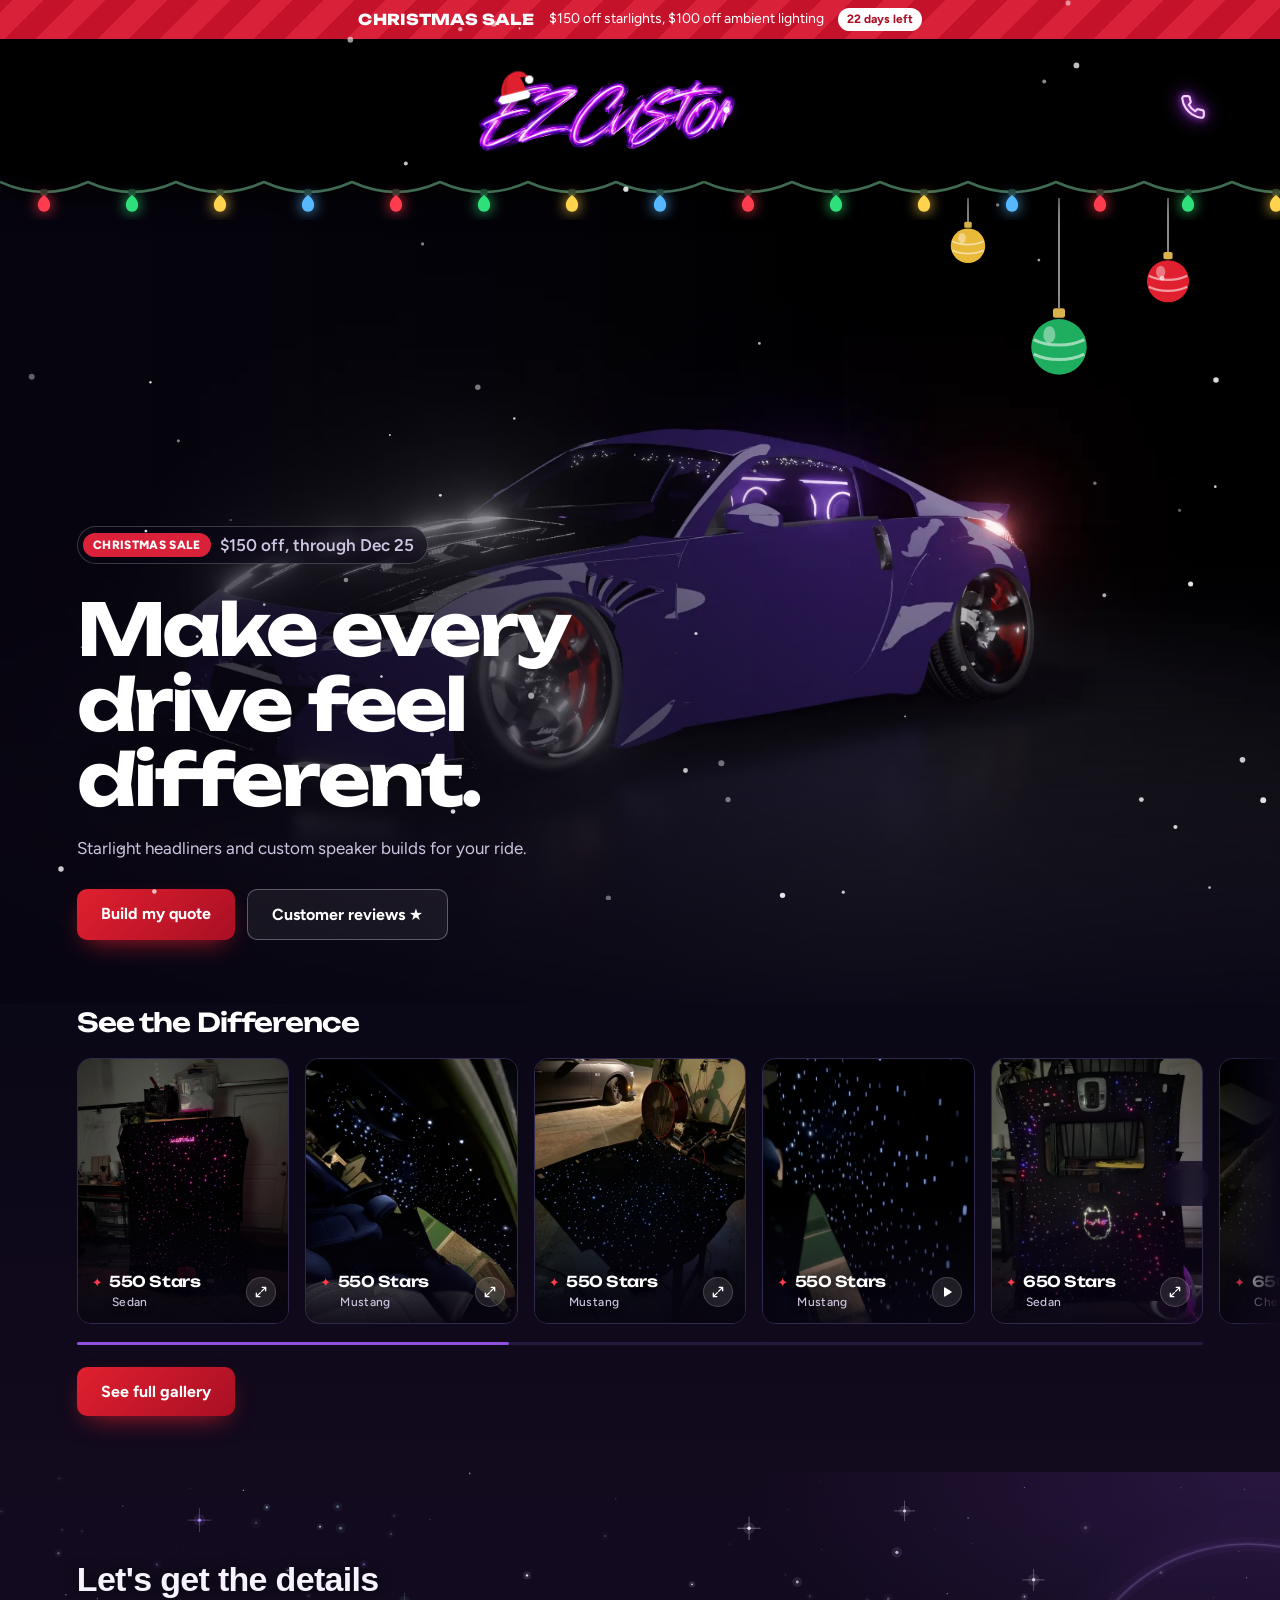
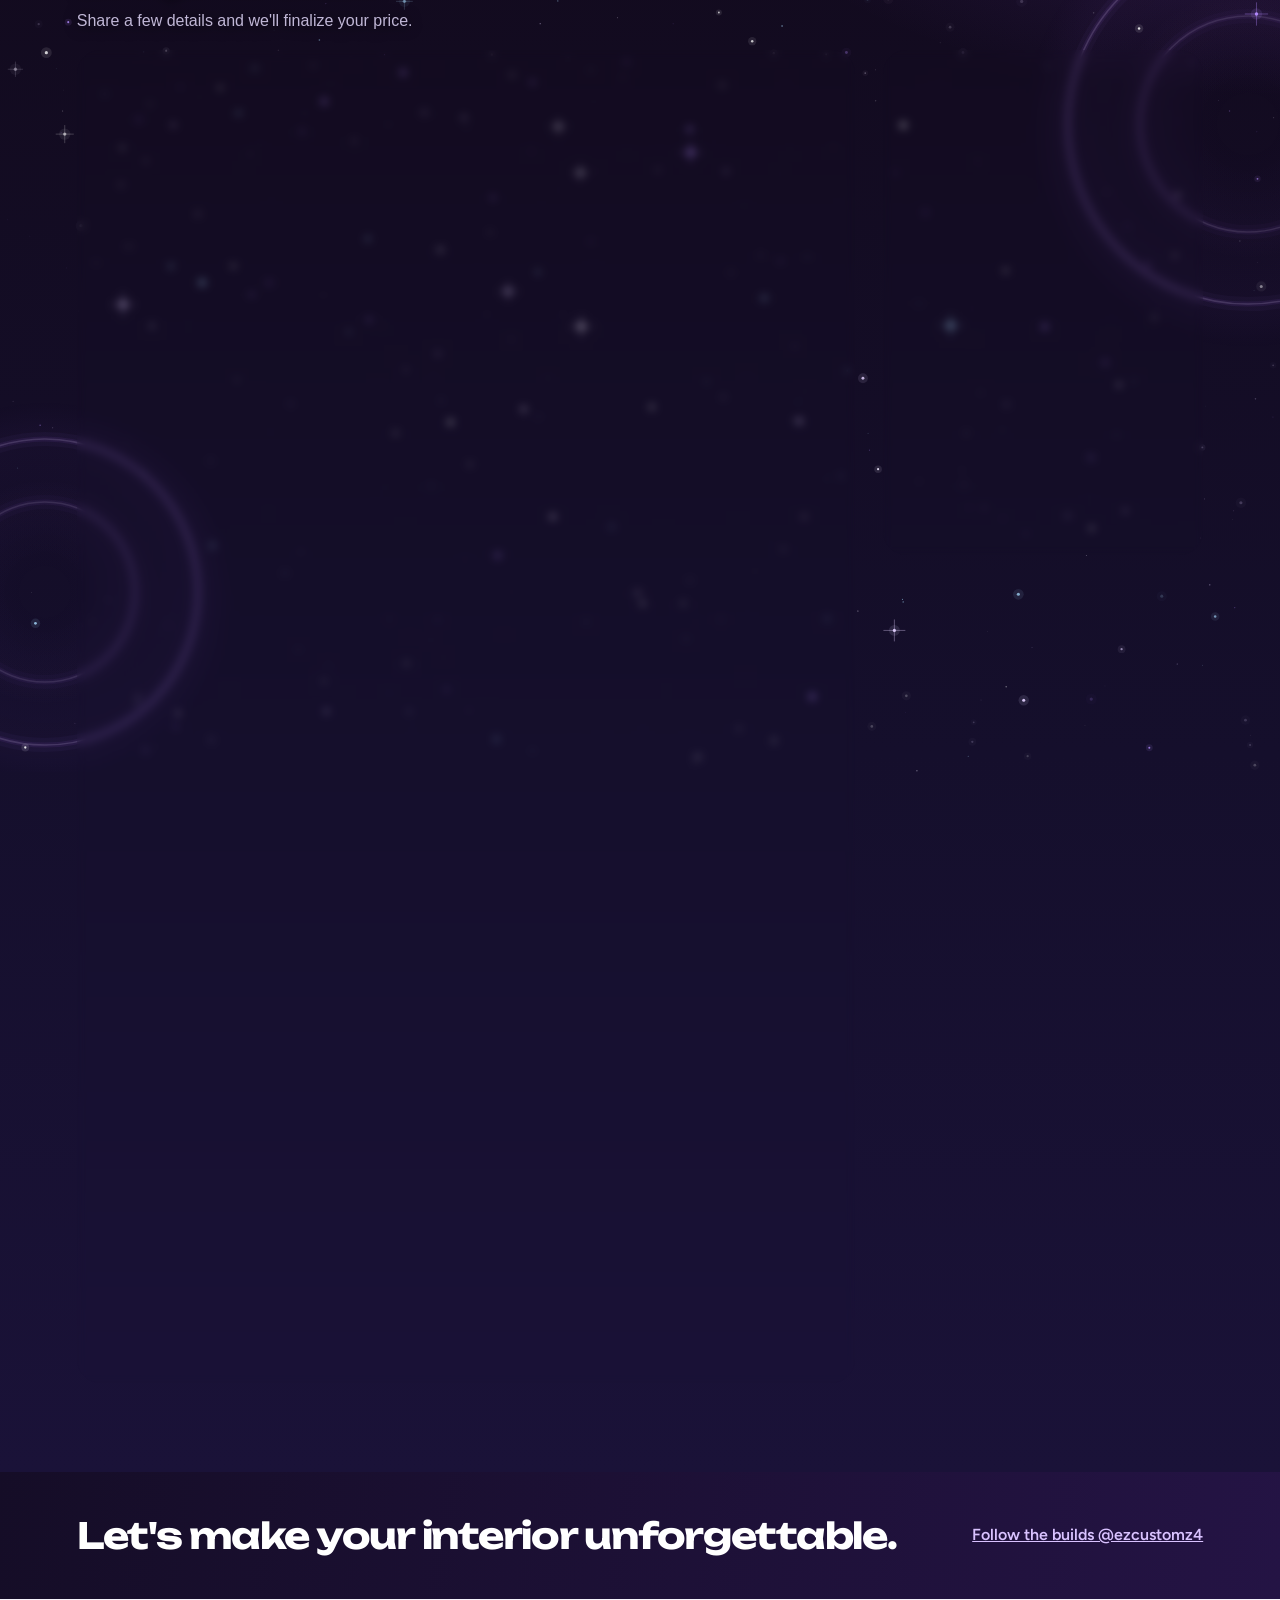
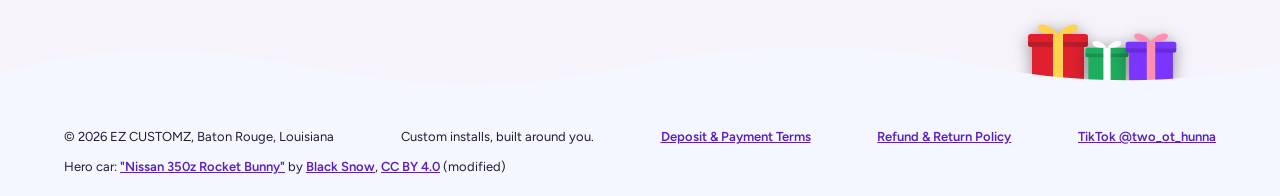
<file: index.html>
<!DOCTYPE html>
<html lang="en">
<head>
<meta charset="utf-8">
<meta name="viewport" content="width=device-width, initial-scale=1, viewport-fit=cover">
<title>Custom Starlight Headliners &amp; Speaker Builds | EZ CUSTOMZ Baton Rouge</title>
<link rel="preload" as="image" href="assets/neon-logo.webp">
<meta name="description" content="Custom starlight headliners, ambient lighting and speaker builds in Baton Rouge, Louisiana. Build your quote online and request a date in minutes.">
<link rel="canonical" href="https://ezcustomz.co/">
<meta name="theme-color" content="#0f0a20">
<link rel="icon" href="/favicon.ico" sizes="any">
<link rel="icon" type="image/png" sizes="512x512" href="/assets/icon-512.png">
<link rel="apple-touch-icon" href="/assets/icon-180.png">
<meta property="og:type" content="website">
<meta property="og:site_name" content="EZ CUSTOMZ">
<meta property="og:title" content="EZ CUSTOMZ | Custom Starlight Headliners in Baton Rouge">
<meta property="og:description" content="Custom starlight headliners, ambient lighting and speaker builds in Baton Rouge, Louisiana. Build your quote online and request a date in minutes.">
<meta property="og:url" content="https://ezcustomz.co/">
<meta property="og:image" content="https://ezcustomz.co/assets/og-image.png">
<meta property="og:image:width" content="1200">
<meta property="og:image:height" content="630">
<meta property="og:image:alt" content="EZ CUSTOMZ headliner customs logo">
<meta name="twitter:card" content="summary_large_image">
<meta name="twitter:title" content="EZ CUSTOMZ | Custom Starlight Headliners in Baton Rouge">
<meta name="twitter:description" content="Custom starlight headliners, ambient lighting and speaker builds in Baton Rouge, Louisiana. Build your quote online and request a date in minutes.">
<meta name="twitter:image" content="https://ezcustomz.co/assets/og-image.png">
<link rel="stylesheet" href="https://fonts.googleapis.com/css2?family=Unbounded:wght@500;700&family=Figtree:wght@400;600;700&display=swap">
<style>
:root{--bg:#f6f3fb;--card:#fff;--ink:#1a1428;--mute:#6b6478;--line:#e3dded;--vio:#8f4fe0;--vio-d:#6d33b8;--err:#c62828;--soft:#f0e8fb;--night:#0f0a20;--star:#f3ecff;--head:'Unbounded','Arial Black',system-ui,sans-serif;--body:'Figtree',system-ui,-apple-system,'Segoe UI',sans-serif;box-sizing:border-box;padding-top:env(safe-area-inset-top,0px);padding-bottom:env(safe-area-inset-bottom,0px)}
@media(prefers-color-scheme:dark){:root:not([data-theme="light"]){--bg:#151025;--card:#1e1736;--ink:#f1ecfa;--mute:#a79fb8;--line:#33294f;--soft:#2a1f47;--vio:#a46af0;--vio-d:#b98af5;--err:#ff8a8a}}
:root[data-theme="dark"]{--bg:#151025;--card:#1e1736;--ink:#f1ecfa;--mute:#a79fb8;--line:#33294f;--soft:#2a1f47;--vio:#a46af0;--vio-d:#b98af5;--err:#ff8a8a}
html{scroll-padding-top:env(safe-area-inset-top,0px);scroll-behavior:smooth}
*,*::before,*::after{box-sizing:border-box}
body{margin:0;background:var(--bg);color:var(--ink);font:400 16px/1.55 var(--body)}
a{color:inherit}
:focus-visible{outline:3px solid var(--vio);outline-offset:2px}
header{display:flex;justify-content:space-between;align-items:center;gap:12px;padding:8px clamp(18px,5vw,64px);background:var(--night);color:#fff}
.logo{display:flex;align-items:center;gap:14px;text-decoration:none;color:#fff}
.logo img{height:64px;width:auto;display:block;mix-blend-mode:screen}
.loc{font-size:13px;color:#a99dc2}
.call{text-decoration:none;font-weight:600;font-size:15px;color:#fff;border:1px solid #4a3b72;padding:9px 14px;border-radius:999px}
.hero{position:relative;background:radial-gradient(90% 70% at 62% 30%,#1b1236,#0a0716 70%);color:#fff;overflow:hidden;min-height:min(78vh,620px);display:flex;align-items:flex-end}
#sky{position:absolute;inset:0;width:100%;height:100%}
.hero::after{content:'';position:absolute;inset:0;z-index:1;pointer-events:none;background:linear-gradient(0deg,rgba(10,7,22,.88) 0%,rgba(10,7,22,.55) 35%,transparent 65%),radial-gradient(120% 100% at 50% 40%,transparent 55%,rgba(5,3,12,.7))}
.hero-in{z-index:2;position:relative;padding:60px clamp(18px,6vw,90px) 64px;max-width:760px;pointer-events:none}
.hero-in a{pointer-events:auto}
h1{font:700 clamp(36px,6.4vw,72px)/1.04 var(--head);letter-spacing:-.04em;margin:0 0 18px}
.hero p{color:#cfc5e2;max-width:46ch;font-size:17px;margin:0 0 28px}
.btn{display:inline-block;background:var(--vio);color:#fff;border:0;border-radius:10px;padding:15px 24px;font:700 16px var(--body);text-decoration:none;cursor:pointer}
.btn:hover{background:var(--vio-d)}
.hint{z-index:2;position:absolute;right:clamp(18px,4vw,48px);bottom:18px;font-size:13px;color:#a99dc2}
main{padding:clamp(44px,7vw,90px) clamp(16px,6vw,90px)}
.wrap{max-width:1140px;margin:0 auto}
h2{font:700 clamp(28px,4vw,42px)/1.1 var(--head);letter-spacing:-.035em;margin:0 0 10px}
.lede{color:var(--mute);max-width:56ch;margin:0 0 34px}
.layout{display:grid;grid-template-columns:minmax(0,1fr) 320px;gap:28px;align-items:start}
form{background:var(--card);border:1px solid var(--line);border-radius:14px;padding:clamp(20px,4vw,40px)}
fieldset{border:0;padding:0;margin:0 0 34px}
legend{font:600 20px var(--head);letter-spacing:-.03em;padding:0;margin-bottom:4px}
.sub{color:var(--mute);font-size:14px;margin:0 0 16px}
.row{display:grid;grid-template-columns:repeat(3,minmax(0,1fr));gap:14px}
.row.two{grid-template-columns:repeat(2,minmax(0,1fr))}
label.f{display:flex;flex-direction:column;gap:6px;font-weight:600;font-size:14px}
.opt{font-weight:400;color:var(--mute)}
input,select,textarea{width:100%;font:400 16px var(--body);color:var(--ink);background:var(--bg);border:1px solid var(--line);border-radius:8px;padding:11px 12px;min-height:46px}
select:disabled,input:disabled{opacity:.5}
.wide{grid-column:1/-1}
.types{display:grid;grid-template-columns:repeat(3,1fr);gap:10px}
.type{position:relative;border:1px solid var(--line);border-radius:10px;padding:14px;cursor:pointer;display:block}
.type input{position:absolute;opacity:0;inset:0;min-height:0;cursor:pointer}
.type b{display:block}.type span{font-size:13px;color:var(--mute)}
.type:has(input:checked){border-color:var(--vio);background:var(--soft);box-shadow:inset 0 0 0 1px var(--vio)}
.type:has(input:checked)::after{content:'\2713';position:absolute;top:10px;right:12px;color:var(--vio);font-weight:700}
.type:has(input:focus-visible){outline:3px solid var(--vio)}
.group{margin-top:18px;padding:18px;background:var(--soft);border-radius:10px}
.group h3{margin:0 0 12px;font:600 16px var(--body)}
.check{display:flex;gap:10px;align-items:center;margin-top:14px;font-weight:600;font-size:14px}
.check input{width:20px;height:20px;min-height:0}
.note{font-size:14px;color:var(--mute);margin:14px 0 0}
.err{background:color-mix(in srgb,var(--err) 12%,transparent);color:var(--err);border:1px solid var(--err);border-radius:10px;padding:12px 14px;margin:0 0 16px;font-size:14px;font-weight:600}
.bad{border-color:var(--err)!important;box-shadow:0 0 0 2px color-mix(in srgb,var(--err) 30%,transparent)}
[hidden]{display:none!important}
.go{display:flex;gap:16px;align-items:center;flex-wrap:wrap;border-top:1px solid var(--line);padding-top:22px}
.go p{margin:0;font-size:13px;color:var(--mute)}
aside{position:sticky;top:20px;background:var(--night);color:#fff;border-radius:14px;padding:24px}
aside h3{margin:0;font:600 14px var(--body);color:#b9aed1}
.amt{font:700 44px/1.1 var(--head);letter-spacing:-.04em;margin:10px 0 6px;overflow-wrap:anywhere}
.amt small{font:400 13px var(--body);color:#b9aed1;margin-left:6px}
.amt.q{font-size:28px}
.help{color:#b9aed1;font-size:14px;margin:0 0 16px;min-height:42px}
.ln{display:flex;justify-content:space-between;gap:12px;font-size:14px;color:#b9aed1;border-top:1px solid #34294f;padding:11px 0}
.ln b{color:#f3eef9;text-align:right;font-weight:600}
.dep{background:#231a3a;border-radius:10px;padding:14px;margin-top:14px}
.dep b{display:block;font-size:17px}.dep span{font-size:13px;color:#b9aed1}
.reach{margin-top:18px;font-size:14px;display:grid;gap:6px}
.reach a{color:#dcc6f7;font-weight:600}
.fine{font-size:12px;color:#8f84a8;margin-top:14px}
.done{background:var(--card);border:1px solid var(--vio);border-radius:14px;padding:clamp(20px,4vw,36px)}
.done h3{font:700 24px var(--head);letter-spacing:-.03em;margin:0 0 8px}
.done textarea{min-height:190px;margin:14px 0;font-size:14px}
.look{background:var(--soft);border-left:4px solid var(--vio);border-radius:10px;padding:14px 16px;margin:16px 0 0}.look b{display:block;margin-bottom:4px}.look span{font-weight:700;color:var(--vio-d);white-space:nowrap}
.done .acts{display:flex;gap:10px;flex-wrap:wrap}
.btn.alt{background:transparent;color:var(--ink);border:1px solid var(--line)}
.btn.alt:hover{background:var(--soft)}
.ig{background:var(--night);color:#fff;padding:44px clamp(18px,6vw,90px);display:flex;justify-content:space-between;align-items:center;gap:20px;flex-wrap:wrap}
.ig h2{margin:0;font-size:clamp(24px,3.4vw,36px)}
.ig a{color:#dcc6f7;font-weight:600}
footer a{color:#c9bbe0;font-weight:600}
footer{background:#0a0615;color:#8f84a8;font-size:13px;padding:18px clamp(18px,6vw,64px);display:flex;justify-content:space-between;gap:10px;flex-wrap:wrap}
.cal-wrap{display:flex;gap:20px;flex-wrap:wrap;align-items:flex-start}
.cal{width:100%;max-width:360px;border:1px solid var(--line);border-radius:12px;padding:14px;background:var(--bg)}
.cal-head{display:flex;justify-content:space-between;align-items:center;margin-bottom:10px}
.cal-head b{font:600 16px var(--head);letter-spacing:-.02em}
.cn{width:40px;height:40px;border:1px solid var(--line);border-radius:8px;background:var(--card);color:var(--ink);font-size:20px;cursor:pointer}
.cn:disabled{opacity:.35;cursor:not-allowed}
.cg{display:grid;grid-template-columns:repeat(7,1fr);gap:4px}
.cg span{text-align:center;font-size:12px;color:var(--mute);padding:4px 0}
.day{aspect-ratio:1;border:0;border-radius:8px;background:transparent;color:var(--ink);font:600 14px var(--body);cursor:pointer}
.day:hover:not(:disabled){background:var(--soft)}
.day:disabled{opacity:.3;cursor:not-allowed}
.day.sel{background:var(--vio);color:#fff}
.pick{flex:1;min-width:220px;background:var(--soft);border-radius:12px;padding:18px}
.pick small{color:var(--mute);font-size:13px}
.pick b{display:block;font:600 20px/1.25 var(--head);letter-spacing:-.03em;margin:6px 0 12px}
.pick button{background:transparent;border:1px solid var(--line);color:var(--ink);border-radius:8px;padding:8px 14px;font:600 14px var(--body);cursor:pointer}
@media(max-width:900px){.layout{grid-template-columns:1fr}aside{position:static}.types{grid-template-columns:1fr}}
@media(max-width:600px){.logo img{height:52px}.loc{display:none}.row,.row.two{grid-template-columns:1fr}.hint{display:none}.call{font-size:14px}}
/* ---- starlight gallery (under the hero) ---- */
.gal{--gp:clamp(18px,6vw,90px);background:#0a0716;color:#fff;padding:4px 0 clamp(34px,5vw,56px);overflow:hidden}
.gal-wrap{max-width:1320px;padding-inline:var(--gp)}
.gal h2{font:600 clamp(20px,2.6vw,26px)/1.15 var(--head);letter-spacing:-.035em;margin:0 0 6px}
.gal-sub{margin:0 0 6px;font-size:14px;color:#a99dc2;max-width:60ch}
.gal-stage{position:relative}
.gal-row{display:flex;gap:16px;margin:0 calc(var(--gp) * -1);padding:14px var(--gp) 16px;list-style:none;overflow-x:auto;scroll-snap-type:x mandatory;scroll-padding-inline:var(--gp);scrollbar-width:none;-webkit-overflow-scrolling:touch;overscroll-behavior-x:contain;--fl:0;--fr:1;
  -webkit-mask-image:linear-gradient(90deg,transparent 0,#000 calc(var(--fl) * 40px),#000 calc(100% - var(--fr) * 56px),transparent 100%);mask-image:linear-gradient(90deg,transparent 0,#000 calc(var(--fl) * 40px),#000 calc(100% - var(--fr) * 56px),transparent 100%)}
.gal-row::-webkit-scrollbar{display:none}
.gal-row li{flex:0 0 min(68vw,280px);scroll-snap-align:start}
.gal-card{position:relative;display:block;width:100%;aspect-ratio:4/5;padding:0;border:1px solid #33294f;border-radius:14px;overflow:hidden;background:#120c26;color:#fff;cursor:pointer;font:inherit;-webkit-tap-highlight-color:transparent;transition:transform .35s cubic-bezier(.2,.7,.2,1),border-color .35s,box-shadow .35s}
.gal-card img{position:absolute;inset:0;width:100%;height:100%;object-fit:cover;opacity:0;transition:opacity .5s ease,transform .7s cubic-bezier(.2,.7,.2,1)}
.gal-card img.ld{opacity:1}
.gal-card::after{content:'';position:absolute;inset:0;pointer-events:none;background:linear-gradient(0deg,rgba(8,5,18,.92) 0,rgba(8,5,18,.5) 22%,transparent 46%)}
.gal-cap{position:absolute;z-index:1;left:14px;right:12px;bottom:13px;display:flex;align-items:center;justify-content:space-between;gap:8px}
.gal-t{display:flex;flex-direction:column;align-items:flex-start;gap:4px;min-width:0;text-align:left}
.gal-cap small{font:500 12px/1.2 var(--body);letter-spacing:.03em;color:#cfc5e2;padding-left:20px;text-shadow:0 1px 8px rgba(0,0,0,.6)}
.gal-cap b{font:600 15px/1.2 var(--head);letter-spacing:-.03em;text-shadow:0 1px 10px rgba(0,0,0,.6)}
.gal-cap b::before{content:'\2726';color:var(--vio);margin-right:7px;font-size:13px}
.gal-ex{display:grid;place-items:center;width:30px;height:30px;border-radius:50%;background:rgba(255,255,255,.1);border:1px solid rgba(255,255,255,.18);flex:none;transition:background .3s}
.gal-ex svg{width:14px;height:14px}
.gal-card:focus-visible{outline:3px solid var(--vio);outline-offset:3px}
.noimg .gal-card{background:radial-gradient(circle at 30% 25%,#2a1f47,#120c26 70%)}
.noimg .gal-card img{display:none}
.noimg .gal-card::before{content:'Photo coming soon';position:absolute;inset:0;display:grid;place-items:center;font-size:13px;color:#a99dc2;padding-bottom:40px}
.gal-bar{position:relative;height:3px;border-radius:3px;background:#241a3f;margin-top:2px}
.gal-bar[hidden]{display:none}
.gal-bar i{position:absolute;top:0;bottom:0;left:0;width:30%;border-radius:3px;background:var(--vio);transition:left .15s linear}
.gal-hint{margin:10px 0 0;font-size:12.5px;color:#8f84a8}
.g-mouse{display:none}
.gal-arrow{display:none;position:absolute;top:50%;z-index:2;width:44px;height:44px;margin-top:-30px;border-radius:50%;place-items:center;border:1px solid #4a3b72;background:rgba(15,10,32,.78);-webkit-backdrop-filter:blur(8px);backdrop-filter:blur(8px);color:#fff;cursor:pointer;transition:opacity .25s,background .25s}
.gal-arrow:hover{background:var(--vio-d)}
.gal-arrow.prev{left:-6px}.gal-arrow.next{right:-6px}
.gal-arrow:disabled{opacity:0;pointer-events:none}
@media(hover:hover) and (pointer:fine){
  .gal-card:hover{transform:translateY(-5px);border-color:var(--vio);box-shadow:0 16px 38px rgba(143,79,224,.3)}
  .gal-card:hover img{transform:scale(1.05)}
  .gal-card:hover .gal-ex{background:var(--vio)}
  .gal-arrow{display:grid}.g-touch{display:none}.g-mouse{display:inline}
}
@media(min-width:600px){.gal-row li{flex-basis:clamp(190px,calc((100% - 32px) / 2.6),260px)}}
@media(min-width:1000px){.gal-row li{flex-basis:calc((100% - 64px) / 5)}}
/* lightbox */
.lb{position:fixed;inset:0;z-index:100;display:flex;flex-direction:column;align-items:center;justify-content:center;padding:60px 14px 18px;opacity:0;visibility:hidden;touch-action:none;overscroll-behavior:contain;transition:opacity .28s ease,visibility 0s linear .28s}
.lb.open{opacity:1;visibility:visible;transition:opacity .28s ease}
.lb-bg{position:absolute;inset:0;background:rgba(6,4,14,.84);-webkit-backdrop-filter:blur(12px);backdrop-filter:blur(12px)}
.lb-fig{position:relative;margin:0;display:flex;flex-direction:column;align-items:center;gap:14px;max-width:100%;transform:translateY(10px) scale(.96);transition:transform .34s cubic-bezier(.2,.7,.2,1)}
.lb.open .lb-fig{transform:none}
.lb-fig img{display:block;max-width:min(94vw,980px);max-height:calc(100vh - 170px);max-height:calc(100dvh - 170px);width:auto;height:auto;border-radius:14px;border:1px solid #33294f;box-shadow:0 24px 70px rgba(0,0,0,.6);background:#120c26;transition:opacity .22s ease}
.lb-fig img.sw{opacity:0}
.lb-fig video{display:block;max-width:min(94vw,980px);max-height:calc(100vh - 170px);max-height:calc(100dvh - 170px);width:auto;height:auto;border-radius:14px;border:1px solid #33294f;box-shadow:0 24px 70px rgba(0,0,0,.6);background:#000}
.lb-fig video[hidden],.lb-fig img[hidden]{display:none}
.lb-bar{display:flex;align-items:center;gap:14px;color:#fff}
.lb-cap{min-width:150px;text-align:center}
.lb-cap b{display:block;font:600 17px/1.2 var(--head);letter-spacing:-.03em}
.lb-cap b::before{content:'\2726';color:var(--vio);margin-right:8px;font-size:14px}
.lb-cap span{font-size:13px;color:#a99dc2}
.lb-btn{display:grid;place-items:center;width:46px;height:46px;border-radius:50%;border:1px solid #4a3b72;background:rgba(15,10,32,.8);color:#fff;cursor:pointer;flex:none;transition:background .25s}
.lb-btn:hover{background:var(--vio-d)}
.lb-x{position:absolute;z-index:2;top:max(12px,env(safe-area-inset-top));right:max(14px,env(safe-area-inset-right))}
.lb-btn svg{width:20px;height:20px}
html.lb-lock{overflow:hidden}
@media(prefers-reduced-motion:reduce){.gal-card,.gal-card img,.lb,.lb-fig,.lb-fig img{transition:none!important}.gal-card:hover{transform:none}.gal-row{scroll-behavior:auto}}
@media(prefers-reduced-motion:reduce){html{scroll-behavior:auto}}

/* ---- Neon purple/pink accents, matching the header sign (--org keeps its old name) ---- */
:root{--org:#d65cff;--org-d:#a61fc9}
.hero,.ig,.gal,main{position:relative}
main{overflow-x:clip}
.hero{background:radial-gradient(55% 45% at 8% 100%,rgba(214,92,255,.26),transparent 70%),radial-gradient(90% 70% at 62% 30%,#1b1236,#0a0716 70%)}
.btn{background:linear-gradient(135deg,#8f2be0,#d12fd8);box-shadow:0 8px 26px rgba(214,92,255,.3)}
.btn:hover{background:linear-gradient(135deg,var(--vio-d),var(--org));filter:none}
.btn.alt{background:transparent;box-shadow:none}.btn.alt:hover{background:var(--soft)}
.gal{background:linear-gradient(180deg,#0a0716,#120a1d)}
.gal-card:hover{border-color:var(--org)!important;box-shadow:0 14px 40px rgba(214,92,255,.25)!important}
.gal-t b::before,.gal-cap b::before{color:var(--org)}
main{background:radial-gradient(60% 260px at 100% 0,rgba(214,92,255,.12),transparent 70%),var(--bg)}
h2{position:relative}
.wrap>h2::after{content:'';display:block;width:64px;height:4px;border-radius:4px;margin-top:10px;background:linear-gradient(90deg,var(--org),var(--vio))}
.type:has(input:checked){border-color:var(--org);box-shadow:inset 0 0 0 1px var(--org)}
.type:has(input:checked)::after{color:var(--org)}
.group{border-left:4px solid var(--org)}
.day.sel{background:linear-gradient(135deg,var(--org),#b026d8)}
aside{background:linear-gradient(180deg,#1a0f2a,#0f0a20);border:1px solid rgba(214,92,255,.35);box-shadow:0 0 40px rgba(214,92,255,.12);position:sticky}
.amt{background:linear-gradient(90deg,#f0a6ff,#d65cff);-webkit-background-clip:text;background-clip:text;color:transparent}
.amt small{-webkit-text-fill-color:#b9aed1}
.dep{border:1px solid rgba(214,92,255,.45)}.dep b{color:#f0a6ff}
.ig{background:linear-gradient(100deg,#1a0f2a,#2a0f3a 140%);overflow:hidden}
.ig a{color:#f0a6ff}
footer{border-top:2px solid var(--org);align-items:center}
.pgh{display:block;font-size:14px;margin:0 0 8px}.pg{display:grid;grid-template-columns:repeat(auto-fill,minmax(132px,1fr));gap:10px;margin:0 0 16px}
.pg button{position:relative;display:flex;flex-direction:column;align-items:flex-start;gap:2px;text-align:left;padding:11px 12px;border-radius:10px;border:1px solid var(--line);background:var(--card);color:var(--ink);font:600 13px var(--body);cursor:pointer;min-height:0}
.pg button:hover{border-color:var(--org)}
.pg button[aria-pressed=true]{border-color:var(--org);box-shadow:inset 0 0 0 1px var(--org);background:color-mix(in srgb,var(--org) 9%,var(--card))}
.pg .old{font-size:15px;font-weight:600;color:#7d7790;text-decoration:line-through;text-decoration-thickness:2px;text-decoration-color:#d33}
.pg .now{font:700 20px/1.1 var(--head);letter-spacing:-.03em;color:var(--org-d)}
.pg .tag{position:absolute;top:-8px;right:8px;background:var(--org);color:#fff;font:700 10px var(--body);letter-spacing:.04em;text-transform:uppercase;padding:2px 7px;border-radius:99px}
@media(prefers-color-scheme:dark){.pg .now{color:#e58bff}.pg .old{color:#9a93ad}}
@media(max-width:900px){aside{margin-top:6px}}
@media(max-width:600px){.pg{grid-template-columns:repeat(2,1fr)}}

/* ---- UI refresh (redesign-test). Delete this block to go back to the previous look. Violet-first controls, real hover/press/focus states. ---- */
:root{--ease:cubic-bezier(.23,1,.32,1);--glow:rgba(143,79,224,.38)}
h1,h2,legend{text-wrap:balance}
.lede,.sub,.hero p{text-wrap:pretty}
.amt{font-variant-numeric:tabular-nums}
.skip{position:absolute;left:12px;top:-60px;z-index:100;background:var(--vio);color:#fff;font-weight:700;padding:10px 16px;border-radius:10px;text-decoration:none;transition:top .18s var(--ease)}
.skip:focus{top:12px}

/* buttons */
.btn{background:linear-gradient(135deg,#a468f0,var(--vio-d));box-shadow:0 8px 24px -6px var(--glow),inset 0 1px 0 rgba(255,255,255,.22);transition:transform .16s var(--ease),box-shadow .2s var(--ease),filter .2s var(--ease)}
.btn:active{transform:scale(.97)}
.btn:disabled{opacity:.6;cursor:wait;transform:none}
.btn.alt{box-shadow:none}
.call{transition:background .2s var(--ease),border-color .2s var(--ease),transform .16s var(--ease)}
.call:active{transform:scale(.97)}
.cn,.lb-btn{transition:background .2s var(--ease),border-color .2s var(--ease),transform .16s var(--ease)}
.cn:active:not(:disabled){transform:scale(.94)}
@media(hover:hover) and (pointer:fine){
  .btn:hover{background:linear-gradient(135deg,#b07af5,#7d3fd0);filter:none;transform:translateY(-1px);box-shadow:0 14px 30px -8px var(--glow),inset 0 1px 0 rgba(255,255,255,.28)}
  .btn.alt:hover{transform:none;box-shadow:none}
  .call:hover{background:rgba(143,79,224,.18);border-color:var(--vio)}
  .cn:hover:not(:disabled){border-color:var(--vio);background:var(--soft)}
  .type:hover{border-color:var(--vio);transform:translateY(-1px)}
  input:hover:not(:disabled),select:hover:not(:disabled),textarea:hover{border-color:color-mix(in srgb,var(--vio) 55%,var(--line))}
}

/* fields */
input,select,textarea{background:color-mix(in srgb,var(--card) 70%,var(--bg));transition:border-color .15s var(--ease),box-shadow .15s var(--ease),background .15s var(--ease)}
input:focus,select:focus,textarea:focus{outline:0;border-color:var(--vio);background:var(--card);box-shadow:0 0 0 4px color-mix(in srgb,var(--vio) 22%,transparent)}
.check input{accent-color:var(--vio)}

/* option tiles and groups: purple, not orange */
.type{transition:border-color .18s var(--ease),background .18s var(--ease),box-shadow .18s var(--ease),transform .16s var(--ease)}
.type:active{transform:scale(.98)}
.type:has(input:checked){border-color:var(--vio);box-shadow:inset 0 0 0 1px var(--vio),0 10px 24px -14px var(--glow)}
.type:has(input:checked)::after{color:var(--vio)}
.group{border-left:4px solid var(--vio)}

/* calendar */
.day{transition:background .15s var(--ease),transform .15s var(--ease),box-shadow .15s var(--ease)}
.day:active:not(:disabled){transform:scale(.94)}
.day.sel{background:linear-gradient(135deg,#a468f0,var(--vio-d));color:#fff;box-shadow:0 6px 16px -4px var(--glow)}
.day:disabled{opacity:.38;cursor:not-allowed;text-decoration:line-through;text-decoration-thickness:1px}
.cal{background:color-mix(in srgb,var(--card) 60%,var(--bg))}

/* form card, estimate, closing band */
form{border-color:color-mix(in srgb,var(--vio) 14%,var(--line));box-shadow:0 30px 60px -40px var(--glow)}
.wrap>h2::after{background:linear-gradient(90deg,var(--vio),#c9a6ff)}
aside{border:1px solid rgba(164,106,240,.4);box-shadow:0 24px 60px -30px var(--glow);transition:box-shadow .3s var(--ease)}
.amt{background:linear-gradient(90deg,#fff,#cdb4ff);-webkit-background-clip:text;background-clip:text}
.dep{border:1px solid rgba(164,106,240,.45);background:rgba(143,79,224,.12)}
.dep b{color:#e0cfff}
.ig{background:linear-gradient(100deg,#150d27,#2a1650 140%)}
.ig a{color:#d9c2ff}
.reach a{color:#d9c2ff}

/* hero and dividers: violet glow instead of orange */
.hero{background:radial-gradient(55% 45% at 8% 100%,rgba(143,79,224,.32),transparent 70%),radial-gradient(90% 70% at 62% 30%,#1b1236,#0a0716 70%)}
main{background:radial-gradient(60% 260px at 100% 0,rgba(143,79,224,.14),transparent 70%),linear-gradient(180deg,#120a1d,transparent 140px),var(--bg)}
.gal-card:hover{border-color:var(--vio)!important;box-shadow:0 14px 40px rgba(143,79,224,.32)!important}
.gal-t b::before,.gal-cap b::before{color:#c9a6ff}

.pg button{transition:border-color .16s var(--ease),box-shadow .16s var(--ease),transform .16s var(--ease),background .16s var(--ease)}
.pg button:active{transform:scale(.97)}
@media(hover:hover) and (pointer:fine){.pg button:hover{border-color:var(--vio);transform:translateY(-1px)}}
.pg button[aria-pressed=true]{border-color:var(--vio);box-shadow:inset 0 0 0 1px var(--vio),0 10px 24px -14px var(--glow);background:color-mix(in srgb,var(--vio) 9%,var(--card))}
.pg .now{color:var(--vio-d)}
.pg .tag{background:var(--vio);color:#fff}
@media(prefers-color-scheme:dark){.pg .now{color:#cfb2ff}}
:root[data-theme="dark"] .pg .now{color:#cfb2ff}

/* neon accents on top of the violet base: buttons, selections, prices */
:root{--glow-o:rgba(214,92,255,.40)}
.btn{background:linear-gradient(135deg,#8f2be0,#d12fd8);box-shadow:0 8px 26px -6px var(--glow-o),inset 0 1px 0 rgba(255,255,255,.25)}
.btn.alt{background:transparent;box-shadow:none}
@media(hover:hover) and (pointer:fine){
  .btn:hover{background:linear-gradient(135deg,#a33df0,#e545e6);box-shadow:0 14px 34px -8px var(--glow-o),inset 0 1px 0 rgba(255,255,255,.3)}
  .btn.alt:hover{background:var(--soft);box-shadow:none}
  .pg button:hover{border-color:var(--org)}
}
.type:has(input:checked){border-color:var(--org);box-shadow:inset 0 0 0 1px var(--org),0 10px 24px -14px var(--glow-o)}
.type:has(input:checked)::after{color:var(--org)}
.group{border-left-color:var(--org)}
.day.sel{background:linear-gradient(135deg,#d65cff,#b026d8);box-shadow:0 6px 16px -4px var(--glow-o)}
.pg button[aria-pressed=true]{border-color:var(--org);box-shadow:inset 0 0 0 1px var(--org),0 10px 24px -14px var(--glow-o);background:color-mix(in srgb,var(--org) 9%,var(--card))}
.pg .now{color:var(--org-d)}
.pg .tag{background:var(--org);color:#fff}
@media(prefers-color-scheme:dark){.pg .now{color:#e58bff}}
:root[data-theme="dark"] .pg .now{color:#e58bff}
.wrap>h2::after{background:linear-gradient(90deg,var(--vio),var(--org))}
.amt{background:linear-gradient(90deg,#f0a6ff,#d65cff);-webkit-background-clip:text;background-clip:text}
.dep{border:1px solid rgba(214,92,255,.45);background:rgba(214,92,255,.08)}
.dep b{color:#f0a6ff}
.gal-card:hover{border-color:var(--org)!important;box-shadow:0 14px 40px rgba(214,92,255,.28)!important}
.gal-t b::before,.gal-cap b::before{color:var(--org)}
.call:hover{border-color:var(--org)}

/* full-width gallery */
.gal-wrap{max-width:none}
@media(min-width:1500px){.gal-row li{flex-basis:calc((100% - 80px) / 6)}}

/* quote section: dark like the hero, with a faint starfield around the form */
main{--bg:#151025;--card:#1e1736;--ink:#f1ecfa;--mute:#a79fb8;--line:#33294f;--soft:#2a1f47;--vio:#a46af0;--vio-d:#b98af5;--err:#ff8a8a;color:var(--ink);color-scheme:dark;
  background:radial-gradient(60% 320px at 100% 0,rgba(143,79,224,.18),transparent 70%),linear-gradient(180deg,#120a1d 0%,#150f2c 55%,#1a1238 100%)}
main::before{content:'';position:absolute;inset:0;z-index:0;pointer-events:none;opacity:.55;
  background-image:url("data:image/svg+xml,%3Csvg xmlns=%27http://www.w3.org/2000/svg%27 width=%27420%27 height=%27420%27%3E%3Ccircle cx=%270%27 cy=%27387%27 r=%270.70%27 fill=%27%23ffffff%27 fill-opacity=%270.46%27/%3E%3Ccircle cx=%27224%27 cy=%27138%27 r=%271.03%27 fill=%27%23ffffff%27 fill-opacity=%270.73%27/%3E%3Ccircle cx=%27287%27 cy=%27267%27 r=%271.07%27 fill=%27%23ffffff%27 fill-opacity=%270.47%27/%3E%3Ccircle cx=%27297%27 cy=%27293%27 r=%270.54%27 fill=%27%23ffffff%27 fill-opacity=%270.69%27/%3E%3Ccircle cx=%27387%27 cy=%27339%27 r=%270.59%27 fill=%27%23ffffff%27 fill-opacity=%270.61%27/%3E%3Ccircle cx=%27289%27 cy=%27270%27 r=%270.90%27 fill=%27%23ffffff%27 fill-opacity=%270.81%27/%3E%3Ccircle cx=%27156%27 cy=%27141%27 r=%271.09%27 fill=%27%23d9c2ff%27 fill-opacity=%270.52%27/%3E%3Ccircle cx=%27125%27 cy=%27180%27 r=%270.71%27 fill=%27%23ffffff%27 fill-opacity=%270.82%27/%3E%3Ccircle cx=%27306%27 cy=%27369%27 r=%270.54%27 fill=%27%23ffffff%27 fill-opacity=%270.49%27/%3E%3Ccircle cx=%27214%27 cy=%27177%27 r=%270.64%27 fill=%27%23d9c2ff%27 fill-opacity=%270.80%27/%3E%3Ccircle cx=%27153%27 cy=%27145%27 r=%270.97%27 fill=%27%23ffffff%27 fill-opacity=%270.81%27/%3E%3Ccircle cx=%2770%27 cy=%27170%27 r=%270.70%27 fill=%27%23ffffff%27 fill-opacity=%270.53%27/%3E%3Ccircle cx=%27140%27 cy=%27223%27 r=%270.93%27 fill=%27%23ffffff%27 fill-opacity=%270.47%27/%3E%3Ccircle cx=%27192%27 cy=%27362%27 r=%270.94%27 fill=%27%23ffffff%27 fill-opacity=%270.67%27/%3E%3Ccircle cx=%27212%27 cy=%27289%27 r=%271.16%27 fill=%27%23ffffff%27 fill-opacity=%270.55%27/%3E%3Ccircle cx=%27105%27 cy=%27246%27 r=%270.75%27 fill=%27%23ffffff%27 fill-opacity=%270.52%27/%3E%3Ccircle cx=%27334%27 cy=%27369%27 r=%270.58%27 fill=%27%23d9c2ff%27 fill-opacity=%270.76%27/%3E%3Ccircle cx=%27171%27 cy=%2765%27 r=%270.55%27 fill=%27%23d9c2ff%27 fill-opacity=%270.85%27/%3E%3Ccircle cx=%27266%27 cy=%2761%27 r=%270.82%27 fill=%27%23d9c2ff%27 fill-opacity=%270.65%27/%3E%3Ccircle cx=%27387%27 cy=%27372%27 r=%271.12%27 fill=%27%23ffffff%27 fill-opacity=%270.79%27/%3E%3Ccircle cx=%27320%27 cy=%27116%27 r=%270.51%27 fill=%27%23d9c2ff%27 fill-opacity=%270.47%27/%3E%3Ccircle cx=%271%27 cy=%27259%27 r=%270.66%27 fill=%27%23ffffff%27 fill-opacity=%270.72%27/%3E%3Ccircle cx=%27289%27 cy=%27100%27 r=%271.12%27 fill=%27%23ffffff%27 fill-opacity=%270.47%27/%3E%3Ccircle cx=%27376%27 cy=%2750%27 r=%270.84%27 fill=%27%23ffffff%27 fill-opacity=%270.35%27/%3E%3Ccircle cx=%27268%27 cy=%27387%27 r=%270.51%27 fill=%27%23d9c2ff%27 fill-opacity=%270.80%27/%3E%3Ccircle cx=%27407%27 cy=%27237%27 r=%270.98%27 fill=%27%23d9c2ff%27 fill-opacity=%270.48%27/%3E%3Ccircle cx=%2788%27 cy=%27237%27 r=%270.54%27 fill=%27%23ffffff%27 fill-opacity=%270.73%27/%3E%3Ccircle cx=%27300%27 cy=%27209%27 r=%270.52%27 fill=%27%23ffffff%27 fill-opacity=%270.41%27/%3E%3Ccircle cx=%2755%27 cy=%27289%27 r=%271.13%27 fill=%27%23ffffff%27 fill-opacity=%270.37%27/%3E%3Ccircle cx=%27362%27 cy=%27417%27 r=%271.17%27 fill=%27%23ffffff%27 fill-opacity=%270.73%27/%3E%3Ccircle cx=%27104%27 cy=%27306%27 r=%271.12%27 fill=%27%23d9c2ff%27 fill-opacity=%270.55%27/%3E%3Ccircle cx=%27170%27 cy=%27373%27 r=%270.89%27 fill=%27%23ffffff%27 fill-opacity=%270.53%27/%3E%3Ccircle cx=%27309%27 cy=%27141%27 r=%271.01%27 fill=%27%23d9c2ff%27 fill-opacity=%270.56%27/%3E%3Ccircle cx=%27131%27 cy=%27414%27 r=%271.20%27 fill=%27%23ffffff%27 fill-opacity=%270.67%27/%3E%3C/svg%3E"),url("data:image/svg+xml,%3Csvg xmlns=%27http://www.w3.org/2000/svg%27 width=%27680%27 height=%27680%27%3E%3Ccircle cx=%27624%27 cy=%27136%27 r=%271.32%27 fill=%27%23ffffff%27 fill-opacity=%270.25%27/%3E%3Ccircle cx=%27379%27 cy=%27525%27 r=%271.56%27 fill=%27%23d9c2ff%27 fill-opacity=%270.37%27/%3E%3Ccircle cx=%27304%27 cy=%27113%27 r=%271.33%27 fill=%27%23ffffff%27 fill-opacity=%270.38%27/%3E%3Ccircle cx=%27345%27 cy=%27515%27 r=%271.09%27 fill=%27%23d9c2ff%27 fill-opacity=%270.46%27/%3E%3Ccircle cx=%27203%27 cy=%27368%27 r=%270.96%27 fill=%27%23ffffff%27 fill-opacity=%270.45%27/%3E%3Ccircle cx=%27160%27 cy=%27449%27 r=%271.14%27 fill=%27%23ffffff%27 fill-opacity=%270.23%27/%3E%3Ccircle cx=%27560%27 cy=%27623%27 r=%271.53%27 fill=%27%23ffffff%27 fill-opacity=%270.44%27/%3E%3Ccircle cx=%2717%27 cy=%27518%27 r=%271.28%27 fill=%27%23ffffff%27 fill-opacity=%270.45%27/%3E%3Ccircle cx=%2725%27 cy=%2792%27 r=%270.86%27 fill=%27%23d9c2ff%27 fill-opacity=%270.24%27/%3E%3Ccircle cx=%276%27 cy=%27411%27 r=%271.56%27 fill=%27%23d9c2ff%27 fill-opacity=%270.27%27/%3E%3Ccircle cx=%27138%27 cy=%27459%27 r=%270.99%27 fill=%27%23ffffff%27 fill-opacity=%270.36%27/%3E%3Ccircle cx=%27287%27 cy=%27458%27 r=%271.42%27 fill=%27%23ffffff%27 fill-opacity=%270.34%27/%3E%3Ccircle cx=%2742%27 cy=%27156%27 r=%271.45%27 fill=%27%23d9c2ff%27 fill-opacity=%270.54%27/%3E%3Ccircle cx=%27629%27 cy=%27346%27 r=%270.90%27 fill=%27%23ffffff%27 fill-opacity=%270.27%27/%3E%3Ccircle cx=%27116%27 cy=%2753%27 r=%271.02%27 fill=%27%23ffffff%27 fill-opacity=%270.43%27/%3E%3Ccircle cx=%27327%27 cy=%27676%27 r=%270.86%27 fill=%27%23ffffff%27 fill-opacity=%270.34%27/%3E%3Ccircle cx=%273%27 cy=%274%27 r=%271.13%27 fill=%27%23d9c2ff%27 fill-opacity=%270.23%27/%3E%3Ccircle cx=%27628%27 cy=%27529%27 r=%271.41%27 fill=%27%23ffffff%27 fill-opacity=%270.35%27/%3E%3Ccircle cx=%27654%27 cy=%27545%27 r=%271.33%27 fill=%27%23ffffff%27 fill-opacity=%270.40%27/%3E%3Ccircle cx=%27277%27 cy=%27338%27 r=%271.20%27 fill=%27%23ffffff%27 fill-opacity=%270.40%27/%3E%3Ccircle cx=%27452%27 cy=%27430%27 r=%271.38%27 fill=%27%23ffffff%27 fill-opacity=%270.51%27/%3E%3Ccircle cx=%27672%27 cy=%27298%27 r=%271.19%27 fill=%27%23ffffff%27 fill-opacity=%270.54%27/%3E%3C/svg%3E");background-size:420px 420px,680px 680px;background-position:0 0,190px 120px;
  -webkit-mask-image:linear-gradient(180deg,transparent 0,#000 180px,#000 calc(100% - 140px),transparent 100%);mask-image:linear-gradient(180deg,transparent 0,#000 180px,#000 calc(100% - 140px),transparent 100%)}
main>.wrap{position:relative;z-index:1}
main .pg .now{color:#e58bff}
main .pg .old{color:#9a93ad}
@media(prefers-reduced-motion:no-preference){main::before{animation:twinkle 7s ease-in-out infinite alternate}@keyframes twinkle{from{opacity:.4}to{opacity:.7}}}

/* hero buttons (quote + reviews) */
.cta{display:flex;gap:12px;flex-wrap:wrap}
.hero .btn.alt{color:#fff;border:1px solid rgba(255,255,255,.3);background:rgba(255,255,255,.06);-webkit-backdrop-filter:blur(6px);backdrop-filter:blur(6px)}
.hero .btn.alt:hover{background:rgba(255,255,255,.14);border-color:var(--org)}

/* entrance: hero copy rises in once, staggered (decorative, skipped for reduced motion) */
@media(prefers-reduced-motion:no-preference){
  .hero-in>*{opacity:0;transform:translateY(14px);animation:rise .6s var(--ease) forwards}
  .hero-in>:nth-child(2){animation-delay:70ms}.hero-in>:nth-child(3){animation-delay:140ms}.hero-in>:nth-child(4){animation-delay:210ms}
  @keyframes rise{to{opacity:1;transform:none}}
}

/* hero film: the cabin video plays behind the headline; poster paints first and stays for reduced motion */
.hero{min-height:min(92svh,860px);background:#0a0716 url(images/hero/hero-poster.webp) 62% 50%/cover}
.hero-vid{position:absolute;inset:0;width:100%;height:100%;object-fit:cover;object-position:62% 50%;opacity:0;transition:opacity .6s ease}
.hero-vid.on{opacity:1}
.hero::after{background:linear-gradient(90deg,rgba(8,5,18,.82) 0%,rgba(8,5,18,.45) 38%,transparent 66%),linear-gradient(0deg,rgba(10,7,22,.92) 0%,rgba(10,7,22,.35) 32%,transparent 58%)}
@media(max-width:700px){.hero{min-height:min(88svh,720px);background-position:70% 50%}.hero-vid{object-position:70% 50%}
  .hero::after{background:linear-gradient(0deg,rgba(10,7,22,.95) 0%,rgba(10,7,22,.62) 45%,rgba(10,7,22,.12) 78%)}}
/* quote backdrop: viewport-sized canvas that sticks while the form scrolls past */
main::before{display:none}
.qbg{position:absolute;inset:0;z-index:0;pointer-events:none}
#qsky{position:sticky;top:0;display:block;width:100%;height:100vh}
/* quote section: the admin panel's glass (admin.html) over the star canvas. The sky is always night, so this stays dark in light mode */
#quote{--bg:#0c0916;--card:#1e1736;--soft:rgba(255,255,255,.07);--ink:#f6f3ff;--mute:#c0b7d6;--line:rgba(255,255,255,.13);--vio:#b79cff;--vio-d:#c9b4ff;--err:#ff8f8f;--gl:rgba(26,20,44,.56);--fill:rgba(255,255,255,.07);--edge:rgba(255,255,255,.2);--shine:rgba(255,255,255,.14);--pick:rgba(214,92,255,.22);--s1:#b026d8;--ts:0 1px 14px rgba(0,0,0,.85);--sys:-apple-system,BlinkMacSystemFont,"SF Pro Text","Segoe UI Variable Text","Segoe UI",Roboto,sans-serif;--sysd:-apple-system,BlinkMacSystemFont,"SF Pro Display","Segoe UI Variable Display","Segoe UI",Roboto,sans-serif;color:var(--ink);font-family:var(--sys);font-variant-numeric:tabular-nums}
#quote h2{font:650 clamp(26px,3.4vw,34px)/1.1 var(--sysd);letter-spacing:-.02em;text-shadow:var(--ts)}#quote h2::after{display:none}
#quote .lede{color:var(--mute);text-shadow:var(--ts);margin-bottom:16px}
#quote form,#quote .done,#quote aside{background:transparent;border:1px solid var(--edge);border-radius:24px;box-shadow:inset 0 1px 0 var(--shine);-webkit-backdrop-filter:blur(4px);backdrop-filter:blur(4px)}
#quote form{padding:clamp(18px,3vw,28px)}#quote aside{padding:20px}
#quote legend{font:620 18px var(--sys);letter-spacing:-.005em;margin-bottom:12px}#quote legend+.sub{margin-top:-8px;margin-bottom:12px}#quote fieldset{margin-bottom:26px}
#quote label.f,#quote .check,#quote .pgh{font-weight:560;color:var(--mute)}
#quote input,#quote select,#quote textarea,#quote input:focus,#quote select:focus,#quote textarea:focus{background:var(--fill);border:1px solid var(--line);border-radius:12px;color:var(--ink);color-scheme:dark;font-family:var(--sys)}#quote input:focus,#quote select:focus,#quote textarea:focus{border-color:var(--vio);box-shadow:0 0 0 3px var(--pick)}
#quote option{background:#1a142c;color:var(--ink)}
#quote .check input,#quote .check input:focus{-webkit-appearance:none;appearance:none;flex:none;width:24px;height:24px;min-height:0;padding:0;margin:0;border-radius:7px;background:var(--fill) center/16px no-repeat;cursor:pointer}#quote .check input:checked{background-color:#b026d8;border-color:#d65cff;background-image:url("data:image/svg+xml,%3Csvg xmlns='http://www.w3.org/2000/svg' viewBox='0 0 24 24' fill='none' stroke='%23fff' stroke-width='3' stroke-linecap='round' stroke-linejoin='round'%3E%3Cpath d='M5 13l4 4L19 7'/%3E%3C/svg%3E");box-shadow:0 0 12px rgba(214,92,255,.5)}
#quote .type{background:var(--fill);border:1px solid var(--line);border-radius:14px;padding:9px 14px;box-shadow:none}#quote .type b{font-weight:620}#quote .type span{display:block;line-height:1.3}#quote .type:has(input:checked){background:var(--pick);border-color:#d65cff;box-shadow:0 0 16px rgba(214,92,255,.45)}#quote .type:has(input:checked)::after{color:#fff}
#quote .group{background:var(--fill);border:1px solid var(--line);border-radius:16px}#quote .group h3{font:620 16px var(--sys)}
#quote .pg button{background:var(--fill);border:1px solid var(--line);border-radius:14px;color:var(--ink);box-shadow:none;font-family:var(--sys)}#quote .pg button:hover{border-color:var(--vio)}#quote .pg button[aria-pressed=true]{background:var(--pick);border-color:#d65cff;box-shadow:0 0 16px rgba(214,92,255,.45)}
#quote .pg .now{font:660 19px/1.15 var(--sysd);letter-spacing:-.02em;color:var(--ink)}#quote .pg .old{color:var(--mute)}#quote .pg .tag{background:var(--s1);color:#fff;font:610 11px var(--sys);letter-spacing:0;text-transform:none}
#quote .cal,#quote .pick{background:var(--fill);border:1px solid var(--line);border-radius:16px}#quote .cal-head b,#quote .pick b{font:620 17px var(--sys);letter-spacing:0}#quote .pick button{border-radius:999px;font-family:var(--sys)}
#quote aside h3{font:620 16px var(--sys);color:var(--ink)}#quote .amt{font:680 clamp(38px,5vw,52px)/1 var(--sysd);letter-spacing:-.03em;background:none;-webkit-background-clip:border-box;background-clip:border-box;color:var(--ink);margin:10px 0 8px}#quote .amt small{font:450 13px var(--sys);letter-spacing:0;-webkit-text-fill-color:var(--mute);color:var(--mute)}#quote .amt.q{font-size:28px}
#quote .help{color:var(--mute);min-height:0}#quote .ln{color:var(--mute);border-top-color:var(--line)}#quote .ln b{color:var(--ink);font-weight:620}#quote .fine{color:var(--mute)}
#quote .dep{background:var(--fill);border:1px solid var(--line);border-radius:14px}#quote .dep b{color:var(--ink);font-weight:640}#quote .dep span{color:var(--mute)}#quote .dep a,#quote .reach a{color:var(--vio)}
#quote .btn{background:linear-gradient(135deg,#8f2be0,#d12fd8);border-radius:999px;box-shadow:0 0 22px rgba(214,92,255,.5);font:620 15px var(--sys);padding:13px 24px;color:#fff}#quote .btn:hover{background:linear-gradient(135deg,#a33df0,#e545e6)}#quote .btn.alt{box-shadow:none;background:var(--fill);border:1px solid var(--line)}
#quote .go{border-top-color:var(--line)}#quote .go p{color:var(--mute)}#quote .done h3{font:650 24px var(--sysd);letter-spacing:-.02em}#quote .look{background:var(--fill);border:1px solid var(--line);border-radius:14px}#quote .look span{color:var(--vio)}#quote .note{color:var(--mute)}
#quote .bad{border-color:var(--err)!important}
/* neon header: sign centred, phone icon right */
header{display:grid;grid-template-columns:1fr auto 1fr;padding:6px clamp(14px,5vw,64px);background:#000;position:relative;z-index:3;box-shadow:0 22px 26px -4px #000}
.logo{grid-column:2;position:relative;display:block;width:clamp(214px,27vw,340px);aspect-ratio:760/281}
.logo img{display:block;width:100%;height:100%;mix-blend-mode:normal}
.call{grid-column:3;justify-self:end;display:grid;place-items:center;width:46px;height:46px;padding:0;border:0;border-radius:50%;color:#f4d2ff;filter:drop-shadow(0 0 3px #d65cff) drop-shadow(0 0 9px #a72bff)}
.call:hover{background:rgba(167,43,255,.16)}
.logo svg{position:absolute;inset:0;width:100%;height:100%;overflow:visible}.logo.wr img{opacity:0}.logo.lit img{animation:nf .9s linear both}
@keyframes nf{0%{opacity:0}12%{opacity:.85}20%{opacity:.25}34%{opacity:1}44%{opacity:.5}58%,100%{opacity:1}}
</style>
<link rel="stylesheet" href="assets/xmas.css">
<script src="assets/xmas.js"></script>
</head>
<body>
<a class="skip" href="#quote">Skip to the quote form</a>
<svg width="0" height="0" style="position:absolute" aria-hidden="true" focusable="false"><defs>
<radialGradient id="hwp" cx="50%" cy="45%" r="60%"><stop offset="0" stop-color="#e58bff"/><stop offset="1" stop-color="#b026d8"/></radialGradient></defs>
</svg>
<header>
  <a class="logo" href="#top" aria-label="EZ CUSTOMZ home"><img src="assets/neon-logo.webp" alt="EZ CUSTOMZ" width="760" height="281"></a>
  <a class="call" href="tel:2256154554" aria-label="Call or text 225.615.4554" title="Call or text 225.615.4554"><svg viewBox="0 0 24 24" width="26" height="26" fill="none" stroke="currentColor" stroke-width="2" stroke-linecap="round" stroke-linejoin="round" aria-hidden="true"><path d="M22 16.9v3a2 2 0 0 1-2.2 2 19.8 19.8 0 0 1-8.6-3.1 19.5 19.5 0 0 1-6-6A19.8 19.8 0 0 1 2.1 4.2 2 2 0 0 1 4.1 2h3a2 2 0 0 1 2 1.7c.1 1 .4 1.9.7 2.8a2 2 0 0 1-.5 2.1L8.1 9.9a16 16 0 0 0 6 6l1.3-1.3a2 2 0 0 1 2.1-.4c.9.3 1.8.6 2.8.7a2 2 0 0 1 1.7 2z"/></svg></a>
</header>
<script>
/* neon write-on: the real logo is revealed through strokes traced over its letters, then the whole sign flickers on. Reduced motion or no JS = lit sign */
(function(){var a=document.querySelector('.logo'),im=a.querySelector('img');if(matchMedia('(prefers-reduced-motion:reduce)').matches||!a.animate)return;
var D=["M228 126 224 127 219 127 212 128 205 129 197 131 190 132 182 134 174 136 166 138 157 140 149 142 140 145 130 148 120 152 109 156 99 160 91 164 85 166","M132 155 129 159 124 165 118 172 112 180 106 188 100 195 95 202 89 210 84 217 78 225 73 233 68 240 63 247 58 255 53 263 49 270 46 277 44 282 44 286 45 290 47 292 49 294 53 295 58 296 64 296 71 295 80 294 88 292 97 290 105 287 113 283 122 279 130 274 138 269 145 265 150 262","M42 233 48 230 55 226 64 221 74 216 85 211 95 207 106 203 118 200 131 197 143 194 153 192 160 190","M192 166 198 164 206 161 215 157 225 153 235 149 245 146 255 143 267 139 278 136 289 134 296 132 300 133 299 136 294 140 286 145 276 152 267 158 258 165 250 172 241 179 232 187 223 195 214 203 205 212 195 222 184 232 173 244 163 254 156 262 152 268 153 270 157 270 165 267 173 264 182 260 190 258 198 256 206 255 214 253 223 251 232 250 240 249 249 248 259 248 268 247 277 247 285 247 290 247","M405 186 408 183 413 178 419 172 425 166 431 160 435 155 439 150 442 145 445 140 448 135 449 131 449 128 448 125 445 123 442 122 438 121 433 121 428 122 422 124 416 127 408 131 401 136 393 142 385 148 377 155 368 163 359 172 350 181 342 191 335 200 328 210 322 220 316 230 312 241 308 250 306 258 306 265 307 272 310 278 313 282 317 286 322 288 328 288 334 287 341 284 349 281 357 277 365 272 374 266 383 259 393 251 402 243 409 237 415 232","M432 178 429 185 424 194 419 205 414 216 409 227 405 235 402 241 400 247 398 251 397 255 397 257 398 258 400 258 404 256 408 253 414 249 419 244 425 240 431 235 438 230 446 224 453 218 461 211 468 205 476 198 484 189 492 180 500 172 505 167 508 165 507 168 503 175 497 185 491 196 484 206 480 215 477 223 475 231 473 240 472 247 471 253 470 258","M595 138 591 137 586 136 580 135 573 135 566 135 560 136 554 139 548 143 542 148 537 153 532 158 528 163 525 168 522 172 519 177 518 182 519 186 521 190 527 193 537 196 548 199 559 201 568 204 572 208 571 213 567 218 560 223 552 229 543 235 535 240 527 246 517 251 506 257 497 263 488 268 482 272 478 276 475 280 474 283 474 286 475 288 478 288 483 287 489 284 497 281 506 277 515 271 525 265 536 257 550 246 564 235 577 224 589 215 597 208","M668 120 665 125 660 131 655 138 650 146 644 156 640 165 636 176 633 189 629 203 626 216 624 227 622 235","M562 160 570 158 582 155 595 151 610 147 625 144 640 141 655 139 672 138 690 136 706 135 720 135 730 134","M706 166 702 168 697 170 691 173 684 176 678 180 672 186 666 193 660 203 654 213 648 223 644 232 641 240 640 246 640 251 642 256 645 259 648 261 652 262 657 261 664 259 671 256 678 251 686 246 692 240 698 233 705 225 711 215 716 206 720 197 722 190 722 184 719 179 715 174 710 170 707 167 704 164","M727 235 731 226 738 212 746 197 753 182 759 171 762 166 762 170 758 181 753 196 749 211 746 223 746 228 750 226 756 220 764 210 773 199 782 189 790 180 798 171 807 161 815 152 823 144 829 139 832 140 832 147 828 159 823 175 817 192 811 210 806 225 802 240 797 256 792 272 788 287 785 299 782 308","M850 166 855 164 863 160 872 156 882 152 891 148 900 145 909 142 920 138 930 135 939 133 945 133 946 135 942 140 934 148 923 157 911 167 898 179 885 190 871 203 854 219 836 235 821 251 810 264 805 272 809 275 819 274 833 271 849 266 866 261 880 258 893 256 906 255 919 253 932 252 943 251 952 250 959 249 965 249 970 248 973 248 976 248 978 248"],N='http://www.w3.org/2000/svg',T=2600,el=function(n,o,p){var e=document.createElementNS(N,n);for(var k in o)e.setAttribute(k,o[k]);p.appendChild(e);return e};
a.classList.add('wr');var s=el('svg',{viewBox:'0 0 1000 370','aria-hidden':'true'},a),df=el('defs',{},s),m=el('mask',{id:'nm',maskUnits:'userSpaceOnUse',x:-20,y:-20,width:1040,height:410},df);
var P=D.map(function(d){return el('path',{d:d,fill:'none',stroke:'#fff','stroke-width':34,'stroke-linecap':'round','stroke-linejoin':'round'},m)}),L=P.map(function(p){var l=p.getTotalLength();p.style.strokeDasharray=l+' '+(l+9);p.style.strokeDashoffset=l+1;return l}),S=L.reduce(function(x,y){return x+y},0);
el('image',{href:im.getAttribute('src'),width:1000,height:370,mask:'url(#nm)'},s);var g=el('circle',{r:9,fill:'#fff',opacity:0,style:'filter:drop-shadow(0 0 7px #e27bff) drop-shadow(0 0 16px #a72bff)'},s);
function done(){if(a.classList.contains('lit'))return;a.classList.remove('wr');a.classList.add('lit');s.remove()}
function go(){var t0=performance.now();g.setAttribute('opacity',1);(function f(n){var d=Math.min(1,(n-t0)/T)*S,i=0,x=0;for(;i<P.length;i++){var v=Math.min(L[i],Math.max(0,d-x));P[i].style.strokeDashoffset=L[i]-v+(v?0:1);if(d>=x&&d<=x+L[i]){var q=P[i].getPointAtLength(v);g.setAttribute('cx',q.x);g.setAttribute('cy',q.y)}x+=L[i]}if(d<S)requestAnimationFrame(f);else done()})(t0)}
(im.decode?im.decode():Promise.resolve()).then(go,done);setTimeout(done,T+3e3)})();
</script>

<section class="hero" id="top">
  <video class="hero-vid" id="hv" muted loop playsinline preload="none" poster="images/hero/hero-poster.webp" aria-hidden="true"><source src="images/hero/hero-1280.mp4" type="video/mp4" media="(max-width:700px)"><source src="images/hero/hero-1920.mp4" type="video/mp4"></video>

  <div class="hero-in">
    <h1>Make every drive feel different.</h1>
    <p>Starlight headliners and custom speaker builds for your ride.</p>
    <div class="cta"><a class="btn" href="#quote">Build my quote</a><a class="btn alt" href="reviews.html">Customer reviews &#9733;</a></div>
  </div>
  
</section>

<section class="gal" id="gallery" aria-labelledby="gal-h" hidden>
  
  <div class="gal-wrap">
    <h2 id="gal-h">See the Difference</h2>
    <div class="gal-stage">
      <button type="button" class="gal-arrow prev" id="galPrev" aria-label="Scroll gallery left"><svg viewBox="0 0 24 24" fill="none" stroke="currentColor" stroke-width="2.2" stroke-linecap="round" stroke-linejoin="round" aria-hidden="true"><path d="M15 5l-7 7 7 7"/></svg></button>
      <ul class="gal-row" id="galRow" role="list"></ul>
      <button type="button" class="gal-arrow next" id="galNext" aria-label="Scroll gallery right"><svg viewBox="0 0 24 24" fill="none" stroke="currentColor" stroke-width="2.2" stroke-linecap="round" stroke-linejoin="round" aria-hidden="true"><path d="M9 5l7 7-7 7"/></svg></button>
    </div>
    <div class="gal-bar" id="galBar" aria-hidden="true"><i id="galThumb"></i></div>
    <div class="cta" style="margin-top:22px"><a class="btn" href="gallery.html">See full gallery</a></div>
  </div>
</section>
<script>
/* =====================  STARLIGHT GALLERY  =====================
   Add, remove and reorder photos/videos in admin.html > Gallery (stored in Supabase).
   This list is only the backup shown if Supabase can't be reached.
   One line per card, shown left to right.
   label : the big text on the card and in the preview        (e.g. '850 Stars')
   note  : small line under the label, like Sedan or Truck    (optional)
   img   : the big photo shown in the preview                 (required, unless video is set)
   video : an .mp4 that plays in the preview instead of img   (optional, also set thumb)
   thumb : smaller photo used on the card                     (optional, leave it out to use img)
   alt   : description for screen readers                     (optional)
   pos   : which part of a photo stays visible on the card    (optional, e.g. 'center top')
   To add a card, copy one line. To remove a card, delete its line.                */
const GALLERY=[
  {label:'550 Stars', note:'Sedan', img:'images/gallery/550-sedan.webp'},
  {label:'550 Stars', note:'Mustang', img:'images/gallery/550-mustang-interior.webp', thumb:'images/gallery/550-mustang-interior-thumb.webp', alt:'550 Stars Mustang starlight headliner installed'},
  {label:'550 Stars', note:'Mustang', img:'images/gallery/550-mustang-floor.webp', thumb:'images/gallery/550-mustang-floor-thumb.webp', alt:'550 Stars Mustang starlight headliner before install'},
  {label:'550 Stars', note:'Mustang', thumb:'images/gallery/550-mustang-thumb.jpg', video:'images/gallery/550-mustang.mp4'},
  {label:'650 Stars', note:'Sedan', img:'images/gallery/650-sedan.webp'},
  {label:'650 Stars', note:'Chevy 2009 LTZ', thumb:'images/gallery/650-chevyltz-thumb.jpg', video:'images/gallery/650chevyltz.mp4'},
  {label:'Panoramic Roof', note:'650 Stars', img:'images/gallery/panoramic-roof.webp'},
  {label:'850 Stars', note:'Sedan', img:'images/gallery/850-sedan.webp'},
  {label:'850 Stars', note:'Truck', img:'images/gallery/850-truck.webp'},
  {label:'1000 Stars', note:'Truck', img:'images/gallery/1000-truck.webp'},
  {label:'1000 Stars', note:'4Runner', img:'images/gallery/1000-4runner.webp'},
  {label:'1000 Stars', note:'Chevy Malibu', img:'images/gallery/1000-malibu.webp'},
  {label:'1000 Stars', note:'F250', thumb:'images/gallery/1000-f250-thumb.jpg', video:'images/gallery/1000-f250.mp4'},
  {label:'1200 Stars', note:'Truck', img:'images/gallery/1200-truck.webp'}
];
/* =====================  end of the part you edit  ===================== */
function galShow(GALLERY){
  const sec=document.getElementById('gallery'),row=document.getElementById('galRow');
  if(!sec||!row||!GALLERY.length)return;
  const bar=document.getElementById('galBar'),thumb=document.getElementById('galThumb'),pv=document.getElementById('galPrev'),nx=document.getElementById('galNext');
  const E=s=>String(s==null?'':s).replace(/[&<>"']/g,c=>({'&':'&amp;','<':'&lt;','>':'&gt;','"':'&quot;',"'":'&#39;'}[c]));
  const n=GALLERY.length;
  row.innerHTML=GALLERY.map((g,i)=>`<li><button type="button" class="gal-card" data-i="${i}" aria-haspopup="dialog" aria-label="View ${E(g.label)}${g.note?' '+E(g.note):''} ${g.video?'video':'photo'} larger"><img src="${E(g.thumb||g.img)}" alt="${E(g.alt||g.label+(g.note?' '+g.note:'')+' starlight headliner')}" width="640" height="800" loading="lazy" decoding="async" style="object-position:${E(g.pos||'center')}"><span class="gal-cap"><span class="gal-t"><b>${E(g.label)}</b>${g.note?`<small>${E(g.note)}</small>`:''}</span><i class="gal-ex" aria-hidden="true"><svg viewBox="0 0 24 24" fill="none" stroke="currentColor" stroke-width="2.2" stroke-linecap="round" stroke-linejoin="round" aria-hidden="true">${g.video?'<path d="M8 5v14l11-7z" fill="currentColor"/>':'<path d="M14 4h6v6M10 20H4v-6M20 4l-7 7M4 20l7-7"/>'}</svg></i></span></button></li>`).join('');
  sec.hidden=false;
  row.querySelectorAll('img').forEach(im=>{
    const ok=()=>im.classList.add('ld'),bad=()=>im.closest('li').classList.add('noimg');
    if(im.complete)(im.naturalWidth?ok():bad());else{im.addEventListener('load',ok);im.addEventListener('error',bad)}
  });
  /* carousel: edge fades, progress bar, desktop arrows */
  function upd(){
    const m=row.scrollWidth-row.clientWidth,l=row.scrollLeft,more=m>4;
    row.style.setProperty('--fl',l>6?1:0);row.style.setProperty('--fr',l<m-6?1:0);
    bar.hidden=!more;pv.hidden=nx.hidden=!more;pv.disabled=l<6;nx.disabled=l>=m-6;
    const w=Math.min(100,row.clientWidth/row.scrollWidth*100);thumb.style.width=w+'%';thumb.style.left=(m>0?l/m*(100-w):0)+'%';
  }
  row.addEventListener('scroll',upd,{passive:true});addEventListener('resize',upd);
  if('ResizeObserver' in window)new ResizeObserver(upd).observe(row);
  const by=d=>row.scrollBy({left:d*row.clientWidth*.8,behavior:'smooth'});
  pv.onclick=()=>by(-1);nx.onclick=()=>by(1);
  upd();
  /* lightbox */
  const lb=document.createElement('div');
  lb.className='lb';lb.setAttribute('role','dialog');lb.setAttribute('aria-modal','true');lb.setAttribute('aria-label','Starlight photo preview');lb.setAttribute('aria-hidden','true');
  lb.innerHTML='<div class="lb-bg"></div><button type="button" class="lb-btn lb-x" aria-label="Close preview"><svg viewBox="0 0 24 24" fill="none" stroke="currentColor" stroke-width="2.2" stroke-linecap="round" stroke-linejoin="round" aria-hidden="true"><path d="M6 6l12 12M18 6L6 18"/></svg></button>'+
    '<figure class="lb-fig"><img alt="" decoding="async"><video controls playsinline preload="metadata" hidden></video><div class="lb-bar"><button type="button" class="lb-btn lb-prev" aria-label="Previous photo"><svg viewBox="0 0 24 24" fill="none" stroke="currentColor" stroke-width="2.2" stroke-linecap="round" stroke-linejoin="round" aria-hidden="true"><path d="M15 5l-7 7 7 7"/></svg></button>'+
    '<figcaption class="lb-cap" aria-live="polite"><b></b><span></span></figcaption><button type="button" class="lb-btn lb-next" aria-label="Next photo"><svg viewBox="0 0 24 24" fill="none" stroke="currentColor" stroke-width="2.2" stroke-linecap="round" stroke-linejoin="round" aria-hidden="true"><path d="M9 5l7 7-7 7"/></svg></button></div></figure>';
  document.body.appendChild(lb);
  const vid=lb.querySelector('video'),stop=()=>{vid.pause();vid.removeAttribute('src');vid.load()};
  const img=lb.querySelector('img'),lab=lb.querySelector('b'),cnt=lb.querySelector('.lb-cap span'),bx=lb.querySelector('.lb-x'),bp=lb.querySelector('.lb-prev'),bn=lb.querySelector('.lb-next');
  let idx=0,from=null,tok=0;
  const pic=g=>g.img||g.thumb;
  const pre=i=>{const p=new Image();p.src=pic(GALLERY[(i+n)%n])};
  function show(i){
    idx=(i+n)%n;const g=GALLERY[idx],t=++tok;
    img.classList.add('sw');
    const p=new Image();
    const done=()=>{if(t!==tok)return;stop();vid.hidden=!g.video;img.hidden=!!g.video;if(g.video){vid.src=g.video;vid.play().catch(()=>{})}else img.src=g.img;img.alt=g.alt||g.label+(g.note?' '+g.note:'')+' starlight headliner';lab.textContent=g.label;cnt.textContent=(g.note?g.note+' \u00b7 ':'')+(idx+1)+' / '+n;img.classList.remove('sw');pre(idx+1);pre(idx-1)};
    p.onload=p.onerror=done;p.src=pic(g);
    bp.hidden=bn.hidden=n<2;
  }
  function open(i,btn){from=btn||null;show(i);lb.setAttribute('aria-hidden','false');document.documentElement.classList.add('lb-lock');void lb.offsetWidth;lb.classList.add('open');setTimeout(()=>bx.focus({preventScroll:true}),30)}
  function close(){if(!lb.classList.contains('open'))return;lb.classList.remove('open');lb.setAttribute('aria-hidden','true');document.documentElement.classList.remove('lb-lock');tok++;stop();if(from)from.focus({preventScroll:true})}
  row.addEventListener('click',e=>{const b=e.target.closest('.gal-card');if(b)open(+b.dataset.i,b)});
  lb.addEventListener('click',e=>{if(!e.target.closest('.lb-fig, .lb-x'))close()});
  bx.onclick=close;bp.onclick=()=>show(idx-1);bn.onclick=()=>show(idx+1);
  document.addEventListener('keydown',e=>{
    if(!lb.classList.contains('open'))return;
    if(e.key==='Escape')close();
    else if(e.key==='ArrowLeft'&&n>1)show(idx-1);
    else if(e.key==='ArrowRight'&&n>1)show(idx+1);
    else if(e.key==='Tab'){const f=[bx,bp,bn].filter(x=>!x.hidden),i=f.indexOf(document.activeElement);e.preventDefault();f[(i+(e.shiftKey?-1:1)+f.length)%f.length].focus()}
  });
  /* swipe left/right to change photo, swipe down to close */
  let sx=0,sy=0;
  lb.addEventListener('touchstart',e=>{sx=e.touches[0].clientX;sy=e.touches[0].clientY},{passive:true});
  lb.addEventListener('touchend',e=>{
    const t=e.changedTouches[0],dx=t.clientX-sx,dy=t.clientY-sy;
    if(Math.abs(dx)>45&&Math.abs(dx)>Math.abs(dy)*1.3&&n>1)show(idx+(dx<0?1:-1));
    else if(dy>90&&dy>Math.abs(dx)*1.3)close();
  },{passive:true});
}
/* the live list comes from the admin panel (Gallery tab); GALLERY above is only the fallback if Supabase can't be reached */
addEventListener('DOMContentLoaded',()=>fetch(SUPABASE_URL+'/rest/v1/rpc/get_gallery',{method:'POST',headers:SB,body:'{}'}).then(r=>r.ok?r.json():Promise.reject())
  .then(r=>r.filter(g=>g.place==='home'),()=>GALLERY).then(galShow));
</script>

<main id="quote">
<div class="qbg" aria-hidden="true"><canvas id="qsky"></canvas></div>

<div class="wrap">
  <h2>Let's get the details</h2>
  <p class="lede">Share a few details and we'll finalize your price.</p>
  <div class="layout">
    <div>
    <form id="qf" novalidate>
      <input type="hidden" name="_subject" value="New quote request from EZ CUSTOMZ site">
      <input type="hidden" name="summary" id="sum">
      <p hidden><label>Leave this empty: <input name="_gotcha" tabindex="-1" autocomplete="off"></label></p>
      <fieldset>
        <legend>Your vehicle</legend>
        <div class="row">
          <label class="f">Year<select id="yr" name="vehicle_year" required></select></label>
          <label class="f">Make<select id="mk" name="vehicle_make" required></select></label>
          <label class="f">Model<select id="md" name="vehicle_model" required><option value="">Select make first</option></select></label>
        </div>
        <div class="row two" id="vow" hidden style="margin-top:14px">
          <label class="f" id="xmkw">Type your make<input id="xmk" name="vehicle_make_other" autocomplete="off" placeholder="e.g. Isuzu"></label>
          <label class="f" id="xmdw">Type your model<input id="xmd" name="vehicle_model_other" autocomplete="off" placeholder="e.g. F-600"></label>
        </div>
        <label class="f" style="margin-top:14px"><span>Trim, cab or body style <span class="opt">(optional)</span></span><input id="vtr" name="vehicle_trim" autocomplete="off" placeholder="e.g. Lariat Crew Cab, King Ranch, Limited, Sport"></label>
      </fieldset>

      <fieldset>
        <legend>What are we building?</legend>
        <p class="sub">Pick all that apply.</p>
        <div class="types">
          <label class="type"><input type="checkbox" name="project_type" value="Starlight headliner"><b>Starlights</b></label>
          <label class="type"><input type="checkbox" name="project_type" value="Speaker box / rack"><b>Speaker box or rack</b></label>
          <label class="type"><input type="checkbox" name="project_type" value="Ambient lighting"><b>Ambient lighting</b></label>
        </div>

        <div class="group" id="sl" hidden>
          <h3>Starlight setup</h3>
          <b class="pgh">Star count</b>
          <p class="xnote" id="xnote" hidden>Christmas sale: $150 off every package. Old price crossed out.</p>
          <div class="pg" id="pg" tabindex="-1" role="group" aria-label="Pick a star count"></div>
          <div class="row">
            <label class="f" hidden>Star count<select id="pkg" name="starlight_package"><option value="" data-p="0">Select a package</option>
              <option value="450 stars ($500)" data-p="500" data-n="450">450 stars: $500</option>
              <option value="550 stars ($575)" data-p="575" data-n="550">550 stars: $575</option>
              <option value="650 stars ($650)" data-p="650" data-n="650">650 stars: $650</option>
              <option value="750 stars ($725)" data-p="725" data-n="750">750 stars: $725</option>
              <option value="850 stars ($800)" data-p="800" data-n="850">850 stars: $800</option>
              <option value="1000 stars ($900)" data-p="900" data-n="1000">1000 stars: $900</option>
              <option value="1100 stars ($975)" data-p="975" data-n="1100">1100 stars: $975</option>
              <option value="1200 stars ($1,050)" data-p="1050" data-n="1200">1200 stars: $1,050</option>
              <option value="1300 stars ($1,125)" data-p="1125" data-n="1300">1300 stars: $1,125</option>
              <option value="1400 stars ($1,200)" data-p="1200" data-n="1400">1400 stars: $1,200</option>
              <option value="1500 stars ($1,275)" data-p="1275" data-n="1500">1500 stars: $1,275</option>
              <option value="1600 stars ($1,350)" data-p="1350" data-n="1600">1600 stars: $1,350</option>
              <option value="1700 stars ($1,425)" data-p="1425" data-n="1700">1700 stars: $1,425</option>
              <option value="1800 stars ($1,500)" data-p="1500" data-n="1800">1800 stars: $1,500</option>
              <option value="1900 stars ($1,575)" data-p="1575" data-n="1900">1900 stars: $1,575</option>
              <option value="2000 stars ($1,650)" data-p="1650" data-n="2000">2000 stars: $1,650</option></select></label>
            <label class="f">Upgrades<select id="up" name="starlight_upgrades">
              <option value="" data-p="0">No extra upgrades</option>
              <option value="Shooting stars" data-p="200">Shooting stars: +$200</option>
              <option value="Suede wrap" data-p="300">Suede wrap: +$300</option>
              <option value="Shooting stars + suede wrap" data-p="500">Shooting stars + suede wrap: +$500</option>
              <option value="Suede sunvisors" data-p="200">Suede sunvisors: +$200</option>
              <option value="Shooting stars + suede sunvisors" data-p="400">Shooting stars + suede sunvisors: +$400</option>
              <option value="Suede wrap + suede sunvisors" data-p="500">Suede wrap + suede sunvisors: +$500</option>
              <option value="Shooting stars + suede wrap + suede sunvisors" data-p="700">Shooting stars + suede wrap + suede sunvisors: +$700</option></select></label>
            <label class="f">Two tone<select id="tt" name="two_tone"><option value="">No</option><option value="Two tone">Yes: $1 per star</option></select></label>
            <label class="f">Sunroof<select id="sr" name="sunroof"><option value="" data-p="0">No sunroof</option><option value="Standard sunroof" data-p="100">Standard sunroof: +$100</option><option value="Standard sunroof with LED strips" data-p="200">Standard sunroof with LED strips: +$200</option><option value="Panoramic sunroof" data-p="150">Panoramic sunroof: +$150</option><option value="Panoramic sunroof with LED strips" data-p="325">Panoramic sunroof with LED strips: +$325</option></select></label>
          </div>
          <label class="f" style="margin-top:14px">Will you be supplying your own starlight kit?<select id="own" name="own_starlight_kit"><option value="" data-d="0">Choose one</option><option value="Customer supplies kit ($50 off)" data-d="50">Yes, I'll supply my own kit: $50 off</option><option value="Needs kit supplied" data-d="0">No, I need a kit supplied</option></select></label>
          <label class="check"><input type="checkbox" id="logo" name="custom_logo" value="Yes" data-p="100"> Custom logo: +$100</label>
        </div>

        <div class="group" id="sp" hidden>
          <h3>Speaker build</h3>
          <div class="row two">
            <label class="f">What are you looking for?<select id="sk" name="speaker_build_type"><option value="">Choose rack or box</option><option>Speaker rack</option><option>Speaker box</option></select></label>
            <label class="f" id="rkw" hidden>Rack style<select id="rk" name="rack_style"><option value="">Choose a rack style</option><option>Fiberglass / molded</option><option>Bolt-on</option></select></label>
            <label class="f" id="bxw" hidden>Where should the speaker box go?<select id="bx" name="speaker_placement"><option value="">Choose placement</option><option>Center console</option><option>Back center cupholder</option><option>Front cupholder</option><option>Other</option></select></label>
            <label class="f" id="otw" hidden>Describe the placement<input id="ot" name="other_placement" placeholder="Where do you have in mind?"></label>
          </div>
          <p class="note">Custom quoted after we review your vehicle and design.</p>
        </div>

        <div class="group" id="am" hidden>
          <h3>Ambient lighting</h3>
          <label class="f" id="avw" hidden style="margin-bottom:14px">Vehicle type<select id="avt" name="ambient_vehicle_type"><option value="">Choose one</option><option value="c">Coupe / sedan</option><option value="t">Truck / SUV</option></select></label>
          <b class="pgh" id="amh">Package</b>
          <div class="pg" id="apg" tabindex="-1" role="group" aria-label="Pick a lighting package"></div>
          <b class="pgh">Add-ons</b>
          <div class="types ad">
            <label class="type"><input type="checkbox" class="aa" value="Pocket lights" data-p="200"><b>Pocket lights</b><span>+$200</span></label>
            <label class="type"><input type="checkbox" class="aa" value="Floor lights" data-p="100"><b>Floor lights</b><span>+$100</span></label>
            <label class="type"><input type="checkbox" class="aa" value="Speaker lights" data-p="100"><b>Speaker lights</b><span>+$100</span></label>
          </div>
          <label class="f" style="margin-top:14px">Additional strips<select id="xs" name="ambient_extra_strips"></select></label>
        </div>
      </fieldset>

      <fieldset>
        <legend>What day would work best for you?</legend>
        <div class="types" style="margin-bottom:14px"><label class="type"><input type="checkbox" id="sq" name="squeeze_in" value="Yes (+$250)"><b>Need us to squeeze you in?</b><span>+$250</span></label></div>
        <div class="cal-wrap">
          <div class="cal">
            <div class="cal-head"><button type="button" class="cn" id="cp" aria-label="Previous month">&lsaquo;</button><b id="cm" aria-live="polite"></b><button type="button" class="cn" id="cx" aria-label="Next month">&rsaquo;</button></div>
            <div class="cg" aria-hidden="true"><span>Su</span><span>Mo</span><span>Tu</span><span>We</span><span>Th</span><span>Fr</span><span>Sa</span></div>
            <div class="cg" id="cd"></div>
          </div>
          <div class="pick"><small>Your preferred day</small><b id="pk">No date selected yet</b><button type="button" id="clr" hidden>Clear date</button></div>
        </div>
      </fieldset>

      <fieldset>
        <legend>How do we reach you?</legend>
        <div class="row two">
          <label class="f wide" hidden>Preferred date <span class="opt">filled in from the calendar above</span><input id="pd" name="preferred_date" readonly placeholder="Pick a day on the calendar above"></label>
          <label class="f">Your name<input id="nm" name="full_name" autocomplete="name" placeholder="First and last name" required></label>
          <label class="f">Phone number<input id="ph" name="phone" type="tel" autocomplete="tel" placeholder="(225) 555-0123" required></label>
          <label class="f wide">Email address <input id="em" required name="email" type="email" autocomplete="email" placeholder="you@example.com"></label>
          <label class="f wide">Anything else we should know? <textarea id="nt" required name="notes" rows="4" placeholder="Style ideas, timing, questions..."></textarea></label>
        </div>
      </fieldset>

      <p class="err" id="err" role="alert" hidden></p>
      <div class="go">
        <button class="btn" type="submit">Request my quote</button>
        <p>No obligation.</p>
      </div>
    </form>

    <div class="done" id="done" hidden>
      <h3 id="dh">Request received</h3>
      <p id="dp"></p>
      <p class="look" id="look" hidden><b>Watch for an email from <span>bookings@ezcustomz.co</span></b>Don't see it? Check spam or promotions.</p>
      <div id="fb" hidden>
      <textarea id="msg" aria-label="Quote request message"></textarea>
      <div class="acts">
        <a class="btn" id="sms" href="#">Text it to us</a>
        <a class="btn alt" id="mail" href="#">Email it</a>
        <button class="btn alt" id="copy" type="button">Copy</button>
        <button class="btn alt" id="back" type="button">Edit request</button>
      </div>
      </div>
    </div>
    </div>

    <aside aria-live="polite">
      <h3>Your estimate</h3>
      <div class="amt" id="amt">&mdash;</div>
      <p class="xsave" id="xsave" hidden></p>
      <p class="help" id="help">Pick a package to see your estimate.</p>
      <div class="ln"><span>Services</span><b id="pl">Not selected</b></div>
      <div class="ln"><span>Selected options</span><b id="ol">&mdash;</b></div>
      <p class="fine">Final price is subject to review.</p>
      <div class="dep"><b id="dep">$150 down to schedule</b><span><span id="dept">$150 per service. Comes out of your total.</span> <a href="/terms.html">Deposit terms</a></span></div>
      <div class="reach">Questions?
        <a href="tel:2256154554">225.615.4554</a>
        <a href="mailto:hunteraucoin12@gmail.com">hunteraucoin12@gmail.com</a></div>
    </aside>
  </div>
</div>
</main>

<section class="ig">
  
  <h2>Let's make your interior unforgettable.</h2>
  <a href="https://www.instagram.com/ezcustomz4" target="_blank" rel="noopener noreferrer">Follow the builds @ezcustomz4</a>
</section>
<footer><span>&copy; 2026 EZ CUSTOMZ, Baton Rouge, Louisiana</span><span>Custom installs, built around you.</span><a href="/terms.html">Deposit &amp; Payment Terms</a><a href="/refund.html">Refund &amp; Return Policy</a><a href="https://www.tiktok.com/@two_ot_hunna" target="_blank" rel="noopener noreferrer">TikTok @two_ot_hunna</a><span>Hero car: <a href="https://sketchfab.com/3d-models/nissan-350z-rocket-bunny-c881a7e4285c42c2b359abf525fa7c95" target="_blank" rel="noopener noreferrer">"Nissan 350z Rocket Bunny"</a> by <a href="https://sketchfab.com/BlackSnow02" target="_blank" rel="noopener noreferrer">Black Snow</a>, <a href="https://creativecommons.org/licenses/by/4.0/" target="_blank" rel="noopener noreferrer">CC BY 4.0</a> (modified)</span></footer>

<script>
const FORMSPREE='https://formsubmit.co/ajax/hunteraucoin12@gmail.com';
const $=id=>document.getElementById(id);
const D={Acura:"CL c,ILX s,Integra s,MDX x,NSX c,RDX x,RL s,RLX s,RSX c,TL s,TLX s,TSX s,ZDX x","Alfa Romeo":"Giulia s,Stelvio x,Tonale x",Audi:"A3 s,A4 s,A5 c,A6 s,A7 s,A8 s,e-tron x,Q3 x,Q4 e-tron x,Q5 x,Q7 x,Q8 x,R8 c,RS3 s,RS5 c,RS6 s,RS7 s,S3 s,S4 s,S5 c,TT c",BMW:"1 Series c,2 Series c,3 Series s,4 Series c,5 Series s,6 Series c,7 Series s,8 Series c,i3 s,i4 s,i5 s,i7 s,iX x,M2 c,M3 s,M4 c,M5 s,X1 x,X2 x,X3 x,X4 x,X5 x,X6 x,X7 u,XM x,Z4 c",Buick:"Cascada c,Enclave x,Encore x,Encore GX x,Envista x,Envision x,LaCrosse s,Lucerne s,Regal s,Rendezvous x,Verano s",Cadillac:"ATS s,CT4 s,CT5 s,CT6 s,CTS s,DeVille s,DTS s,Escalade u,Escalade ESV u,Lyriq x,SRX x,STS s,XT4 x,XT5 x,XT6 x,XTS s",Chevrolet:"Avalanche t,Aveo s,Blazer x,Bolt s,Camaro c,Caprice s,Cavalier s,Cobalt s,Colorado t,Corvette c,Cruze s,Equinox x,Express Van u,HHR s,Impala s,Malibu s,Monte Carlo c,S-10 t,Silverado 1500 t,Silverado 2500HD t,Silverado 3500HD t,Sonic s,Spark s,SS s,Suburban u,Tahoe u,Trailblazer x,Traverse x,Trax x,Volt s",Chrysler:"200 s,300 s,Aspen x,Pacifica x,PT Cruiser s,Sebring s,Town & Country x,Voyager x",Dodge:"Avenger s,Caliber s,Challenger c,Charger s,Dakota t,Dart s,Durango u,Grand Caravan x,Hornet x,Intrepid s,Journey x,Magnum s,Neon s,Nitro x,Ram 1500 (older) t,Ram 2500 (older) t,Ram 3500 (older) t,Viper c",Fiat:"500 s,500X x",Ford:"Bronco u,Bronco Sport x,C-Max s,Crown Victoria s,E-Series Van u,EcoSport x,Edge x,Escape x,Excursion u,Expedition u,Expedition MAX u,Explorer x,Explorer Sport Trac t,F-150 t,F-150 Lightning t,F-250 Super Duty t,F-350 Super Duty t,F-450 Super Duty t,Fiesta s,Five Hundred s,Flex x,Focus s,Fusion s,GT c,Maverick t,Mustang c,Mustang Mach-E x,Ranger t,Taurus s,Thunderbird c,Transit u,Transit Connect x",Genesis:"G70 s,G80 s,G90 s,GV60 x,GV70 x,GV80 x",GMC:"Acadia x,Canyon t,Envoy x,Hummer EV t,Savana Van u,Sierra 1500 t,Sierra 2500HD t,Sierra 3500HD t,Terrain x,Yukon u,Yukon XL u",Honda:"Accord s,Civic s,CR-V x,CR-Z c,Crosstour x,Element x,Fit s,HR-V x,Insight s,Odyssey x,Passport x,Pilot x,Prologue x,Ridgeline t,S2000 c",Hummer:"H1 u,H2 u,H3 x",Hyundai:"Accent s,Azera s,Elantra s,Equus s,Genesis s,Genesis Coupe c,Ioniq s,Ioniq 5 x,Ioniq 6 s,Kona x,Palisade x,Santa Cruz t,Santa Fe x,Sonata s,Tucson x,Veloster c,Venue x",Infiniti:"FX x,G35 s,G37 s,M35 s,M37 s,Q50 s,Q60 c,Q70 s,QX4 x,QX50 x,QX55 x,QX56 u,QX60 x,QX80 u",Jaguar:"E-Pace x,F-Pace x,F-Type c,I-Pace x,XE s,XF s,XJ s",Jeep:"Cherokee x,Commander x,Compass x,Gladiator t,Grand Cherokee x,Grand Cherokee L x,Grand Wagoneer u,Liberty x,Patriot x,Renegade x,Wagoneer u,Wrangler u,Wrangler Unlimited u",Kia:"Cadenza s,Carnival x,EV6 x,EV9 x,Forte s,K4 s,K5 s,K900 s,Niro x,Optima s,Rio s,Sedona x,Seltos x,Sorento x,Soul s,Sportage x,Stinger s,Telluride x","Land Rover":"Defender u,Discovery x,Discovery Sport x,LR4 x,Range Rover u,Range Rover Evoque x,Range Rover Sport u,Range Rover Velar x",Lexus:"CT s,ES s,GS s,GX u,IS s,LC c,LS s,LX u,NX x,RC c,RX x,RZ x,TX x,UX x",Lincoln:"Aviator x,Continental s,Corsair x,LS s,Mark LT t,MKC x,MKS s,MKT x,MKX x,MKZ s,Nautilus x,Navigator u,Navigator L u,Town Car s",Maserati:"Ghibli s,Grecale x,Levante x,Quattroporte s",Mazda:"CX-3 x,CX-30 x,CX-5 x,CX-50 x,CX-70 x,CX-9 x,CX-90 x,Mazda2 s,Mazda3 s,Mazda6 s,MX-5 Miata c,RX-8 c,Tribute x","Mercedes-Benz":"A-Class s,AMG GT c,C-Class s,CLA s,CLS s,E-Class s,EQE s,EQS s,G-Class u,GLA x,GLB x,GLC x,GLE x,GLS u,S-Class s,SL c,Sprinter u",Mercury:"Grand Marquis s,Mariner x,Milan s,Mountaineer x,Sable s",Mini:"Clubman s,Cooper s,Countryman x",Mitsubishi:"Eclipse c,Eclipse Cross x,Galant s,Lancer s,Mirage s,Outlander x,Outlander Sport x",Nissan:"350Z c,370Z c,Altima s,Armada u,Frontier t,GT-R c,Juke x,Kicks x,Leaf s,Maxima s,Murano x,NV Van u,Pathfinder x,Quest x,Rogue x,Sentra s,Titan t,Titan XD t,Versa s,Xterra x,Z c",Pontiac:"Bonneville s,G6 s,G8 s,Grand Am s,Grand Prix s,Firebird c,Solstice c,Torrent x,Vibe s",Porsche:"718 Boxster c,718 Cayman c,911 c,Cayenne x,Macan x,Panamera s,Taycan s",Ram:"1500 t,1500 Classic t,2500 t,3500 t,ProMaster u,ProMaster City x",Rivian:"R1S u,R1T t",Saturn:"Aura s,Ion s,Outlook x,Sky c,Vue x",Scion:"FR-S c,iM s,tC c,xB s,xD s",Subaru:"Ascent x,BRZ c,Crosstrek x,Forester x,Impreza s,Legacy s,Outback x,Solterra x,WRX s",Tesla:"Cybertruck t,Model 3 s,Model S s,Model X x,Model Y x",Toyota:"4Runner u,86 c,Avalon s,bZ4X x,C-HR x,Camry s,Corolla s,Corolla Cross x,Crown s,FJ Cruiser x,GR Supra c,GR86 c,Grand Highlander x,Highlander x,Land Cruiser u,Matrix s,Prius s,RAV4 x,Sequoia u,Sienna x,Solara c,Tacoma t,Tundra t,Venza x,Yaris s",Volkswagen:"Arteon s,Atlas x,Atlas Cross Sport x,Beetle c,CC s,Golf s,GTI s,ID.4 x,Jetta s,Passat s,Taos x,Tiguan x,Touareg x",Volvo:"S60 s,S90 s,V60 s,V90 s,XC40 x,XC60 x,XC90 x",Other:""};
const R={s:650,u:1200,t:1000,x:850,c:450};
const M={},CAT={};
const OTH='Other / not listed';
for(const[k,v]of Object.entries(D)){M[k]=[];CAT[k]={};if(v)v.split(',').forEach(m=>{const i=m.lastIndexOf(' ');M[k].push(m.slice(0,i));CAT[k][m.slice(0,i)]=m.slice(i+1)})}
const opts=(a,first)=>`<option value="">${first}</option>`+a.map(v=>`<option>${v}</option>`).join('');
$('yr').innerHTML=opts([...Array(31).keys()].map(i=>2026-i).concat('1995 or older'),'Select year');
$('mk').innerHTML=opts(Object.keys(M),'Select make');
$('mk').onchange=()=>{const k=$('mk').value;$('md').innerHTML=opts(k?M[k].concat(OTH):[],k?'Select model':'Select make first');if(k==='Other')$('md').value=OTH;vo();rec()};
$('md').onchange=()=>{vo();rec()};
function vo(){const om=$('mk').value==='Other',od=$('md').value===OTH;$('vow').hidden=!(om||od);$('xmkw').hidden=!om;$('xmdw').hidden=!od}
const veh=()=>{const om=$('mk').value==='Other',od=$('md').value===OTH,t=$('vtr').value.trim();return [$('yr').value,om?$('xmk').value.trim():$('mk').value,od?$('xmd').value.trim():$('md').value].join(' ')+(t?' ('+t+')':'')};
/* CHRISTMAS SALE: edit in assets/xmas.js. After XMAS.end the page charges the regular prices above on its own. */
const X=window.XMAS||{},SALE_OFF=X.live?X.off:0,usd$=n=>'$'+n.toLocaleString();
/* AMBIENT LIGHTING (trial): package priced by body type [name, coupe/sedan, truck/SUV] + add-ons. AMBK=0 = old flat AMB_OLD price, no options. AOFF = Christmas $100 off. */
const AMBK=1,AMB_OLD=400,AOFF=SALE_OFF?100:0,AK=[['Doors + dash',500,700],['Doors + dash + console',600,800]];
let ak=-1;
$('xs').innerHTML='<option value="0">None</option>'+[...Array(10).keys()].map(i=>`<option value="${i+1}">${i+1} strip${i?'s':''}: +${usd$(25*(i+1))}</option>`).join('');
const vcat=()=>(CAT[$('mk').value]||{})[$('md').value];
const aT=()=>{const c=vcat();return c?('cs'.includes(c)?1:2):$('avt').value==='t'?2:1};
const aAdd=()=>[...document.querySelectorAll('.aa:checked')];
const aPrice=()=>AMBK?(ak<0?0:AK[ak][aT()]-AOFF+aAdd().reduce((s,i)=>s+ +i.dataset.p,0)+25*$('xs').value):AMB_OLD-AOFF;
function achips(){
  const t=aT();
  $('amh').textContent='Package for '+(t===2?'trucks & SUVs':'coupes & sedans');
  $('apg').innerHTML=AK.map((k,i)=>`<button type="button" data-i="${i}" aria-pressed="${i===ak}"><span>${k[0]}</span>${AOFF?`<span class="old" aria-label="was ${usd$(k[t])}">${usd$(k[t])}</span>`:''}<span class="now">${usd$(k[t]-AOFF)}</span></button>`).join('');
}
$('apg').onclick=e=>{const b=e.target.closest('button');if(!b)return;ak=+b.dataset.i;sync();refresh()};
/* two tone: stars priced at $1 each instead of the package price (data-b) */
function price(){const tt=!!$('tt').value,i=$('pkg').selectedIndex;
  [...$('pkg').options].forEach(o=>{if(!o.dataset.n)return;o.dataset.b=o.dataset.b||o.dataset.p;
    const n=o.dataset.n,reg=tt?+n:+o.dataset.b,now=reg-SALE_OFF,nm=n+' stars'+(tt?' two tone':'');o.dataset.p=now;
    if(SALE_OFF){o.dataset.reg=reg;o.value=nm+' ('+usd$(now)+' Christmas sale, reg. '+usd$(reg)+')'}else o.value=nm+' ('+usd$(now)+')';
    o.textContent=nm+': '+usd$(now);o.dataset.c=o.textContent;o.dataset.l=o.textContent});
  $('pkg').selectedIndex=i}
price();
$('tt').addEventListener('change',()=>{price();rec()});
if(SALE_OFF)$('xnote').hidden=false;
function chips(){
  const g=$('pg');if(!g)return;
  g.innerHTML=[...$('pkg').options].filter(o=>o.dataset.n).map(o=>{
    const now=usd$(+o.dataset.p),reg=o.dataset.reg?usd$(+o.dataset.reg):'';
    return `<button type="button" data-v="${o.value.replace(/"/g,'&quot;')}" aria-pressed="${o.value===$('pkg').value}">${/recommended/.test(o.textContent)?'<span class="tag">Recommended</span>':''}<span>${o.dataset.n} stars</span>${reg?`<span class="old" aria-label="was ${reg}">${reg}</span>`:''}<span class="now">${now}</span></button>`}).join('');
}
$('pg').onclick=e=>{const b=e.target.closest('button');if(!b)return;$('pkg').value=b.dataset.v;$('pkg').dispatchEvent(new Event('change',{bubbles:true}))};
function rec(){
  const n=R[(CAT[$('mk').value]||{})[$('md').value]];
  [...$('pkg').options].forEach(o=>{if(o.dataset.n)o.textContent=o.dataset.l+(+o.dataset.n===n?' (recommended)':'')});
  sync();
}

const picks=()=>[...document.querySelectorAll('input[name=project_type]:checked')].map(i=>i.value),has=v=>picks().includes(v);
const P=s=>+(s.selectedOptions[0].dataset.p||0);
function sync(){
  const am=has('Ambient lighting'),st=has('Starlight headliner'),sp=has('Speaker box / rack');
  $('sl').hidden=!st;$('sp').hidden=!sp;$('am').hidden=!(am&&AMBK);
  $('avw').hidden=!(am&&AMBK&&!vcat()&&($('mk').value==='Other'||$('md').value===OTH));
  if(!st)$('own').value='';
  const k=$('sk').value;
  $('rkw').hidden=!(sp&&k==='Speaker rack');$('bxw').hidden=!(sp&&k==='Speaker box');
  $('otw').hidden=!(sp&&k==='Speaker box'&&$('bx').value==='Other');
  let tot=0,opt=[];
  if(st&&P($('pkg'))){
    tot=P($('pkg'))+P($('up'))+P($('sr'))+($('logo').checked?100:0)-(+$('own').selectedOptions[0].dataset.d||0);
    if($('up').value)opt.push($('up').value);if($('tt').value)opt.push('Two tone');
    if($('sr').value)opt.push($('sr').value);
    if($('logo').checked)opt.push('Custom logo');
    if($('own').selectedOptions[0].dataset.d==='50')opt.push('Own kit, $50 off');
  }
  if(am&&AMBK){aAdd().forEach(i=>opt.push(i.value));const x=+$('xs').value;if(x)opt.push(x+' extra strip'+(x>1?'s':''))}
  const sq=$('sq').checked,sub=st&&tot?tot:0,amb=am?aPrice():0,amount=sub+amb+(sq?250:0),q=!amount&&sp,a=$('amt');
  a.classList.toggle('q',q);
  const sv=(sub?SALE_OFF:0)+(amb?AOFF:0);$('xsave').hidden=!sv;$('xsave').textContent=sv?'Christmas sale: you save '+usd$(sv):'';
  a.innerHTML=amount?'$'+amount.toLocaleString()+'<small>USD</small>':q?'Custom quote':'&mdash;';
  const bits=[];if(st&&tot)bits.push('starlight package and options');if(amb)bits.push('ambient lighting');if(sq)bits.push('squeeze-in');
  $('help').textContent=amount?'Estimated '+bits.join(' + ')+'.'+(sp?' Speaker build is quoted separately.':'')+(st&&!tot?' Pick a package to add it.':'')+(am&&!amb?' Pick a lighting package to add it.':''):q?'Final pricing follows review of your speaker build.':'Pick a package to see your estimate.';
  chips();achips();
  const it=[];if(st)it.push($('pkg').value?$('pkg').selectedOptions[0].dataset.c:'Starlights');if(am)it.push(AMBK&&ak>=0?'Ambient: '+AK[ak][0]:'Ambient lighting');if(sp)it.push('Speaker build');
  $('pl').textContent=it.length?it.join(' + '):'Not selected';
  $('ol').textContent=opt.length?opt.join(', '):st&&$('pkg').value?'Base package':'\u2014';  const n=svc();
  $('dep').textContent='$'+(150*(n||1)).toLocaleString()+' down to schedule';
  $('dept').textContent='$150 per service'+(n>1?' ('+n+' services)':'')+'. Comes out of your total.';
}
function svc(){
  const u=$('up').value.toLowerCase();let n=picks().length;
  if(has('Starlight headliner')){if(u.includes('shooting stars'))n++;if(u.includes('suede wrap'))n++}
  return n;
}
document.querySelectorAll('#qf input,#qf select').forEach(e=>e.addEventListener('change',sync));
sync();

const NM={yr:'vehicle year',mk:'vehicle make',md:'vehicle model',xmk:'your vehicle make',xmd:'your vehicle model',pt:'at least one service',pkg:'star count',avt:'vehicle type for ambient lighting',apg:'ambient lighting package',own:'starlight kit question',sk:'speaker rack or box',rk:'rack style',bx:'speaker box placement',ot:'placement details',pd:'preferred date',nm:'your name',ph:'a 10-digit phone number',em:'a valid email address',nt:'anything else we should know'};
function need(){
  const miss=[],st=has('Starlight headliner'),sp=has('Speaker box / rack');
  ['yr','mk','md'].forEach(i=>{if(!$(i).value)miss.push(i)});
  if($('mk').value==='Other'&&!$('xmk').value.trim())miss.push('xmk');
  if($('md').value===OTH&&!$('xmd').value.trim())miss.push('xmd');
  if(!picks().length)miss.push('pt');
  if(st&&!$('pkg').value)miss.push('pkg');
  if(st&&!$('own').value)miss.push('own');
  if(sp&&!$('sk').value)miss.push('sk');
  if(sp&&$('sk').value==='Speaker rack'&&!$('rk').value)miss.push('rk');
  if(sp&&$('sk').value==='Speaker box'){if(!$('bx').value)miss.push('bx');else if($('bx').value==='Other'&&!$('ot').value.trim())miss.push('ot')}
  if(has('Ambient lighting')&&AMBK){if(!$('avw').hidden&&!$('avt').value)miss.push('avt');if(ak<0)miss.push('apg')}
  if(!$('pd').value)miss.push('pd');
  if(!$('nm').value.trim())miss.push('nm');
  if($('ph').value.replace(/\D/g,'').length<10)miss.push('ph');
  if(!/^[^\s@]+@[^\s@]+\.[^\s@]{2,}$/.test($('em').value.trim()))miss.push('em');
  if(!$('nt').value.trim())miss.push('nt');
  return miss;
}
const holder=i=>i==='pkg'?$('pg'):i==='pt'?document.querySelector('.types'):i==='pd'?document.querySelector('.cal'):$(i);
function flag(m,go){
  document.querySelectorAll('.bad').forEach(e=>e.classList.remove('bad'));
  if(!m.length){$('err').hidden=true;return}
  m.forEach(i=>holder(i).classList.add('bad'));
  $('err').textContent='Please complete every field. Still needed: '+m.map(i=>NM[i]).join(', ')+'.';
  $('err').hidden=false;
  if(go){const f=holder(m[0]);f.scrollIntoView({block:'center',behavior:'smooth'});if(!['pt','pd'].includes(m[0]))f.focus({preventScroll:true})}
}
const refresh=()=>{if(!$('err').hidden)flag(need(),false)};
$('qf').addEventListener('input',refresh);$('qf').addEventListener('change',refresh);
$('qf').addEventListener('submit',async e=>{
  e.preventDefault();
  const m=need();
  if(m.length){flag(m,true);return}
  const L=['Quote request for EZ CUSTOMZ','Vehicle: '+veh(),'Project: '+picks().join(' + ')];
  if(!$('sl').hidden){L.push('Starlights: '+$('pkg').value);L.push('Starlight kit: '+$('own').value);if($('up').value)L.push('Upgrades: '+$('up').value);if($('tt').value)L.push('Two tone: yes ($1 per star)');if($('sr').value)L.push($('sr').value);if($('logo').checked)L.push('Custom logo: yes');}
  if(!$('sp').hidden){L.push('Speakers: '+$('sk').value+(($('rk').value)?' ('+$('rk').value+')':'')+(($('bx').value)?' ('+($('bx').value==='Other'?$('ot').value.trim():$('bx').value)+')':''))}
  if(!$('am').hidden){L.push('Ambient lighting: '+AK[ak][0]+', '+(aT()===2?'truck/SUV':'coupe/sedan')+' ('+usd$(AK[ak][aT()]-AOFF)+')');const ad=aAdd().map(i=>i.value);if(+$('xs').value)ad.push($('xs').value+' extra strips');if(ad.length)L.push('Ambient add-ons: '+ad.join(', '))}
  if($('amt').textContent.length>1)L.push('Estimate:'+$('amt').textContent.replace('USD',' USD'));
  L.push('Deposit to schedule: $'+150*(svc()||1)+' (comes out of total cost)');
  L.push('Preferred date: '+$('pd').value);if($('sq').checked)L.push('Squeeze-in: yes (+$250)');
  L.push('Name: '+$('nm').value.trim(),'Phone: '+$('ph').value.trim());
  if($('em').value.trim())L.push('Email: '+$('em').value.trim());
  if($('nt').value.trim())L.push('Notes: '+$('nt').value.trim());
  $('msg').value=L.join('\n');$('sum').value=$('msg').value;
  linkUp();
  const btn=e.submitter;if(btn)btn.disabled=true;
  let booked=false;
  if(SB_ON){
    try{
      const r=await fetch(SUPABASE_URL+'/rest/v1/rpc/create_booking_request',{method:'POST',headers:SB,body:JSON.stringify({p_date:iso(sel),p_name:$('nm').value,p_phone:$('ph').value,p_email:$('em').value,p_service:picks().join(' + '),p_selections:$('msg').value,p_squeeze:$('sq').checked})});
      if(r.ok)booked=true;else{
        const j=await r.json().catch(()=>({})),c=j.message||'';
        const t={invalid_date:'Please pick a date between tomorrow and one year from today.',invalid_day:"Sorry, we're closed that day. Please pick another day.",slot_taken:'Sorry, that day was just booked. Please pick another day.',day_blocked:"Sorry, we're not available that day. Please pick another day.",too_many_requests:'You already have several open requests. Please call or text 225.615.4554.'}[c];
        if(t){if(btn)btn.disabled=false;if(c!=='too_many_requests'){sel=null;pick();await loadTaken()}$('err').textContent=t;$('err').hidden=false;$('err').scrollIntoView({block:'center',behavior:'smooth'});return}
      }
    }catch(_){}
  }
  let ok=false;
  try{const r=await fetch(FORMSPREE,{method:'POST',headers:{'Accept':'application/json'},body:new FormData($('qf'))});ok=r.ok}catch(_){}
  ok=ok||booked;
  if(btn)btn.disabled=false;
  $('dh').textContent=ok?'Request received':"We couldn't send that just yet";
  $('dp').textContent=ok?"Thanks! Once your quote is approved, we'll email you a link to pay your deposit and lock in your date.":'Send it to us by text or email instead, or call 225.615.4554.';
  $('fb').hidden=ok;$('look').hidden=!ok;
  $('qf').hidden=true;$('done').hidden=false;$('done').scrollIntoView({block:'start'});
});
function linkUp(){
  const b=encodeURIComponent($('msg').value);
  $('sms').href='sms:+12256154554?&body='+b;
  $('mail').href='mailto:hunteraucoin12@gmail.com?subject='+encodeURIComponent('Quote request')+'&body='+b;
}
$('msg').addEventListener('input',linkUp);
$('back').onclick=()=>{$('done').hidden=true;$('qf').hidden=false};
$('copy').onclick=async()=>{try{await navigator.clipboard.writeText($('msg').value);$('copy').textContent='Copied'}catch(_){$('msg').select()}};

/* calendar */
const MN=['January','February','March','April','May','June','July','August','September','October','November','December'],now=new Date(),minD=new Date(now.getFullYear(),now.getMonth(),now.getDate()+1),maxD=new Date(now.getFullYear(),now.getMonth(),now.getDate()+365),fmt={weekday:'long',month:'long',day:'numeric',year:'numeric'};
/* ===== PASTE YOUR SUPABASE VALUES HERE (Project Settings > API). The anon key is public by design. NEVER paste the service_role key. ===== */
const SUPABASE_URL='https://umvdxjnhzehcoujrishh.supabase.co';
const SUPABASE_ANON_KEY='sb_publishable_bs-39zXRYYVOHmCJeV7mvg_armUMvNH';
/* ============================================================================================================================== */
const SB_ON=!/YOUR-/.test(SUPABASE_URL+SUPABASE_ANON_KEY);
const SB={apikey:SUPABASE_ANON_KEY,'Content-Type':'application/json'};
const taken=new Set(),sqz=new Set(); // sqz = booked days with ambient lighting only: open to squeeze-ins
async function loadTaken(){
  if(!SB_ON)return;
  try{const f=iso(minD),t=iso(new Date(minD.getFullYear(),minD.getMonth(),minD.getDate()+120)),t2=iso(new Date(minD.getFullYear()+1,minD.getMonth(),minD.getDate()));
    const rpc=(n,b)=>fetch(SUPABASE_URL+'/rest/v1/rpc/'+n,{method:'POST',headers:SB,body:JSON.stringify(b)}).then(r=>r.ok?r.json():null).catch(()=>null);
    const [bk,off,hd,sz]=await Promise.all([rpc('get_taken_days',{from_date:f,to_date:t}),rpc('get_blocked_days',{from_date:f,to_date:t2}),rpc('get_held_days',{from_date:f,to_date:t2}),rpc('get_squeeze_days',{from_date:f,to_date:t})]); // off = admin days off, hd = held for a deposit
    if(!bk&&!off&&!hd)return;taken.clear();sqz.clear();(sz||[]).forEach(x=>sqz.add(x.day));(bk||[]).forEach(x=>taken.add(x.slot_date));(off||[]).forEach(x=>taken.add(x.day));(hd||[]).forEach(x=>taken.add(x.day));
  }catch(_){}
  if(sel&&shut(iso(sel))){sel=null;pick();return} // chosen day just became unavailable
  cal();
}
const shut=k=>taken.has(k)&&!($('sq').checked&&sqz.has(k));
const BLOCKED=[]; // booked dates to grey out, like '2026-10-14'
const iso=d=>d.getFullYear()+'-'+String(d.getMonth()+1).padStart(2,'0')+'-'+String(d.getDate()).padStart(2,'0');
let vy=minD.getFullYear(),vm=minD.getMonth(),sel=null;
function cal(){
  $('cm').textContent=MN[vm]+' '+vy;
  const first=new Date(vy,vm,1).getDay(),days=new Date(vy,vm+1,0).getDate();
  let h='';for(let i=0;i<first;i++)h+='<span></span>';
  for(let d=1;d<=days;d++){const dt=new Date(vy,vm,d),off=dt<minD||dt>maxD||dt.getDay()===0||BLOCKED.includes(iso(dt))||shut(iso(dt)),on=sel&&+sel===+dt;
    h+=`<button type="button" class="day${on?' sel':''}" data-d="${d}" ${off?'disabled':''} aria-pressed="${!!on}" aria-label="${dt.toLocaleDateString('en-US',fmt)}">${d}</button>`}
  $('cd').innerHTML=h;
  $('cp').disabled=vy===minD.getFullYear()&&vm===minD.getMonth();
  $('cx').disabled=vy===maxD.getFullYear()&&vm===maxD.getMonth(); // bookings open up to a year out (create_booking_request rejects later dates)
}
function pick(){const t=sel?sel.toLocaleDateString('en-US',fmt):'';$('pd').value=t;$('pk').textContent=t||'No date selected yet';$('clr').hidden=!sel;cal();refresh()}
$('cd').addEventListener('click',e=>{const b=e.target.closest('.day');if(!b||b.disabled)return;sel=new Date(vy,vm,+b.dataset.d);if($('sq').checked&&!sqz.has(iso(sel))){$('sq').checked=false;sync()}pick()}); // open day picked: no squeeze-in needed
$('cp').onclick=()=>{vm--;if(vm<0){vm=11;vy--}cal()};
$('cx').onclick=()=>{vm++;if(vm>11){vm=0;vy++}cal()};
$('clr').onclick=()=>{sel=null;pick()};
$('sq').addEventListener('change',()=>{if(sel&&shut(iso(sel))){sel=null;pick()}else cal()});
cal();loadTaken();


/* hero film: plays only when allowed and on screen */
(()=>{const v=$('hv');if(matchMedia('(prefers-reduced-motion:reduce)').matches||navigator.connection&&navigator.connection.saveData)return;
  // first play: pause, rewind to frame 0 (= the poster), fade in on that still frame, then roll, so the swap can't be seen
  let st=0,vis=0;const go=()=>vis?v.play().catch(()=>{}):v.pause();
  v.addEventListener('playing',()=>{if(st)return;st=1;v.pause();v.currentTime=0;
    v.addEventListener('seeked',()=>{v.classList.add('on');setTimeout(()=>{st=2;go()},650)},{once:true})});
  new IntersectionObserver(([e])=>{vis=e.isIntersecting;if(st!==1)go()}).observe(v)})();

/* quote backdrop: fiber-optic stars (twinkle, drift with scroll, rare shooting star) + speaker rings that thump */
(()=>{const c=$('qsky'),x=c.getContext('2d'),m=c.closest('main'),rm=matchMedia('(prefers-reduced-motion:reduce)').matches,
  COL=['#ffffff','#f3ecff','#e2d2ff','#b48cff','#a8dcff'];
  let W=0,H,S=[],sh=null,nx=4e3,run=false;
  function size(){const d=Math.min(devicePixelRatio||1,1.5),w=c.clientWidth;H=c.clientHeight;c.width=w*d;c.height=H*d;x.setTransform(d,0,0,d,0,0);
    if(w!==W){W=w;S=Array.from({length:Math.min(650,Math.round(W*H/2300))},()=>{const z=Math.random();
      return{x:Math.random()*W,y:Math.random()*H,z,r:.35+z*z*1.4,c:COL[Math.random()*COL.length|0],p:Math.random()*6.28,s:.3+Math.random()*1.4,g:z>.94}})}
    if(!run)draw(performance.now())}
  function ring(cx,cy,r,a){const g=x.createRadialGradient(cx,cy,r*.2,cx,cy,r*1.25);g.addColorStop(0,'rgba(164,106,240,0)');g.addColorStop(.8,'rgba(164,106,240,.5)');g.addColorStop(1,'rgba(164,106,240,0)');
    x.globalAlpha=a*.35;x.fillStyle=g;x.beginPath();x.arc(cx,cy,r*1.25,0,6.283);x.fill();x.strokeStyle='#a46af0';
    x.globalAlpha=a*.22;x.lineWidth=14;x.beginPath();x.arc(cx,cy,r,0,6.283);x.stroke();
    x.globalAlpha=a*.5;x.lineWidth=5;x.stroke();
    x.strokeStyle='#e6d4ff';x.globalAlpha=a;x.lineWidth=1.5;x.stroke()}
  function draw(t){x.clearRect(0,0,W,H);const sy=scrollY;
    if(W>900){const b=rm?0:Math.exp(-(t%857)/857*5),k=1+b*.02,a=.15+b*.22;
      ring(W*.035,H*.8,H*.17*k,a);ring(W*.035,H*.8,H*.1*k,a*.7);ring(W*.975,H*.28,H*.2*k,a);ring(W*.975,H*.28,H*.12*k,a*.7)}
    for(const s of S){const y=((s.y-sy*s.z*.12)%H+H)%H,w=.5+.5*Math.sin(s.p+t*.001*s.s),A=.18+.82*w*w*w*(.4+.6*s.z);
      x.fillStyle=x.strokeStyle=s.c;
      if(s.z>.6){x.globalAlpha=A*.13;x.beginPath();x.arc(s.x,y,s.r*3.4,0,6.283);x.fill()}
      x.globalAlpha=A;x.beginPath();x.arc(s.x,y,s.r,0,6.283);x.fill();
      if(s.g&&w>.6){const l=s.r*7*w;x.globalAlpha=A*.55;x.lineWidth=.7;x.beginPath();x.moveTo(s.x-l,y);x.lineTo(s.x+l,y);x.moveTo(s.x,y-l);x.lineTo(s.x,y+l);x.stroke()}}
    if(!rm){if(!sh&&t>nx){const d=Math.random()<.5?-1:1;sh={x:W*(.2+Math.random()*.6),y:H*(.05+Math.random()*.3),vx:d*(.55+Math.random()*.3),vy:.22+Math.random()*.12,t0:t}}
      if(sh){const e=(t-sh.t0)/1100;if(e>1){sh=null;nx=t+6e3+Math.random()*7e3}else{
        const hx=sh.x+sh.vx*(t-sh.t0),hy=sh.y+sh.vy*(t-sh.t0),tl=150,n=Math.hypot(sh.vx,sh.vy),g=x.createLinearGradient(hx,hy,hx-sh.vx/n*tl,hy-sh.vy/n*tl);
        g.addColorStop(0,'rgba(255,255,255,.9)');g.addColorStop(.3,'rgba(200,170,255,.35)');g.addColorStop(1,'rgba(164,106,240,0)');
        x.globalAlpha=Math.sin(e*3.1416);x.strokeStyle=g;x.lineWidth=1.6;x.beginPath();x.moveTo(hx,hy);x.lineTo(hx-sh.vx/n*tl,hy-sh.vy/n*tl);x.stroke()}}}
    x.globalAlpha=1;if(run)requestAnimationFrame(draw)}
  addEventListener('resize',size);size();
  if(!rm)new IntersectionObserver(([e])=>{const was=run;run=e.isIntersecting;if(run&&!was)requestAnimationFrame(draw)}).observe(m)})();
</script>
</body>
</html>
</file>
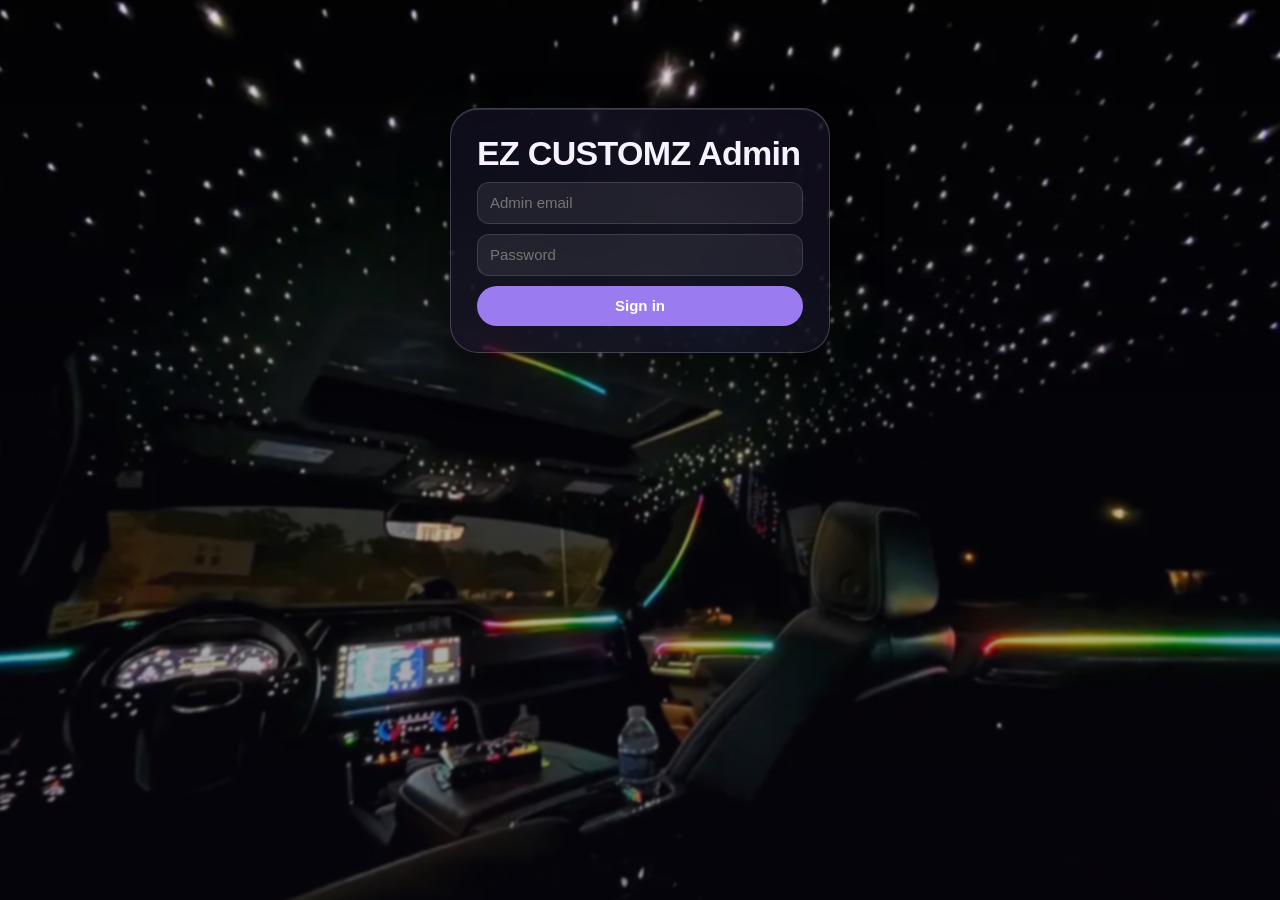
<file: admin.html>
<!doctype html>
<html lang="en">
<head>
<meta charset="utf-8">
<meta name="viewport" content="width=device-width,initial-scale=1,viewport-fit=cover">
<meta name="robots" content="noindex,nofollow">
<title>EZ CUSTOMZ Admin</title>
<script>try{if(localStorage.ezth)document.documentElement.dataset.theme=localStorage.ezth}catch(_){}</script>
<link rel="icon" href="/favicon.ico" sizes="any">
<link rel="apple-touch-icon" href="/assets/icon-180.png">
<style>
:root{color-scheme:dark;--bg:#0c0916;--card:rgba(26,20,44,.56);--fill:rgba(255,255,255,.07);--line:rgba(255,255,255,.13);--grid:rgba(255,255,255,.09);--edge:rgba(255,255,255,.2);--shine:rgba(255,255,255,.14);--shadow:0 18px 50px rgba(0,0,0,.42);--ink:#f6f3ff;--mute:#c0b7d6;--faint:#94899f;--vio:#b79cff;--pick:rgba(155,123,240,.42);--s1:#9B7BF0;--s2:#16A3BE;--s3:#E56A54;--ok:#5ad79b;--amb:#f4c95d;--err:#ff8f8f;--tip:rgba(18,13,32,.94);--ring:#fff;--ts:0 1px 14px rgba(0,0,0,.85);--sky:linear-gradient(rgba(12,9,22,.12),rgba(12,9,22,.42)),url(images/admin-bg.webp) center/cover;--skyf:saturate(1.2) blur(1px)}
:root[data-theme=light]{color-scheme:light;--bg:#ece8f6;--card:rgba(255,255,255,.58);--fill:rgba(255,255,255,.5);--line:rgba(40,25,80,.13);--grid:rgba(40,25,80,.09);--edge:rgba(255,255,255,.9);--shine:rgba(255,255,255,.8);--shadow:0 16px 44px rgba(66,44,120,.15);--ink:#1d1633;--mute:#574d6e;--faint:#74698a;--vio:#6d2fe0;--pick:rgba(124,58,237,.16);--s1:#7C3AED;--s2:#0891B2;--s3:#D9480F;--ok:#0f7a4b;--amb:#92620a;--err:#c02b2b;--tip:rgba(255,255,255,.96);--ring:#1d1633;--ts:none;--sky:radial-gradient(60% 55% at 12% 8%,rgba(155,123,240,.5),transparent 70%),radial-gradient(50% 50% at 92% 18%,rgba(22,163,190,.32),transparent 70%),radial-gradient(60% 55% at 72% 96%,rgba(229,106,84,.26),transparent 70%);--skyf:none}
*{box-sizing:border-box}[hidden]{display:none!important}body::before{content:"";position:fixed;inset:-12px;z-index:-1;background:var(--sky);filter:var(--skyf)}
body{margin:0;background:var(--bg);color:var(--ink);font:15px/1.45 -apple-system,BlinkMacSystemFont,"SF Pro Text","Segoe UI Variable Text","Segoe UI",Roboto,sans-serif;font-variant-numeric:tabular-nums}
:focus-visible{outline:2px solid var(--vio);outline-offset:2px}
h1{font:650 clamp(26px,3.4vw,34px)/1.1 -apple-system,BlinkMacSystemFont,"SF Pro Display","Segoe UI Variable Display","Segoe UI",Roboto,sans-serif;letter-spacing:-.02em;margin:0;text-wrap:balance}
h2{font-size:16px;font-weight:620;margin:18px 0 8px;text-shadow:var(--ts)}.card h2{margin:0;text-shadow:none}
input,select,button{font:inherit;color:var(--ink);border-radius:12px;border:1px solid var(--line);background:var(--fill);padding:9px 12px}
select option{background:var(--bg)}
button{cursor:pointer;font-weight:580;border-radius:999px;padding:8px 15px}button:hover:not(:disabled){border-color:var(--vio)}button:disabled{opacity:.5;cursor:wait}
.glass,.card,.tiles>div{background:var(--card);-webkit-backdrop-filter:blur(26px) saturate(170%);backdrop-filter:blur(26px) saturate(170%)}.glass,.card{border:1px solid var(--edge);box-shadow:inset 0 1px 0 var(--shine),var(--shadow)}
.login{max-width:380px;margin:12vh auto;display:grid;gap:10px;padding:26px;border-radius:28px}.login input{width:100%}
.primary{background:var(--s1);border-color:transparent;color:#fff}
.card{border-radius:22px;padding:17px 19px;margin:0 0 14px;min-width:0}
.top{display:flex;justify-content:space-between;gap:10px;flex-wrap:wrap;align-items:flex-start}
.when{font-weight:640;font-size:17px}.tag{font-size:12px;font-weight:610;padding:3px 10px;border-radius:99px;border:1px solid var(--line);color:var(--mute);white-space:nowrap}
.tag.approved{color:var(--ok);border-color:var(--ok)}.tag.declined,.tag.cancelled{color:var(--err);border-color:var(--err)}
dl{display:grid;grid-template-columns:90px 1fr;gap:4px 12px;margin:12px 0}dt{color:var(--mute)}dd{margin:0;word-break:break-word}
pre{white-space:pre-wrap;background:var(--fill);border:1px solid var(--line);border-radius:14px;padding:12px;margin:0 0 12px;font:13px/1.5 ui-monospace,Menlo,monospace}
.acts{display:flex;gap:8px;flex-wrap:wrap}.acts button{flex:1}.acc{background:var(--ok);border-color:transparent;color:var(--bg)}.dec{color:var(--err)}
.cnl{color:var(--amb)}.note{color:var(--mute);font-size:14px;margin:0 0 12px;max-width:72ch;text-shadow:var(--ts)}.card .note{text-shadow:none}
.msg{color:var(--err);margin:6px 0}.msg:empty{display:none}.nt{display:grid;gap:4px;font-size:14px;color:var(--mute);margin:0 0 8px}.nt textarea{font:15px/1.4 inherit;font-family:inherit;margin:0;background:var(--fill)}form:has(input[name=m]:not(:checked)) .nt{display:none}.msg.ok{color:var(--ok);font-weight:600}.chk{display:flex;gap:8px;align-items:center;margin:4px 0 8px;font-size:14px;color:var(--mute)}.box .chk input{width:auto}.empty{color:var(--mute);text-align:center;padding:36px 0;text-shadow:var(--ts)}.card .empty{padding:18px 0;text-shadow:none}
.mh{display:flex;justify-content:space-between;align-items:center;margin-bottom:10px}.mh button{width:44px;padding:8px 0}
.og{display:grid;grid-template-columns:repeat(7,minmax(0,1fr));gap:5px}.og span{text-align:center;font-size:12px;color:var(--mute)}
.od{aspect-ratio:1/.56;padding:0;position:relative;font-weight:580;border-radius:13px;min-width:0}.od:disabled{opacity:.3;cursor:default}
.od.off{background:none;color:var(--mute);text-decoration:line-through;opacity:.6}
.od.bk::after,.od.hl::after{content:'';position:absolute;bottom:12%;left:50%;width:7px;height:7px;margin-left:-3.5px;border-radius:50%;background:var(--s1)}.od.hl::after{background:var(--s2)}
.rr{display:flex;gap:10px;flex-wrap:wrap;margin:10px 0}.rr label{flex:1;min-width:140px;display:grid;gap:4px;color:var(--mute);font-size:14px}
.full{width:100%;margin:0 0 10px}
.tabs.sub{display:inline-flex;gap:2px;padding:3px;border-radius:999px;background:var(--fill);border:1px solid var(--line);margin:0 0 14px;max-width:100%;overflow-x:auto}.tabs.sub button{border:0;background:none;color:var(--mute);padding:5px 14px;font-size:14px;white-space:nowrap}.tabs.sub button[aria-selected=true]{background:var(--pick);color:var(--ink)}
.stars{color:#f5a524;font-size:20px;letter-spacing:2px}.stars i{font-style:normal;color:var(--line)}
.rvc{white-space:pre-wrap;word-break:break-word;margin:10px 0 12px}
.orow{display:flex;gap:10px;flex-wrap:wrap;align-items:center}.orow .when{flex:1 1 100%;font-size:16px}.orow input{flex:1;min-width:160px}
.tag.awaiting{color:var(--amb);border-color:var(--amb)}.tag.paid{color:var(--ok);border-color:var(--ok)}.tag.conflict,.tag.expired{color:var(--err);border-color:var(--err)}
.box{border:1px solid var(--line);background:var(--fill);border-radius:16px;padding:12px 14px;margin:0 0 12px}.box>b{display:block;margin-bottom:4px}
.box .rr label{min-width:120px}.box input,.box select{width:100%}.box button{margin-top:4px}
.money{display:grid;grid-template-columns:repeat(auto-fit,minmax(130px,1fr));gap:8px;margin:0 0 12px}.money div{background:var(--fill);border:1px solid var(--line);border-radius:14px;padding:8px 11px}
.money span{display:block;font-size:12px;color:var(--mute)}.money b{font-size:18px;font-weight:640}
.lnk{display:flex;gap:8px;flex-wrap:wrap;margin:8px 0 0}.lnk input{flex:1 1 100%;font-size:13px}.lnk button,.lnk a{flex:1;min-width:90px;text-align:center}
.lnk a{font:inherit;font-weight:580;border-radius:999px;border:1px solid var(--line);background:var(--fill);color:var(--ink);padding:8px 15px;text-decoration:none}
.alert{background:var(--tip);border:1px solid var(--err);color:var(--err);border-radius:14px;padding:10px 12px;margin:0 0 12px;font-weight:600}
textarea{font:14px/1.5 ui-monospace,Menlo,monospace;width:100%;border-radius:14px;border:1px solid var(--line);background:var(--fill);color:var(--ink);padding:10px 12px;margin:4px 0 10px}
details summary{cursor:pointer;color:var(--vio);font-weight:600;margin:4px 0 8px}
a.sx{color:var(--vio)}input[type=file]{width:100%;padding:8px}.fl{display:grid;gap:4px;color:var(--mute);font-size:14px;margin:6px 0}
.gpv{display:block;max-width:100%;max-height:260px;border-radius:14px;margin:8px 0}progress{width:100%;accent-color:var(--s1)}
.gi{display:grid;grid-template-columns:90px minmax(0,1fr);gap:12px}.gi>img{width:90px;height:112px;object-fit:cover;border-radius:14px;background:var(--fill)}.gi .rr{margin:6px 0}.gi .rr label{min-width:120px}.gi input,.gi select{width:100%}
.mrow{display:flex;align-items:center;gap:12px;font-size:16px;cursor:pointer}.mrow input,.mj input{width:21px;height:21px;margin:0;accent-color:var(--s1);flex:none}
.mn{flex:1;font-weight:580;word-break:break-word}.mq{font-size:18px;font-weight:680}.mi details{margin:6px 0 0 33px}.mi summary{font-size:13px;margin:0;font-weight:500}.mi.done .mn{color:var(--faint);text-decoration:line-through}
.sheet{padding-block:6px}.sheet .mi{background:none;-webkit-backdrop-filter:none;backdrop-filter:none;border:0;box-shadow:none;border-radius:0;margin:0;padding:11px 0;border-top:1px solid var(--line)}.sheet .mi:first-child{border-top:0}
.mj{display:flex;align-items:center;gap:10px;padding:8px 0;border-top:1px solid var(--line);font-size:14px}.mj label{flex:1;display:flex;gap:10px;align-items:center;cursor:pointer}.mj button{padding:5px 12px;font-size:13px}
#ma .rr label.mqty{flex:0 1 100px;min-width:90px}#ma input,#ma select{width:100%}
.pm summary{display:flex;align-items:center;gap:12px;margin:0;color:var(--ink);list-style-position:inside}.pm summary .mn{font-size:16px}.pm small{display:block;font-weight:400;font-size:13px;color:var(--mute)}.pm summary b{font-size:18px;font-weight:660}
.pj{padding:10px 0;border-top:1px solid var(--line);font-size:14px}.pj:first-of-type{margin-top:12px}.pj>div{display:flex;justify-content:space-between;gap:12px}.pj small{display:block;color:var(--mute)}.pj b{white-space:nowrap}.pj .off{color:var(--mute);font-weight:400}
.pn{color:var(--amb);font-weight:600;margin-top:4px}
#gp .rr label,#gv .rr label{min-width:220px}.gi .acts{flex-wrap:wrap}.gi .acts button{min-width:64px;padding:7px 10px}.gi.off>img{opacity:.4}.mono{font:12px ui-monospace,Menlo,monospace;word-break:break-all}
/* shell: side rail on computers, bottom dock + section chips on phones */
.shell{display:grid;grid-template-columns:252px minmax(0,1fr);gap:18px;padding:18px max(18px,env(safe-area-inset-right)) 40px max(18px,env(safe-area-inset-left));max-width:1440px;margin:0 auto}
main{min-width:0}.rail{position:sticky;top:18px;align-self:start;border-radius:28px;padding:18px 12px;display:grid;gap:14px;max-height:calc(100vh - 36px);overflow:auto}
.brand{display:flex;align-items:center;gap:10px;padding:0 8px;font-weight:680;letter-spacing:-.01em}.brand img{width:30px;height:30px;border-radius:10px}.brand small{display:block;font-weight:450;font-size:12px;color:var(--mute)}
.grp{display:grid;gap:1px}.grp h3{margin:0;font-size:12px;font-weight:600;color:var(--faint);padding:0 10px 4px;display:flex;gap:8px;align-items:center}.grp svg{width:15px;height:15px;flex:none}
.nv{display:flex;align-items:center;justify-content:space-between;gap:8px;width:100%;text-align:left;padding:8px 10px;border-radius:12px;font-weight:500;border:0;background:none}.nv:hover:not(:disabled):not([aria-current]){background:var(--fill)}.nv[aria-current=page]{background:var(--pick);font-weight:620}
.cnt{min-width:21px;padding:0 6px;border-radius:99px;font-size:12px;font-weight:650;text-align:center;line-height:20px;background:var(--fill);border:1px solid var(--line)}
.subs,.dock{display:none}
.head{display:flex;align-items:flex-end;justify-content:space-between;gap:12px;flex-wrap:wrap;padding:4px 4px 12px;text-shadow:var(--ts)}.tools{display:flex;gap:6px;flex-wrap:wrap;text-shadow:none}.tools button{-webkit-backdrop-filter:blur(16px);backdrop-filter:blur(16px)}
/* overview + charts */
.g{display:grid;gap:14px;grid-template-columns:repeat(12,minmax(0,1fr));margin:0 0 14px}.g>.card{margin:0;display:flex;flex-direction:column;gap:12px}.s12{grid-column:span 12}.s8{grid-column:span 8}.s7{grid-column:span 7}.s6{grid-column:span 6}.s5{grid-column:span 5}.s4{grid-column:span 4}
.hero{font:680 clamp(36px,5vw,54px)/1 -apple-system,BlinkMacSystemFont,"SF Pro Display","Segoe UI Variable Display","Segoe UI",Roboto,sans-serif;letter-spacing:-.03em}.hero.m{font-size:40px}
.sm{font-size:13px;color:var(--mute)}.up{color:var(--ok);font-weight:600}
.tiles{display:grid;grid-template-columns:repeat(auto-fit,minmax(150px,1fr));gap:1px;background:var(--line);border-radius:22px;overflow:hidden;border:1px solid var(--edge);margin:0 0 14px}.tiles>div{padding:14px 18px}.tiles b{display:block;font-size:24px;font-weight:660;letter-spacing:-.02em;line-height:1.2;margin-top:2px}.tiles small{font-size:13px;color:var(--mute)}
.needs{display:grid;grid-template-columns:repeat(auto-fit,minmax(190px,1fr));gap:10px;margin:0 0 14px}.need{display:flex;gap:11px;align-items:center;text-align:left;padding:12px 15px;border-radius:18px;font-weight:400}.need svg{width:21px;height:21px;flex:none}.need b{display:block;font-weight:630;line-height:1.25}.need small{display:block;color:var(--mute)}
.warn{color:var(--amb)}.acn{color:var(--vio)}.goodc{color:var(--ok)}
.cv{position:relative;width:100%;min-height:40px}.cv svg{display:block;width:100%;overflow:visible}.cv text{fill:var(--mute);font-size:12px}.cv .val{fill:var(--ink);font-weight:620}
.leg{display:flex;flex-wrap:wrap;gap:4px 14px;font-size:13px;color:var(--mute)}.leg i{display:inline-block;width:10px;height:10px;border-radius:3px;margin-right:6px}
.tip{position:fixed;z-index:50;pointer-events:none;padding:8px 11px;border-radius:12px;background:var(--tip);border:1px solid var(--line);box-shadow:0 8px 26px rgba(0,0,0,.28);font-size:13px;min-width:120px;display:grid;gap:2px}.tip b{font-weight:640}.tip div{display:flex;justify-content:space-between;gap:16px;color:var(--mute)}.tip div span:last-child{color:var(--ink);font-weight:600}.tip i{display:inline-block;width:8px;height:8px;border-radius:2px;margin-right:6px}
.hb{display:grid;gap:9px}.hr{display:grid;grid-template-columns:minmax(92px,34%) 1fr auto;gap:10px;align-items:center;font-size:14px}.hr>span{min-width:0;word-break:break-word}.track{display:flex;height:14px;border-radius:5px;overflow:hidden;background:var(--grid)}.track>div{display:flex;gap:2px;height:100%}.track i{display:block;height:100%}.hr b{font-weight:640;min-width:2.2ch;text-align:right}
.nums summary{font-size:13px;color:var(--mute);font-weight:500;width:max-content;margin:0}.tw{overflow-x:auto;margin-top:8px}table{border-collapse:collapse;width:100%;font-size:13px}th,td{padding:5px 10px 5px 0;text-align:right;border-bottom:1px solid var(--line);white-space:nowrap}th:first-child,td:first-child{text-align:left}th{font-weight:600;color:var(--mute)}
.row{display:flex;gap:12px;align-items:center;padding:11px 0;border-top:1px solid var(--line)}.row:first-child{border-top:0;padding-top:0}.row:last-child{padding-bottom:0}.row>div:not(.date){min-width:0;flex:1}.row b{font-weight:620}
.date{flex:none;width:44px;height:48px;border-radius:13px;background:var(--fill);border:1px solid var(--line);text-align:center;font-size:11px;color:var(--mute);line-height:1.15;padding-top:6px}.date b{display:block;font-size:18px;color:var(--ink);font-weight:660}
.est{align-self:flex-start;font-size:12px;font-weight:610;padding:2px 9px;border-radius:99px;border:1px solid var(--line);color:var(--mute)}
#list,#rev,#terms,#gal,#pl{max-width:1040px}
@media(max-width:820px){.shell{grid-template-columns:minmax(0,1fr);padding:12px max(16px,env(safe-area-inset-right)) 104px max(16px,env(safe-area-inset-left));gap:0}.rail{display:none}
.subs{display:flex;gap:6px;overflow-x:auto;scrollbar-width:none;margin:0 -16px 10px;padding:2px 16px}.subs:empty{display:none}.subs button{white-space:nowrap;font-size:14px;padding:7px 14px;color:var(--mute);display:flex;gap:7px;align-items:center}.subs button[aria-current=page]{background:var(--pick);color:var(--ink);border-color:transparent}.subs .cnt{line-height:17px;min-width:18px;font-size:11px}
.dock{display:flex;position:fixed;z-index:8;left:max(12px,env(safe-area-inset-left));right:max(12px,env(safe-area-inset-right));bottom:calc(10px + env(safe-area-inset-bottom));padding:6px;border-radius:28px}.dock button{flex:1;min-width:0;display:grid;justify-items:center;gap:1px;padding:7px 2px 5px;border-radius:22px;font-size:11px;font-weight:570;color:var(--mute);border:0;background:none}.dock svg{width:21px;height:21px}.dock button[aria-current=true]{background:var(--pick);color:var(--ink)}
.s8,.s7,.s6,.s5,.s4{grid-column:span 12}.card{padding:15px 16px}.hr{grid-template-columns:minmax(0,1fr) auto;row-gap:4px}.hr .track{grid-column:1/-1;grid-row:2}.od{aspect-ratio:1;border-radius:10px}}
</style>
</head>
<body>
<div class="shell" id="shell" hidden><aside class="rail glass" id="rail" aria-label="Sections"></aside><div id="mainslot"></div></div>
<main id="mn">
  <form class="login glass" id="login">
    <h1>EZ CUSTOMZ Admin</h1>
    <input id="em" type="email" placeholder="Admin email" autocomplete="username" required>
    <input id="pw" type="password" placeholder="Password" autocomplete="current-password" required>
    <button class="primary">Sign in</button>
    <div class="msg" id="lm" role="alert"></div>
  </form>
  <section id="app" hidden>
    <div class="subs" id="subs"></div>
    <header class="head"><h1 id="pt">Overview</h1><div class="tools"><button id="rf">Refresh</button><button id="thb" aria-label="Switch between dark and light"></button><button id="out">Sign out</button></div></header>
    <div class="msg" id="am" role="alert"></div>
    <div id="home" hidden></div>
    <div id="list"></div>
    <div id="rev" hidden>
      <p class="note">New reviews wait here until you approve them. Only approved reviews show on the public reviews page.</p>
      <div id="rvx"></div>
      <div class="tabs sub" id="rvs"><button data-s="pending" aria-selected="true">Waiting</button><button data-s="approved" aria-selected="false">Live on site</button><button data-s="rejected" aria-selected="false">Hidden</button></div>
      <div id="rvl"></div>
    </div>
    <div id="mat" hidden>
      <p class="note">Everything you need to buy for confirmed jobs. A job's parts show up here as soon as its deposit is paid. Tick an item once you've ordered it. Tap "For 2 jobs" to see who it's for, or to tick off just one of them.</p>
      <div id="mtx"></div>
      <div id="mtl"></div>
      <form class="card" id="ma"><b>Add something to the list</b>
        <div class="rr"><label>Item<input name="i" required maxlength="120" list="mtn" placeholder="e.g. 1000 twinkle starlight kit"></label><label class="mqty">How many<input name="q" type="number" min="1" max="99" value="1" required></label><label>For<select name="b"></select></label></div>
        <datalist id="mtn"></datalist>
        <button class="primary full">Add to list</button></form>
    </div>
    <div id="pay" hidden>
      <p class="note">Every time a customer ticks the agreement box and goes to checkout, a record is saved here with the exact terms they accepted. Records stay even if a booking is deleted or the terms change. Refunds are done in the Stripe Dashboard and show up here automatically.</p>
      <div class="tiles" id="pst"></div><div id="pyx"></div>
      <div id="pl"></div>
    </div>
    <div id="prof" hidden>
      <p class="note">These are estimates. Profit is the job total minus the deposit, assuming each deposit pays for that job's materials. Real parts costs aren't tracked. Speaker builds that still need a price aren't counted until you add it under Confirmed, Final price.</p>
      <div id="prx"></div>
      <h2>By month</h2>
      <div id="prl"></div>
    </div>
    <div id="terms" hidden>
      <p class="note">Customers must read these and tick the box before they can pay. Published versions can't be edited (customers' records point to them), so changes are saved as a new version, then published. Formatting: a line starting with <b>## </b> is a heading, <b>- </b> is a bullet, leave a blank line between paragraphs.</p>
      <div id="tl"></div>
    </div>
    <div id="gal" hidden>
      <p class="note">Upload photos and videos to the website, pick where they show, and take them down. Changes show on the site right away.</p>
      <form class="card" id="gp"><b>Upload a photo</b>
        <div class="gn"></div>
        <label class="fl">Photo<input type="file" name="f" accept="image/*" required></label>
        <img class="gpv" id="gpi" alt="" hidden>
        <div class="gw"></div>
        <button class="primary full">Upload photo</button><progress max="1" value="0" hidden></progress><p class="msg" role="status"></p>
      </form>
      <form class="card" id="gv"><b>Upload a video</b>
        <div class="gn"></div>
        <label class="fl">Video<input type="file" name="f" accept="video/*" required></label>
        <video class="gpv" id="gvv" controls playsinline muted preload="metadata" hidden></video>
        <label class="fl">Picture of the vehicle (shows on the gallery card until someone taps play)<input type="file" name="t" accept="image/*"></label>
        <button type="button" class="full" id="gfr" hidden>Or use the frame showing in the video above</button>
        <img class="gpv" id="gti" alt="" hidden>
        <div class="gw"></div>
        <p class="note">The video gets converted to MP4 so every phone can play it. That plays it through once (silently), so keep this screen open until it says it's done.</p>
        <button class="primary full">Upload video</button><progress max="1" value="0" hidden></progress><p class="msg" role="status"></p>
      </form>
      <h2>On the website now</h2>
      <p class="note">The first card here is the first one on the site. Use the arrows to change the order.</p>
      <div id="gl"></div>
    </div>
    <div id="off" hidden>
      <p class="note">Your jobs, held days and days off in one place. Tap a day to take it off: it greys out on the quote page so customers can't request it. Tap a crossed-out day to open it back up.</p>
      <div class="tiles" id="ost"></div>
      <div class="card">
        <div class="leg" style="margin-bottom:10px"><span><i style="background:var(--s1)"></i>Confirmed job</span><span><i style="background:var(--s2)"></i>Held for a deposit</span><span style="text-decoration:line-through">Day off</span></div>
        <div class="mh"><button type="button" id="op" aria-label="Previous month">&lsaquo;</button><b id="om" aria-live="polite"></b><button type="button" id="ox" aria-label="Next month">&rsaquo;</button></div>
        <div class="og" aria-hidden="true"><span>Su</span><span>Mo</span><span>Tu</span><span>We</span><span>Th</span><span>Fr</span><span>Sa</span></div>
        <div class="og" id="od"></div>
      </div>
      <form class="card" id="rg">
        <b>Block several days at once</b>
        <div class="rr"><label>From<input type="date" id="bf" required></label><label>To (optional)<input type="date" id="bt"></label></div>
        <input class="full" id="bn" maxlength="200" placeholder="Note, only you see this (e.g. Vacation)">
        <button class="primary">Block these days</button>
      </form>
      <h2>Booked and held days this month</h2>
      <div id="obk"></div>
      <h2>Upcoming days off</h2>
      <div id="ol"></div>
    </div>
  </section>
</main>
<nav class="dock glass" id="dock" aria-label="Sections" hidden></nav>
<div class="tip" id="tip" hidden></div>
<script>
/* ===== PASTE YOUR SUPABASE VALUES HERE (Project Settings > API). The anon key is public by design. NEVER paste the service_role key. ===== */
const SUPABASE_URL='https://umvdxjnhzehcoujrishh.supabase.co';
const SUPABASE_ANON_KEY='sb_publishable_bs-39zXRYYVOHmCJeV7mvg_armUMvNH';
const FORMSUBMIT='https://formsubmit.co/ajax/hunteraucoin12@gmail.com'; // same inbox as the quote form (index.html FORMSPREE)
/* ============================================================================================================================== */
const $=id=>document.getElementById(id),esc=s=>String(s??'').replace(/[&<>"']/g,c=>({'&':'&amp;','<':'&lt;','>':'&gt;','"':'&quot;',"'":'&#39;'}[c]));
let token=sessionStorage.getItem('ezt')||'';
const ERR={has_deposit:'This booking has a paid deposit, so it can only go back to Confirmed.',not_closed:'This booking is not cancelled or declined. Refreshing.',slot_taken:'That day is already confirmed for someone else.',not_pending:'This booking was already handled. Refreshing.',not_approved:'That booking is no longer confirmed. Refreshing.',not_admin:'This account is not set up as an admin.',not_found:'Booking not found.',bad_range:'"To" date is before "From" date.',range_too_long:'Pick a range of a year or less.',
  slot_held:'That day is held for another customer who has a deposit link. Release their hold first (Awaiting deposit tab).',day_blocked:'That day is marked as a day off. Remove it in Calendar first.',
  bad_estimate:'Enter an estimated total between $1 and $100,000.',bad_deposit:'The deposit must be at least $1 and no more than the estimated total.',bad_hold:'Pick how long to hold the day.',invalid_date:'Pick a date after today.',
  bad_item:'Type what the item is.',bad_qty:'"How many" has to be 1 to 99.',
  terms_locked:'Published terms can\'t be changed. Start a new version instead.',bad_version:'Version name: letters, numbers, dots or dashes only, like v2.',invalid_input:'The terms or checkbox text is too short or too long.'};
const SETUP='Deposits aren\'t set up yet. Run supabase/deposits.sql in the Supabase SQL Editor.',NOSETUP=/could not find the function|pay_status|does not exist/i;
async function api(path,opt={}){
  const r=await fetch(SUPABASE_URL+path,{...opt,headers:{apikey:SUPABASE_ANON_KEY,...(token?{Authorization:'Bearer '+token}:{}),'Content-Type':'application/json',...(opt.headers||{})}});
  const j=await r.json().catch(()=>null);
  if(r.status===401||(j&&j.code==='PGRST303')){signOut();throw new Error('Session expired. Please sign in again.')}
  if(!r.ok){const m=(j&&(j.message||j.msg||j.error_description))||'Request failed';throw new Error(ERR[m]||m)}
  return j;
}
function show(on){$('login').hidden=on;$('app').hidden=!on;$('shell').hidden=!on;$('dock').hidden=!on;$('mn').className=on?'':'solo';if(on)$('mainslot').append($('mn'));else document.body.prepend($('mn'))}
function signOut(){token='';sessionStorage.removeItem('ezt');show(false)}
$('login').onsubmit=async e=>{e.preventDefault();$('lm').textContent='';
  try{const j=await api('/auth/v1/token?grant_type=password',{method:'POST',body:JSON.stringify({email:$('em').value.trim(),password:$('pw').value})});
    token=j.access_token;sessionStorage.setItem('ezt',token);$('pw').value='';show(true);go()}
  catch(x){$('lm').textContent=/invalid/i.test(x.message)?'Wrong email or password.':x.message}};
let tab='home';
const Q={pending:'status=eq.pending&pay_status=eq.none',await:'status=eq.pending&pay_status=neq.none',approved:'status=eq.approved',closed:'status=in.(declined,cancelled)'};
const VIEW={home:['home',()=>loadHome()],mat:['mat',()=>loadMat()],gal:['gal',()=>loadGal()],off:['off',()=>loadOff()],rev:['rev',()=>loadRev()],pay:['pay',()=>loadPay()],prof:['prof',()=>loadProf()],terms:['terms',()=>loadTerms()]};
const IC={home:'<path d="M4 11.5 12 5l8 6.5V19a1 1 0 0 1-1 1H5a1 1 0 0 1-1-1z"/>',jobs:'<path d="M5 17V9.5a2 2 0 0 1 1.3-1.9L9 6.5h6l2.7 1.1A2 2 0 0 1 19 9.5V17M4 17h16M7.5 13h1M15.5 13h1M7 17v2M17 17v2"/>',shop:'<path d="M4 8h16v11a1 1 0 0 1-1 1H5a1 1 0 0 1-1-1zM4 8l2-4h12l2 4M10 12h4"/>',money:'<path d="M4 20V10M10 20V4M16 20v-7M21 20H3"/>',site:'<circle cx="12" cy="12" r="8.5"/><path d="M3.5 12h17M12 3.5c2.5 2.6 3.5 5.4 3.5 8.5s-1 5.9-3.5 8.5c-2.5-2.6-3.5-5.4-3.5-8.5s1-5.9 3.5-8.5z"/>',alert:'<path d="M12 4 3 19h18zM12 10v4M12 16.8v.2"/>',cart:'<path d="M4 5h2l2 10h9l2-7H7M9 19.5v.1M16 19.5v.1"/>',mail:'<rect x="3.5" y="6" width="17" height="12" rx="2"/><path d="m4 7.5 8 6 8-6"/>',clock:'<circle cx="12" cy="12" r="8.5"/><path d="M12 7.5V12l3 2"/>',star:'<path d="m12 4 2.5 5.2 5.7.8-4.1 4 1 5.7-5.1-2.7-5.1 2.7 1-5.7-4.1-4 5.7-.8z"/>'};
const ic=k=>`<svg viewBox="0 0 24 24" fill="none" stroke="currentColor" stroke-width="1.7" stroke-linecap="round" stroke-linejoin="round" aria-hidden="true">${IC[k]}</svg>`;
const NAV=[{k:'home',n:'Overview',t:'home'},{k:'jobs',n:'Jobs',c:[['pending','New requests'],['await','Awaiting deposit'],['approved','Confirmed'],['closed','Declined / cancelled']]},{k:'shop',n:'Shop',c:[['off','Calendar'],['mat','Materials']]},{k:'money',n:'Money',c:[['prof','Profit'],['pay','Payments']]},{k:'site',n:'Website',c:[['gal','Gallery'],['rev','Reviews'],['terms','Terms']]}];
const TITLE={home:'Overview',prof:'Estimated profit'},CNT={};NAV.forEach(g=>(g.c||[]).forEach(c=>TITLE[c[0]]=TITLE[c[0]]||c[1]));
function drawNav(){const on=NAV.find(g=>g.t===tab||(g.c||[]).some(c=>c[0]===tab)),nb=(k,n)=>`<button class="nv" data-t="${k}"${k===tab?' aria-current="page"':''}><span>${n}</span>${CNT[k]?`<span class="cnt">${CNT[k]}</span>`:''}</button>`,gb=g=>`data-t="${g.t||g.c[0][0]}"${g===on?' aria-current="true"':''}`;
  $('rail').innerHTML='<div class="brand"><img src="assets/icon-180.png" alt=""><span>EZ CUSTOMZ<small>Shop admin</small></span></div>'+NAV.map(g=>g.t?`<div class="grp">${nb(g.t,g.n)}</div>`:`<div class="grp"><h3>${ic(g.k)}${g.n}</h3>${g.c.map(c=>nb(c[0],c[1])).join('')}</div>`).join('');
  $('dock').innerHTML=NAV.map(g=>`<button ${gb(g)}>${ic(g.k)}<span>${g.n}</span></button>`).join('');
  $('subs').innerHTML=(on.c||[]).map(c=>`<button data-t="${c[0]}"${c[0]===tab?' aria-current="page"':''}>${c[1]}${CNT[c[0]]?`<span class="cnt">${CNT[c[0]]}</span>`:''}</button>`).join('');$('pt').textContent=TITLE[tab]}
const setCnt=(k,n)=>{CNT[k]=n;drawNav()};
function setTab(t){tab=t;drawNav()}
['rail','dock','subs'].forEach(x=>$(x).onclick=e=>{const b=e.target.closest('button[data-t]');if(!b)return;setTab(b.dataset.t);go();scrollTo(0,0)});
$('home').onclick=e=>{const b=e.target.closest('button[data-t]');if(!b)return;setTab(b.dataset.t);go();scrollTo(0,0)};
async function jobCount(){try{const r=await api('/rest/v1/bookings?status=eq.pending&select=pay_status');CNT.pending=r.filter(b=>b.pay_status==='none').length;CNT.await=r.length-CNT.pending;drawNav()}catch(_){}}
function go(){const [v,f]=VIEW[tab]||['list',load];hideTip();['home','list','off','rev','pay','prof','terms','gal','mat'].forEach(x=>$(x).hidden=x!==v);drawNav();f();jobCount();revCount();if(tab!=='mat')matCount()}
$('out').onclick=signOut;$('rf').onclick=go;
const thLbl=()=>$('thb').textContent=document.documentElement.dataset.theme==='light'?'Dark':'Light';thLbl();
$('thb').onclick=()=>{const l=document.documentElement.dataset.theme==='light'?'dark':'light';document.documentElement.dataset.theme=l;try{localStorage.ezth=l}catch(_){}thLbl()};

/* charts: hand-drawn SVG on one shared scale, redrawn on resize. Colors: violet = profit, teal = deposits/ordered, coral = still to order */
const usd0=c=>'$'+Math.round(c/100).toLocaleString('en-US'),CH={},SP=[{n:'Deposits (pays for materials)',c:'--s2'},{n:'Estimated profit',c:'--s1'}];
const nice=m=>{const p=10**Math.floor(Math.log10(m||1)),f=m/p;return (f<=1?1:f<=2?2:f<=3?3:f<=4?4:f<=6?6:f<=8?8:10)*p};
const rt=(x,y,w,h,r)=>{r=Math.min(r,w/2,h);return `M${x},${y+h}V${y+r}Q${x},${y} ${x+r},${y}H${x+w-r}Q${x+w},${y} ${x+w},${y+r}V${y+h}Z`};
function showTip(e,h){const t=$('tip');t.innerHTML=h;t.hidden=false;t.style.left=Math.max(8,Math.min(innerWidth-t.offsetWidth-8,e.clientX+14))+'px';t.style.top=Math.max(8,e.clientY-t.offsetHeight-12)+'px'}
function hideTip(){$('tip').hidden=true}
addEventListener('pointerdown',e=>{if(!e.target.closest('.cv'))hideTip()});
const legend=s=>s.length>1?`<div class="leg">${s.map(x=>`<span><i style="background:var(${x.c})"></i>${esc(x.n)}</span>`).join('')}</div>`:'';
const tickK=v=>v>=1e5?'$'+v/1e5+'k':'$'+v/100;
function bars(id,o){const f=o.int?v=>v+'':usd0,draw=()=>{const el=$(id);if(!el||!el.clientWidth)return;const W=el.clientWidth,H=o.h||(W<480?180:220),L=44,B=24,T=20,pw=W-L-4,ph=H-T-B,n=o.cats.length,st=o.stack,
    tot=i=>st?o.series.reduce((a,s)=>a+s.v[i],0):Math.max(...o.series.map(s=>s.v[i])),mx=Math.max(0,...o.cats.map((_,i)=>tot(i))),top=o.int?Math.max(4,Math.ceil(mx/4)*4):nice(mx||100),y=v=>T+ph-v/top*ph,band=pw/n,bw=Math.min(st?54:26,Math.max(5,(st?band*.62:band*.72/o.series.length)-(st?0:2)));
  let g='',m='',hit='';[0,.25,.5,.75,1].forEach(q=>{const v=top*q,Y=y(v);g+=`<line x1="${L}" x2="${W}" y1="${Y}" y2="${Y}" stroke="var(--grid)"/><text x="${L-8}" y="${Y+4}" text-anchor="end">${o.int?v:tickK(v)}</text>`});
  o.cats.forEach((c,i)=>{const cx=L+band*i+band/2,dim=o.future!=null&&i>o.future?' opacity=".68"':'';
    if(st){let base=0;const lastk=o.series.map(s=>s.v[i]>0).lastIndexOf(true);o.series.forEach((s,k)=>{const v=s.v[i];if(v<=0)return;const h=v/top*ph,yy=y(base+v);m+=k===lastk?`<path d="${rt(cx-bw/2,yy,bw,Math.max(h-2,1),4)}" fill="var(${s.c})"${dim}/>`:`<rect x="${cx-bw/2}" y="${yy}" width="${bw}" height="${Math.max(h-2,1)}" fill="var(${s.c})"${dim}/>`;base+=v})}
    else o.series.forEach((s,k)=>{const x=cx-(o.series.length*(bw+2)-2)/2+k*(bw+2),h=s.v[i]/top*ph;if(s.v[i]>0)m+=`<path d="${rt(x,y(s.v[i]),bw,Math.max(h,1),4)}" fill="var(${s.c})"${dim}/>`});
    g+=`<text x="${cx}" y="${H-6}" text-anchor="middle">${esc(W<420&&n>6?c[0]:c)}</text>`;
    hit+=`<rect data-i="${i}" x="${L+band*i}" y="${T}" width="${band}" height="${ph+B}" fill="transparent"/>`});
  const lab=o.mark!=null&&o.mark>=0&&o.mark<n?`<text class="val" x="${L+band*o.mark+band/2}" y="${y(tot(o.mark))-7}" text-anchor="middle">${f(tot(o.mark))}</text>`:'';
  el.innerHTML=`<svg height="${H}" viewBox="0 0 ${W} ${H}" role="img" aria-label="${esc(o.label)}">${g}${m}${lab}${hit}</svg>`;
  el.querySelectorAll('[data-i]').forEach(r=>{const i=+r.dataset.i,s=e=>showTip(e,`<b>${esc(o.full?o.full[i]:o.cats[i])}</b>`+o.series.map(x=>`<div><span><i style="background:var(${x.c})"></i>${esc(x.n)}</span><span>${f(x.v[i])}</span></div>`).join('')+(st?`<div><span>Total</span><span>${f(tot(i))}</span></div>`:'')+(o.tipx?o.tipx(i):''));r.onpointermove=s;r.onpointerdown=s;r.onpointerleave=hideTip})};CH[id]=draw;draw()}
function line(id,o){const draw=()=>{const el=$(id);if(!el||!el.clientWidth)return;const W=el.clientWidth,H=W<480?170:200,L=44,B=24,T=20,R=10,pw=W-L-R,ph=H-T-B,n=o.v.length,top=nice(Math.max(...o.v,100)),x=i=>L+(n>1?pw*i/(n-1):pw/2),y=v=>T+ph-v/top*ph;
  let g='';[0,.5,1].forEach(q=>{const v=top*q,Y=y(v);g+=`<line x1="${L}" x2="${W-R}" y1="${Y}" y2="${Y}" stroke="var(--grid)"/><text x="${L-8}" y="${Y+4}" text-anchor="end">${tickK(v)}</text>`});
  o.cats.forEach((c,i)=>{if(n<=7||i%2===0)g+=`<text x="${x(i)}" y="${H-6}" text-anchor="${i===n-1&&n>1?'end':i===0&&n>1?'start':'middle'}">${esc(c)}</text>`});
  const pts=o.v.map((v,i)=>`${x(i)},${y(v)}`).join(' L'),ex=x(n-1),ey=y(o.v[n-1]);
  el.innerHTML=`<svg height="${H}" viewBox="0 0 ${W} ${H}" role="img" aria-label="${esc(o.label)}"><defs><linearGradient id="${id}f" x1="0" y1="0" x2="0" y2="1"><stop offset="0" stop-color="var(${o.c})" stop-opacity=".34"/><stop offset="1" stop-color="var(${o.c})" stop-opacity="0"/></linearGradient></defs>${g}<path d="M${x(0)},${y(0)} L${pts} L${ex},${y(0)}Z" fill="url(#${id}f)"/><path d="M${pts}" fill="none" stroke="var(${o.c})" stroke-width="2" stroke-linejoin="round" stroke-linecap="round"/><circle cx="${ex}" cy="${ey}" r="4.5" fill="var(${o.c})" stroke="var(--ring)" stroke-width="2"/><text class="val" x="${ex-8}" y="${ey-10}" text-anchor="end">${usd0(o.v[n-1])}</text><line class="xh" y1="${T}" y2="${T+ph}" stroke="var(--mute)" stroke-dasharray="3 3" visibility="hidden"/><rect class="ov" x="${L}" y="${T}" width="${pw}" height="${ph+B}" fill="transparent"/></svg>`;
  const xh=el.querySelector('.xh'),ov=el.querySelector('.ov'),s=e=>{const b=el.getBoundingClientRect(),i=Math.max(0,Math.min(n-1,Math.round((e.clientX-b.left-L)/pw*(n-1))));xh.setAttribute('x1',x(i));xh.setAttribute('x2',x(i));xh.setAttribute('visibility','visible');showTip(e,`<b>${esc(o.full[i])}</b><div><span>${esc(o.name)}</span><span>${usd0(o.v[i])}</span></div>`)};
  ov.onpointermove=s;ov.onpointerdown=s;ov.onpointerleave=()=>{xh.setAttribute('visibility','hidden');hideTip()}};CH[id]=draw;draw()}
const nums=(h,rows)=>`<details class="nums"><summary>See the numbers</summary><div class="tw"><table><thead><tr>${h.map(x=>`<th>${esc(x)}</th>`).join('')}</tr></thead><tbody>${rows.map(r=>`<tr>${r.map(c=>`<td>${esc(c)}</td>`).join('')}</tr>`).join('')}</tbody></table></div></details>`;
function hbars(rows,series){const max=Math.max(1,...rows.map(r=>r.v.reduce((a,b)=>a+b,0)));return legend(series)+`<div class="hb">${rows.map(r=>{const t=r.v.reduce((a,b)=>a+b,0);return `<div class="hr" title="${esc(r.l+': '+series.map((s,k)=>s.n+' '+r.v[k]).join(', '))}"><span>${esc(r.l)}</span><div class="track"><div style="width:${t/max*100}%">${r.v.map((v,k)=>v?`<i style="flex:${v};background:var(${series[k].c})"></i>`:'').join('')}</div></div><b>${t}</b></div>`}).join('')}</div>`}
const tiles=a=>a.map(([k,v,s])=>`<div><small>${esc(k)}</small><b>${esc(v)}</b>${s?`<small>${esc(s)}</small>`:''}</div>`).join('');
let rsz;new ResizeObserver(()=>{clearTimeout(rsz);rsz=setTimeout(()=>Object.values(CH).forEach(f=>f()),60)}).observe(document.body);
/* month series for the money charts: every month from the first job to the last, so gaps show as gaps */
const mLbl=(k,o)=>new Date(k+'-15T12:00:00').toLocaleDateString('en-US',o);
function monthKeys(ks){if(!ks.length)return[];const a=[...ks].sort();let [y,m]=a[0].split('-').map(Number);const out=[],end=a[a.length-1];for(;;){const k=y+'-'+String(m).padStart(2,'0');out.push(k);if(k>=end)break;if(++m>12){m=1;y++}}return out}
const nowM=()=>isoD(new Date()).slice(0,7);
function profSeries(rows){const by={};rows.forEach(b=>{if(pNeeds(b))return;const k=b.slot_date.slice(0,7),o=by[k]=by[k]||{p:0,d:0,j:0};o.p+=Math.max(0,pAmt(b));o.d+=Math.max(0,b.deposit_paid_cents-(b.refunded_cents||0));o.j++});
  const keys=monthKeys(Object.keys(by));return{keys,cats:keys.map(k=>mLbl(k,{month:'short'})),full:keys.map(k=>mLbl(k,{month:'long',year:'numeric'})),p:keys.map(k=>(by[k]||{}).p||0),d:keys.map(k=>(by[k]||{}).d||0),j:keys.map(k=>(by[k]||{}).j||0),future:keys.filter(k=>k<=nowM()).length-1}}

/* overview: what needs the owner today, then how the shop is doing */
async function loadHome(){
  $('am').textContent='';
  try{const [bk,mats,revs]=await Promise.all([api('/rest/v1/bookings?select=id,slot_date,name,service,selections,status,pay_status,hold_until,estimate_cents,deposit_cents,deposit_paid_cents,refunded_cents,stripe_livemode,created_at&order=slot_date.asc'),rpc('admin_list_materials').catch(()=>[]),rpc('admin_list_reviews',{p_status:'pending'}).catch(()=>[])]);
    const today=isoD(new Date()),paid=bk.filter(b=>b.status==='approved'&&b.deposit_paid_cents!=null&&b.estimate_cents!=null&&b.stripe_livemode!==false),S=profSeries(paid);
    const nw=bk.filter(b=>b.status==='pending'&&b.pay_status==='none'),aw=bk.filter(b=>b.status==='pending'&&b.pay_status!=='none'),soon=aw.filter(held).sort((a,b)=>a.hold_until<b.hold_until?-1:1)[0],todo=mGroups(mats.filter(m=>!m.ordered_at)),conf=bk.filter(b=>b.pay_status==='conflict'),nP=paid.filter(pNeeds);
    const need=[conf.length&&['approved',conf.length+(conf.length===1?' payment needs':' payments need')+' attention','Paid, but could not be confirmed','alert','warn'],nw.length&&['pending',nw.length+(nw.length===1?' new request':' new requests'),'Newest '+fmtS(nw.map(b=>b.created_at.slice(0,10)).sort().pop()),'mail','acn'],aw.length&&['await',aw.length+' awaiting deposit',soon?'Next hold ends '+fmtT(soon.hold_until):'No active holds','clock','warn'],todo.length&&['mat',todo.length+(todo.length===1?' part':' parts')+' to order',(n=>n+(n===1?' piece':' pieces in all'))(todo.reduce((s,g)=>s+g.rows.reduce((a,m)=>a+m.qty,0),0)),'cart','acn'],nP.length&&['approved',nP.length+(nP.length===1?' speaker price':' speaker prices')+' missing',esc(nP[0].name)+', '+fmtS(nP[0].slot_date),'alert','warn'],revs.length&&['rev',revs.length+(revs.length===1?' review':' reviews')+' waiting','Approve to show on the site','star','acn']].filter(Boolean);
    const cur=nowM(),hi=S.keys.includes(cur)?S.keys.indexOf(cur):S.keys.findIndex(k=>k>cur),hk=S.keys[hi],upcoming=bk.filter(b=>b.status==='approved'&&b.slot_date>=today).slice(0,4);
    const reqs=bk.length,sent=bk.filter(b=>b.pay_status!=='none'||b.deposit_paid_cents!=null).length,pd=bk.filter(b=>b.deposit_paid_cents!=null&&b.stripe_livemode!==false).length;
    const sv={};bk.forEach(b=>{const k=b.service||'Other';sv[k]=(sv[k]||0)+1});const svc=Object.entries(sv).sort((a,b)=>b[1]-a[1]);if(svc.length>5){const r=svc.splice(4);svc.push(['Other',r.reduce((s,x)=>s+x[1],0)])}
    const dt=d=>{const x=new Date(d+'T12:00:00');return `<div class="date">${x.toLocaleDateString('en-US',{weekday:'short'})}<b>${x.getDate()}</b></div>`};
    $('home').innerHTML=`<p class="note">${esc(new Date().toLocaleDateString('en-US',{weekday:'long',month:'long',day:'numeric'}))}. ${need.length?'Here is what needs you, then how the shop is doing.':'Nothing needs you right now.'}</p>
    ${need.length?`<div class="needs">${need.map(([t,a,s,k,c])=>`<button class="need glass" data-t="${t}"><span class="${c}">${ic(k)}</span><span><b>${a}</b><small>${s}</small></span></button>`).join('')}</div>`:''}
    <div class="g"><section class="card s8"><div class="top"><div><h2>Estimated profit${hk?' in '+esc(mLbl(hk,{month:'long'})):''}</h2><div class="hero">${hk?usd0(S.p[hi]):'$0'}</div>${hk?`<span class="sm">${S.j[hi]} ${S.j[hi]===1?'job':'jobs'}${hk>cur?', booked and not done yet':''}. Total minus deposit.</span>`:'<span class="sm">Shows up once a deposit is paid.</span>'}</div><button data-t="prof">Open Profit</button></div>${S.keys.length?`<div class="cv" id="hc"></div>${S.future<S.keys.length-1?'<span class="sm">Lighter bars are booked but not done yet.</span>':''}`:''}</section>
    <section class="card s4"><div class="top"><h2>Next up</h2><button data-t="approved">All jobs</button></div><div>${upcoming.map(b=>`<div class="row">${dt(b.slot_date)}<div><b>${esc(b.name)}</b><br><span class="sm">${esc([veh(b),b.service].filter(Boolean).join(', '))}</span></div></div>`).join('')||'<div class="empty">No confirmed jobs coming up.</div>'}</div></section>
    <section class="card s6"><h2>Where requests end up</h2>${hbars([{l:'Requests',v:[reqs]},{l:'Link sent',v:[sent]},{l:'Deposit paid',v:[pd]}],[{n:'Requests',c:'--s1'}])}${reqs?`<span class="sm">${Math.round(pd/reqs*100)}% of requests turn into a paid job.</span>`:''}</section>
    <section class="card s6"><h2>What people ask for</h2>${hbars(svc.map(([l,n])=>({l,v:[n]})),[{n:'Requests',c:'--s1'}])}</section></div>`;
    if(S.keys.length)bars('hc',{cats:S.cats,full:S.full,series:[{n:'Estimated profit',c:'--s1',v:S.p}],mark:hi,future:S.future,label:'Estimated profit by month',tipx:i=>`<div><span>Jobs</span><span>${S.j[i]}</span></div>`})}
  catch(x){$('home').innerHTML='';$('am').textContent=x.message}
}
const fmtD=s=>new Date(s+'T12:00:00').toLocaleDateString('en-US',{weekday:'long',month:'long',day:'numeric',year:'numeric'});
const fmtT=s=>new Date(s).toLocaleString('en-US',{month:'short',day:'numeric',year:'numeric',hour:'numeric',minute:'2-digit',timeZone:'America/Chicago'});
const usd=c=>c==null?'—':'$'+(c/100).toLocaleString('en-US',{minimumFractionDigits:2,maximumFractionDigits:2});
const cents=v=>{const n=parseFloat(String(v??'').replace(/[$,\s]/g,''));return isFinite(n)?Math.round(n*100):null},dol=c=>c==null?'':String(c/100);
const veh=b=>((b.selections||'').match(/^Vehicle: (.*)$/m)||[])[1]||'',fromSel=(b,re)=>cents(((b.selections||'').match(re)||[])[1]);
const held=b=>b.status==='pending'&&b.pay_status==='awaiting'&&b.hold_until&&new Date(b.hold_until)>new Date();
const stripeUrl=(pi,live)=>`https://dashboard.stripe.com/${live?'':'test/'}payments/${encodeURIComponent(pi)}`;
const tagOf=b=>b.pay_status==='conflict'?['conflict','paid, needs attention']:b.status==='approved'?(b.deposit_paid_cents!=null?['paid','confirmed, deposit paid']:['approved','confirmed']):b.status==='pending'&&b.pay_status==='awaiting'?(held(b)?['awaiting','awaiting deposit']:['expired','link expired']):[b.status,b.status];
function money(b){if(b.estimate_cents==null)return'';const p=b.deposit_paid_cents,rem=b.estimate_cents-(p||0)+(b.refunded_cents||0);
  const m=[['Estimated total',usd(b.estimate_cents)],p!=null?['Deposit paid',usd(p)]:['Deposit requested',usd(b.deposit_cents)],['Remaining balance',b.balance_paid_at?'Paid in full':usd(rem)]];
  if(b.status==='pending'&&b.pay_status==='awaiting')m.push([held(b)?'Day held until':'Hold expired',fmtT(b.hold_until)]);
  if(b.refunded_cents)m.push(['Refunded',usd(b.refunded_cents)]);
  return `<div class="money">${m.map(([k,v])=>`<div><span>${k}</span><b>${esc(v)}</b></div>`).join('')}</div>`+(b.payment_intent_id?`<p class="note">Stripe payment <a class="sx mono" href="${stripeUrl(b.payment_intent_id,b.stripe_livemode)}" target="_blank" rel="noopener">${esc(b.payment_intent_id)}</a>${b.stripe_livemode===false?' (test mode)':''}${b.deposit_paid_at?', paid '+esc(fmtT(b.deposit_paid_at)):''}</p>`:'')}
const linkForm=(b,est,dep,lbl)=>`<form class="box" data-f="link" data-id="${b.id}"><b>${lbl}</b>
  <div class="rr"><label>Estimated total ($)<input name="e" inputmode="decimal" required value="${esc(dol(est))}"></label><label>Deposit ($)<input name="d" inputmode="decimal" required value="${esc(dol(dep))}"></label>
  <label>Hold the day for<select name="h"><option value="24">24 hours</option><option value="48" selected>48 hours</option><option value="72">3 days</option><option value="168">7 days</option></select></label>
  <label>Drop-off time<input type="time" name="t" required value="${esc((b.dropoff_time||'').slice(0,5))}"></label></div>
  <label class="chk"><input type="checkbox" name="m"${b.pay_status==='awaiting'?'':' checked'}> ${b.pay_status==='awaiting'?'Email the customer again (their link stays the same)':'Email the link to '+esc(b.email)}</label>
  <label class="nt">Note to the customer (optional, goes in the email)<textarea name="n" rows="3" maxlength="1500" placeholder="e.g. Thanks for choosing us! Please arrive by 9 AM and bring your spare key."></textarea></label>
  <button class="primary full">${b.pay_status==='awaiting'?'Update amounts and restart the hold':'Approve and create deposit link'}</button></form>`;
// Emails the customer their pay link through the site's FormSubmit inbox: the customer gets the autoresponse, the owner gets a copy as a record.
// Prefers the send-deposit-link Edge Function (Resend, from your own address); falls back to FormSubmit until Resend is set up.
async function mailLink(b){
  try{const r=await fetch(SUPABASE_URL+'/functions/v1/send-deposit-link',{method:'POST',headers:{'Content-Type':'application/json',apikey:SUPABASE_ANON_KEY,Authorization:'Bearer '+token},body:JSON.stringify({booking_id:b.id,note:b.note||''})});
    const j=await r.json().catch(()=>({}));if(r.ok&&j.ok)return true;
    if(['send_failed','not_found','not_admin'].includes(j.error))return 'Email service said: '+(j.message||j.error)}catch(_){} // real failure; anything else = not set up yet
  return mailFS(b)}
async function mailFS(b){const l=location.origin+'/pay.html?t='+b.pay_token,v=veh(b);
  const t=[`Hi ${b.name.split(' ')[0]},`,'',`Good news: your EZ CUSTOMZ quote is approved!`,'',...(b.note?['A note from EZ CUSTOMZ:',b.note,'']:[]),...(v?[`Vehicle: ${v}`]:[]),`Service: ${b.service}`,`Appointment date: ${fmtD(b.slot_date)}`,'Shop address: 2138 Wooddale Blvd, Baton Rouge, LA',
    `Estimated total: ${usd(b.estimate_cents)}`,`Deposit to lock in your date: ${usd(b.deposit_cents)} (comes out of your total)`,'',
    `Pay your deposit securely here (you'll review our Deposit & Payment Terms first):`,l,'',
    `We're holding your date until ${fmtT(b.hold_until)} Central. After that it may be offered to someone else.`,'','Questions? Call or text 225.615.4554.','EZ CUSTOMZ, 2138 Wooddale Blvd, Baton Rouge, LA'].join('\n');
  try{const r=await fetch(FORMSUBMIT,{method:'POST',headers:{'Content-Type':'application/json',Accept:'application/json'},
      body:JSON.stringify({_subject:`Deposit link sent: ${b.name}, ${fmtD(b.slot_date)}`,_template:'table',_captcha:'false',name:b.name,email:b.email,
        Deposit:usd(b.deposit_cents),'Estimated total':usd(b.estimate_cents),'Pay link':l,'Held until':fmtT(b.hold_until)+' Central',_autoresponse:t})});
    const j=await r.json().catch(()=>({}));if(r.ok&&String(j.success)!=='false')return true;
    console.error('FormSubmit',r.status,j);return 'FormSubmit said: '+(j.message||'HTTP '+r.status)}catch(x){console.error('FormSubmit',x);return 'Could not reach FormSubmit ('+x.message+')'}}
function share(b){const l=location.origin+'/pay.html?t='+b.pay_token,ph=(b.phone||'').replace(/[^\d+]/g,'');
  const t=`Hi ${b.name.split(' ')[0]}, your EZ CUSTOMZ quote is approved! Estimated total ${usd(b.estimate_cents)}. To lock in ${fmtD(b.slot_date)}, please review our deposit terms and pay your ${usd(b.deposit_cents)} deposit here: ${l} . We're holding the date until ${fmtT(b.hold_until)} Central.`;
  return `<div class="box"><b>Customer's deposit link</b><div class="lnk"><input readonly value="${esc(l)}" aria-label="Deposit link"><button type="button" data-x="copy" data-v="${esc(l)}">Copy link</button>
  <a href="sms:${esc(ph)}?&body=${esc(encodeURIComponent(t))}">Text it</a><a href="mailto:${esc(b.email)}?subject=${esc(encodeURIComponent('Your EZ CUSTOMZ quote is approved'))}&body=${esc(encodeURIComponent(t))}">Email it</a><a href="${esc(l)}" target="_blank" rel="noopener">Preview</a></div></div>`}
const move=b=>`<form class="box" data-f="move" data-id="${b.id}"><b>Reschedule</b><div class="rr"><label>New date<input type="date" name="d" required min="${isoD(new Date(Date.now()+864e5))}"></label></div><button class="full">Move to this date</button>
  <p class="note" style="margin:6px 0 0">${b.status==='approved'?'The old date goes to your days off in Calendar, so it stays blocked until you remove it there.':'Confirms the booking on the new date.'}</p></form>`;
function actions(b){const A=(a,c,t)=>`<button class="${c}" data-a="${a}" data-id="${b.id}">${t}</button>`;
  if(b.pay_status==='conflict')return move(b)+`<div class="acts">${A('decline_booking','dec','Decline')}</div>`;
  if(b.status==='pending'&&b.pay_status==='awaiting')return share(b)+linkForm(b,b.estimate_cents,b.deposit_cents,'Change amounts or extend the hold')+`<div class="acts">${A('admin_release_hold','cnl','Release hold')}${A('decline_booking','dec','Decline')}</div>`;
  if(b.status==='pending')return linkForm(b,fromSel(b,/Estimate: \$([\d,.]+)/),fromSel(b,/Deposit to schedule: \$([\d,.]+)/),'Approve the quote and request a deposit')+`<div class="acts">${A('approve_booking','acc','Confirm without deposit')}${A('decline_booking','dec','Decline')}</div>`;
  if(b.status==='approved')return `<form class="box" data-f="est" data-id="${b.id}"><b>Final price</b><div class="rr"><label>Adjusted total ($), only after the customer approves<input name="e" inputmode="decimal" required value="${esc(dol(b.estimate_cents))}"></label></div>
    <div class="acts"><button>Update total</button><button type="button" data-x="bal" data-id="${b.id}" data-v="${b.balance_paid_at?0:1}">${b.balance_paid_at?'Undo paid in full':'Mark balance paid'}</button></div></form>`+move(b)+`<div class="acts">${A('cancel_booking','cnl','Cancel booking')}${A('delete_booking','dec','Delete')}</div>`;
  return `<form class="box" data-f="restore" data-id="${b.id}"><b>Restore this booking</b><p class="note" style="margin:0 0 6px">Cancelled or declined by mistake? Put it back.</p>
    <div class="rr"><label>Move it to<select name="to"><option value="approved">Confirmed${b.deposit_paid_cents!=null?' (deposit stays on file)':''}</option>${b.deposit_paid_cents==null?'<option value="pending">New requests (review again)</option>':''}</select></label>
    <label>Date<input type="date" name="d" required value="${esc(b.slot_date)}"></label></div><button class="full">Restore booking</button></form>
    <div class="acts">${A('delete_booking','dec','Delete')}</div>`}
let RB={};
async function load(){
  $('am').textContent='';$('am').className='msg';
  try{const rows=await api(`/rest/v1/bookings?${Q[tab]}&order=${tab==='pending'?'created_at.desc':'slot_date.asc,created_at.asc'}`);RB={};rows.forEach(b=>RB[b.id]=b); // new requests: newest first
    $('list').innerHTML=rows.length?rows.map(b=>{const [tc,tt]=tagOf(b),v=veh(b);return `
    <article class="card">
      <div class="top"><div class="when">${esc(fmtD(b.slot_date))}</div><span class="tag ${tc}">${esc(tt)}</span></div>
      <dl><dt>Submitted</dt><dd>${esc(fmtT(b.created_at))} Central</dd><dt>Name</dt><dd>${esc(b.name)}</dd><dt>Phone</dt><dd><a href="tel:${esc(b.phone)}" style="color:inherit">${esc(b.phone)}</a></dd>
      <dt>Email</dt><dd><a href="mailto:${esc(b.email)}" style="color:inherit">${esc(b.email)}</a></dd>${v?`<dt>Vehicle</dt><dd>${esc(v)}</dd>`:''}<dt>Service</dt><dd>${esc(b.service)}</dd>${/^Two tone: /m.test(b.selections||'')?'<dt>Two tone</dt><dd><b>Yes</b> ($1 per star)</dd>':''}</dl>
      ${b.pay_status==='conflict'?`<div class="alert">Deposit paid, but the booking could not be confirmed: ${esc(b.pay_note||'')} Reschedule it below, or refund it in the Stripe Dashboard and decline.</div>`:''}
      ${money(b)}
      ${b.status==='pending'&&b.pay_status==='none'?`<pre>${esc(b.selections)}</pre>`:`<details><summary>Quote request details</summary><pre>${esc(b.selections)}</pre></details>`}
      ${actions(b)}
    </article>`}).join(''):`<div class="empty">${{pending:'No new requests.',await:'Nobody is waiting to pay a deposit.',approved:'No confirmed bookings.',closed:'Nothing here.'}[tab]}</div>`}
  catch(x){$('list').innerHTML='';$('am').textContent=NOSETUP.test(x.message)?SETUP:x.message}
}
async function act(b,fn,args,next){b.disabled=true;let err='';try{await rpc(fn,args)}catch(x){err=x.message}
  if(!err&&next){setTab(next);go()}else await load();if(err)$('am').textContent=err}
$('list').onclick=async e=>{const x=e.target.closest('button[data-x]');
  if(x){if(x.dataset.x==='copy'){try{await navigator.clipboard.writeText(x.dataset.v);x.textContent='Copied'}catch(_){x.parentNode.querySelector('input').select()}return}
    return act(x,'admin_set_balance_paid',{p_id:x.dataset.id,p_paid:x.dataset.v==='1'})}
  const b=e.target.closest('button[data-a]');if(!b)return;
  const ask={approve_booking:'Confirm this booking without an online deposit? The whole day will be blocked on the public calendar.',
    cancel_booking:'Cancel this confirmed booking? The record is kept. The day stays blocked (it moves to your days off in Calendar) until you remove it there. Deposits are not refunded automatically. If a refund is owed, do it in the Stripe Dashboard.',
    delete_booking:'Permanently delete this booking? This cannot be undone. If it was confirmed, the day opens up again on the public calendar. Payment and agreement records stay in the Payments tab.',
    admin_release_hold:'Stop waiting for this deposit? The day is released and the customer\'s link stops working.'}[b.dataset.a];
  if(ask&&!confirm(ask))return;
  act(b,b.dataset.a,{p_id:b.dataset.id})};
$('list').onsubmit=e=>{e.preventDefault();const f=e.target,F=f.elements,id=f.dataset.id,btn=f.querySelector('button');$('am').textContent='';
  if(f.dataset.f==='link'){const est=cents(F.e.value),dep=cents(F.d.value);
    if(!(est>=100&&est<=1e7))return $('am').textContent=ERR.bad_estimate;
    if(!(dep>=100&&dep<=est))return $('am').textContent=ERR.bad_deposit;
    return (async()=>{btn.disabled=true;let r,err='',note='';
      try{await rpc('admin_set_dropoff',{p_id:id,p_time:F.t.value});r=await rpc('admin_send_deposit_link',{p_id:id,p_estimate_cents:est,p_deposit_cents:dep,p_hold_hours:+F.h.value})}catch(x){err=x.message}
      if(err){btn.disabled=false;$('am').textContent=err;return}
      if(F.m.checked){const b={...RB[id],estimate_cents:est,deposit_cents:dep,pay_token:r.pay_token,hold_until:r.hold_until,note:F.n.value.trim()};btn.textContent='Emailing the customer…';
        const m=await mailLink(b);note=m===true?`Deposit link emailed to ${b.email}.`:`Saved, but the email didn't go through (${m}). Use Copy link, Text it or Email it below.`}
      setTab('await');$('list').hidden=false;await load();
      if(note){$('am').textContent=note;$('am').className=/^Deposit link emailed/.test(note)?'msg ok':'msg'}})()}
  if(f.dataset.f==='est'){const est=cents(F.e.value);if(!(est>=100&&est<=1e7))return $('am').textContent=ERR.bad_estimate;return act(btn,'admin_set_estimate',{p_id:id,p_estimate_cents:est})}
  if(f.dataset.f==='restore'){const to=F.to.value;
    if(!confirm(`Restore this booking to ${to==='approved'?'Confirmed':'New requests'} on ${fmtD(F.d.value)}?`+(to==='approved'?' The whole day will be blocked on the public calendar.':'')))return;
    return act(btn,'admin_restore_booking',{p_id:id,p_to:to,p_date:F.d.value},to==='approved'?'approved':'pending')}
  if(f.dataset.f==='move'){if(!confirm('Move this booking to '+fmtD(F.d.value)+'?'))return;return act(btn,'admin_reschedule',{p_id:id,p_date:F.d.value},'approved')}};

/* payments: proof of agreement + payment history */
async function loadPay(){
  $('am').textContent='';
  try{const rows=await rpc('admin_list_agreements'),paid=rows.filter(a=>a.paid_cents!=null);
    $('pst').innerHTML=tiles([['Deposits collected',usd(paid.reduce((s,a)=>s+a.paid_cents,0))],['Refunded',usd(paid.reduce((s,a)=>s+a.refunded_cents,0))],['Paid deposits',paid.length],['Checkouts started',rows.length]]);
    const live=paid.filter(a=>a.livemode!==false&&a.paid_at),by={};live.forEach(a=>{const k=a.paid_at.slice(0,7);by[k]=(by[k]||0)+a.paid_cents});const ks=monthKeys(Object.keys(by));
    $('pyx').innerHTML=ks.length?`<section class="card"><div style="display:grid;gap:12px"><h2>Deposits by month paid</h2><div class="cv" id="pyc"></div>${paid.length>live.length?'<span class="sm">Test payments are left out of this chart.</span>':''}${nums(['Month','Deposits'],ks.map(k=>[mLbl(k,{month:'short',year:'numeric'}),usd0(by[k]||0)]))}</div></section>`:'';
    if(ks.length)bars('pyc',{cats:ks.map(k=>mLbl(k,{month:'short'})),full:ks.map(k=>mLbl(k,{month:'long',year:'numeric'})),series:[{n:'Deposits',c:'--s2',v:ks.map(k=>by[k]||0)}],label:'Deposits collected by month'});
    $('pl').innerHTML=rows.length?rows.map(a=>`
    <article class="card">
      <div class="top"><div class="when">${esc(a.name)}</div><span class="tag ${{paid:'paid',refunded:'declined',partially_refunded:'awaiting',expired:'expired'}[a.status]||''}">${esc(a.status.replace('_',' '))}</span></div>
      <dl><dt>Email</dt><dd>${esc(a.email)}</dd><dt>Date</dt><dd>${a.slot_date?esc(fmtD(a.slot_date)):''}</dd>${a.vehicle?`<dt>Vehicle</dt><dd>${esc(a.vehicle)}</dd>`:''}<dt>Service</dt><dd>${esc(a.service)}</dd>
      <dt>Deposit</dt><dd>${usd(a.deposit_cents)}</dd><dt>Estimate</dt><dd>${usd(a.estimate_cents)} at acceptance</dd>
      <dt>Accepted</dt><dd>${esc(fmtT(a.accepted_at))} Central, terms ${esc(a.terms_version)}</dd>
      ${a.paid_cents!=null?`<dt>Paid</dt><dd>${usd(a.paid_cents)}, ${esc(fmtT(a.paid_at))}${a.livemode===false?' (test mode)':''}</dd>`:''}
      ${a.refunded_cents?`<dt>Refunded</dt><dd>${usd(a.refunded_cents)}</dd>`:''}
      ${a.payment_intent_id?`<dt>Stripe</dt><dd><a class="sx mono" href="${stripeUrl(a.payment_intent_id,a.livemode)}" target="_blank" rel="noopener">${esc(a.payment_intent_id)}</a></dd>`:''}
      ${a.checkout_session_id?`<dt>Checkout</dt><dd class="mono">${esc(a.checkout_session_id)}</dd>`:''}<dt>Record</dt><dd class="mono">${esc(a.id)}</dd></dl>
      <details><summary>Exact terms accepted</summary><pre>${esc(a.terms_text)}\n\n[x] ${esc(a.checkbox_text)}</pre>${a.user_agent?`<p class="note mono">Device: ${esc(a.user_agent)}</p>`:''}</details>
    </article>`).join(''):`<div class="empty">No deposit agreements yet.</div>`}
  catch(x){$('pl').innerHTML='';$('am').textContent=NOSETUP.test(x.message)?SETUP:x.message}
}

/* terms */
async function loadTerms(){
  $('am').textContent='';
  try{const rows=await rpc('admin_list_terms'),live=rows.find(t=>t.status==='active'),base=live||rows[0];
    const view=t=>`<article class="card"><div class="top"><div class="when">Version ${esc(t.version)}</div><span class="tag ${t.status==='active'?'approved':''}">${t.status==='active'?'live':'retired'}</span></div>
      <p class="note">${t.published_at?'Published '+esc(fmtT(t.published_at))+' Central':''}</p><details${t.status==='active'?' open':''}><summary>Text</summary><pre>${esc(t.body)}</pre><pre>[ ] ${esc(t.checkbox)}</pre></details></article>`;
    const draft=t=>`<form class="card" data-v="${esc(t.version)}"><div class="top"><div class="when">Version ${esc(t.version)}</div><span class="tag awaiting">draft</span></div>
      <label class="note">Terms text<textarea name="b" rows="18" maxlength="20000">${esc(t.body)}</textarea></label>
      <label class="note">Checkbox wording<textarea name="c" rows="3" maxlength="1000">${esc(t.checkbox)}</textarea></label>
      <div class="acts"><button>Save draft</button><button class="acc" type="button" data-pub="${esc(t.version)}">Publish this version</button></div></form>`;
    const nv=`<form class="card" data-v=""><b>Start a new version</b><p class="note">Copies the current text into a new draft. Customers keep seeing the live version until you publish.</p>
      <input name="v" required maxlength="40" placeholder="New version name, e.g. v2" class="full"><textarea name="b" hidden>${esc(base?.body||'')}</textarea><textarea name="c" hidden>${esc(base?.checkbox||'')}</textarea><button class="primary full">Create draft</button></form>`;
    $('tl').innerHTML=(live?'':'<div class="alert">No terms are live yet, so customers can\'t pay deposits. Have your lawyer review the draft below, then publish it.</div>')
      +rows.filter(t=>t.status==='draft').map(draft).join('')+(live?view(live):'')+nv+rows.filter(t=>t.status==='retired').map(view).join('')}
  catch(x){$('tl').innerHTML='';$('am').textContent=NOSETUP.test(x.message)?SETUP:x.message}
}
async function tdo(b,calls){b.disabled=true;let err='';try{for(const [fn,a] of calls)await rpc(fn,a)}catch(x){err=x.message}await loadTerms();if(err)$('am').textContent=err}
const tsave=f=>['admin_save_terms',{p_version:f.dataset.v||f.elements.v.value.trim(),p_body:f.elements.b.value,p_checkbox:f.elements.c.value}];
$('tl').onsubmit=e=>{e.preventDefault();tdo(e.target.querySelector('button'),[tsave(e.target)])};
$('tl').onclick=e=>{const b=e.target.closest('[data-pub]');if(!b)return;
  if(!confirm('Publish version '+b.dataset.pub+'? From now on customers must accept exactly this text before paying. It can\'t be edited after publishing.'))return;
  tdo(b,[tsave(b.closest('form')),['admin_publish_terms',{p_version:b.dataset.pub}]])};

/* days off */
const isoD=d=>d.getFullYear()+'-'+String(d.getMonth()+1).padStart(2,'0')+'-'+String(d.getDate()).padStart(2,'0');
let offRows=[],apprDays=new Set(),heldDays=new Set(),dayRows=[],ovy=new Date().getFullYear(),ovm=new Date().getMonth(),busy=false;
const rpc=(n,b={})=>api('/rest/v1/rpc/'+n,{method:'POST',body:JSON.stringify(b)});
async function loadOff(){
  $('am').textContent='';
  try{const [o,b]=await Promise.all([rpc('admin_list_blocked_days'),api('/rest/v1/bookings?or=(status.eq.approved,and(status.eq.pending,pay_status.eq.awaiting))&select=id,slot_date,name,service,selections,status,pay_status,hold_until,deposit_cents,deposit_paid_cents,refunded_cents&order=slot_date.asc')]);
    offRows=o||[];dayRows=b.filter(x=>x.status==='approved'||held(x));apprDays=new Set(b.filter(x=>x.status==='approved').map(x=>x.slot_date));heldDays=new Set(b.filter(held).map(x=>x.slot_date))}
  catch(x){$('am').textContent=/could not find the function/i.test(x.message)?'The calendar isn\'t set up yet. Run supabase/days_off.sql in the Supabase SQL Editor.':x.message}
  drawOff();
}
function drawOff(){
  const s=new Set(offRows.map(r=>r.day)),today=isoD(new Date()),now=new Date();
  $('om').textContent=new Date(ovy,ovm,1).toLocaleDateString('en-US',{month:'long',year:'numeric'});
  let h='<span></span>'.repeat(new Date(ovy,ovm,1).getDay());
  for(let d=1,n=new Date(ovy,ovm+1,0).getDate();d<=n;d++){const k=isoD(new Date(ovy,ovm,d)),off=s.has(k),bk=apprDays.has(k),hl=!bk&&heldDays.has(k);
    h+=`<button type="button" class="od${off?' off':''}${bk?' bk':''}${hl?' hl':''}" data-k="${k}" ${k<today?'disabled':''} aria-pressed="${off}" aria-label="${esc(fmtD(k))}${off?', day off':''}${bk?', confirmed booking':''}${hl?', held for a deposit':''}">${d}</button>`}
  $('od').innerHTML=h;
  const mk=isoD(new Date(ovy,ovm,1)).slice(0,7),mr=dayRows.filter(r=>r.slot_date.startsWith(mk));
  $('obk').innerHTML=mr.length?mr.map(r=>{const [tc,tt]=tagOf(r),v=veh(r);return `<div class="card"><div class="top"><div class="when">${esc(fmtD(r.slot_date))}</div><span class="tag ${tc}">${esc(tt)}</span></div>
    <dl><dt>Customer</dt><dd>${esc(r.name)}</dd>${v?`<dt>Vehicle</dt><dd>${esc(v)}</dd>`:''}<dt>Service</dt><dd>${esc(r.service)}</dd><dt>Deposit</dt><dd>${r.deposit_paid_cents!=null?usd(r.deposit_paid_cents)+' paid'+(r.refunded_cents?', '+usd(r.refunded_cents)+' refunded':''):r.status==='approved'?'none (confirmed manually)':usd(r.deposit_cents)+' requested, held until '+esc(fmtT(r.hold_until))}</dd></dl></div>`}).join(''):`<div class="empty">No bookings this month.</div>`;
  const dn=new Date(ovy,ovm+1,0).getDate(),conf=mr.filter(r=>r.status==='approved').length,offN=offRows.filter(r=>r.day.startsWith(mk)).length;$('ost').innerHTML=tiles([['Confirmed jobs',conf,'this month'],['Held for a deposit',mr.length-conf,'this month'],['Days off',offN,'of '+dn+' days']]);
  $('op').disabled=ovy===now.getFullYear()&&ovm===now.getMonth();
  const up=offRows.filter(r=>r.day>=today);
  $('ol').innerHTML=up.length?up.map(r=>`
    <div class="card orow"><div class="when">${esc(fmtD(r.day))}${apprDays.has(r.day)?' <span class="tag approved">has booking</span>':''}</div>
      <input data-n="${r.day}" maxlength="200" value="${esc(r.note)}" placeholder="Note (optional)">
      <button data-s="${r.day}">Save note</button><button class="dec" data-u="${r.day}">Remove</button></div>`).join('')
    :`<div class="empty">No days off scheduled.</div>`;
}
async function offDo(fn,b){if(busy)return;busy=true;$('am').textContent='';let err='';
  try{await rpc(fn,b)}catch(x){err=x.message}
  busy=false;await loadOff();if(err)$('am').textContent=err}
$('op').onclick=()=>{if(--ovm<0){ovm=11;ovy--}drawOff()};
$('ox').onclick=()=>{if(++ovm>11){ovm=0;ovy++}drawOff()};
$('od').onclick=e=>{const b=e.target.closest('.od');if(!b||b.disabled)return;const k=b.dataset.k;
  if(b.classList.contains('off'))return offDo('unblock_day',{p_day:k});
  if(apprDays.has(k)&&!confirm('There is a confirmed booking on this day. Take it off anyway? The booking stays; cancel it from Confirmed if needed.'))return;
  offDo('block_days',{p_from:k,p_to:k,p_note:''})};
$('rg').onsubmit=async e=>{e.preventDefault();const f=$('bf').value,t=$('bt').value||f;
  if(t<f){$('am').textContent='"To" date is before "From" date.';return}
  await offDo('block_days',{p_from:f,p_to:t,p_note:$('bn').value.trim()});
  if(!$('am').textContent){$('bf').value=$('bt').value=$('bn').value='';ovy=+f.slice(0,4);ovm=+f.slice(5,7)-1;drawOff()}};
$('ol').onclick=e=>{const b=e.target.closest('button');if(!b)return;
  if(b.dataset.u)return offDo('unblock_day',{p_day:b.dataset.u});
  if(b.dataset.s){const k=b.dataset.s;offDo('block_days',{p_from:k,p_to:k,p_note:document.querySelector(`input[data-n="${k}"]`).value.trim()})}};

/* reviews */
let rvS='pending';
const REV_MISSING=/could not find the function/i,REV_SETUP='Reviews aren\'t set up yet. Run supabase/reviews.sql in the Supabase SQL Editor.';
const stars=n=>`<span class="stars" aria-label="${n} out of 5 stars">${'★'.repeat(n)}<i>${'★'.repeat(5-n)}</i></span>`;
async function revCount(){try{const n=(await rpc('admin_list_reviews',{p_status:'pending'})).length;setCnt('rev',n)}catch(_){}}
async function loadRev(){
  $('am').textContent='';
  try{const [rows,live]=await Promise.all([rpc('admin_list_reviews',{p_status:rvS}),rpc('admin_list_reviews',{p_status:'approved'})]);
    const avg=live.length?live.reduce((s,r)=>s+r.rating,0)/live.length:0;$('rvx').innerHTML=live.length?`<div class="g"><section class="card s4"><h2>Average rating</h2><div class="hero">${avg.toFixed(1)}</div>${stars(Math.round(avg))}<span class="sm">${live.length} live ${live.length===1?'review':'reviews'}</span></section><section class="card s8"><h2>Star breakdown</h2>${hbars([5,4,3,2,1].map(n=>({l:n+(n===1?' star':' stars'),v:[live.filter(r=>r.rating===n).length]})),[{n:'Reviews',c:'--s1'}])}</section></div>`:'';
    $('rvl').innerHTML=rows.length?rows.map(r=>`
    <article class="card">
      <div class="top">${stars(r.rating)}<span class="tag ${r.status==='approved'?'approved':r.status==='rejected'?'declined':''}">${{pending:'waiting',approved:'live',rejected:'hidden'}[r.status]}</span></div>
      <p class="rvc">${esc(r.comment)}</p>
      <dl><dt>Name</dt><dd>${esc(r.name)}</dd>${r.vehicle?`<dt>Vehicle</dt><dd>${esc(r.vehicle)}</dd>`:''}<dt>Posted</dt><dd>${esc(new Date(r.created_at).toLocaleString('en-US',{month:'short',day:'numeric',year:'numeric',hour:'numeric',minute:'2-digit'}))}</dd></dl>
      <div class="acts">${r.status!=='approved'?`<button class="acc" data-r="approved" data-id="${r.id}">Approve</button>`:''}${r.status!=='rejected'?`<button class="cnl" data-r="rejected" data-id="${r.id}">Hide</button>`:''}<button class="dec" data-r="del" data-id="${r.id}">Delete</button></div>
    </article>`).join(''):`<div class="empty">${{pending:'No reviews waiting.',approved:'No reviews live yet.',rejected:'No hidden reviews.'}[rvS]}</div>`}
  catch(x){$('rvl').innerHTML='';$('am').textContent=REV_MISSING.test(x.message)?REV_SETUP:x.message}
}
$('rvs').onclick=e=>{const b=e.target.closest('button[data-s]');if(!b)return;rvS=b.dataset.s;
  $('rvs').querySelectorAll('button').forEach(x=>x.setAttribute('aria-selected',x===b));loadRev()};
$('rvl').onclick=async e=>{const b=e.target.closest('button[data-r]');if(!b)return;
  const del=b.dataset.r==='del';
  if(del&&!confirm('Permanently delete this review? This cannot be undone.'))return;
  b.disabled=true;let err='';
  try{del?await rpc('delete_review',{p_id:b.dataset.id}):await rpc('set_review_status',{p_id:b.dataset.id,p_status:b.dataset.r})}catch(x){err=x.message}
  await loadRev();revCount();if(err)$('am').textContent=err};

/* estimated profit: total minus deposit per paid job, by job month. A speaker build still needs a price while its total hasn't gone above the form's estimate (or above the deposit, when the form said "Custom quote") */
const pNeeds=b=>/^Speakers: /m.test(b.selections||'')&&b.estimate_cents<=(fromSel(b,/Estimate: \$([\d,.]+)/)??b.deposit_paid_cents);
const pAmt=b=>b.estimate_cents-b.deposit_paid_cents+(b.refunded_cents||0);
async function loadProf(){
  $('am').textContent='';
  try{const rows=(await api('/rest/v1/bookings?status=eq.approved&deposit_paid_cents=not.is.null&estimate_cents=not.is.null&select=id,slot_date,name,service,selections,estimate_cents,deposit_paid_cents,refunded_cents,stripe_livemode&order=slot_date.asc')).filter(b=>b.stripe_livemode!==false);
    const ms=new Map(),open=new Set([...$('prl').querySelectorAll('details[open]')].map(d=>d.dataset.k));
    rows.forEach(b=>{const k=b.slot_date.slice(0,7);if(!ms.has(k))ms.set(k,[]);ms.get(k).push(b)});
    const S=profSeries(rows),sum=a=>a.reduce((x,y)=>x+y,0),jobs=sum(S.j),nNeed=rows.filter(pNeeds).length;let run=0;const cum=S.p.map(v=>run+=v);
    $('prx').innerHTML=S.keys.length?`<div class="tiles">${tiles([['Estimated profit',usd0(sum(S.p)),'total minus deposit'],['Job totals',usd0(sum(S.p)+sum(S.d)),jobs+(jobs===1?' job':' jobs')],['Average per job',usd0(jobs?sum(S.p)/jobs:0),'estimated profit'],['Deposits',usd0(sum(S.d)),'assumed to pay for materials']])}</div>
    ${nNeed?`<div class="alert">${nNeed===1?'1 speaker job isn\'t':nNeed+' speaker jobs aren\'t'} counted yet because ${nNeed===1?'it needs':'they need'} a final price.</div>`:''}
    <div class="g"><section class="card ${S.keys.length>1?'s7':'s12'}"><h2>Job totals by month</h2>${legend(SP)}<div class="cv" id="prc"></div>${S.future<S.keys.length-1?'<span class="sm">Lighter bars are booked but not done yet.</span>':''}${nums(['Month','Deposits','Est. profit','Total','Jobs'],S.keys.map((k,i)=>[mLbl(k,{month:'short',year:'numeric'}),usd0(S.d[i]),usd0(S.p[i]),usd0(S.d[i]+S.p[i]),S.j[i]]))}</section>
    ${S.keys.length>1?'<section class="card s5"><h2>Running total, estimated profit</h2><div class="cv" id="prr"></div></section>':''}</div>`:'';
    if(S.keys.length){bars('prc',{cats:S.cats,full:S.full,series:[{...SP[0],v:S.d},{...SP[1],v:S.p}],stack:true,future:S.future,label:'Job totals by month, split into deposit and estimated profit',tipx:i=>`<div><span>Jobs</span><span>${S.j[i]}</span></div>`});if(S.keys.length>1)line('prr',{cats:S.cats,full:S.full,v:cum,c:'--s1',name:'Estimated profit so far',label:'Running total of estimated profit'})}
    $('prl').innerHTML=[...ms.keys()].sort().reverse().map(k=>{const js=ms.get(k),need=js.filter(pNeeds).length,tot=js.reduce((s,b)=>s+(pNeeds(b)?0:pAmt(b)),0);
      return `<details class="card pm" data-k="${k}"><summary><span class="mn">${esc(new Date(k+'-15T12:00:00').toLocaleDateString('en-US',{month:'long',year:'numeric'}))}<small>${js.length===1?'1 job':js.length+' jobs'}${need?', '+need+' need'+(need===1?'s':'')+' a speaker price':''}</small></span><b>${usd(tot)}</b></summary>
      ${js.map(b=>{const n=pNeeds(b);return `<div class="pj"><div><span>${esc([fmtS(b.slot_date),b.name,veh(b)].filter(Boolean).join(', '))}<small>${esc(b.service)}: ${usd(b.estimate_cents)} total, ${usd(b.deposit_paid_cents)} deposit${b.refunded_cents?', '+usd(b.refunded_cents)+' refunded':''}</small></span><b${n?' class="off"':''}>${n?'Not counted':usd(pAmt(b))}</b></div>${n?'<div class="pn">Needs price for speakers</div>':''}</div>`}).join('')}</details>`}).join('')||'<div class="empty">No paid deposits yet.</div>';
    $('prl').querySelectorAll('details').forEach(d=>d.open=open.has(d.dataset.k))}
  catch(x){$('prl').innerHTML='';$('am').textContent=x.message}
}

/* materials: one row per item per job (supabase/materials.sql), shown grouped by item; ticking marks the rows ordered */
const MSETUP='Materials isn\'t set up yet. Run supabase/materials.sql in the Supabase SQL Editor.';
const fmtS=s=>new Date(s+'T12:00:00').toLocaleDateString('en-US',{weekday:'short',month:'short',day:'numeric'});
const mJob=m=>m.booking_id?[fmtS(m.slot_date),m.name,m.vehicle].filter(Boolean).join(', '):'General stock (not for one job)';
function mGroups(rows){const g=new Map();
  rows.forEach(m=>{const k=m.item.trim().toLowerCase();if(!g.has(k))g.set(k,{item:m.item.trim(),rows:[]});g.get(k).rows.push(m)});
  return [...g.values()].sort((a,b)=>a.item.localeCompare(b.item,'en',{numeric:true,sensitivity:'base'}))} // 450 kit before 1000 kit
function mCard(g,done){const ids=g.rows.map(m=>m.id).join(','),n=g.rows.reduce((s,m)=>s+m.qty,0),jobs=g.rows.length;
  const last=done&&g.rows.map(m=>m.ordered_at).sort().pop();
  return `<div class="card mi${done?' done':''}"><label class="mrow"><input type="checkbox" data-ids="${ids}"${done?' checked':''} aria-label="${esc(g.item)}, ${n}"><span class="mn">${esc(g.item)}</span><b class="mq">x${n}</b></label>
    <details data-k="${done?1:0}${esc(g.item.toLowerCase())}"><summary>${jobs===1?'For 1 job':'For '+jobs+' jobs'}${last?', ordered '+esc(new Date(last).toLocaleDateString('en-US',{month:'short',day:'numeric'})):''}</summary>
    ${g.rows.map(m=>`<div class="mj"><label><input type="checkbox" data-ids="${m.id}"${done?' checked':''}>${m.qty>1?'x'+m.qty+' ':''}${esc(mJob(m))}${m.auto?'':' (added by you)'}</label><button type="button" class="dec" data-del="${m.id}">Remove</button></div>`).join('')}</details></div>`}
async function matCount(){try{const n=mGroups((await rpc('admin_list_materials')).filter(m=>!m.ordered_at)).length;setCnt('mat',n)}catch(_){}}
async function loadMat(){
  $('am').textContent='';
  try{const [rows,jobs]=await Promise.all([rpc('admin_list_materials'),api(`/rest/v1/bookings?status=eq.approved&slot_date=gte.${isoD(new Date())}&select=id,slot_date,name,selections,deposit_paid_cents,refunded_cents&order=slot_date.asc`)]);
    const todo=mGroups(rows.filter(m=>!m.ordered_at)),got=mGroups(rows.filter(m=>m.ordered_at)),open=new Set([...$('mtl').querySelectorAll('details[open]')].map(d=>d.dataset.k));
    setCnt('mat',todo.length);
    const qty=a=>a.reduce((s,m)=>s+m.qty,0),all=mGroups(rows),pm={};rows.forEach(m=>{if(m.slot_date){const k=m.slot_date.slice(0,7);pm[k]=(pm[k]||0)+m.qty}});const mk=monthKeys(Object.keys(pm)),bud=jobs.reduce((s,b)=>s+Math.max(0,(b.deposit_paid_cents||0)-(b.refunded_cents||0)),0);
    $('mtx').innerHTML=(rows.length?`<div class="tiles">${tiles([['To order',todo.length+(todo.length===1?' item':' items'),(n=>n+(n===1?' piece':' pieces'))(qty(rows.filter(m=>!m.ordered_at)))],['Already ordered',(n=>n+(n===1?' piece':' pieces'))(qty(rows.filter(m=>m.ordered_at))),got.length+(got.length===1?' item':' items')],['Upcoming jobs',jobs.length,'confirmed'],['Materials budget',usd0(bud),'estimate: deposits on upcoming jobs']])}</div>
    <div class="g"><section class="card ${mk.length?'s7':'s12'}"><h2>What the jobs need</h2>${hbars(all.map(g=>({l:g.item,v:[qty(g.rows.filter(m=>m.ordered_at)),qty(g.rows.filter(m=>!m.ordered_at))]})),[{n:'Ordered',c:'--s2'},{n:'Still to order',c:'--s3'}])}</section>
    ${mk.length?`<section class="card s5"><h2>Pieces needed by job month</h2><div class="cv" id="mtc"></div>${nums(['Month','Pieces'],mk.map(k=>[mLbl(k,{month:'short',year:'numeric'}),pm[k]||0]))}</section>`:''}</div>`:'');
    if(mk.length)bars('mtc',{cats:mk.map(k=>mLbl(k,{month:'short'})),full:mk.map(k=>mLbl(k,{month:'long',year:'numeric'})),series:[{n:'Pieces',c:'--s1',v:mk.map(k=>pm[k]||0)}],int:true,h:190,label:'Pieces needed by month of the job'});
    $('mtl').innerHTML=`<h2>To order</h2>${todo.length?`<div class="card sheet">${todo.map(g=>mCard(g,false)).join('')}</div>`:'<div class="empty">Nothing to order right now.</div>'}`
      +(got.length?`<h2>Ordered</h2><p class="note">Untick if it still needs ordering. Ordered parts drop off this list after the job's date.</p><div class="card sheet">${got.map(g=>mCard(g,true)).join('')}</div>`:'');
    $('mtl').querySelectorAll('details').forEach(d=>d.open=open.has(d.dataset.k));
    $('mtn').innerHTML=[...new Set(rows.map(m=>m.item.trim()))].map(i=>`<option value="${esc(i)}">`).join('');
    const sel=$('ma').elements.b,keep=sel.value;
    sel.innerHTML='<option value="">General stock (not for one job)</option>'+jobs.map(b=>`<option value="${b.id}">${esc([fmtS(b.slot_date),b.name,veh(b)].filter(Boolean).join(', '))}</option>`).join('');sel.value=keep}
  catch(x){$('mtl').innerHTML='';$('am').textContent=REV_MISSING.test(x.message)?MSETUP:x.message}
}
async function matDo(el,fn,args){el.disabled=true;let err='';try{await rpc(fn,args)}catch(x){err=x.message}await loadMat();if(err)$('am').textContent=err}
$('mtl').onchange=e=>{const c=e.target.closest('input[data-ids]');if(c)matDo(c,'admin_set_materials_ordered',{p_ids:c.dataset.ids.split(','),p_ordered:c.checked})};
$('mtl').onclick=e=>{const b=e.target.closest('button[data-del]');if(!b)return;
  if(!confirm('Remove this from the materials list?'))return;matDo(b,'admin_delete_material',{p_id:b.dataset.del})};
$('ma').onsubmit=async e=>{e.preventDefault();const F=e.target.elements,btn=e.target.querySelector('button');
  await matDo(btn,'admin_add_material',{p_item:F.i.value.trim(),p_qty:+F.q.value,p_booking:F.b.value||null});
  btn.disabled=false;if(!$('am').textContent){F.i.value='';F.q.value=1}};
/* gallery: files go to Storage bucket "gallery", cards to gallery_items (supabase/gallery.sql) */
const GSETUP='The gallery isn\'t set up yet. Run supabase/gallery.sql in the Supabase SQL Editor.',GPUB=SUPABASE_URL+'/storage/v1/object/public/gallery/',MAXB=50*1048576;
const PLACE={home:'Homepage ribbon + gallery page',gallery:'Gallery page only',hidden:'Taken down (not on the site)'};
const plSel=(v,all)=>`<select name="p">${Object.entries(PLACE).filter(([k])=>all||k!=='hidden').map(([k,t])=>`<option value="${k}"${k===v?' selected':''}>${t}</option>`).join('')}</select>`;
document.querySelectorAll('#gal .gn').forEach(x=>x.innerHTML='<div class="rr"><label>Name, the big text on the card<input name="l" required maxlength="60" placeholder="e.g. 850 Stars"></label><label>Small line under it (optional)<input name="n" maxlength="80" placeholder="e.g. Chevy Malibu"></label></div>');
document.querySelectorAll('#gal .gw').forEach(x=>x.innerHTML=`<div class="rr"><label>Where should it show?${plSel('home')}</label><label>Spot<select name="o"><option value="first">First (start of the line)</option><option value="num">Numeric order (by number of stars)</option><option value="last">Last (end of the line)</option></select></label></div>`);
// "Numeric order": star count from the name (else the small line), low to high. Same count: plain names with no brand/model
// (Truck, Sedan, SUV...) first, then vehicles A-Z. Cards with no number count as last.
const nOf=g=>{const m=(String(g.label).match(/\d[\d,]*/)||String(g.note||'').match(/\d[\d,]*/)||[])[0];return m?+m.replace(/,/g,''):Infinity};
const vOf=g=>String(/\d/.test(g.label)?g.note||'':g.label).toLowerCase(),gGen=g=>/^(truck|sedan|suv|coupe|van|minivan|car|hatchback|convertible|wagon|crossover|pickup)?s?$/.test(vOf(g).trim()),
  gCmp=(a,b)=>nOf(a)-nOf(b)||gGen(b)-gGen(a)||vOf(a).localeCompare(vOf(b));
const slug=s=>s.toLowerCase().replace(/[^a-z0-9]+/g,'-').replace(/^-|-$/g,'').slice(0,40)||'item';
// resize + recompress in the browser (webp, or jpg where the browser can't make webp)
function toPic(src,w,h,max){const k=Math.min(1,max/Math.max(w,h)),c=document.createElement('canvas');c.width=Math.round(w*k);c.height=Math.round(h*k);c.getContext('2d').drawImage(src,0,0,c.width,c.height);
  return new Promise(r=>c.toBlob(b=>b&&b.type==='image/webp'?r(b):c.toBlob(r,'image/jpeg',.85),'image/webp',.8))}
async function shrink(f,max){let bm;try{bm=await createImageBitmap(f)}catch(_){throw new Error('Couldn\'t read that picture. Try a JPG or PNG.')}return toPic(bm,bm.width,bm.height,max)}
// Re-encodes any video (iPhone .mov, HEVC, huge files) to H.264 .mp4, max 1280px, by playing it into a canvas + MediaRecorder.
// Called inside the tap: Safari only lets the video play (sound routed silently into the recorder) from a user gesture.
const MP4=['video/mp4;codecs=avc1.640028,mp4a.40.2','video/mp4;codecs=avc1,mp4a.40.2','video/mp4'].find(t=>window.MediaRecorder&&MediaRecorder.isTypeSupported(t));
function toMp4(f,pg){const v=document.createElement('video'),u=URL.createObjectURL(f),ac=new(window.AudioContext||window.webkitAudioContext)(),dst=ac.createMediaStreamDestination();
  v.playsInline=true;v.preload='auto';v.src=u;ac.createMediaElementSource(v).connect(dst);ac.resume();
  return new Promise((res,rej)=>{const fail=m=>{v.pause();ac.close();URL.revokeObjectURL(u);rej(new Error(m))},cant='This browser can\'t open that video. Try uploading it from your phone instead.';
    v.onerror=()=>fail(cant);
    v.play().then(()=>{v.pause();v.currentTime=0;const d=v.duration,k=Math.min(1,1280/Math.max(v.videoWidth,v.videoHeight)),c=document.createElement('canvas'),x=c.getContext('2d');
      if(!v.videoWidth||!isFinite(d))return fail(cant);
      const bps=Math.min(5e6,44e6*8/d);if(bps<8e5)return fail('That video is too long for the website (about 7 minutes max). Trim it and try again.');
      c.width=Math.round(v.videoWidth*k/2)*2;c.height=Math.round(v.videoHeight*k/2)*2;x.drawImage(v,0,0,c.width,c.height);
      const rec=new MediaRecorder(new MediaStream([...c.captureStream(30).getVideoTracks(),...dst.stream.getAudioTracks()]),{mimeType:MP4,videoBitsPerSecond:bps,audioBitsPerSecond:128e3}),ch=[];
      rec.ondataavailable=e=>e.data.size&&ch.push(e.data);
      rec.onstop=()=>{ac.close();URL.revokeObjectURL(u);res(fixDur(new Blob(ch,{type:'video/mp4'}),d))};
      const draw=()=>{x.drawImage(v,0,0,c.width,c.height);pg(v.currentTime/d);if(!v.ended)v.requestVideoFrameCallback?v.requestVideoFrameCallback(draw):requestAnimationFrame(draw)};
      v.onended=()=>setTimeout(()=>rec.stop(),300);
      rec.start(1000);v.play().then(draw,()=>{rec.onstop=null;rec.stop();fail('The video stopped playing. Try again.')})},()=>fail(cant))})}
// Chrome records a fragmented mp4 with duration 0 (players show the wrong length until the end): stamp the real length into mvhd/tkhd/mdhd
async function fixDur(blob,sec){const b=new Uint8Array(await blob.arrayBuffer()),dv=new DataView(b.buffer);let mts=1000;
  const walk=(o,e)=>{while(o+8<=e){let sz=dv.getUint32(o);const t=String.fromCharCode(...b.subarray(o+4,o+8)),v1=b[o+8]===1;
    if(sz===1)sz=Number(dv.getBigUint64(o+8));if(sz<8)return;
    if(t==='moov'||t==='trak'||t==='mdia')walk(o+8,o+sz);
    else if(t==='mvhd'||t==='mdhd'||t==='tkhd'){const ts=t==='tkhd'?mts:dv.getUint32(o+(v1?28:20)),at=o+(t==='tkhd'?(v1?36:28):(v1?32:24)),n=Math.round(sec*ts);
      if(t==='mvhd')mts=ts;v1?dv.setBigUint64(at,BigInt(n)):dv.setUint32(at,n)}
    if(t==='moov')return;o+=sz}};
  try{walk(0,b.length)}catch(_){return blob}return new Blob([b],{type:blob.type})}
async function put(name,blob){if(blob.size>MAXB)throw new Error('That file is over 50 MB even after shrinking. Use a shorter video.');
  const r=await fetch(SUPABASE_URL+'/storage/v1/object/gallery/'+name,{method:'POST',headers:{apikey:SUPABASE_ANON_KEY,Authorization:'Bearer '+token,'Content-Type':blob.type,'cache-control':'max-age=31536000','x-upsert':'false'},body:blob});
  const j=await r.json().catch(()=>null);
  if(!r.ok){const m=(j&&(j.message||j.error))||'Upload failed (HTTP '+r.status+')';if(/jwt|exp/i.test(m)){signOut();throw new Error('Session expired. Please sign in again.')}throw new Error(/bucket not found/i.test(m)?GSETUP:m)}
  return name}
const ext=b=>b.type==='image/webp'?'.webp':b.type==='image/jpeg'?'.jpg':'.mp4';
// shared upload runner: work(say,send) uploads the files and returns the card's urls; uploaded files are erased again if anything fails
async function gUp(fm,work){const F=fm.elements,btn=fm.querySelector('button.primary'),m=fm.querySelector('.msg'),say=t=>{m.className='msg ok';m.textContent=t},up=[],base=slug(F.l.value+' '+F.n.value)+'-'+Date.now().toString(36);
  btn.disabled=true;onbeforeunload=e=>{e.preventDefault();return ''};
  try{const c=await work(say,async(sfx,b)=>{say('Uploading…');up.push(await put(base+sfx+ext(b),b));return GPUB+up[up.length-1]});
    const o=F.o.value,spot=o==='first'?1:o==='last'?GR.length+1:GR.findIndex(g=>gCmp(g,{label:F.l.value,note:F.n.value})>0)+1||GR.length+1,last=spot>GR.length;
    const id=await rpc('admin_add_gallery_item',{p_label:F.l.value.trim(),p_note:F.n.value.trim(),p_img:c.img||null,p_thumb:c.thumb,p_video:c.video||null,p_place:F.p.value,p_paths:up,p_first:!last});
    if(!last&&spot>1){say('Putting it in spot '+spot+'…');for(let i=1;i<spot;i++)await rpc('admin_move_gallery_item',{p_id:id,p_dir:1})} // added first, then stepped down
    const where=F.p.value==='home'?'homepage and gallery page':'gallery page';
    fm.reset();fm.querySelectorAll('.gpv,#gfr').forEach(x=>{x.hidden=true;x.removeAttribute('src')});gThumb=null;await loadGal();say('Done! It\'s on the '+where+' now.')}
  catch(x){m.className='msg';m.textContent=/could not find the function/i.test(x.message)?GSETUP:x.message;if(up.length)api('/storage/v1/object/gallery',{method:'DELETE',body:JSON.stringify({prefixes:up})}).catch(()=>{})}
  btn.disabled=false;onbeforeunload=null;fm.querySelector('progress').hidden=true}
const prevImg=(el,f)=>{el.src=URL.createObjectURL(f);el.hidden=false};
$('gp').f.onchange=e=>{const f=e.target.files[0];f?prevImg($('gpi'),f):$('gpi').hidden=true};
$('gp').onsubmit=e=>{e.preventDefault();const f=e.target.f.files[0];
  gUp(e.target,async(say,send)=>{say('Shrinking the photo…');const big=await shrink(f,2000),sm=await shrink(f,900);return{img:await send('',big),thumb:await send('-thumb',sm)}})};
let gThumb=null;
$('gv').f.onchange=e=>{const f=e.target.files[0],v=$('gvv');if(!f){v.hidden=$('gfr').hidden=true;return}prevImg(v,f);$('gfr').hidden=false};
$('gv').t.onchange=e=>{gThumb=e.target.files[0]||null;gThumb?prevImg($('gti'),gThumb):$('gti').hidden=true};
$('gfr').onclick=async()=>{const v=$('gvv'),m=$('gv').querySelector('.msg');m.textContent='';
  if(!v.videoWidth){m.className='msg';m.textContent='This browser can\'t show that video, so pick a picture instead.';return}
  gThumb=await toPic(v,v.videoWidth,v.videoHeight,1600);prevImg($('gti'),gThumb);$('gv').t.value=''};
$('gv').onsubmit=e=>{e.preventDefault();const fm=e.target,f=fm.f.files[0],m=fm.querySelector('.msg'),pr=fm.querySelector('progress');
  if(!gThumb){m.className='msg';m.textContent='Add a picture of the vehicle for the card (or use a frame from the video).';return}
  if(!MP4&&!(f.type==='video/mp4'&&f.size<=MAXB)){m.className='msg';m.textContent='This browser can\'t convert videos. Use Chrome or Safari, or upload an .mp4 under 50 MB.';return}
  $('gvv').pause();
  let conv=null;if(MP4)try{conv=toMp4(f,p=>{pr.hidden=false;pr.value=p;m.className='msg ok';m.textContent='Converting to MP4… '+Math.round(p*100)+'%'})}catch(x){conv=Promise.reject(x)}
  if(conv)conv.catch(()=>{}); // handled when awaited below
  gUp(fm,async(say,send)=>{say(conv?'Converting to MP4…':'Getting ready…');const v=conv?await conv:f;pr.hidden=true;
    const thumb=await send('-thumb',await shrink(gThumb,900));return{thumb,video:await send('',v)}})};
let GR=[];
async function loadGal(){
  $('am').textContent='';
  try{GR=await rpc('admin_list_gallery');
    $('gl').innerHTML=GR.length?GR.map((g,i)=>`<form class="card gi${g.place==='hidden'?' off':''}" data-id="${g.id}"><img src="${esc(g.thumb||g.img)}" alt="" loading="lazy">
      <div><div class="top"><b>${esc(g.label)}${g.note?' · '+esc(g.note):''}</b><span class="tag ${g.place==='hidden'?'declined':g.place==='home'?'approved':''}">${g.video?'video':'photo'}, ${{home:'home + gallery',gallery:'gallery only',hidden:'taken down'}[g.place]}</span></div>
      <div class="rr"><label>Name<input name="l" required maxlength="60" value="${esc(g.label)}"></label><label>Small line<input name="n" maxlength="80" value="${esc(g.note||'')}"></label><label>Shows on${plSel(g.place,1)}</label></div>
      <div class="acts"><button type="button" data-g="up"${i?'':' disabled'} aria-label="Move earlier">&uarr;</button><button type="button" data-g="dn"${i<GR.length-1?'':' disabled'} aria-label="Move later">&darr;</button><button>Save</button>
      ${g.place==='hidden'?'':'<button type="button" class="cnl" data-g="hide">Take down</button>'}<button type="button" class="dec" data-g="del">Delete</button></div></div></form>`).join(''):`<div class="empty">Nothing in the gallery yet.</div>`}
  catch(x){$('gl').innerHTML='';$('am').textContent=/could not find the function/i.test(x.message)?GSETUP:x.message}
}
async function gDo(b,fn,a){b.disabled=true;let err='';try{await fn(a)}catch(x){err=x.message}await loadGal();if(err)$('am').textContent=err}
const gSet=(f,place)=>({p_id:f.dataset.id,p_label:f.elements.l.value.trim(),p_note:f.elements.n.value.trim(),p_place:place||f.elements.p.value});
$('gl').onsubmit=e=>{e.preventDefault();gDo(e.target.querySelector('button:not([type])'),a=>rpc('admin_update_gallery_item',a),gSet(e.target))};
$('gl').onclick=e=>{const b=e.target.closest('button[data-g]');if(!b)return;const f=b.closest('form'),id=f.dataset.id,g=b.dataset.g;
  if(g==='up'||g==='dn')return gDo(b,a=>rpc('admin_move_gallery_item',a),{p_id:id,p_dir:g==='up'?-1:1});
  if(g==='hide'){if(!confirm('Take this down from the website? It stays here so you can put it back later (change "Shows on" and Save).'))return;
    return gDo(b,a=>rpc('admin_update_gallery_item',a),gSet(f,'hidden'))}
  if(g==='del'){if(!confirm('Delete this for good? It comes off the website and its uploaded files are erased. This can\'t be undone.'))return;
    gDo(b,async a=>{const p=await rpc('admin_delete_gallery_item',a);if(p&&p.length)await api('/storage/v1/object/gallery',{method:'DELETE',body:JSON.stringify({prefixes:p})})},{p_id:id})}};
if(token){show(true);go()}
</script>
</body>
</html>
</file>
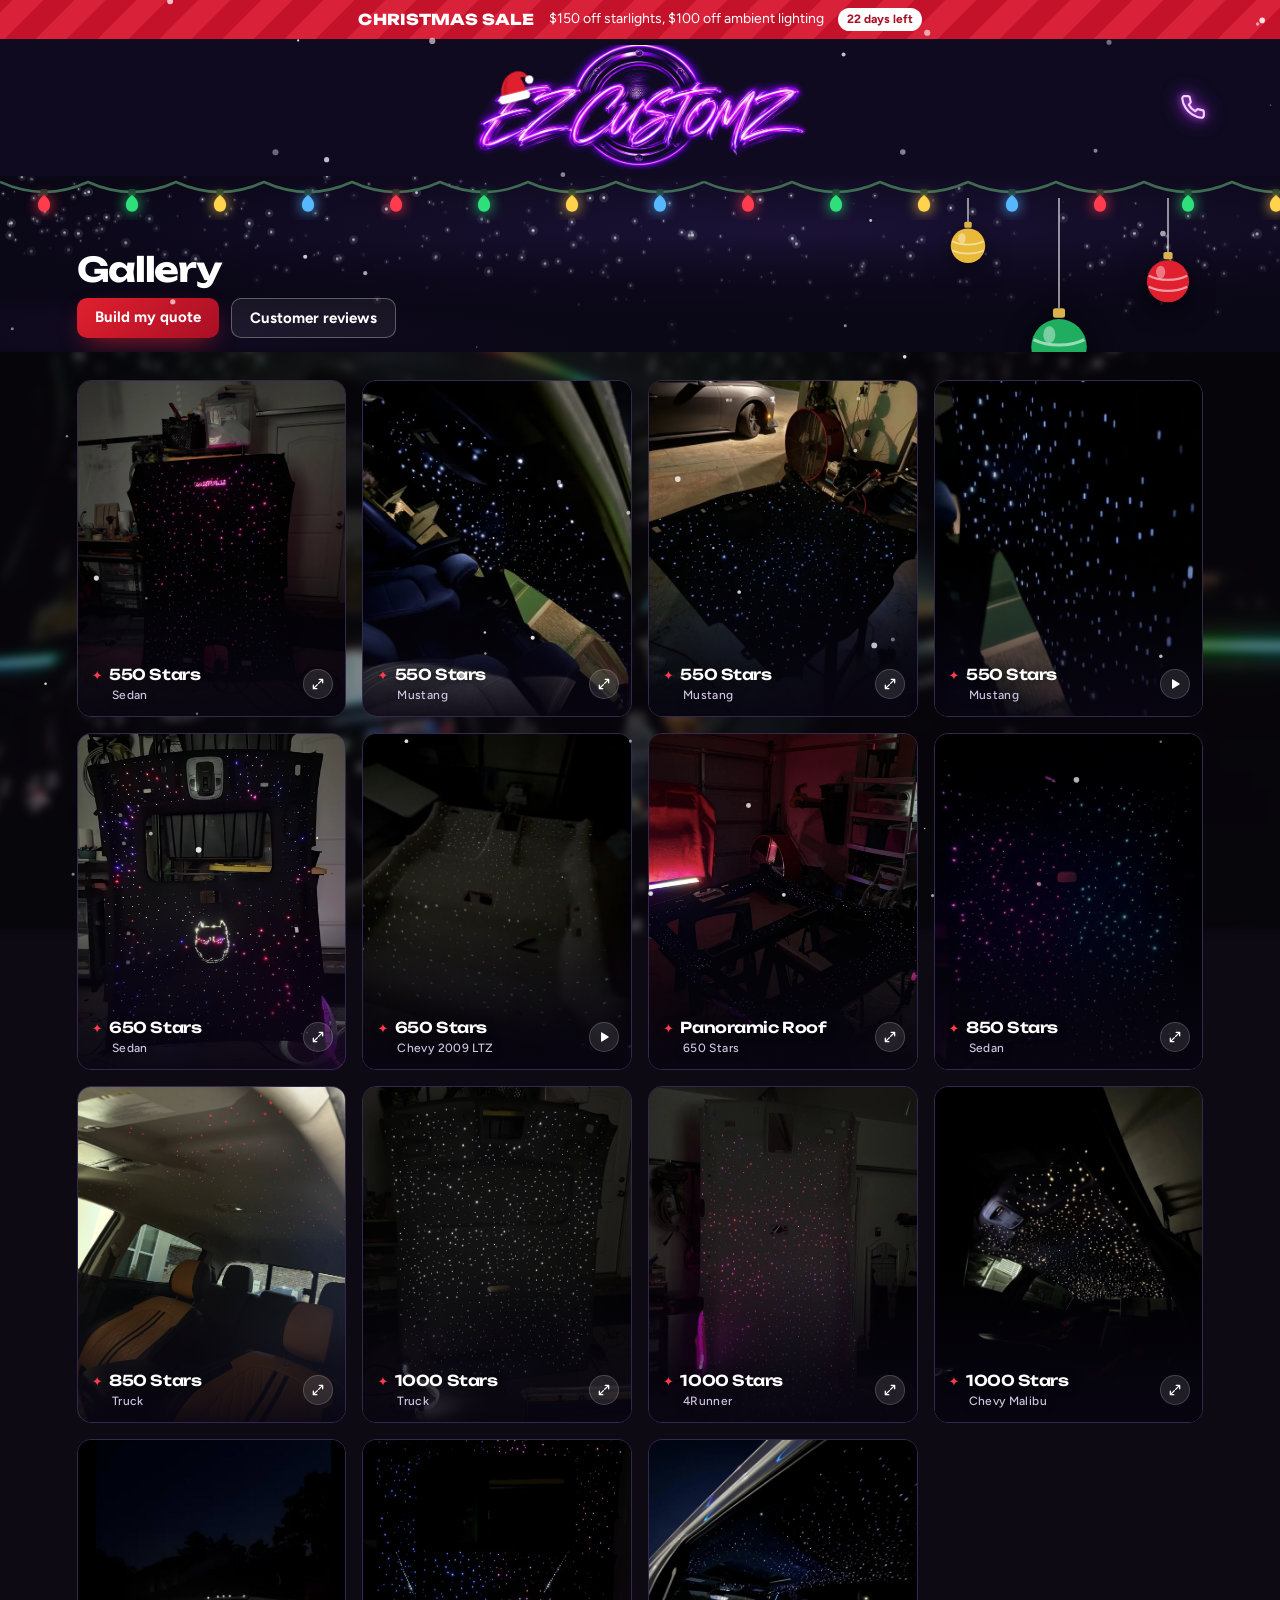
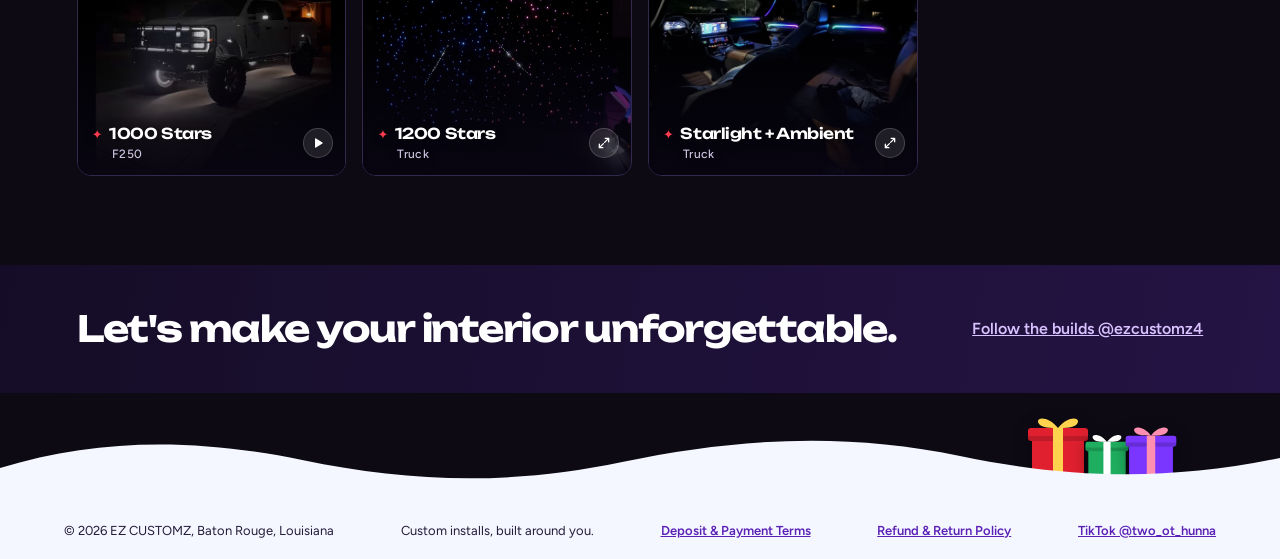
<file: gallery.html>
<!DOCTYPE html>
<html lang="en">
<head>
<meta charset="utf-8">
<meta name="viewport" content="width=device-width, initial-scale=1, viewport-fit=cover">
<title>Gallery | EZ CUSTOMZ Baton Rouge</title>
<meta name="description" content="Photos and videos of EZ CUSTOMZ starlight headliners, ambient lighting and speaker builds in Baton Rouge.">
<link rel="canonical" href="https://ezcustomz.co/gallery.html">
<meta name="theme-color" content="#0f0a20">
<link rel="icon" href="/favicon.ico" sizes="any">
<link rel="icon" type="image/png" sizes="512x512" href="/assets/icon-512.png">
<link rel="apple-touch-icon" href="/assets/icon-180.png">
<meta property="og:type" content="website">
<meta property="og:site_name" content="EZ CUSTOMZ">
<meta property="og:title" content="EZ CUSTOMZ | Gallery">
<meta property="og:description" content="See our starlight headliner, ambient lighting and speaker builds.">
<meta property="og:url" content="https://ezcustomz.co/gallery.html">
<meta property="og:image" content="https://ezcustomz.co/assets/og-image.png">
<link rel="stylesheet" href="https://fonts.googleapis.com/css2?family=Unbounded:wght@500;700&family=Figtree:wght@400;600;700&display=swap">
<style>
:root{--bg:#f6f3fb;--card:#fff;--ink:#1a1428;--mute:#6b6478;--line:#e3dded;--vio:#8f4fe0;--vio-d:#6d33b8;--err:#c62828;--soft:#f0e8fb;--night:#0f0a20;--star:#f3ecff;--head:'Unbounded','Arial Black',system-ui,sans-serif;--body:'Figtree',system-ui,-apple-system,'Segoe UI',sans-serif;box-sizing:border-box;padding-top:env(safe-area-inset-top,0px);padding-bottom:env(safe-area-inset-bottom,0px)}
@media(prefers-color-scheme:dark){:root:not([data-theme="light"]){--bg:#151025;--card:#1e1736;--ink:#f1ecfa;--mute:#a79fb8;--line:#33294f;--soft:#2a1f47;--vio:#a46af0;--vio-d:#b98af5;--err:#ff8a8a}}
:root[data-theme="dark"]{--bg:#151025;--card:#1e1736;--ink:#f1ecfa;--mute:#a79fb8;--line:#33294f;--soft:#2a1f47;--vio:#a46af0;--vio-d:#b98af5;--err:#ff8a8a}
html{scroll-padding-top:env(safe-area-inset-top,0px);scroll-behavior:smooth}
*,*::before,*::after{box-sizing:border-box}
body{margin:0;background:var(--bg);color:var(--ink);font:400 16px/1.55 var(--body)}
a{color:inherit}
:focus-visible{outline:3px solid var(--vio);outline-offset:2px}
header{display:flex;justify-content:space-between;align-items:center;gap:12px;padding:8px clamp(18px,5vw,64px);background:var(--night);color:#fff}
.logo{display:flex;align-items:center;gap:14px;text-decoration:none;color:#fff}
.logo img{height:64px;width:auto;display:block;mix-blend-mode:screen}
.loc{font-size:13px;color:#a99dc2}
.call{text-decoration:none;font-weight:600;font-size:15px;color:#fff;border:1px solid #4a3b72;padding:9px 14px;border-radius:999px}
.hero{position:relative;background:radial-gradient(90% 70% at 62% 30%,#1b1236,#0a0716 70%);color:#fff;overflow:hidden;min-height:min(78vh,620px);display:flex;align-items:flex-end}
#sky{position:absolute;inset:0;width:100%;height:100%}
.hero::after{content:'';position:absolute;inset:0;z-index:1;pointer-events:none;background:linear-gradient(0deg,rgba(10,7,22,.88) 0%,rgba(10,7,22,.55) 35%,transparent 65%),radial-gradient(120% 100% at 50% 40%,transparent 55%,rgba(5,3,12,.7))}
.hero-in{z-index:2;position:relative;padding:60px clamp(18px,6vw,90px) 64px;max-width:760px;pointer-events:none}
.hero-in a{pointer-events:auto}
h1{font:700 clamp(36px,6.4vw,72px)/1.04 var(--head);letter-spacing:-.04em;margin:0 0 18px}
.hero p{color:#cfc5e2;max-width:46ch;font-size:17px;margin:0 0 28px}
.btn{display:inline-block;background:var(--vio);color:#fff;border:0;border-radius:10px;padding:15px 24px;font:700 16px var(--body);text-decoration:none;cursor:pointer}
.btn:hover{background:var(--vio-d)}
.hint{z-index:2;position:absolute;right:clamp(18px,4vw,48px);bottom:18px;font-size:13px;color:#a99dc2}
main{padding:clamp(44px,7vw,90px) clamp(16px,6vw,90px)}
.wrap{max-width:1140px;margin:0 auto}
h2{font:700 clamp(28px,4vw,42px)/1.1 var(--head);letter-spacing:-.035em;margin:0 0 10px}
.lede{color:var(--mute);max-width:56ch;margin:0 0 34px}
.layout{display:grid;grid-template-columns:minmax(0,1fr) 320px;gap:28px;align-items:start}
form{background:var(--card);border:1px solid var(--line);border-radius:14px;padding:clamp(20px,4vw,40px)}
fieldset{border:0;padding:0;margin:0 0 34px}
legend{font:600 20px var(--head);letter-spacing:-.03em;padding:0;margin-bottom:4px}
.sub{color:var(--mute);font-size:14px;margin:0 0 16px}
.row{display:grid;grid-template-columns:repeat(3,minmax(0,1fr));gap:14px}
.row.two{grid-template-columns:repeat(2,minmax(0,1fr))}
label.f{display:flex;flex-direction:column;gap:6px;font-weight:600;font-size:14px}
.opt{font-weight:400;color:var(--mute)}
input,select,textarea{width:100%;font:400 16px var(--body);color:var(--ink);background:var(--bg);border:1px solid var(--line);border-radius:8px;padding:11px 12px;min-height:46px}
select:disabled,input:disabled{opacity:.5}
.wide{grid-column:1/-1}
.types{display:grid;grid-template-columns:repeat(3,1fr);gap:10px}
.type{position:relative;border:1px solid var(--line);border-radius:10px;padding:14px;cursor:pointer;display:block}
.type input{position:absolute;opacity:0;inset:0;min-height:0;cursor:pointer}
.type b{display:block}.type span{font-size:13px;color:var(--mute)}
.type:has(input:checked){border-color:var(--vio);background:var(--soft);box-shadow:inset 0 0 0 1px var(--vio)}
.type:has(input:checked)::after{content:'\2713';position:absolute;top:10px;right:12px;color:var(--vio);font-weight:700}
.type:has(input:focus-visible){outline:3px solid var(--vio)}
.group{margin-top:18px;padding:18px;background:var(--soft);border-radius:10px}
.group h3{margin:0 0 12px;font:600 16px var(--body)}
.check{display:flex;gap:10px;align-items:center;margin-top:14px;font-weight:600;font-size:14px}
.check input{width:20px;height:20px;min-height:0}
.note{font-size:14px;color:var(--mute);margin:14px 0 0}
.err{background:color-mix(in srgb,var(--err) 12%,transparent);color:var(--err);border:1px solid var(--err);border-radius:10px;padding:12px 14px;margin:0 0 16px;font-size:14px;font-weight:600}
.bad{border-color:var(--err)!important;box-shadow:0 0 0 2px color-mix(in srgb,var(--err) 30%,transparent)}
[hidden]{display:none!important}
.go{display:flex;gap:16px;align-items:center;flex-wrap:wrap;border-top:1px solid var(--line);padding-top:22px}
.go p{margin:0;font-size:13px;color:var(--mute)}
aside{position:sticky;top:20px;background:var(--night);color:#fff;border-radius:14px;padding:24px}
aside h3{margin:0;font:600 14px var(--body);color:#b9aed1}
.amt{font:700 44px/1.1 var(--head);letter-spacing:-.04em;margin:10px 0 6px;overflow-wrap:anywhere}
.amt small{font:400 13px var(--body);color:#b9aed1;margin-left:6px}
.amt.q{font-size:28px}
.help{color:#b9aed1;font-size:14px;margin:0 0 16px;min-height:42px}
.ln{display:flex;justify-content:space-between;gap:12px;font-size:14px;color:#b9aed1;border-top:1px solid #34294f;padding:11px 0}
.ln b{color:#f3eef9;text-align:right;font-weight:600}
.dep{background:#231a3a;border-radius:10px;padding:14px;margin-top:14px}
.dep b{display:block;font-size:17px}.dep span{font-size:13px;color:#b9aed1}
.reach{margin-top:18px;font-size:14px;display:grid;gap:6px}
.reach a{color:#dcc6f7;font-weight:600}
.fine{font-size:12px;color:#8f84a8;margin-top:14px}
.done{background:var(--card);border:1px solid var(--vio);border-radius:14px;padding:clamp(20px,4vw,36px)}
.done h3{font:700 24px var(--head);letter-spacing:-.03em;margin:0 0 8px}
.done textarea{min-height:190px;margin:14px 0;font-size:14px}
.done .acts{display:flex;gap:10px;flex-wrap:wrap}
.btn.alt{background:transparent;color:var(--ink);border:1px solid var(--line)}
.btn.alt:hover{background:var(--soft)}
.ig{background:var(--night);color:#fff;padding:44px clamp(18px,6vw,90px);display:flex;justify-content:space-between;align-items:center;gap:20px;flex-wrap:wrap}
.ig h2{margin:0;font-size:clamp(24px,3.4vw,36px)}
.ig a{color:#dcc6f7;font-weight:600}
footer a{color:#c9bbe0;font-weight:600}
footer{background:#0a0615;color:#8f84a8;font-size:13px;padding:18px clamp(18px,6vw,64px);display:flex;justify-content:space-between;gap:10px;flex-wrap:wrap}
.cal-wrap{display:flex;gap:20px;flex-wrap:wrap;align-items:flex-start}
.cal{width:100%;max-width:360px;border:1px solid var(--line);border-radius:12px;padding:14px;background:var(--bg)}
.cal-head{display:flex;justify-content:space-between;align-items:center;margin-bottom:10px}
.cal-head b{font:600 16px var(--head);letter-spacing:-.02em}
.cn{width:40px;height:40px;border:1px solid var(--line);border-radius:8px;background:var(--card);color:var(--ink);font-size:20px;cursor:pointer}
.cn:disabled{opacity:.35;cursor:not-allowed}
.cg{display:grid;grid-template-columns:repeat(7,1fr);gap:4px}
.cg span{text-align:center;font-size:12px;color:var(--mute);padding:4px 0}
.day{aspect-ratio:1;border:0;border-radius:8px;background:transparent;color:var(--ink);font:600 14px var(--body);cursor:pointer}
.day:hover:not(:disabled){background:var(--soft)}
.day:disabled{opacity:.3;cursor:not-allowed}
.day.sel{background:var(--vio);color:#fff}
.pick{flex:1;min-width:220px;background:var(--soft);border-radius:12px;padding:18px}
.pick small{color:var(--mute);font-size:13px}
.pick b{display:block;font:600 20px/1.25 var(--head);letter-spacing:-.03em;margin:6px 0 12px}
.pick button{background:transparent;border:1px solid var(--line);color:var(--ink);border-radius:8px;padding:8px 14px;font:600 14px var(--body);cursor:pointer}
@media(max-width:900px){.layout{grid-template-columns:1fr}aside{position:static}.types{grid-template-columns:1fr}}
@media(max-width:600px){.logo img{height:52px}.loc{display:none}.row,.row.two{grid-template-columns:1fr}.hint{display:none}.call{font-size:14px}}
/* ---- starlight gallery (under the hero) ---- */
.gal{--gp:clamp(18px,6vw,90px);background:#0a0716;color:#fff;padding:4px 0 clamp(34px,5vw,56px);overflow:hidden}
.gal-wrap{max-width:1320px;padding-inline:var(--gp)}
.gal h2{font:600 clamp(20px,2.6vw,26px)/1.15 var(--head);letter-spacing:-.035em;margin:0 0 6px}
.gal-sub{margin:0 0 6px;font-size:14px;color:#a99dc2;max-width:60ch}
.gal-stage{position:relative}
.gal-row{display:flex;gap:16px;margin:0 calc(var(--gp) * -1);padding:14px var(--gp) 16px;list-style:none;overflow-x:auto;scroll-snap-type:x mandatory;scroll-padding-inline:var(--gp);scrollbar-width:none;-webkit-overflow-scrolling:touch;overscroll-behavior-x:contain;--fl:0;--fr:1;
  -webkit-mask-image:linear-gradient(90deg,transparent 0,#000 calc(var(--fl) * 40px),#000 calc(100% - var(--fr) * 56px),transparent 100%);mask-image:linear-gradient(90deg,transparent 0,#000 calc(var(--fl) * 40px),#000 calc(100% - var(--fr) * 56px),transparent 100%)}
.gal-row::-webkit-scrollbar{display:none}
.gal-row li{flex:0 0 min(68vw,280px);scroll-snap-align:start}
.gal-card{position:relative;display:block;width:100%;aspect-ratio:4/5;padding:0;border:1px solid #33294f;border-radius:14px;overflow:hidden;background:#120c26;color:#fff;cursor:pointer;font:inherit;-webkit-tap-highlight-color:transparent;transition:transform .35s cubic-bezier(.2,.7,.2,1),border-color .35s,box-shadow .35s}
.gal-card img{position:absolute;inset:0;width:100%;height:100%;object-fit:cover;opacity:0;transition:opacity .5s ease,transform .7s cubic-bezier(.2,.7,.2,1)}
.gal-card img.ld{opacity:1}
.gal-card::after{content:'';position:absolute;inset:0;pointer-events:none;background:linear-gradient(0deg,rgba(8,5,18,.92) 0,rgba(8,5,18,.5) 22%,transparent 46%)}
.gal-cap{position:absolute;z-index:1;left:14px;right:12px;bottom:13px;display:flex;align-items:center;justify-content:space-between;gap:8px}
.gal-t{display:flex;flex-direction:column;align-items:flex-start;gap:4px;min-width:0;text-align:left}
.gal-cap small{font:500 12px/1.2 var(--body);letter-spacing:.03em;color:#cfc5e2;padding-left:20px;text-shadow:0 1px 8px rgba(0,0,0,.6)}
.gal-cap b{font:600 15px/1.2 var(--head);letter-spacing:-.03em;text-shadow:0 1px 10px rgba(0,0,0,.6)}
.gal-cap b::before{content:'\2726';color:var(--vio);margin-right:7px;font-size:13px}
.gal-ex{display:grid;place-items:center;width:30px;height:30px;border-radius:50%;background:rgba(255,255,255,.1);border:1px solid rgba(255,255,255,.18);flex:none;transition:background .3s}
.gal-ex svg{width:14px;height:14px}
.gal-card:focus-visible{outline:3px solid var(--vio);outline-offset:3px}
.noimg .gal-card{background:radial-gradient(circle at 30% 25%,#2a1f47,#120c26 70%)}
.noimg .gal-card img{display:none}
.noimg .gal-card::before{content:'Photo coming soon';position:absolute;inset:0;display:grid;place-items:center;font-size:13px;color:#a99dc2;padding-bottom:40px}
.gal-bar{position:relative;height:3px;border-radius:3px;background:#241a3f;margin-top:2px}
.gal-bar[hidden]{display:none}
.gal-bar i{position:absolute;top:0;bottom:0;left:0;width:30%;border-radius:3px;background:var(--vio);transition:left .15s linear}
.gal-hint{margin:10px 0 0;font-size:12.5px;color:#8f84a8}
.g-mouse{display:none}
.gal-arrow{display:none;position:absolute;top:50%;z-index:2;width:44px;height:44px;margin-top:-30px;border-radius:50%;place-items:center;border:1px solid #4a3b72;background:rgba(15,10,32,.78);-webkit-backdrop-filter:blur(8px);backdrop-filter:blur(8px);color:#fff;cursor:pointer;transition:opacity .25s,background .25s}
.gal-arrow:hover{background:var(--vio-d)}
.gal-arrow.prev{left:-6px}.gal-arrow.next{right:-6px}
.gal-arrow:disabled{opacity:0;pointer-events:none}
@media(hover:hover) and (pointer:fine){
  .gal-card:hover{transform:translateY(-5px);border-color:var(--vio);box-shadow:0 16px 38px rgba(143,79,224,.3)}
  .gal-card:hover img{transform:scale(1.05)}
  .gal-card:hover .gal-ex{background:var(--vio)}
  .gal-arrow{display:grid}.g-touch{display:none}.g-mouse{display:inline}
}
@media(min-width:600px){.gal-row li{flex-basis:clamp(190px,calc((100% - 32px) / 2.6),260px)}}
@media(min-width:1000px){.gal-row li{flex-basis:calc((100% - 64px) / 5)}}
/* lightbox */
.lb{position:fixed;inset:0;z-index:100;display:flex;flex-direction:column;align-items:center;justify-content:center;padding:60px 14px 18px;opacity:0;visibility:hidden;touch-action:none;overscroll-behavior:contain;transition:opacity .28s ease,visibility 0s linear .28s}
.lb.open{opacity:1;visibility:visible;transition:opacity .28s ease}
.lb-bg{position:absolute;inset:0;background:rgba(6,4,14,.84);-webkit-backdrop-filter:blur(12px);backdrop-filter:blur(12px)}
.lb-fig{position:relative;margin:0;display:flex;flex-direction:column;align-items:center;gap:14px;max-width:100%;transform:translateY(10px) scale(.96);transition:transform .34s cubic-bezier(.2,.7,.2,1)}
.lb.open .lb-fig{transform:none}
.lb-fig img{display:block;max-width:min(94vw,980px);max-height:calc(100vh - 170px);max-height:calc(100dvh - 170px);width:auto;height:auto;border-radius:14px;border:1px solid #33294f;box-shadow:0 24px 70px rgba(0,0,0,.6);background:#120c26;transition:opacity .22s ease}
.lb-fig img.sw{opacity:0}
.lb-fig video{display:block;max-width:min(94vw,980px);max-height:calc(100vh - 170px);max-height:calc(100dvh - 170px);width:auto;height:auto;border-radius:14px;border:1px solid #33294f;box-shadow:0 24px 70px rgba(0,0,0,.6);background:#000}
.lb-fig video[hidden],.lb-fig img[hidden]{display:none}
.lb-bar{display:flex;align-items:center;gap:14px;color:#fff}
.lb-cap{min-width:150px;text-align:center}
.lb-cap b{display:block;font:600 17px/1.2 var(--head);letter-spacing:-.03em}
.lb-cap b::before{content:'\2726';color:var(--vio);margin-right:8px;font-size:14px}
.lb-cap span{font-size:13px;color:#a99dc2}
.lb-btn{display:grid;place-items:center;width:46px;height:46px;border-radius:50%;border:1px solid #4a3b72;background:rgba(15,10,32,.8);color:#fff;cursor:pointer;flex:none;transition:background .25s}
.lb-btn:hover{background:var(--vio-d)}
.lb-x{position:absolute;z-index:2;top:max(12px,env(safe-area-inset-top));right:max(14px,env(safe-area-inset-right))}
.lb-btn svg{width:20px;height:20px}
html.lb-lock{overflow:hidden}
@media(prefers-reduced-motion:reduce){.gal-card,.gal-card img,.lb,.lb-fig,.lb-fig img{transition:none!important}.gal-card:hover{transform:none}.gal-row{scroll-behavior:auto}}
@media(prefers-reduced-motion:reduce){html{scroll-behavior:auto}}

/* ---- Neon purple/pink accents, matching the header sign (--org keeps its old name) ---- */
:root{--org:#d65cff;--org-d:#a61fc9}
.hero,.ig,.gal,main{position:relative}
main{overflow-x:clip}
.hero{background:radial-gradient(55% 45% at 8% 100%,rgba(214,92,255,.26),transparent 70%),radial-gradient(90% 70% at 62% 30%,#1b1236,#0a0716 70%)}
.btn{background:linear-gradient(135deg,#8f2be0,#d12fd8);box-shadow:0 8px 26px rgba(214,92,255,.3)}
.btn:hover{background:linear-gradient(135deg,var(--vio-d),var(--org));filter:none}
.btn.alt{background:transparent;box-shadow:none}.btn.alt:hover{background:var(--soft)}
.gal{background:linear-gradient(180deg,#0a0716,#120a1d)}
.gal-card:hover{border-color:var(--org)!important;box-shadow:0 14px 40px rgba(214,92,255,.25)!important}
.gal-t b::before,.gal-cap b::before{color:var(--org)}
main{background:radial-gradient(60% 260px at 100% 0,rgba(214,92,255,.12),transparent 70%),var(--bg)}
h2{position:relative}
.wrap>h2::after{content:'';display:block;width:64px;height:4px;border-radius:4px;margin-top:10px;background:linear-gradient(90deg,var(--org),var(--vio))}
.type:has(input:checked){border-color:var(--org);box-shadow:inset 0 0 0 1px var(--org)}
.type:has(input:checked)::after{color:var(--org)}
.group{border-left:4px solid var(--org)}
.day.sel{background:linear-gradient(135deg,var(--org),#b026d8)}
aside{background:linear-gradient(180deg,#1a0f2a,#0f0a20);border:1px solid rgba(214,92,255,.35);box-shadow:0 0 40px rgba(214,92,255,.12);position:sticky}
.amt{background:linear-gradient(90deg,#f0a6ff,#d65cff);-webkit-background-clip:text;background-clip:text;color:transparent}
.amt small{-webkit-text-fill-color:#b9aed1}
.dep{border:1px solid rgba(214,92,255,.45)}.dep b{color:#f0a6ff}
.ig{background:linear-gradient(100deg,#1a0f2a,#2a0f3a 140%);overflow:hidden}
.ig a{color:#f0a6ff}
footer{border-top:2px solid var(--org);align-items:center}
.pgh{display:block;font-size:14px;margin:0 0 8px}.pg{display:grid;grid-template-columns:repeat(auto-fill,minmax(132px,1fr));gap:10px;margin:0 0 16px}
.pg button{position:relative;display:flex;flex-direction:column;align-items:flex-start;gap:2px;text-align:left;padding:11px 12px;border-radius:10px;border:1px solid var(--line);background:var(--card);color:var(--ink);font:600 13px var(--body);cursor:pointer;min-height:0}
.pg button:hover{border-color:var(--org)}
.pg button[aria-pressed=true]{border-color:var(--org);box-shadow:inset 0 0 0 1px var(--org);background:color-mix(in srgb,var(--org) 9%,var(--card))}
.pg .old{font-size:15px;font-weight:600;color:#7d7790;text-decoration:line-through;text-decoration-thickness:2px;text-decoration-color:#d33}
.pg .now{font:700 20px/1.1 var(--head);letter-spacing:-.03em;color:var(--org-d)}
.pg .tag{position:absolute;top:-8px;right:8px;background:var(--org);color:#fff;font:700 10px var(--body);letter-spacing:.04em;text-transform:uppercase;padding:2px 7px;border-radius:99px}
@media(prefers-color-scheme:dark){.pg .now{color:#e58bff}.pg .old{color:#9a93ad}}
@media(max-width:900px){aside{margin-top:6px}}
@media(max-width:600px){.pg{grid-template-columns:repeat(2,1fr)}}

/* ---- UI refresh (redesign-test). Delete this block to go back to the previous look. Violet-first controls, real hover/press/focus states. ---- */
:root{--ease:cubic-bezier(.23,1,.32,1);--glow:rgba(143,79,224,.38)}
h1,h2,legend{text-wrap:balance}
.lede,.sub,.hero p{text-wrap:pretty}
.amt{font-variant-numeric:tabular-nums}
.skip{position:absolute;left:12px;top:-60px;z-index:100;background:var(--vio);color:#fff;font-weight:700;padding:10px 16px;border-radius:10px;text-decoration:none;transition:top .18s var(--ease)}
.skip:focus{top:12px}

/* buttons */
.btn{background:linear-gradient(135deg,#a468f0,var(--vio-d));box-shadow:0 8px 24px -6px var(--glow),inset 0 1px 0 rgba(255,255,255,.22);transition:transform .16s var(--ease),box-shadow .2s var(--ease),filter .2s var(--ease)}
.btn:active{transform:scale(.97)}
.btn:disabled{opacity:.6;cursor:wait;transform:none}
.btn.alt{box-shadow:none}
.call{transition:background .2s var(--ease),border-color .2s var(--ease),transform .16s var(--ease)}
.call:active{transform:scale(.97)}
.cn,.lb-btn{transition:background .2s var(--ease),border-color .2s var(--ease),transform .16s var(--ease)}
.cn:active:not(:disabled){transform:scale(.94)}
@media(hover:hover) and (pointer:fine){
  .btn:hover{background:linear-gradient(135deg,#b07af5,#7d3fd0);filter:none;transform:translateY(-1px);box-shadow:0 14px 30px -8px var(--glow),inset 0 1px 0 rgba(255,255,255,.28)}
  .btn.alt:hover{transform:none;box-shadow:none}
  .call:hover{background:rgba(143,79,224,.18);border-color:var(--vio)}
  .cn:hover:not(:disabled){border-color:var(--vio);background:var(--soft)}
  .type:hover{border-color:var(--vio);transform:translateY(-1px)}
  input:hover:not(:disabled),select:hover:not(:disabled),textarea:hover{border-color:color-mix(in srgb,var(--vio) 55%,var(--line))}
}

/* fields */
input,select,textarea{background:color-mix(in srgb,var(--card) 70%,var(--bg));transition:border-color .15s var(--ease),box-shadow .15s var(--ease),background .15s var(--ease)}
input:focus,select:focus,textarea:focus{outline:0;border-color:var(--vio);background:var(--card);box-shadow:0 0 0 4px color-mix(in srgb,var(--vio) 22%,transparent)}
.check input{accent-color:var(--vio)}

/* option tiles and groups: purple, not orange */
.type{transition:border-color .18s var(--ease),background .18s var(--ease),box-shadow .18s var(--ease),transform .16s var(--ease)}
.type:active{transform:scale(.98)}
.type:has(input:checked){border-color:var(--vio);box-shadow:inset 0 0 0 1px var(--vio),0 10px 24px -14px var(--glow)}
.type:has(input:checked)::after{color:var(--vio)}
.group{border-left:4px solid var(--vio)}

/* calendar */
.day{transition:background .15s var(--ease),transform .15s var(--ease),box-shadow .15s var(--ease)}
.day:active:not(:disabled){transform:scale(.94)}
.day.sel{background:linear-gradient(135deg,#a468f0,var(--vio-d));color:#fff;box-shadow:0 6px 16px -4px var(--glow)}
.day:disabled{opacity:.38;cursor:not-allowed;text-decoration:line-through;text-decoration-thickness:1px}
.cal{background:color-mix(in srgb,var(--card) 60%,var(--bg))}

/* form card, estimate, closing band */
form{border-color:color-mix(in srgb,var(--vio) 14%,var(--line));box-shadow:0 30px 60px -40px var(--glow)}
.wrap>h2::after{background:linear-gradient(90deg,var(--vio),#c9a6ff)}
aside{border:1px solid rgba(164,106,240,.4);box-shadow:0 24px 60px -30px var(--glow);transition:box-shadow .3s var(--ease)}
.amt{background:linear-gradient(90deg,#fff,#cdb4ff);-webkit-background-clip:text;background-clip:text}
.dep{border:1px solid rgba(164,106,240,.45);background:rgba(143,79,224,.12)}
.dep b{color:#e0cfff}
.ig{background:linear-gradient(100deg,#150d27,#2a1650 140%)}
.ig a{color:#d9c2ff}
.reach a{color:#d9c2ff}

/* hero and dividers: violet glow instead of orange */
.hero{background:radial-gradient(55% 45% at 8% 100%,rgba(143,79,224,.32),transparent 70%),radial-gradient(90% 70% at 62% 30%,#1b1236,#0a0716 70%)}
main{background:radial-gradient(60% 260px at 100% 0,rgba(143,79,224,.14),transparent 70%),linear-gradient(180deg,#120a1d,transparent 140px),var(--bg)}
.gal-card:hover{border-color:var(--vio)!important;box-shadow:0 14px 40px rgba(143,79,224,.32)!important}
.gal-t b::before,.gal-cap b::before{color:#c9a6ff}

.pg button{transition:border-color .16s var(--ease),box-shadow .16s var(--ease),transform .16s var(--ease),background .16s var(--ease)}
.pg button:active{transform:scale(.97)}
@media(hover:hover) and (pointer:fine){.pg button:hover{border-color:var(--vio);transform:translateY(-1px)}}
.pg button[aria-pressed=true]{border-color:var(--vio);box-shadow:inset 0 0 0 1px var(--vio),0 10px 24px -14px var(--glow);background:color-mix(in srgb,var(--vio) 9%,var(--card))}
.pg .now{color:var(--vio-d)}
.pg .tag{background:var(--vio);color:#fff}
@media(prefers-color-scheme:dark){.pg .now{color:#cfb2ff}}
:root[data-theme="dark"] .pg .now{color:#cfb2ff}

/* neon accents on top of the violet base: buttons, selections, prices */
:root{--glow-o:rgba(214,92,255,.40)}
.btn{background:linear-gradient(135deg,#8f2be0,#d12fd8);box-shadow:0 8px 26px -6px var(--glow-o),inset 0 1px 0 rgba(255,255,255,.25)}
.btn.alt{background:transparent;box-shadow:none}
@media(hover:hover) and (pointer:fine){
  .btn:hover{background:linear-gradient(135deg,#a33df0,#e545e6);box-shadow:0 14px 34px -8px var(--glow-o),inset 0 1px 0 rgba(255,255,255,.3)}
  .btn.alt:hover{background:var(--soft);box-shadow:none}
  .pg button:hover{border-color:var(--org)}
}
.type:has(input:checked){border-color:var(--org);box-shadow:inset 0 0 0 1px var(--org),0 10px 24px -14px var(--glow-o)}
.type:has(input:checked)::after{color:var(--org)}
.group{border-left-color:var(--org)}
.day.sel{background:linear-gradient(135deg,#d65cff,#b026d8);box-shadow:0 6px 16px -4px var(--glow-o)}
.pg button[aria-pressed=true]{border-color:var(--org);box-shadow:inset 0 0 0 1px var(--org),0 10px 24px -14px var(--glow-o);background:color-mix(in srgb,var(--org) 9%,var(--card))}
.pg .now{color:var(--org-d)}
.pg .tag{background:var(--org);color:#fff}
@media(prefers-color-scheme:dark){.pg .now{color:#e58bff}}
:root[data-theme="dark"] .pg .now{color:#e58bff}
.wrap>h2::after{background:linear-gradient(90deg,var(--vio),var(--org))}
.amt{background:linear-gradient(90deg,#f0a6ff,#d65cff);-webkit-background-clip:text;background-clip:text}
.dep{border:1px solid rgba(214,92,255,.45);background:rgba(214,92,255,.08)}
.dep b{color:#f0a6ff}
.gal-card:hover{border-color:var(--org)!important;box-shadow:0 14px 40px rgba(214,92,255,.28)!important}
.gal-t b::before,.gal-cap b::before{color:var(--org)}
.call:hover{border-color:var(--org)}

/* full-width gallery */
.gal-wrap{max-width:none}
@media(min-width:1500px){.gal-row li{flex-basis:calc((100% - 80px) / 6)}}

/* quote section: dark like the hero, with a faint starfield around the form */
main{--bg:#151025;--card:#1e1736;--ink:#f1ecfa;--mute:#a79fb8;--line:#33294f;--soft:#2a1f47;--vio:#a46af0;--vio-d:#b98af5;--err:#ff8a8a;color:var(--ink);color-scheme:dark;
  background:radial-gradient(60% 320px at 100% 0,rgba(143,79,224,.18),transparent 70%),linear-gradient(180deg,#120a1d 0%,#150f2c 55%,#1a1238 100%)}
main::before{content:'';position:absolute;inset:0;z-index:0;pointer-events:none;opacity:.55;
  background-image:url("data:image/svg+xml,%3Csvg xmlns=%27http://www.w3.org/2000/svg%27 width=%27420%27 height=%27420%27%3E%3Ccircle cx=%270%27 cy=%27387%27 r=%270.70%27 fill=%27%23ffffff%27 fill-opacity=%270.46%27/%3E%3Ccircle cx=%27224%27 cy=%27138%27 r=%271.03%27 fill=%27%23ffffff%27 fill-opacity=%270.73%27/%3E%3Ccircle cx=%27287%27 cy=%27267%27 r=%271.07%27 fill=%27%23ffffff%27 fill-opacity=%270.47%27/%3E%3Ccircle cx=%27297%27 cy=%27293%27 r=%270.54%27 fill=%27%23ffffff%27 fill-opacity=%270.69%27/%3E%3Ccircle cx=%27387%27 cy=%27339%27 r=%270.59%27 fill=%27%23ffffff%27 fill-opacity=%270.61%27/%3E%3Ccircle cx=%27289%27 cy=%27270%27 r=%270.90%27 fill=%27%23ffffff%27 fill-opacity=%270.81%27/%3E%3Ccircle cx=%27156%27 cy=%27141%27 r=%271.09%27 fill=%27%23d9c2ff%27 fill-opacity=%270.52%27/%3E%3Ccircle cx=%27125%27 cy=%27180%27 r=%270.71%27 fill=%27%23ffffff%27 fill-opacity=%270.82%27/%3E%3Ccircle cx=%27306%27 cy=%27369%27 r=%270.54%27 fill=%27%23ffffff%27 fill-opacity=%270.49%27/%3E%3Ccircle cx=%27214%27 cy=%27177%27 r=%270.64%27 fill=%27%23d9c2ff%27 fill-opacity=%270.80%27/%3E%3Ccircle cx=%27153%27 cy=%27145%27 r=%270.97%27 fill=%27%23ffffff%27 fill-opacity=%270.81%27/%3E%3Ccircle cx=%2770%27 cy=%27170%27 r=%270.70%27 fill=%27%23ffffff%27 fill-opacity=%270.53%27/%3E%3Ccircle cx=%27140%27 cy=%27223%27 r=%270.93%27 fill=%27%23ffffff%27 fill-opacity=%270.47%27/%3E%3Ccircle cx=%27192%27 cy=%27362%27 r=%270.94%27 fill=%27%23ffffff%27 fill-opacity=%270.67%27/%3E%3Ccircle cx=%27212%27 cy=%27289%27 r=%271.16%27 fill=%27%23ffffff%27 fill-opacity=%270.55%27/%3E%3Ccircle cx=%27105%27 cy=%27246%27 r=%270.75%27 fill=%27%23ffffff%27 fill-opacity=%270.52%27/%3E%3Ccircle cx=%27334%27 cy=%27369%27 r=%270.58%27 fill=%27%23d9c2ff%27 fill-opacity=%270.76%27/%3E%3Ccircle cx=%27171%27 cy=%2765%27 r=%270.55%27 fill=%27%23d9c2ff%27 fill-opacity=%270.85%27/%3E%3Ccircle cx=%27266%27 cy=%2761%27 r=%270.82%27 fill=%27%23d9c2ff%27 fill-opacity=%270.65%27/%3E%3Ccircle cx=%27387%27 cy=%27372%27 r=%271.12%27 fill=%27%23ffffff%27 fill-opacity=%270.79%27/%3E%3Ccircle cx=%27320%27 cy=%27116%27 r=%270.51%27 fill=%27%23d9c2ff%27 fill-opacity=%270.47%27/%3E%3Ccircle cx=%271%27 cy=%27259%27 r=%270.66%27 fill=%27%23ffffff%27 fill-opacity=%270.72%27/%3E%3Ccircle cx=%27289%27 cy=%27100%27 r=%271.12%27 fill=%27%23ffffff%27 fill-opacity=%270.47%27/%3E%3Ccircle cx=%27376%27 cy=%2750%27 r=%270.84%27 fill=%27%23ffffff%27 fill-opacity=%270.35%27/%3E%3Ccircle cx=%27268%27 cy=%27387%27 r=%270.51%27 fill=%27%23d9c2ff%27 fill-opacity=%270.80%27/%3E%3Ccircle cx=%27407%27 cy=%27237%27 r=%270.98%27 fill=%27%23d9c2ff%27 fill-opacity=%270.48%27/%3E%3Ccircle cx=%2788%27 cy=%27237%27 r=%270.54%27 fill=%27%23ffffff%27 fill-opacity=%270.73%27/%3E%3Ccircle cx=%27300%27 cy=%27209%27 r=%270.52%27 fill=%27%23ffffff%27 fill-opacity=%270.41%27/%3E%3Ccircle cx=%2755%27 cy=%27289%27 r=%271.13%27 fill=%27%23ffffff%27 fill-opacity=%270.37%27/%3E%3Ccircle cx=%27362%27 cy=%27417%27 r=%271.17%27 fill=%27%23ffffff%27 fill-opacity=%270.73%27/%3E%3Ccircle cx=%27104%27 cy=%27306%27 r=%271.12%27 fill=%27%23d9c2ff%27 fill-opacity=%270.55%27/%3E%3Ccircle cx=%27170%27 cy=%27373%27 r=%270.89%27 fill=%27%23ffffff%27 fill-opacity=%270.53%27/%3E%3Ccircle cx=%27309%27 cy=%27141%27 r=%271.01%27 fill=%27%23d9c2ff%27 fill-opacity=%270.56%27/%3E%3Ccircle cx=%27131%27 cy=%27414%27 r=%271.20%27 fill=%27%23ffffff%27 fill-opacity=%270.67%27/%3E%3C/svg%3E"),url("data:image/svg+xml,%3Csvg xmlns=%27http://www.w3.org/2000/svg%27 width=%27680%27 height=%27680%27%3E%3Ccircle cx=%27624%27 cy=%27136%27 r=%271.32%27 fill=%27%23ffffff%27 fill-opacity=%270.25%27/%3E%3Ccircle cx=%27379%27 cy=%27525%27 r=%271.56%27 fill=%27%23d9c2ff%27 fill-opacity=%270.37%27/%3E%3Ccircle cx=%27304%27 cy=%27113%27 r=%271.33%27 fill=%27%23ffffff%27 fill-opacity=%270.38%27/%3E%3Ccircle cx=%27345%27 cy=%27515%27 r=%271.09%27 fill=%27%23d9c2ff%27 fill-opacity=%270.46%27/%3E%3Ccircle cx=%27203%27 cy=%27368%27 r=%270.96%27 fill=%27%23ffffff%27 fill-opacity=%270.45%27/%3E%3Ccircle cx=%27160%27 cy=%27449%27 r=%271.14%27 fill=%27%23ffffff%27 fill-opacity=%270.23%27/%3E%3Ccircle cx=%27560%27 cy=%27623%27 r=%271.53%27 fill=%27%23ffffff%27 fill-opacity=%270.44%27/%3E%3Ccircle cx=%2717%27 cy=%27518%27 r=%271.28%27 fill=%27%23ffffff%27 fill-opacity=%270.45%27/%3E%3Ccircle cx=%2725%27 cy=%2792%27 r=%270.86%27 fill=%27%23d9c2ff%27 fill-opacity=%270.24%27/%3E%3Ccircle cx=%276%27 cy=%27411%27 r=%271.56%27 fill=%27%23d9c2ff%27 fill-opacity=%270.27%27/%3E%3Ccircle cx=%27138%27 cy=%27459%27 r=%270.99%27 fill=%27%23ffffff%27 fill-opacity=%270.36%27/%3E%3Ccircle cx=%27287%27 cy=%27458%27 r=%271.42%27 fill=%27%23ffffff%27 fill-opacity=%270.34%27/%3E%3Ccircle cx=%2742%27 cy=%27156%27 r=%271.45%27 fill=%27%23d9c2ff%27 fill-opacity=%270.54%27/%3E%3Ccircle cx=%27629%27 cy=%27346%27 r=%270.90%27 fill=%27%23ffffff%27 fill-opacity=%270.27%27/%3E%3Ccircle cx=%27116%27 cy=%2753%27 r=%271.02%27 fill=%27%23ffffff%27 fill-opacity=%270.43%27/%3E%3Ccircle cx=%27327%27 cy=%27676%27 r=%270.86%27 fill=%27%23ffffff%27 fill-opacity=%270.34%27/%3E%3Ccircle cx=%273%27 cy=%274%27 r=%271.13%27 fill=%27%23d9c2ff%27 fill-opacity=%270.23%27/%3E%3Ccircle cx=%27628%27 cy=%27529%27 r=%271.41%27 fill=%27%23ffffff%27 fill-opacity=%270.35%27/%3E%3Ccircle cx=%27654%27 cy=%27545%27 r=%271.33%27 fill=%27%23ffffff%27 fill-opacity=%270.40%27/%3E%3Ccircle cx=%27277%27 cy=%27338%27 r=%271.20%27 fill=%27%23ffffff%27 fill-opacity=%270.40%27/%3E%3Ccircle cx=%27452%27 cy=%27430%27 r=%271.38%27 fill=%27%23ffffff%27 fill-opacity=%270.51%27/%3E%3Ccircle cx=%27672%27 cy=%27298%27 r=%271.19%27 fill=%27%23ffffff%27 fill-opacity=%270.54%27/%3E%3C/svg%3E");background-size:420px 420px,680px 680px;background-position:0 0,190px 120px;
  -webkit-mask-image:linear-gradient(180deg,transparent 0,#000 180px,#000 calc(100% - 140px),transparent 100%);mask-image:linear-gradient(180deg,transparent 0,#000 180px,#000 calc(100% - 140px),transparent 100%)}
main>.wrap{position:relative;z-index:1}
main .pg .now{color:#e58bff}
main .pg .old{color:#9a93ad}
@media(prefers-reduced-motion:no-preference){main::before{animation:twinkle 7s ease-in-out infinite alternate}@keyframes twinkle{from{opacity:.4}to{opacity:.7}}}

/* hero buttons (quote + reviews) */
.cta{display:flex;gap:12px;flex-wrap:wrap}
.hero .btn.alt{color:#fff;border:1px solid rgba(255,255,255,.3);background:rgba(255,255,255,.06);-webkit-backdrop-filter:blur(6px);backdrop-filter:blur(6px)}
.hero .btn.alt:hover{background:rgba(255,255,255,.14);border-color:var(--org)}

/* entrance: hero copy rises in once, staggered (decorative, skipped for reduced motion) */
@media(prefers-reduced-motion:no-preference){
  .hero-in>*{opacity:0;transform:translateY(14px);animation:rise .6s var(--ease) forwards}
  .hero-in>:nth-child(2){animation-delay:70ms}.hero-in>:nth-child(3){animation-delay:140ms}.hero-in>:nth-child(4){animation-delay:210ms}
  @keyframes rise{to{opacity:1;transform:none}}
}

/* ---- reviews page ---- */
.hero.rv{min-height:0;align-items:center}
.hero.rv .hero-in{padding-top:clamp(96px,12vw,130px);padding-bottom:clamp(44px,6vw,64px)}
.hero-in button{pointer-events:auto}
@media(max-width:600px){.hero.rv .hero-in{padding-top:165px}}
.sum{display:flex;align-items:center;gap:14px;flex-wrap:wrap;margin:0 0 22px}
.sum b{font:700 clamp(40px,6vw,56px)/1 var(--head);letter-spacing:-.04em;background:linear-gradient(90deg,#f0a6ff,#d65cff);-webkit-background-clip:text;background-clip:text;color:transparent}
.sum .st{font-size:26px;color:#f0a6ff}
.sum span{color:#cfc5e2;font-size:15px}
.st{color:#f0a6ff;letter-spacing:2px;white-space:nowrap;text-shadow:0 0 12px rgba(214,92,255,.35)}
.st i{font-style:normal;color:#4a3b72;text-shadow:none}
.rv-list{list-style:none;margin:0;padding:0;columns:3 300px;column-gap:18px}
.rv-card{break-inside:avoid;margin:0 0 18px;background:var(--card);border:1px solid var(--line);border-radius:14px;padding:22px;transition:border-color .2s var(--ease),box-shadow .2s var(--ease),transform .2s var(--ease)}
.rv-card .st{font-size:20px}
.rv-card p{margin:12px 0 14px;white-space:pre-line;overflow-wrap:anywhere}
.rv-card small{display:block;color:var(--mute);font-size:13px;border-top:1px solid var(--line);padding-top:12px}
.rv-card small b{color:var(--ink)}
@media(hover:hover) and (pointer:fine){.rv-card:hover{border-color:var(--org);box-shadow:0 14px 40px -12px rgba(214,92,255,.28);transform:translateY(-2px)}}
.rv-empty{color:var(--mute);background:var(--card);border:1px dashed var(--line);border-radius:14px;padding:28px;text-align:center;margin:0}
.rv-more{display:flex;flex-direction:column;align-items:center;gap:12px;text-align:center;margin-top:40px}
.rv-more p{margin:0;color:var(--mute)}
#rf{max-width:680px;margin:40px auto 0}
#rf fieldset{margin-bottom:22px}
#rf textarea{min-height:140px;resize:vertical}
.rate{display:inline-flex;flex-direction:row-reverse;gap:6px;margin-top:6px}
.rate input{position:absolute;opacity:0;width:1px;height:1px;min-height:0}
.rate label{font-size:42px;line-height:1;color:#4a3b72;cursor:pointer;transition:color .15s var(--ease),transform .15s var(--ease)}
.rate input:checked~label{color:#f0a6ff}
.rate:hover input~label{color:#4a3b72}
.rate input~label:hover,.rate input~label:hover~label{color:#f0a6ff}
.rate label:hover{transform:scale(1.12)}
.rate input:focus-visible+label{outline:3px solid var(--vio);outline-offset:2px;border-radius:6px}
.rate.bad{border-radius:10px;padding:2px 6px}
.rl{font-size:14px;color:var(--mute);margin:8px 0 0;min-height:22px}
.rh{display:block;font-weight:600;font-size:14px}
#ty{max-width:680px;margin:40px auto 0;text-align:center}
#ty .st{font-size:30px}
.ggl{text-align:center;color:var(--mute);margin:48px 0 0;padding-top:28px;border-top:1px solid var(--line)}
.ggl a{color:#f0a6ff;font-weight:700;white-space:nowrap}
.ggl a:hover{color:var(--org)}
.lb-bg{position:absolute;inset:0;background:rgba(6,4,14,.84);-webkit-backdrop-filter:blur(12px);backdrop-filter:blur(12px)}
.lb-fig{position:relative;margin:0;display:flex;flex-direction:column;align-items:center;gap:14px;max-width:100%;transform:translateY(10px) scale(.96);transition:transform .34s cubic-bezier(.2,.7,.2,1)}
.lb.open .lb-fig{transform:none}
.lb-fig img{display:block;max-width:min(94vw,980px);max-height:calc(100vh - 170px);max-height:calc(100dvh - 170px);width:auto;height:auto;border-radius:14px;border:1px solid #33294f;box-shadow:0 24px 70px rgba(0,0,0,.6);background:#120c26;transition:opacity .22s ease}
.lb-fig img.sw{opacity:0}
.lb-fig video{display:block;max-width:min(94vw,980px);max-height:calc(100vh - 170px);max-height:calc(100dvh - 170px);width:auto;height:auto;border-radius:14px;border:1px solid #33294f;box-shadow:0 24px 70px rgba(0,0,0,.6);background:#000}
.lb-fig video[hidden],.lb-fig img[hidden]{display:none}
.lb-bar{display:flex;align-items:center;gap:14px;color:#fff}
.lb-cap{min-width:150px;text-align:center}
.lb-cap b{display:block;font:600 17px/1.2 var(--head);letter-spacing:-.03em}
.lb-cap b::before{content:'\2726';color:var(--vio);margin-right:8px;font-size:14px}
.lb-cap span{font-size:13px;color:#a99dc2}
.lb-btn{display:grid;place-items:center;width:46px;height:46px;border-radius:50%;border:1px solid #4a3b72;background:rgba(15,10,32,.8);color:#fff;cursor:pointer;flex:none;transition:background .25s}
.lb-btn:hover{background:var(--vio-d)}
.lb-x{position:absolute;z-index:2;top:max(12px,env(safe-area-inset-top));right:max(14px,env(safe-area-inset-right))}
.lb-btn svg{width:20px;height:20px}
html.lb-lock{overflow:hidden}
@media(prefers-reduced-motion:reduce){.gal-card,.gal-card img,.lb,.lb-fig,.lb-fig img{transition:none!important}.gal-card:hover{transform:none}.gal-row{scroll-behavior:auto}}
.gal-grid{list-style:none;margin:0;padding:0;display:grid;grid-template-columns:repeat(auto-fill,minmax(min(100%,230px),1fr));gap:16px}
html{background:#0d0a14}
body::before{content:"";position:fixed;inset:-30px;z-index:-1;background:linear-gradient(rgba(13,10,20,.35),rgba(13,10,20,.55)),url(images/admin-bg.webp) center/cover;filter:blur(4px)}
body{background:transparent}
main{background:none!important}main::before{display:none!important}
.hero.rv .hero-in{padding:76px clamp(18px,6vw,90px) 14px}
.hero.rv h1{font-size:clamp(26px,3.4vw,34px);margin:0 0 10px}
.hero.rv p{display:none}
main{padding-top:28px}
.hero.rv .btn{padding:10px 18px;font-size:15px}
@media(max-width:600px){.hero.rv .hero-in{padding-top:84px}}
.gal-sub{color:#cfc5e2}
/* neon header: sign centred, phone icon right */
header{display:grid;grid-template-columns:1fr auto 1fr;padding:6px clamp(14px,5vw,64px)}
.logo{grid-column:2;position:relative;display:block;width:clamp(214px,27vw,340px);aspect-ratio:760/281}
.logo img{display:block;width:100%;height:100%;mix-blend-mode:normal}
.call{grid-column:3;justify-self:end;display:grid;place-items:center;width:46px;height:46px;padding:0;border:0;border-radius:50%;color:#f4d2ff;filter:drop-shadow(0 0 3px #d65cff) drop-shadow(0 0 9px #a72bff)}
.call:hover{background:rgba(167,43,255,.16)}
</style>

<link rel="stylesheet" href="assets/xmas.css">
<script src="assets/xmas.js"></script>
</head>
<body>
<a class="skip" href="#gallery">Skip to the gallery</a>
<svg width="0" height="0" style="position:absolute" aria-hidden="true" focusable="false"><defs>
<radialGradient id="hwp" cx="50%" cy="45%" r="60%"><stop offset="0" stop-color="#e58bff"/><stop offset="1" stop-color="#b026d8"/></radialGradient></defs>
</svg>
<header>
  <a class="logo" href="index.html" aria-label="EZ CUSTOMZ home"><img src="assets/neon-logo.webp" alt="EZ CUSTOMZ" width="760" height="281"></a>
  <a class="call" href="tel:2256154554" aria-label="Call or text 225.615.4554" title="Call or text 225.615.4554"><svg viewBox="0 0 24 24" width="26" height="26" fill="none" stroke="currentColor" stroke-width="2" stroke-linecap="round" stroke-linejoin="round" aria-hidden="true"><path d="M22 16.9v3a2 2 0 0 1-2.2 2 19.8 19.8 0 0 1-8.6-3.1 19.5 19.5 0 0 1-6-6A19.8 19.8 0 0 1 2.1 4.2 2 2 0 0 1 4.1 2h3a2 2 0 0 1 2 1.7c.1 1 .4 1.9.7 2.8a2 2 0 0 1-.5 2.1L8.1 9.9a16 16 0 0 0 6 6l1.3-1.3a2 2 0 0 1 2.1-.4c.9.3 1.8.6 2.8.7a2 2 0 0 1 1.7 2z"/></svg></a>
</header>

<section class="hero rv" id="top">
  <canvas id="sky" aria-hidden="true"></canvas>
  <div class="hero-in">
    <h1>Gallery</h1>
    <p>Real builds from our shop. Tap any photo or video to enlarge it.</p>
    <div class="cta"><a class="btn" href="index.html#quote">Build my quote</a><a class="btn alt" href="reviews.html">Customer reviews</a></div>
  </div>
</section>

<main id="gallery"><div class="wrap">
<ul class="gal-grid" id="galRow" role="list"></ul>
</div></main>

<section class="ig">
  
  <h2>Let's make your interior unforgettable.</h2>
  <a href="https://www.instagram.com/ezcustomz4" target="_blank" rel="noopener noreferrer">Follow the builds @ezcustomz4</a>
</section>
<footer><span>&copy; 2026 EZ CUSTOMZ, Baton Rouge, Louisiana</span><span>Custom installs, built around you.</span><a href="/terms.html">Deposit &amp; Payment Terms</a><a href="/refund.html">Refund &amp; Return Policy</a><a href="https://www.tiktok.com/@two_ot_hunna" target="_blank" rel="noopener noreferrer">TikTok @two_ot_hunna</a></footer>

<script>
const GALLERY=[
  {label:'550 Stars', note:'Sedan', img:'images/gallery/550-sedan.webp'},
  {label:'550 Stars', note:'Mustang', img:'images/gallery/550-mustang-interior.webp', thumb:'images/gallery/550-mustang-interior-thumb.webp', alt:'550 Stars Mustang starlight headliner installed'},
  {label:'550 Stars', note:'Mustang', img:'images/gallery/550-mustang-floor.webp', thumb:'images/gallery/550-mustang-floor-thumb.webp', alt:'550 Stars Mustang starlight headliner before install'},
  {label:'550 Stars', note:'Mustang', thumb:'images/gallery/550-mustang-thumb.jpg', video:'images/gallery/550-mustang.mp4'},
  {label:'650 Stars', note:'Sedan', img:'images/gallery/650-sedan.webp'},
  {label:'650 Stars', note:'Chevy 2009 LTZ', thumb:'images/gallery/650-chevyltz-thumb.jpg', video:'images/gallery/650chevyltz.mp4'},
  {label:'Panoramic Roof', note:'650 Stars', img:'images/gallery/panoramic-roof.webp'},
  {label:'850 Stars', note:'Sedan', img:'images/gallery/850-sedan.webp'},
  {label:'850 Stars', note:'Truck', img:'images/gallery/850-truck.webp'},
  {label:'1000 Stars', note:'Truck', img:'images/gallery/1000-truck.webp'},
  {label:'1000 Stars', note:'4Runner', img:'images/gallery/1000-4runner.webp'},
  {label:'1000 Stars', note:'Chevy Malibu', img:'images/gallery/1000-malibu.webp'},
  {label:'1000 Stars', note:'F250', thumb:'images/gallery/1000-f250-thumb.jpg', video:'images/gallery/1000-f250.mp4'},
  {label:'1200 Stars', note:'Truck', img:'images/gallery/1200-truck.webp'},
  {label:'Starlight + Ambient', note:'Truck', img:'images/gallery/starlight-ambient.webp'}
];
function galShow(GALLERY){
  const row=document.getElementById('galRow'),n=GALLERY.length;
  const E=s=>String(s==null?'':s).replace(/[&<>"']/g,c=>({'&':'&amp;','<':'&lt;','>':'&gt;','"':'&quot;',"'":'&#39;'}[c]));
  row.innerHTML=GALLERY.map((g,i)=>`<li><button type="button" class="gal-card" data-i="${i}" aria-haspopup="dialog" aria-label="View ${E(g.label)}${g.note?' '+E(g.note):''} ${g.video?'video':'photo'} larger"><img src="${E(g.thumb||g.img)}" alt="${E(g.alt||g.label+(g.note?' '+g.note:'')+' starlight headliner')}" width="640" height="800" loading="lazy" decoding="async" style="object-position:${E(g.pos||'center')}"><span class="gal-cap"><span class="gal-t"><b>${E(g.label)}</b>${g.note?`<small>${E(g.note)}</small>`:''}</span><i class="gal-ex" aria-hidden="true"><svg viewBox="0 0 24 24" fill="none" stroke="currentColor" stroke-width="2.2" stroke-linecap="round" stroke-linejoin="round" aria-hidden="true">${g.video?'<path d="M8 5v14l11-7z" fill="currentColor"/>':'<path d="M14 4h6v6M10 20H4v-6M20 4l-7 7M4 20l7-7"/>'}</svg></i></span></button></li>`).join('');
  row.querySelectorAll('img').forEach(im=>{
    const ok=()=>im.classList.add('ld'),bad=()=>im.closest('li').classList.add('noimg');
    if(im.complete)(im.naturalWidth?ok():bad());else{im.addEventListener('load',ok);im.addEventListener('error',bad)}
  });
  /* lightbox */
  const lb=document.createElement('div');
  lb.className='lb';lb.setAttribute('role','dialog');lb.setAttribute('aria-modal','true');lb.setAttribute('aria-label','Starlight photo preview');lb.setAttribute('aria-hidden','true');
  lb.innerHTML='<div class="lb-bg"></div><button type="button" class="lb-btn lb-x" aria-label="Close preview"><svg viewBox="0 0 24 24" fill="none" stroke="currentColor" stroke-width="2.2" stroke-linecap="round" stroke-linejoin="round" aria-hidden="true"><path d="M6 6l12 12M18 6L6 18"/></svg></button>'+
    '<figure class="lb-fig"><img alt="" decoding="async"><video controls playsinline preload="metadata" hidden></video><div class="lb-bar"><button type="button" class="lb-btn lb-prev" aria-label="Previous photo"><svg viewBox="0 0 24 24" fill="none" stroke="currentColor" stroke-width="2.2" stroke-linecap="round" stroke-linejoin="round" aria-hidden="true"><path d="M15 5l-7 7 7 7"/></svg></button>'+
    '<figcaption class="lb-cap" aria-live="polite"><b></b><span></span></figcaption><button type="button" class="lb-btn lb-next" aria-label="Next photo"><svg viewBox="0 0 24 24" fill="none" stroke="currentColor" stroke-width="2.2" stroke-linecap="round" stroke-linejoin="round" aria-hidden="true"><path d="M9 5l7 7-7 7"/></svg></button></div></figure>';
  document.body.appendChild(lb);
  const vid=lb.querySelector('video'),stop=()=>{vid.pause();vid.removeAttribute('src');vid.load()};
  const img=lb.querySelector('img'),lab=lb.querySelector('b'),cnt=lb.querySelector('.lb-cap span'),bx=lb.querySelector('.lb-x'),bp=lb.querySelector('.lb-prev'),bn=lb.querySelector('.lb-next');
  let idx=0,from=null,tok=0;
  const pic=g=>g.img||g.thumb;
  const pre=i=>{const p=new Image();p.src=pic(GALLERY[(i+n)%n])};
  function show(i){
    idx=(i+n)%n;const g=GALLERY[idx],t=++tok;
    img.classList.add('sw');
    const p=new Image();
    const done=()=>{if(t!==tok)return;stop();vid.hidden=!g.video;img.hidden=!!g.video;if(g.video){vid.src=g.video;vid.play().catch(()=>{})}else img.src=g.img;img.alt=g.alt||g.label+(g.note?' '+g.note:'')+' starlight headliner';lab.textContent=g.label;cnt.textContent=(g.note?g.note+' \u00b7 ':'')+(idx+1)+' / '+n;img.classList.remove('sw');pre(idx+1);pre(idx-1)};
    p.onload=p.onerror=done;p.src=pic(g);
    bp.hidden=bn.hidden=n<2;
  }
  function open(i,btn){from=btn||null;show(i);lb.setAttribute('aria-hidden','false');document.documentElement.classList.add('lb-lock');void lb.offsetWidth;lb.classList.add('open');setTimeout(()=>bx.focus({preventScroll:true}),30)}
  function close(){if(!lb.classList.contains('open'))return;lb.classList.remove('open');lb.setAttribute('aria-hidden','true');document.documentElement.classList.remove('lb-lock');tok++;stop();if(from)from.focus({preventScroll:true})}
  row.addEventListener('click',e=>{const b=e.target.closest('.gal-card');if(b)open(+b.dataset.i,b)});
  lb.addEventListener('click',e=>{if(!e.target.closest('.lb-fig, .lb-x'))close()});
  bx.onclick=close;bp.onclick=()=>show(idx-1);bn.onclick=()=>show(idx+1);
  document.addEventListener('keydown',e=>{
    if(!lb.classList.contains('open'))return;
    if(e.key==='Escape')close();
    else if(e.key==='ArrowLeft'&&n>1)show(idx-1);
    else if(e.key==='ArrowRight'&&n>1)show(idx+1);
    else if(e.key==='Tab'){const f=[bx,bp,bn].filter(x=>!x.hidden),i=f.indexOf(document.activeElement);e.preventDefault();f[(i+(e.shiftKey?-1:1)+f.length)%f.length].focus()}
  });
  /* swipe left/right to change photo, swipe down to close */
  let sx=0,sy=0;
  lb.addEventListener('touchstart',e=>{sx=e.touches[0].clientX;sy=e.touches[0].clientY},{passive:true});
  lb.addEventListener('touchend',e=>{
    const t=e.changedTouches[0],dx=t.clientX-sx,dy=t.clientY-sy;
    if(Math.abs(dx)>45&&Math.abs(dx)>Math.abs(dy)*1.3&&n>1)show(idx+(dx<0?1:-1));
    else if(dy>90&&dy>Math.abs(dx)*1.3)close();
  },{passive:true});
}
/* the live list comes from the admin panel (Gallery tab); GALLERY above is only the fallback if Supabase can't be reached */
const SUPABASE_URL='https://umvdxjnhzehcoujrishh.supabase.co',SUPABASE_ANON_KEY='sb_publishable_bs-39zXRYYVOHmCJeV7mvg_armUMvNH';
fetch(SUPABASE_URL+'/rest/v1/rpc/get_gallery',{method:'POST',headers:{apikey:SUPABASE_ANON_KEY,'Content-Type':'application/json'},body:'{}'}).then(r=>r.ok?r.json():Promise.reject()).catch(()=>GALLERY).then(galShow);
/* starfield */
const c=document.getElementById('sky'),x=c.getContext('2d'),rm=matchMedia('(prefers-reduced-motion:reduce)').matches;
let S=[],W,H,mx=-999,my=-999;
function size(){const r=c.getBoundingClientRect(),d=devicePixelRatio||1;W=r.width;H=r.height;c.width=W*d;c.height=H*d;x.setTransform(d,0,0,d,0,0);
  const g=()=>Math.random()+Math.random()+Math.random()-1.5;
  S=Array.from({length:Math.min(1400,Math.round(W*H/650))},()=>{const u=Math.random(),yc=H*(.2+.3*u),hh=H*(.12+.12*Math.sin(u*3.14));
    return{x:u*W,y:yc+g()*2*hh,r:Math.random()*1.2+.4,p:Math.random()*6.28,s:Math.random()*.0015+.0005}});if(rm)draw(0)}
function draw(t){x.clearRect(0,0,W,H);
  for(const s of S){const n=Math.max(0,1-Math.hypot(s.x-mx,s.y-my)/150),A=Math.min(1,.45+.35*Math.sin(s.p+t*s.s*6)+n*.6);
    x.fillStyle=n>.2?'#d6b3ff':'#eaf3ff';
    x.globalAlpha=A*.16;x.beginPath();x.arc(s.x,s.y,s.r*3.2+n*4,0,6.283);x.fill();
    x.globalAlpha=A;x.beginPath();x.arc(s.x,s.y,s.r+n*1.6,0,6.283);x.fill()}
  if(!rm)requestAnimationFrame(draw)}
c.parentElement.addEventListener('pointermove',e=>{const r=c.getBoundingClientRect();mx=e.clientX-r.left;my=e.clientY-r.top});
c.parentElement.addEventListener('pointerleave',()=>{mx=my=-999});
addEventListener('resize',size);size();if(!rm)requestAnimationFrame(draw);
</script>
</body>
</html>
</file>
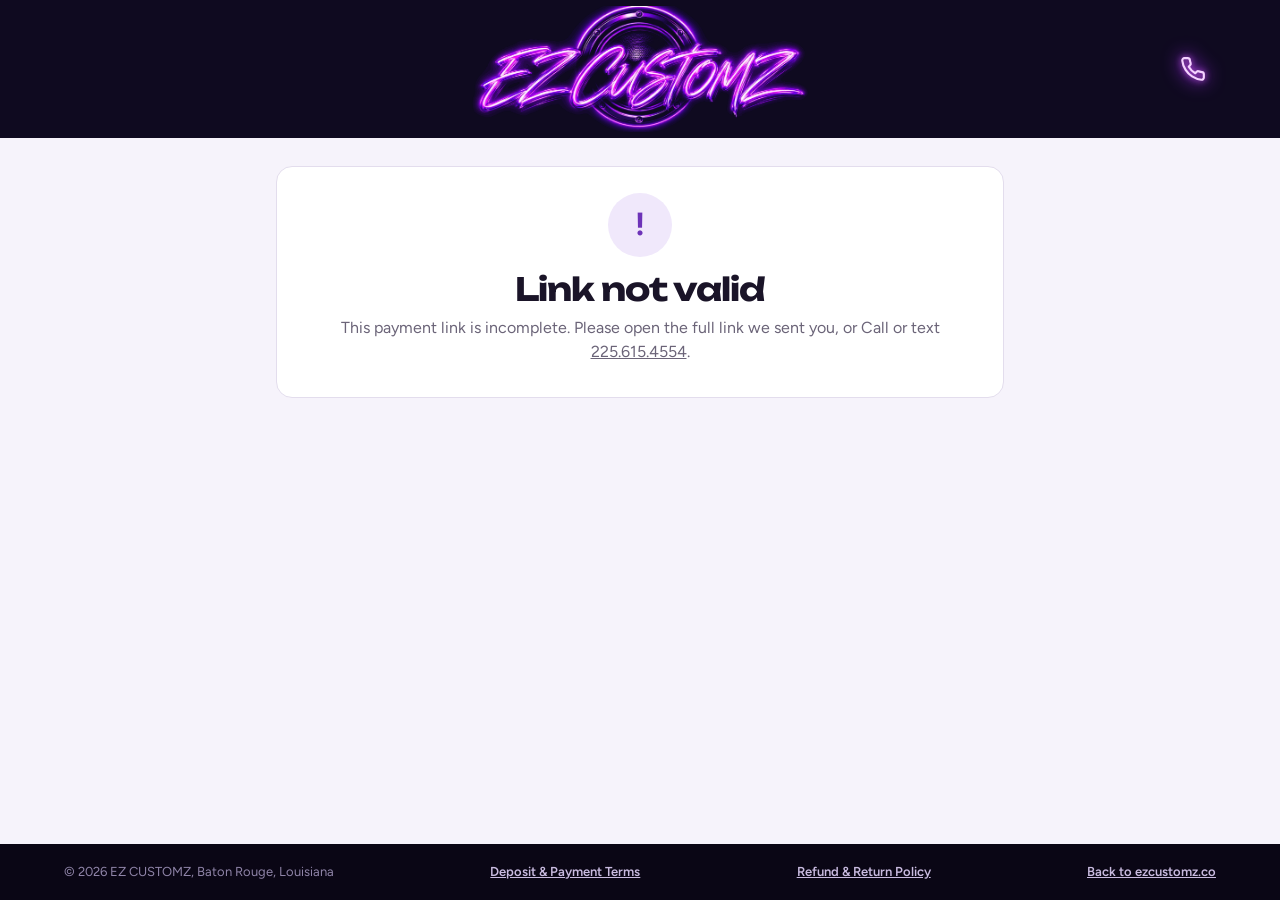
<file: pay.html>
<!DOCTYPE html>
<html lang="en">
<head>
<meta charset="utf-8">
<meta name="viewport" content="width=device-width, initial-scale=1, viewport-fit=cover">
<meta name="robots" content="noindex,nofollow">
<meta name="referrer" content="no-referrer">
<title>Pay Your Deposit | EZ CUSTOMZ</title>
<meta name="theme-color" content="#0f0a20">
<link rel="icon" href="/favicon.ico" sizes="any">
<link rel="apple-touch-icon" href="/assets/icon-180.png">
<link rel="stylesheet" href="https://fonts.googleapis.com/css2?family=Unbounded:wght@500;700&family=Figtree:wght@400;600;700&display=swap">
<style>
:root{--bg:#f6f3fb;--card:#fff;--ink:#1a1428;--mute:#6b6478;--line:#e3dded;--vio:#8f4fe0;--vio-d:#6d33b8;--err:#c62828;--ok:#2e7d4f;--soft:#f0e8fb;--night:#0f0a20;--head:'Unbounded','Arial Black',system-ui,sans-serif;--body:'Figtree',system-ui,-apple-system,'Segoe UI',sans-serif}
@media(prefers-color-scheme:dark){:root:not([data-theme="light"]){--bg:#151025;--card:#1e1736;--ink:#f1ecfa;--mute:#a79fb8;--line:#33294f;--soft:#2a1f47;--vio:#a46af0;--vio-d:#b98af5;--err:#ff8a8a;--ok:#5fd08f}}
:root[data-theme="dark"]{--bg:#151025;--card:#1e1736;--ink:#f1ecfa;--mute:#a79fb8;--line:#33294f;--soft:#2a1f47;--vio:#a46af0;--vio-d:#b98af5;--err:#ff8a8a;--ok:#5fd08f}
*,*::before,*::after{box-sizing:border-box}[hidden]{display:none!important}
body{margin:0;background:var(--bg);color:var(--ink);font:400 16px/1.55 var(--body);min-height:100vh;display:flex;flex-direction:column}
a{color:inherit}:focus-visible{outline:3px solid var(--vio);outline-offset:2px}
header{display:flex;justify-content:space-between;align-items:center;gap:12px;padding:8px clamp(16px,5vw,64px);background:var(--night);color:#fff}
.logo img{height:56px;width:auto;display:block;mix-blend-mode:screen}
.call{text-decoration:none;font-weight:600;font-size:14px;color:#fff;border:1px solid #4a3b72;padding:8px 13px;border-radius:999px;white-space:nowrap}
main{flex:1;width:100%;max-width:760px;margin:0 auto;padding:28px 16px 56px}
h1{font:700 clamp(24px,5vw,32px)/1.15 var(--head);letter-spacing:-.03em;margin:0 0 8px}
h2{font:600 20px/1.25 var(--head);letter-spacing:-.02em;margin:0 0 6px}
.lead{color:var(--mute);margin:0 0 22px}
.card{background:var(--card);border:1px solid var(--line);border-radius:16px;padding:clamp(18px,4vw,26px);margin:0 0 18px}
dl{display:grid;grid-template-columns:auto 1fr;gap:10px 16px;margin:0}dt{color:var(--mute)}dd{margin:0;text-align:right;font-weight:600;word-break:break-word}
.due{display:flex;justify-content:space-between;align-items:baseline;gap:12px;border-top:1px solid var(--line);margin-top:16px;padding-top:16px}
.due b{font:700 clamp(26px,6vw,34px) var(--head);color:var(--vio-d)}
.hold{background:var(--soft);border-radius:12px;padding:12px 14px;margin:16px 0 0;font-size:15px}
.ver{color:var(--mute);font-size:14px;margin:0 0 14px}
.terms{border:1px solid var(--line);border-radius:12px;padding:4px 18px 8px;background:var(--bg);max-height:min(60vh,520px);overflow-y:auto}
.terms h3{font:700 17px/1.3 var(--body);margin:18px 0 6px}.terms p{margin:0 0 12px}.terms ul{margin:0 0 12px;padding-left:22px}.terms li{margin:0 0 4px}
.tl{display:inline-block;margin:10px 0 0;font-size:14px;color:var(--vio-d);font-weight:600}
.agree{display:flex;gap:14px;align-items:flex-start;margin:20px 0 0;padding:16px;border:2px solid var(--line);border-radius:12px;cursor:pointer;font-weight:600}
.agree:has(input:checked){border-color:var(--vio)}
.agree input{width:24px;height:24px;flex:none;margin:1px 0 0;accent-color:var(--vio);cursor:pointer}
.btn{display:block;width:100%;background:linear-gradient(135deg,#a468f0,var(--vio-d));color:#fff;border:0;border-radius:12px;padding:17px 22px;margin:18px 0 0;font:700 17px var(--body);cursor:pointer;text-align:center;text-decoration:none;box-shadow:0 8px 24px -6px rgba(143,79,224,.55)}
.btn:disabled{opacity:.45;cursor:not-allowed;box-shadow:none}
.sec{display:flex;gap:8px;align-items:center;justify-content:center;color:var(--mute);font-size:14px;margin:12px 0 0;text-align:center}
.msg{border-radius:12px;padding:14px 16px;margin:0 0 18px;font-weight:600}.msg.err{color:var(--err);border:1px solid var(--err)}.msg.info{background:var(--soft)}
.big{text-align:center}.big .ic{width:64px;height:64px;border-radius:50%;display:grid;place-items:center;margin:0 auto 14px;background:var(--soft);color:var(--vio-d);font-size:32px;font-weight:700}
.big.ok .ic{color:var(--ok)}.big p{color:var(--mute);margin:0 0 6px}
.spin{width:36px;height:36px;border:4px solid var(--line);border-top-color:var(--vio);border-radius:50%;margin:0 auto 14px;animation:s 1s linear infinite}@keyframes s{to{transform:rotate(360deg)}}
@media(prefers-reduced-motion:reduce){.spin{animation-duration:3s}}
footer{background:#0a0615;color:#8f84a8;font-size:13px;padding:18px clamp(16px,6vw,64px);display:flex;justify-content:space-between;gap:10px;flex-wrap:wrap}footer a{color:#c9bbe0;font-weight:600}
@media(max-width:600px){.logo img{height:44px}dl{grid-template-columns:1fr}dd{text-align:left;margin-bottom:6px}.call{font-size:13px;padding:7px 11px}}
/* neon header: sign centred, phone icon right */
header{display:grid;grid-template-columns:1fr auto 1fr;padding:6px clamp(14px,5vw,64px)}
.logo{grid-column:2;position:relative;display:block;width:clamp(214px,27vw,340px);aspect-ratio:760/281}
.logo img{display:block;width:100%;height:100%;mix-blend-mode:normal}
.call{grid-column:3;justify-self:end;display:grid;place-items:center;width:46px;height:46px;padding:0;border:0;border-radius:50%;color:#f4d2ff;filter:drop-shadow(0 0 3px #d65cff) drop-shadow(0 0 9px #a72bff)}
.call:hover{background:rgba(167,43,255,.16)}
</style>
</head>
<body>
<header>
  <a class="logo" href="/" aria-label="EZ CUSTOMZ home"><img src="assets/neon-logo.webp" alt="EZ CUSTOMZ" width="760" height="281"></a>
  <a class="call" href="tel:2256154554" aria-label="Call or text 225.615.4554" title="Call or text 225.615.4554"><svg viewBox="0 0 24 24" width="26" height="26" fill="none" stroke="currentColor" stroke-width="2" stroke-linecap="round" stroke-linejoin="round" aria-hidden="true"><path d="M22 16.9v3a2 2 0 0 1-2.2 2 19.8 19.8 0 0 1-8.6-3.1 19.5 19.5 0 0 1-6-6A19.8 19.8 0 0 1 2.1 4.2 2 2 0 0 1 4.1 2h3a2 2 0 0 1 2 1.7c.1 1 .4 1.9.7 2.8a2 2 0 0 1-.5 2.1L8.1 9.9a16 16 0 0 0 6 6l1.3-1.3a2 2 0 0 1 2.1-.4c.9.3 1.8.6 2.8.7a2 2 0 0 1 1.7 2z"/></svg></a>
</header>
<main>
  <div id="st" class="card big" aria-live="polite"><div class="spin" aria-hidden="true"></div><p>Loading your deposit details&hellip;</p></div>

  <section id="pay" hidden>
    <h1>Secure your appointment</h1>
    <p class="lead" id="hi"></p>
    <div class="msg info" id="cx" hidden>Checkout was cancelled. You have not been charged. You can try again below.</div>
    <div class="card">
      <h2>Your quote</h2>
      <dl id="sum"></dl>
      <div class="due"><span>Deposit due now</span><b id="dn"></b></div>
      <p class="hold" id="hd"></p>
    </div>

    <form class="card" id="ag" novalidate>
      <h2 id="agh">Deposit &amp; Payment Agreement</h2>
      <p class="ver" id="ver"></p>
      <div class="terms" id="tx" tabindex="0" role="region" aria-labelledby="agh"></div>
      <a class="tl" href="/terms.html" target="_blank" rel="noopener">Open the full terms on their own page</a>
      <label class="agree"><input type="checkbox" id="cb"><span id="cbt"></span></label>
      <div class="msg err" id="er" role="alert" hidden style="margin:16px 0 0"></div>
      <button class="btn" id="go" type="submit" disabled>Pay deposit</button>
      <p class="sec"><svg width="14" height="16" viewBox="0 0 14 16" aria-hidden="true"><path fill="currentColor" d="M7 0a4 4 0 0 0-4 4v3H2a2 2 0 0 0-2 2v5a2 2 0 0 0 2 2h10a2 2 0 0 0 2-2V9a2 2 0 0 0-2-2h-1V4a4 4 0 0 0-4-4zm-2 4a2 2 0 1 1 4 0v3H5z"/></svg>Secure checkout by Stripe. Cards, Apple Pay and Google Pay. EZ CUSTOMZ never sees or stores your card number.</p>
    </form>
  </section>
</main>
<footer><span>&copy; 2026 EZ CUSTOMZ, Baton Rouge, Louisiana</span><a href="/terms.html">Deposit &amp; Payment Terms</a><a href="/refund.html">Refund &amp; Return Policy</a><a href="/">Back to ezcustomz.co</a></footer>
<script>
/* Public Supabase values (same as index.html). The anon key is public by design. */
const SUPABASE_URL='https://umvdxjnhzehcoujrishh.supabase.co';
const SUPABASE_ANON_KEY='sb_publishable_bs-39zXRYYVOHmCJeV7mvg_armUMvNH';
const $=id=>document.getElementById(id),esc=s=>String(s??'').replace(/[&<>"']/g,c=>({'&':'&amp;','<':'&lt;','>':'&gt;','"':'&quot;',"'":'&#39;'}[c]));
const P=new URLSearchParams(location.search),T=(P.get('t')||'').toLowerCase(),S=P.get('s');
const usd=c=>'$'+((c||0)/100).toLocaleString('en-US',{minimumFractionDigits:2,maximumFractionDigits:2});
const fmtD=s=>new Date(s+'T12:00:00').toLocaleDateString('en-US',{weekday:'long',month:'long',day:'numeric',year:'numeric'});
const fmtT=s=>new Date(s).toLocaleString('en-US',{weekday:'short',month:'short',day:'numeric',hour:'numeric',minute:'2-digit',timeZone:'America/Chicago'})+' Central';
const md=t=>{let h='',ul=0;for(const l of String(t).split(/\r?\n/)){const x=l.trim();
  if(x.startsWith('- ')){if(!ul){h+='<ul>';ul=1}h+='<li>'+esc(x.slice(2))+'</li>';continue}
  if(ul){h+='</ul>';ul=0}if(!x)continue;h+=x.startsWith('## ')?'<h3>'+esc(x.slice(3))+'</h3>':'<p>'+esc(x)+'</p>'}return h+(ul?'</ul>':'')};
const rpc=(n,b={})=>fetch(SUPABASE_URL+'/rest/v1/rpc/'+n,{method:'POST',headers:{apikey:SUPABASE_ANON_KEY,'Content-Type':'application/json'},body:JSON.stringify(b)}).then(r=>{if(!r.ok)throw new Error('http '+r.status);return r.json()});
const CALL='Call or text <a href="tel:2256154554">225.615.4554</a>';
function state(icon,title,text,cls=''){$('pay').hidden=true;const s=$('st');s.className='card big '+cls;s.hidden=false;
  s.innerHTML=(icon==='spin'?'<div class="spin" aria-hidden="true"></div>':`<div class="ic" aria-hidden="true">${icon}</div>`)+`<h1>${title}</h1>`+text}
let R,TERMS,tries=0;
function paid(r){const rem=r.remaining_cents;
  state('&#10003;','Your appointment is confirmed',`<p>Thanks, ${esc(r.first_name)}. Your deposit was received and <b>${esc(fmtD(r.slot_date))}</b> is booked for you.</p>
  <dl style="margin:18px 0;text-align:left">${row('Service',r.service)}${r.vehicle?row('Vehicle',r.vehicle):''}${row('Estimated total',usd(r.estimate_cents))}${row('Deposit paid',usd(r.deposit_paid_cents))}${row('Estimated remaining balance',usd(rem))}</dl>
  <p>The remaining balance is due when the work is complete, before your vehicle is released.${r.terms_version?' You accepted the Deposit &amp; Payment Terms ('+esc(r.terms_version)+').':''}</p>
  <p><a href="/terms.html">Read the Deposit &amp; Payment Terms</a>. A confirmation email is on its way. Questions? ${CALL}.</p>`,'ok')}
const row=(k,v)=>`<dt>${esc(k)}</dt><dd>${esc(v)}</dd>`;
async function load(){
  if(!/^[0-9a-f]{64}$/.test(T))return state('!','Link not valid',`<p>This payment link is incomplete. Please open the full link we sent you, or ${CALL}.</p>`);
  let r,t;
  try{[r,t]=await Promise.all([rpc('get_deposit_request',{p_token:T}),rpc('get_deposit_terms')])}
  catch(_){return state('!','Something went wrong',`<p>We couldn't load your deposit details. Please refresh in a moment, or ${CALL}.</p>`)}
  R=r;TERMS=(t||[])[0];
  if(!r)return state('!','Link not valid',`<p>This payment link isn't active. It may have been replaced by a newer link. ${CALL} and we'll sort it out.</p>`);
  if(['paid','partially_refunded','refunded'].includes(r.pay_status)&&r.status==='approved')return paid(r);
  if(r.pay_status==='conflict')return state('&#10003;','Deposit received',`<p>We received your deposit. We need to finalize your appointment date with you and will reach out shortly. ${CALL} with any questions.</p>`);
  if(r.pay_status!=='awaiting'||r.status!=='pending')return state('!','This link is no longer active',`<p>This deposit link has been closed. ${CALL} if you'd still like to book.</p>`);
  if(S==='done'){ // back from Stripe: wait for the verified webhook, never trust this page visit
    if(++tries<=20){state('spin','Confirming your payment',`<p>This usually takes a few seconds. Please keep this page open.</p>`);return setTimeout(load,2000)}
    return state('&#8987;','Payment processing',`<p>Your payment is still being confirmed. You'll get a confirmation email once it's done, and this page will show it too. ${CALL} if you don't hear from us soon.</p>`)}
  if(r.expired)return state('&#8987;','This link has expired',`<p>We held <b>${esc(fmtD(r.slot_date))}</b> for you, but the deposit window has passed and the date may be offered to someone else. ${CALL} for a new link.</p>`);
  if(!TERMS)return state('!','Online deposits are not open yet',`<p>We're finishing our payment terms. ${CALL} and we'll get you booked.</p>`);
  $('st').hidden=true;$('pay').hidden=false;$('cx').hidden=S!=='cancel';
  $('hi').textContent=`Hi ${r.first_name}, your quote has been approved. Review the details and our Deposit & Payment Agreement, then pay your deposit to lock in your date.`;
  $('sum').innerHTML=(r.vehicle?row('Vehicle',r.vehicle):'')+row('Service',r.service)+row('Appointment date',fmtD(r.slot_date))+row('Estimated total',usd(r.estimate_cents))+row('Estimated remaining balance (due at completion)',usd(r.estimate_cents-r.deposit_cents));
  $('dn').textContent=usd(r.deposit_cents);
  $('hd').innerHTML=`We're holding <b>${esc(fmtD(r.slot_date))}</b> for you until <b>${esc(fmtT(r.hold_until))}</b>. Your appointment is confirmed once your deposit payment goes through.`;
  $('ver').textContent='Version '+TERMS.version+(TERMS.published_at?', effective '+new Date(TERMS.published_at).toLocaleDateString('en-US',{month:'long',day:'numeric',year:'numeric',timeZone:'America/Chicago'}):'')+'. Please read all three sections.';
  $('tx').innerHTML=md(TERMS.body);$('cbt').textContent=TERMS.checkbox;
  $('go').textContent='Pay '+usd(r.deposit_cents)+' deposit securely';sync();
}
function sync(){$('go').disabled=!$('cb').checked}
$('cb').onchange=sync;
const ERR={terms_not_accepted:'Please tick the box to agree to the Deposit & Payment Terms first.',terms_changed:'Our terms were just updated. Please read them again and tick the box.',
  terms_not_published:'Online deposits are not open yet. Please call or text 225.615.4554.',link_expired:'This link has expired. Please call or text 225.615.4554 for a new one.',
  already_paid:'This deposit has already been paid. Refreshing.',busy:'One moment, your checkout is already being prepared. Please try again in a few seconds.',
  not_found:"This link isn't active anymore. Please call or text 225.615.4554.",live_disabled:'Online payments are paused right now. Please call or text 225.615.4554.',not_configured:'Online payments are not switched on yet. Please call or text 225.615.4554.'};
$('ag').onsubmit=async e=>{e.preventDefault();const er=$('er');er.hidden=true;
  if(!$('cb').checked){er.textContent=ERR.terms_not_accepted;er.hidden=false;return}
  const b=$('go');b.disabled=true;b.textContent='Opening secure checkout…';let c='';
  try{const r=await fetch(SUPABASE_URL+'/functions/v1/create-checkout',{method:'POST',headers:{'Content-Type':'application/json'},body:JSON.stringify({token:T,accepted:$('cb').checked,terms_version:TERMS.version})});
    const j=await r.json().catch(()=>({}));if(r.ok&&j.url){location.href=j.url;return}c=j.error||''}catch(_){}
  er.textContent=ERR[c]||"We couldn't start checkout. Please try again, or call or text 225.615.4554.";er.hidden=false;
  if(c==='terms_changed'){$('cb').checked=false;await load()}else if(c==='already_paid'||c==='link_expired'||c==='not_found')setTimeout(load,1500);
  b.textContent='Pay '+usd(R.deposit_cents)+' deposit securely';sync()};
window.addEventListener('pageshow',e=>{if(e.persisted)location.reload()}); // back button from Stripe
load();
</script>
</body>
</html>
</file>
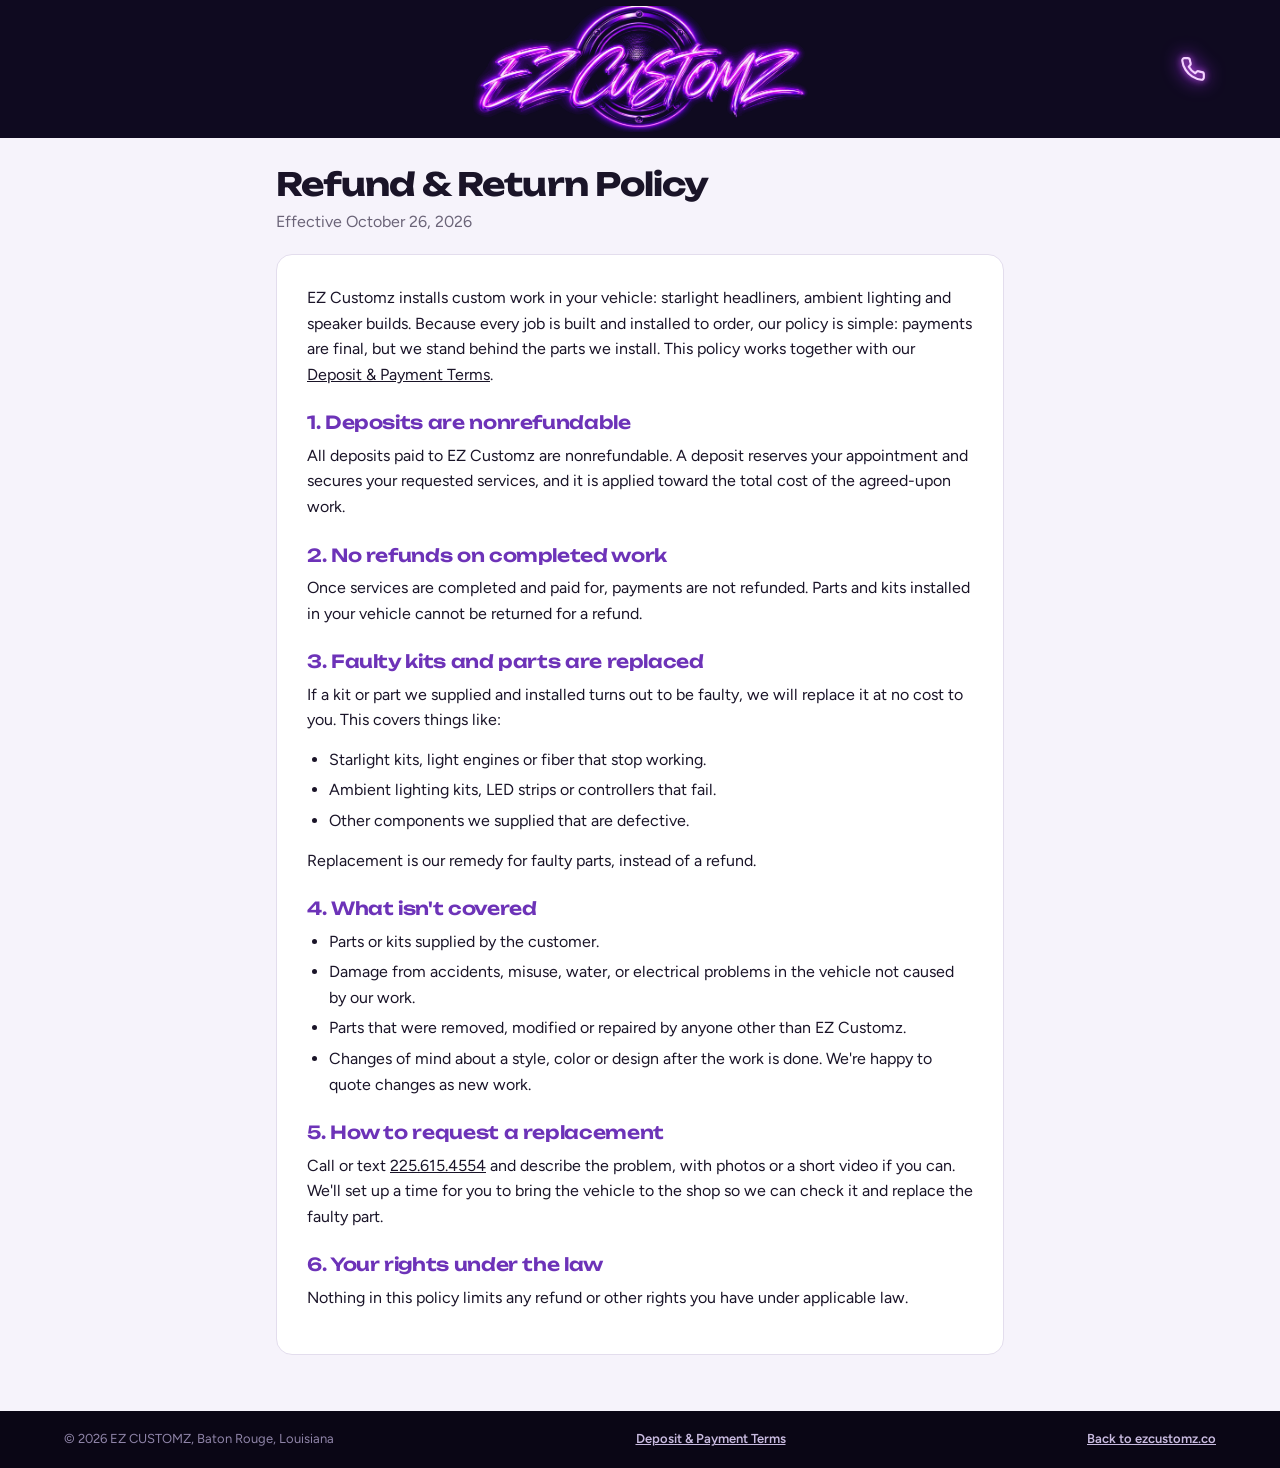
<file: refund.html>
<!DOCTYPE html>
<html lang="en">
<head>
<meta charset="utf-8">
<meta name="viewport" content="width=device-width, initial-scale=1, viewport-fit=cover">
<title>Refund &amp; Return Policy | EZ CUSTOMZ</title>
<meta name="description" content="EZ CUSTOMZ refund and return policy: nonrefundable deposits and no refunds on completed work, with free replacement of faulty kits and parts.">
<link rel="canonical" href="https://ezcustomz.co/refund.html">
<meta name="theme-color" content="#0f0a20">
<link rel="icon" href="/favicon.ico" sizes="any">
<link rel="apple-touch-icon" href="/assets/icon-180.png">
<link rel="stylesheet" href="https://fonts.googleapis.com/css2?family=Unbounded:wght@500;700&family=Figtree:wght@400;600;700&display=swap">
<style>
:root{--bg:#f6f3fb;--card:#fff;--ink:#1a1428;--mute:#6b6478;--line:#e3dded;--vio:#8f4fe0;--vio-d:#6d33b8;--soft:#f0e8fb;--night:#0f0a20;--head:'Unbounded','Arial Black',system-ui,sans-serif;--body:'Figtree',system-ui,-apple-system,'Segoe UI',sans-serif}
@media(prefers-color-scheme:dark){:root:not([data-theme="light"]){--bg:#151025;--card:#1e1736;--ink:#f1ecfa;--mute:#a79fb8;--line:#33294f;--soft:#2a1f47;--vio:#a46af0;--vio-d:#b98af5}}
:root[data-theme="dark"]{--bg:#151025;--card:#1e1736;--ink:#f1ecfa;--mute:#a79fb8;--line:#33294f;--soft:#2a1f47;--vio:#a46af0;--vio-d:#b98af5}
*,*::before,*::after{box-sizing:border-box}
body{margin:0;background:var(--bg);color:var(--ink);font:400 16px/1.6 var(--body);min-height:100vh;display:flex;flex-direction:column}
a{color:inherit}:focus-visible{outline:3px solid var(--vio);outline-offset:2px}
header{display:flex;justify-content:space-between;align-items:center;gap:12px;padding:8px clamp(16px,5vw,64px);background:var(--night);color:#fff}
.logo img{height:56px;width:auto;display:block;mix-blend-mode:screen}
.call{text-decoration:none;font-weight:600;font-size:14px;color:#fff;border:1px solid #4a3b72;padding:8px 13px;border-radius:999px;white-space:nowrap}
main{flex:1;width:100%;max-width:760px;margin:0 auto;padding:28px 16px 56px}
h1{font:700 clamp(24px,5vw,32px)/1.15 var(--head);letter-spacing:-.03em;margin:0 0 6px}
.ver{color:var(--mute);margin:0 0 20px}
.card{background:var(--card);border:1px solid var(--line);border-radius:16px;padding:clamp(18px,4vw,30px)}
.card h3{font:600 18px/1.3 var(--head);letter-spacing:-.02em;margin:24px 0 8px;color:var(--vio-d)}.card h3:first-child{margin-top:0}
.card p{margin:0 0 14px}.card ul{margin:0 0 14px;padding-left:22px}.card li{margin:0 0 5px}
footer{background:#0a0615;color:#8f84a8;font-size:13px;padding:18px clamp(16px,6vw,64px);display:flex;justify-content:space-between;gap:10px;flex-wrap:wrap}footer a{color:#c9bbe0;font-weight:600}
@media(max-width:600px){.logo img{height:44px}.call{font-size:13px;padding:7px 11px}}
/* neon header: sign centred, phone icon right */
header{display:grid;grid-template-columns:1fr auto 1fr;padding:6px clamp(14px,5vw,64px)}
.logo{grid-column:2;position:relative;display:block;width:clamp(214px,27vw,340px);aspect-ratio:760/281}
.logo img{display:block;width:100%;height:100%;mix-blend-mode:normal}
.call{grid-column:3;justify-self:end;display:grid;place-items:center;width:46px;height:46px;padding:0;border:0;border-radius:50%;color:#f4d2ff;filter:drop-shadow(0 0 3px #d65cff) drop-shadow(0 0 9px #a72bff)}
.call:hover{background:rgba(167,43,255,.16)}
</style>
</head>
<body>
<header>
  <a class="logo" href="/" aria-label="EZ CUSTOMZ home"><img src="assets/neon-logo.webp" alt="EZ CUSTOMZ" width="760" height="281"></a>
  <a class="call" href="tel:2256154554" aria-label="Call or text 225.615.4554" title="Call or text 225.615.4554"><svg viewBox="0 0 24 24" width="26" height="26" fill="none" stroke="currentColor" stroke-width="2" stroke-linecap="round" stroke-linejoin="round" aria-hidden="true"><path d="M22 16.9v3a2 2 0 0 1-2.2 2 19.8 19.8 0 0 1-8.6-3.1 19.5 19.5 0 0 1-6-6A19.8 19.8 0 0 1 2.1 4.2 2 2 0 0 1 4.1 2h3a2 2 0 0 1 2 1.7c.1 1 .4 1.9.7 2.8a2 2 0 0 1-.5 2.1L8.1 9.9a16 16 0 0 0 6 6l1.3-1.3a2 2 0 0 1 2.1-.4c.9.3 1.8.6 2.8.7a2 2 0 0 1 1.7 2z"/></svg></a>
</header>
<main>
  <h1>Refund &amp; Return Policy</h1>
  <p class="ver">Effective October 26, 2026</p>
  <article class="card">
    <p>EZ Customz installs custom work in your vehicle: starlight headliners, ambient lighting and speaker builds. Because every job is built and installed to order, our policy is simple: payments are final, but we stand behind the parts we install. This policy works together with our <a href="/terms.html">Deposit &amp; Payment Terms</a>.</p>

    <h3>1. Deposits are nonrefundable</h3>
    <p>All deposits paid to EZ Customz are nonrefundable. A deposit reserves your appointment and secures your requested services, and it is applied toward the total cost of the agreed-upon work.</p>

    <h3>2. No refunds on completed work</h3>
    <p>Once services are completed and paid for, payments are not refunded. Parts and kits installed in your vehicle cannot be returned for a refund.</p>

    <h3>3. Faulty kits and parts are replaced</h3>
    <p>If a kit or part we supplied and installed turns out to be faulty, we will replace it at no cost to you. This covers things like:</p>
    <ul>
      <li>Starlight kits, light engines or fiber that stop working.</li>
      <li>Ambient lighting kits, LED strips or controllers that fail.</li>
      <li>Other components we supplied that are defective.</li>
    </ul>
    <p>Replacement is our remedy for faulty parts, instead of a refund.</p>

    <h3>4. What isn't covered</h3>
    <ul>
      <li>Parts or kits supplied by the customer.</li>
      <li>Damage from accidents, misuse, water, or electrical problems in the vehicle not caused by our work.</li>
      <li>Parts that were removed, modified or repaired by anyone other than EZ Customz.</li>
      <li>Changes of mind about a style, color or design after the work is done. We're happy to quote changes as new work.</li>
    </ul>

    <h3>5. How to request a replacement</h3>
    <p>Call or text <a href="tel:2256154554">225.615.4554</a> and describe the problem, with photos or a short video if you can. We'll set up a time for you to bring the vehicle to the shop so we can check it and replace the faulty part.</p>

    <h3>6. Your rights under the law</h3>
    <p>Nothing in this policy limits any refund or other rights you have under applicable law.</p>
  </article>
</main>
<footer><span>&copy; 2026 EZ CUSTOMZ, Baton Rouge, Louisiana</span><a href="/terms.html">Deposit &amp; Payment Terms</a><a href="/">Back to ezcustomz.co</a></footer>
</body>
</html>
</file>
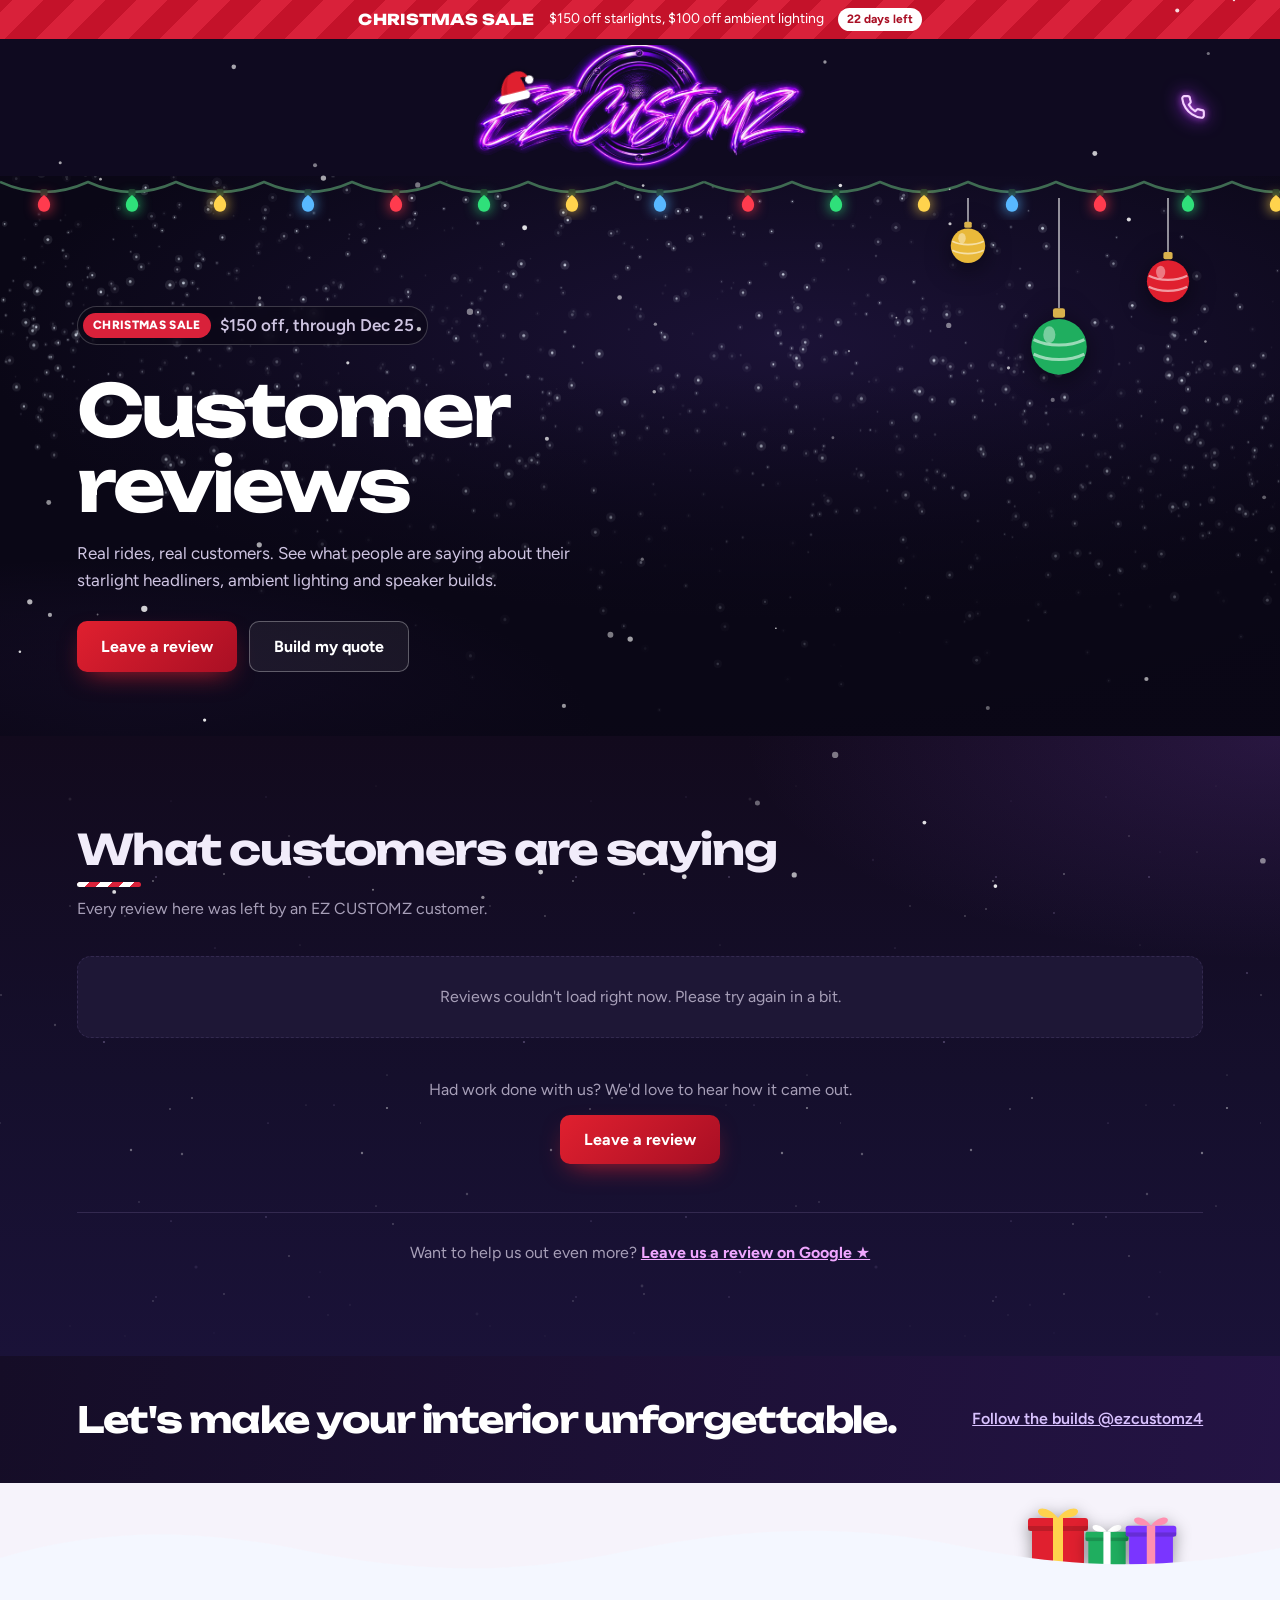
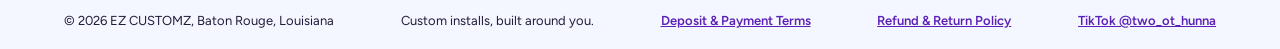
<file: reviews.html>
<!DOCTYPE html>
<html lang="en">
<head>
<meta charset="utf-8">
<meta name="viewport" content="width=device-width, initial-scale=1, viewport-fit=cover">
<title>Customer Reviews | EZ CUSTOMZ Baton Rouge</title>
<meta name="description" content="Read what customers say about their EZ CUSTOMZ starlight headliners, ambient lighting and speaker builds, and leave a review of your own.">
<link rel="canonical" href="https://ezcustomz.co/reviews.html">
<meta name="theme-color" content="#0f0a20">
<link rel="icon" href="/favicon.ico" sizes="any">
<link rel="icon" type="image/png" sizes="512x512" href="/assets/icon-512.png">
<link rel="apple-touch-icon" href="/assets/icon-180.png">
<meta property="og:type" content="website">
<meta property="og:site_name" content="EZ CUSTOMZ">
<meta property="og:title" content="EZ CUSTOMZ | Customer Reviews">
<meta property="og:description" content="Read what customers say about their EZ CUSTOMZ builds, and leave a review of your own.">
<meta property="og:url" content="https://ezcustomz.co/reviews.html">
<meta property="og:image" content="https://ezcustomz.co/assets/og-image.png">
<link rel="stylesheet" href="https://fonts.googleapis.com/css2?family=Unbounded:wght@500;700&family=Figtree:wght@400;600;700&display=swap">
<style>
:root{--bg:#f6f3fb;--card:#fff;--ink:#1a1428;--mute:#6b6478;--line:#e3dded;--vio:#8f4fe0;--vio-d:#6d33b8;--err:#c62828;--soft:#f0e8fb;--night:#0f0a20;--star:#f3ecff;--head:'Unbounded','Arial Black',system-ui,sans-serif;--body:'Figtree',system-ui,-apple-system,'Segoe UI',sans-serif;box-sizing:border-box;padding-top:env(safe-area-inset-top,0px);padding-bottom:env(safe-area-inset-bottom,0px)}
@media(prefers-color-scheme:dark){:root:not([data-theme="light"]){--bg:#151025;--card:#1e1736;--ink:#f1ecfa;--mute:#a79fb8;--line:#33294f;--soft:#2a1f47;--vio:#a46af0;--vio-d:#b98af5;--err:#ff8a8a}}
:root[data-theme="dark"]{--bg:#151025;--card:#1e1736;--ink:#f1ecfa;--mute:#a79fb8;--line:#33294f;--soft:#2a1f47;--vio:#a46af0;--vio-d:#b98af5;--err:#ff8a8a}
html{scroll-padding-top:env(safe-area-inset-top,0px);scroll-behavior:smooth}
*,*::before,*::after{box-sizing:border-box}
body{margin:0;background:var(--bg);color:var(--ink);font:400 16px/1.55 var(--body)}
a{color:inherit}
:focus-visible{outline:3px solid var(--vio);outline-offset:2px}
header{display:flex;justify-content:space-between;align-items:center;gap:12px;padding:8px clamp(18px,5vw,64px);background:var(--night);color:#fff}
.logo{display:flex;align-items:center;gap:14px;text-decoration:none;color:#fff}
.logo img{height:64px;width:auto;display:block;mix-blend-mode:screen}
.loc{font-size:13px;color:#a99dc2}
.call{text-decoration:none;font-weight:600;font-size:15px;color:#fff;border:1px solid #4a3b72;padding:9px 14px;border-radius:999px}
.hero{position:relative;background:radial-gradient(90% 70% at 62% 30%,#1b1236,#0a0716 70%);color:#fff;overflow:hidden;min-height:min(78vh,620px);display:flex;align-items:flex-end}
#sky{position:absolute;inset:0;width:100%;height:100%}
.hero::after{content:'';position:absolute;inset:0;z-index:1;pointer-events:none;background:linear-gradient(0deg,rgba(10,7,22,.88) 0%,rgba(10,7,22,.55) 35%,transparent 65%),radial-gradient(120% 100% at 50% 40%,transparent 55%,rgba(5,3,12,.7))}
.hero-in{z-index:2;position:relative;padding:60px clamp(18px,6vw,90px) 64px;max-width:760px;pointer-events:none}
.hero-in a{pointer-events:auto}
h1{font:700 clamp(36px,6.4vw,72px)/1.04 var(--head);letter-spacing:-.04em;margin:0 0 18px}
.hero p{color:#cfc5e2;max-width:46ch;font-size:17px;margin:0 0 28px}
.btn{display:inline-block;background:var(--vio);color:#fff;border:0;border-radius:10px;padding:15px 24px;font:700 16px var(--body);text-decoration:none;cursor:pointer}
.btn:hover{background:var(--vio-d)}
.hint{z-index:2;position:absolute;right:clamp(18px,4vw,48px);bottom:18px;font-size:13px;color:#a99dc2}
main{padding:clamp(44px,7vw,90px) clamp(16px,6vw,90px)}
.wrap{max-width:1140px;margin:0 auto}
h2{font:700 clamp(28px,4vw,42px)/1.1 var(--head);letter-spacing:-.035em;margin:0 0 10px}
.lede{color:var(--mute);max-width:56ch;margin:0 0 34px}
.layout{display:grid;grid-template-columns:minmax(0,1fr) 320px;gap:28px;align-items:start}
form{background:var(--card);border:1px solid var(--line);border-radius:14px;padding:clamp(20px,4vw,40px)}
fieldset{border:0;padding:0;margin:0 0 34px}
legend{font:600 20px var(--head);letter-spacing:-.03em;padding:0;margin-bottom:4px}
.sub{color:var(--mute);font-size:14px;margin:0 0 16px}
.row{display:grid;grid-template-columns:repeat(3,minmax(0,1fr));gap:14px}
.row.two{grid-template-columns:repeat(2,minmax(0,1fr))}
label.f{display:flex;flex-direction:column;gap:6px;font-weight:600;font-size:14px}
.opt{font-weight:400;color:var(--mute)}
input,select,textarea{width:100%;font:400 16px var(--body);color:var(--ink);background:var(--bg);border:1px solid var(--line);border-radius:8px;padding:11px 12px;min-height:46px}
select:disabled,input:disabled{opacity:.5}
.wide{grid-column:1/-1}
.types{display:grid;grid-template-columns:repeat(3,1fr);gap:10px}
.type{position:relative;border:1px solid var(--line);border-radius:10px;padding:14px;cursor:pointer;display:block}
.type input{position:absolute;opacity:0;inset:0;min-height:0;cursor:pointer}
.type b{display:block}.type span{font-size:13px;color:var(--mute)}
.type:has(input:checked){border-color:var(--vio);background:var(--soft);box-shadow:inset 0 0 0 1px var(--vio)}
.type:has(input:checked)::after{content:'\2713';position:absolute;top:10px;right:12px;color:var(--vio);font-weight:700}
.type:has(input:focus-visible){outline:3px solid var(--vio)}
.group{margin-top:18px;padding:18px;background:var(--soft);border-radius:10px}
.group h3{margin:0 0 12px;font:600 16px var(--body)}
.check{display:flex;gap:10px;align-items:center;margin-top:14px;font-weight:600;font-size:14px}
.check input{width:20px;height:20px;min-height:0}
.note{font-size:14px;color:var(--mute);margin:14px 0 0}
.err{background:color-mix(in srgb,var(--err) 12%,transparent);color:var(--err);border:1px solid var(--err);border-radius:10px;padding:12px 14px;margin:0 0 16px;font-size:14px;font-weight:600}
.bad{border-color:var(--err)!important;box-shadow:0 0 0 2px color-mix(in srgb,var(--err) 30%,transparent)}
[hidden]{display:none!important}
.go{display:flex;gap:16px;align-items:center;flex-wrap:wrap;border-top:1px solid var(--line);padding-top:22px}
.go p{margin:0;font-size:13px;color:var(--mute)}
aside{position:sticky;top:20px;background:var(--night);color:#fff;border-radius:14px;padding:24px}
aside h3{margin:0;font:600 14px var(--body);color:#b9aed1}
.amt{font:700 44px/1.1 var(--head);letter-spacing:-.04em;margin:10px 0 6px;overflow-wrap:anywhere}
.amt small{font:400 13px var(--body);color:#b9aed1;margin-left:6px}
.amt.q{font-size:28px}
.help{color:#b9aed1;font-size:14px;margin:0 0 16px;min-height:42px}
.ln{display:flex;justify-content:space-between;gap:12px;font-size:14px;color:#b9aed1;border-top:1px solid #34294f;padding:11px 0}
.ln b{color:#f3eef9;text-align:right;font-weight:600}
.dep{background:#231a3a;border-radius:10px;padding:14px;margin-top:14px}
.dep b{display:block;font-size:17px}.dep span{font-size:13px;color:#b9aed1}
.reach{margin-top:18px;font-size:14px;display:grid;gap:6px}
.reach a{color:#dcc6f7;font-weight:600}
.fine{font-size:12px;color:#8f84a8;margin-top:14px}
.done{background:var(--card);border:1px solid var(--vio);border-radius:14px;padding:clamp(20px,4vw,36px)}
.done h3{font:700 24px var(--head);letter-spacing:-.03em;margin:0 0 8px}
.done textarea{min-height:190px;margin:14px 0;font-size:14px}
.done .acts{display:flex;gap:10px;flex-wrap:wrap}
.btn.alt{background:transparent;color:var(--ink);border:1px solid var(--line)}
.btn.alt:hover{background:var(--soft)}
.ig{background:var(--night);color:#fff;padding:44px clamp(18px,6vw,90px);display:flex;justify-content:space-between;align-items:center;gap:20px;flex-wrap:wrap}
.ig h2{margin:0;font-size:clamp(24px,3.4vw,36px)}
.ig a{color:#dcc6f7;font-weight:600}
footer a{color:#c9bbe0;font-weight:600}
footer{background:#0a0615;color:#8f84a8;font-size:13px;padding:18px clamp(18px,6vw,64px);display:flex;justify-content:space-between;gap:10px;flex-wrap:wrap}
.cal-wrap{display:flex;gap:20px;flex-wrap:wrap;align-items:flex-start}
.cal{width:100%;max-width:360px;border:1px solid var(--line);border-radius:12px;padding:14px;background:var(--bg)}
.cal-head{display:flex;justify-content:space-between;align-items:center;margin-bottom:10px}
.cal-head b{font:600 16px var(--head);letter-spacing:-.02em}
.cn{width:40px;height:40px;border:1px solid var(--line);border-radius:8px;background:var(--card);color:var(--ink);font-size:20px;cursor:pointer}
.cn:disabled{opacity:.35;cursor:not-allowed}
.cg{display:grid;grid-template-columns:repeat(7,1fr);gap:4px}
.cg span{text-align:center;font-size:12px;color:var(--mute);padding:4px 0}
.day{aspect-ratio:1;border:0;border-radius:8px;background:transparent;color:var(--ink);font:600 14px var(--body);cursor:pointer}
.day:hover:not(:disabled){background:var(--soft)}
.day:disabled{opacity:.3;cursor:not-allowed}
.day.sel{background:var(--vio);color:#fff}
.pick{flex:1;min-width:220px;background:var(--soft);border-radius:12px;padding:18px}
.pick small{color:var(--mute);font-size:13px}
.pick b{display:block;font:600 20px/1.25 var(--head);letter-spacing:-.03em;margin:6px 0 12px}
.pick button{background:transparent;border:1px solid var(--line);color:var(--ink);border-radius:8px;padding:8px 14px;font:600 14px var(--body);cursor:pointer}
@media(max-width:900px){.layout{grid-template-columns:1fr}aside{position:static}.types{grid-template-columns:1fr}}
@media(max-width:600px){.logo img{height:52px}.loc{display:none}.row,.row.two{grid-template-columns:1fr}.hint{display:none}.call{font-size:14px}}
/* ---- starlight gallery (under the hero) ---- */
.gal{--gp:clamp(18px,6vw,90px);background:#0a0716;color:#fff;padding:4px 0 clamp(34px,5vw,56px);overflow:hidden}
.gal-wrap{max-width:1320px;padding-inline:var(--gp)}
.gal h2{font:600 clamp(20px,2.6vw,26px)/1.15 var(--head);letter-spacing:-.035em;margin:0 0 6px}
.gal-sub{margin:0 0 6px;font-size:14px;color:#a99dc2;max-width:60ch}
.gal-stage{position:relative}
.gal-row{display:flex;gap:16px;margin:0 calc(var(--gp) * -1);padding:14px var(--gp) 16px;list-style:none;overflow-x:auto;scroll-snap-type:x mandatory;scroll-padding-inline:var(--gp);scrollbar-width:none;-webkit-overflow-scrolling:touch;overscroll-behavior-x:contain;--fl:0;--fr:1;
  -webkit-mask-image:linear-gradient(90deg,transparent 0,#000 calc(var(--fl) * 40px),#000 calc(100% - var(--fr) * 56px),transparent 100%);mask-image:linear-gradient(90deg,transparent 0,#000 calc(var(--fl) * 40px),#000 calc(100% - var(--fr) * 56px),transparent 100%)}
.gal-row::-webkit-scrollbar{display:none}
.gal-row li{flex:0 0 min(68vw,280px);scroll-snap-align:start}
.gal-card{position:relative;display:block;width:100%;aspect-ratio:4/5;padding:0;border:1px solid #33294f;border-radius:14px;overflow:hidden;background:#120c26;color:#fff;cursor:pointer;font:inherit;-webkit-tap-highlight-color:transparent;transition:transform .35s cubic-bezier(.2,.7,.2,1),border-color .35s,box-shadow .35s}
.gal-card img{position:absolute;inset:0;width:100%;height:100%;object-fit:cover;opacity:0;transition:opacity .5s ease,transform .7s cubic-bezier(.2,.7,.2,1)}
.gal-card img.ld{opacity:1}
.gal-card::after{content:'';position:absolute;inset:0;pointer-events:none;background:linear-gradient(0deg,rgba(8,5,18,.92) 0,rgba(8,5,18,.5) 22%,transparent 46%)}
.gal-cap{position:absolute;z-index:1;left:14px;right:12px;bottom:13px;display:flex;align-items:center;justify-content:space-between;gap:8px}
.gal-t{display:flex;flex-direction:column;align-items:flex-start;gap:4px;min-width:0;text-align:left}
.gal-cap small{font:500 12px/1.2 var(--body);letter-spacing:.03em;color:#cfc5e2;padding-left:20px;text-shadow:0 1px 8px rgba(0,0,0,.6)}
.gal-cap b{font:600 15px/1.2 var(--head);letter-spacing:-.03em;text-shadow:0 1px 10px rgba(0,0,0,.6)}
.gal-cap b::before{content:'\2726';color:var(--vio);margin-right:7px;font-size:13px}
.gal-ex{display:grid;place-items:center;width:30px;height:30px;border-radius:50%;background:rgba(255,255,255,.1);border:1px solid rgba(255,255,255,.18);flex:none;transition:background .3s}
.gal-ex svg{width:14px;height:14px}
.gal-card:focus-visible{outline:3px solid var(--vio);outline-offset:3px}
.noimg .gal-card{background:radial-gradient(circle at 30% 25%,#2a1f47,#120c26 70%)}
.noimg .gal-card img{display:none}
.noimg .gal-card::before{content:'Photo coming soon';position:absolute;inset:0;display:grid;place-items:center;font-size:13px;color:#a99dc2;padding-bottom:40px}
.gal-bar{position:relative;height:3px;border-radius:3px;background:#241a3f;margin-top:2px}
.gal-bar[hidden]{display:none}
.gal-bar i{position:absolute;top:0;bottom:0;left:0;width:30%;border-radius:3px;background:var(--vio);transition:left .15s linear}
.gal-hint{margin:10px 0 0;font-size:12.5px;color:#8f84a8}
.g-mouse{display:none}
.gal-arrow{display:none;position:absolute;top:50%;z-index:2;width:44px;height:44px;margin-top:-30px;border-radius:50%;place-items:center;border:1px solid #4a3b72;background:rgba(15,10,32,.78);-webkit-backdrop-filter:blur(8px);backdrop-filter:blur(8px);color:#fff;cursor:pointer;transition:opacity .25s,background .25s}
.gal-arrow:hover{background:var(--vio-d)}
.gal-arrow.prev{left:-6px}.gal-arrow.next{right:-6px}
.gal-arrow:disabled{opacity:0;pointer-events:none}
@media(hover:hover) and (pointer:fine){
  .gal-card:hover{transform:translateY(-5px);border-color:var(--vio);box-shadow:0 16px 38px rgba(143,79,224,.3)}
  .gal-card:hover img{transform:scale(1.05)}
  .gal-card:hover .gal-ex{background:var(--vio)}
  .gal-arrow{display:grid}.g-touch{display:none}.g-mouse{display:inline}
}
@media(min-width:600px){.gal-row li{flex-basis:clamp(190px,calc((100% - 32px) / 2.6),260px)}}
@media(min-width:1000px){.gal-row li{flex-basis:calc((100% - 64px) / 5)}}
/* lightbox */
.lb{position:fixed;inset:0;z-index:100;display:flex;flex-direction:column;align-items:center;justify-content:center;padding:60px 14px 18px;opacity:0;visibility:hidden;touch-action:none;overscroll-behavior:contain;transition:opacity .28s ease,visibility 0s linear .28s}
.lb.open{opacity:1;visibility:visible;transition:opacity .28s ease}
.lb-bg{position:absolute;inset:0;background:rgba(6,4,14,.84);-webkit-backdrop-filter:blur(12px);backdrop-filter:blur(12px)}
.lb-fig{position:relative;margin:0;display:flex;flex-direction:column;align-items:center;gap:14px;max-width:100%;transform:translateY(10px) scale(.96);transition:transform .34s cubic-bezier(.2,.7,.2,1)}
.lb.open .lb-fig{transform:none}
.lb-fig img{display:block;max-width:min(94vw,980px);max-height:calc(100vh - 170px);max-height:calc(100dvh - 170px);width:auto;height:auto;border-radius:14px;border:1px solid #33294f;box-shadow:0 24px 70px rgba(0,0,0,.6);background:#120c26;transition:opacity .22s ease}
.lb-fig img.sw{opacity:0}
.lb-fig video{display:block;max-width:min(94vw,980px);max-height:calc(100vh - 170px);max-height:calc(100dvh - 170px);width:auto;height:auto;border-radius:14px;border:1px solid #33294f;box-shadow:0 24px 70px rgba(0,0,0,.6);background:#000}
.lb-fig video[hidden],.lb-fig img[hidden]{display:none}
.lb-bar{display:flex;align-items:center;gap:14px;color:#fff}
.lb-cap{min-width:150px;text-align:center}
.lb-cap b{display:block;font:600 17px/1.2 var(--head);letter-spacing:-.03em}
.lb-cap b::before{content:'\2726';color:var(--vio);margin-right:8px;font-size:14px}
.lb-cap span{font-size:13px;color:#a99dc2}
.lb-btn{display:grid;place-items:center;width:46px;height:46px;border-radius:50%;border:1px solid #4a3b72;background:rgba(15,10,32,.8);color:#fff;cursor:pointer;flex:none;transition:background .25s}
.lb-btn:hover{background:var(--vio-d)}
.lb-x{position:absolute;z-index:2;top:max(12px,env(safe-area-inset-top));right:max(14px,env(safe-area-inset-right))}
.lb-btn svg{width:20px;height:20px}
html.lb-lock{overflow:hidden}
@media(prefers-reduced-motion:reduce){.gal-card,.gal-card img,.lb,.lb-fig,.lb-fig img{transition:none!important}.gal-card:hover{transform:none}.gal-row{scroll-behavior:auto}}
@media(prefers-reduced-motion:reduce){html{scroll-behavior:auto}}

/* ---- Neon purple/pink accents, matching the header sign (--org keeps its old name) ---- */
:root{--org:#d65cff;--org-d:#a61fc9}
.hero,.ig,.gal,main{position:relative}
main{overflow-x:clip}
.hero{background:radial-gradient(55% 45% at 8% 100%,rgba(214,92,255,.26),transparent 70%),radial-gradient(90% 70% at 62% 30%,#1b1236,#0a0716 70%)}
.btn{background:linear-gradient(135deg,#8f2be0,#d12fd8);box-shadow:0 8px 26px rgba(214,92,255,.3)}
.btn:hover{background:linear-gradient(135deg,var(--vio-d),var(--org));filter:none}
.btn.alt{background:transparent;box-shadow:none}.btn.alt:hover{background:var(--soft)}
.gal{background:linear-gradient(180deg,#0a0716,#120a1d)}
.gal-card:hover{border-color:var(--org)!important;box-shadow:0 14px 40px rgba(214,92,255,.25)!important}
.gal-t b::before,.gal-cap b::before{color:var(--org)}
main{background:radial-gradient(60% 260px at 100% 0,rgba(214,92,255,.12),transparent 70%),var(--bg)}
h2{position:relative}
.wrap>h2::after{content:'';display:block;width:64px;height:4px;border-radius:4px;margin-top:10px;background:linear-gradient(90deg,var(--org),var(--vio))}
.type:has(input:checked){border-color:var(--org);box-shadow:inset 0 0 0 1px var(--org)}
.type:has(input:checked)::after{color:var(--org)}
.group{border-left:4px solid var(--org)}
.day.sel{background:linear-gradient(135deg,var(--org),#b026d8)}
aside{background:linear-gradient(180deg,#1a0f2a,#0f0a20);border:1px solid rgba(214,92,255,.35);box-shadow:0 0 40px rgba(214,92,255,.12);position:sticky}
.amt{background:linear-gradient(90deg,#f0a6ff,#d65cff);-webkit-background-clip:text;background-clip:text;color:transparent}
.amt small{-webkit-text-fill-color:#b9aed1}
.dep{border:1px solid rgba(214,92,255,.45)}.dep b{color:#f0a6ff}
.ig{background:linear-gradient(100deg,#1a0f2a,#2a0f3a 140%);overflow:hidden}
.ig a{color:#f0a6ff}
footer{border-top:2px solid var(--org);align-items:center}
.pgh{display:block;font-size:14px;margin:0 0 8px}.pg{display:grid;grid-template-columns:repeat(auto-fill,minmax(132px,1fr));gap:10px;margin:0 0 16px}
.pg button{position:relative;display:flex;flex-direction:column;align-items:flex-start;gap:2px;text-align:left;padding:11px 12px;border-radius:10px;border:1px solid var(--line);background:var(--card);color:var(--ink);font:600 13px var(--body);cursor:pointer;min-height:0}
.pg button:hover{border-color:var(--org)}
.pg button[aria-pressed=true]{border-color:var(--org);box-shadow:inset 0 0 0 1px var(--org);background:color-mix(in srgb,var(--org) 9%,var(--card))}
.pg .old{font-size:15px;font-weight:600;color:#7d7790;text-decoration:line-through;text-decoration-thickness:2px;text-decoration-color:#d33}
.pg .now{font:700 20px/1.1 var(--head);letter-spacing:-.03em;color:var(--org-d)}
.pg .tag{position:absolute;top:-8px;right:8px;background:var(--org);color:#fff;font:700 10px var(--body);letter-spacing:.04em;text-transform:uppercase;padding:2px 7px;border-radius:99px}
@media(prefers-color-scheme:dark){.pg .now{color:#e58bff}.pg .old{color:#9a93ad}}
@media(max-width:900px){aside{margin-top:6px}}
@media(max-width:600px){.pg{grid-template-columns:repeat(2,1fr)}}

/* ---- UI refresh (redesign-test). Delete this block to go back to the previous look. Violet-first controls, real hover/press/focus states. ---- */
:root{--ease:cubic-bezier(.23,1,.32,1);--glow:rgba(143,79,224,.38)}
h1,h2,legend{text-wrap:balance}
.lede,.sub,.hero p{text-wrap:pretty}
.amt{font-variant-numeric:tabular-nums}
.skip{position:absolute;left:12px;top:-60px;z-index:100;background:var(--vio);color:#fff;font-weight:700;padding:10px 16px;border-radius:10px;text-decoration:none;transition:top .18s var(--ease)}
.skip:focus{top:12px}

/* buttons */
.btn{background:linear-gradient(135deg,#a468f0,var(--vio-d));box-shadow:0 8px 24px -6px var(--glow),inset 0 1px 0 rgba(255,255,255,.22);transition:transform .16s var(--ease),box-shadow .2s var(--ease),filter .2s var(--ease)}
.btn:active{transform:scale(.97)}
.btn:disabled{opacity:.6;cursor:wait;transform:none}
.btn.alt{box-shadow:none}
.call{transition:background .2s var(--ease),border-color .2s var(--ease),transform .16s var(--ease)}
.call:active{transform:scale(.97)}
.cn,.lb-btn{transition:background .2s var(--ease),border-color .2s var(--ease),transform .16s var(--ease)}
.cn:active:not(:disabled){transform:scale(.94)}
@media(hover:hover) and (pointer:fine){
  .btn:hover{background:linear-gradient(135deg,#b07af5,#7d3fd0);filter:none;transform:translateY(-1px);box-shadow:0 14px 30px -8px var(--glow),inset 0 1px 0 rgba(255,255,255,.28)}
  .btn.alt:hover{transform:none;box-shadow:none}
  .call:hover{background:rgba(143,79,224,.18);border-color:var(--vio)}
  .cn:hover:not(:disabled){border-color:var(--vio);background:var(--soft)}
  .type:hover{border-color:var(--vio);transform:translateY(-1px)}
  input:hover:not(:disabled),select:hover:not(:disabled),textarea:hover{border-color:color-mix(in srgb,var(--vio) 55%,var(--line))}
}

/* fields */
input,select,textarea{background:color-mix(in srgb,var(--card) 70%,var(--bg));transition:border-color .15s var(--ease),box-shadow .15s var(--ease),background .15s var(--ease)}
input:focus,select:focus,textarea:focus{outline:0;border-color:var(--vio);background:var(--card);box-shadow:0 0 0 4px color-mix(in srgb,var(--vio) 22%,transparent)}
.check input{accent-color:var(--vio)}

/* option tiles and groups: purple, not orange */
.type{transition:border-color .18s var(--ease),background .18s var(--ease),box-shadow .18s var(--ease),transform .16s var(--ease)}
.type:active{transform:scale(.98)}
.type:has(input:checked){border-color:var(--vio);box-shadow:inset 0 0 0 1px var(--vio),0 10px 24px -14px var(--glow)}
.type:has(input:checked)::after{color:var(--vio)}
.group{border-left:4px solid var(--vio)}

/* calendar */
.day{transition:background .15s var(--ease),transform .15s var(--ease),box-shadow .15s var(--ease)}
.day:active:not(:disabled){transform:scale(.94)}
.day.sel{background:linear-gradient(135deg,#a468f0,var(--vio-d));color:#fff;box-shadow:0 6px 16px -4px var(--glow)}
.day:disabled{opacity:.38;cursor:not-allowed;text-decoration:line-through;text-decoration-thickness:1px}
.cal{background:color-mix(in srgb,var(--card) 60%,var(--bg))}

/* form card, estimate, closing band */
form{border-color:color-mix(in srgb,var(--vio) 14%,var(--line));box-shadow:0 30px 60px -40px var(--glow)}
.wrap>h2::after{background:linear-gradient(90deg,var(--vio),#c9a6ff)}
aside{border:1px solid rgba(164,106,240,.4);box-shadow:0 24px 60px -30px var(--glow);transition:box-shadow .3s var(--ease)}
.amt{background:linear-gradient(90deg,#fff,#cdb4ff);-webkit-background-clip:text;background-clip:text}
.dep{border:1px solid rgba(164,106,240,.45);background:rgba(143,79,224,.12)}
.dep b{color:#e0cfff}
.ig{background:linear-gradient(100deg,#150d27,#2a1650 140%)}
.ig a{color:#d9c2ff}
.reach a{color:#d9c2ff}

/* hero and dividers: violet glow instead of orange */
.hero{background:radial-gradient(55% 45% at 8% 100%,rgba(143,79,224,.32),transparent 70%),radial-gradient(90% 70% at 62% 30%,#1b1236,#0a0716 70%)}
main{background:radial-gradient(60% 260px at 100% 0,rgba(143,79,224,.14),transparent 70%),linear-gradient(180deg,#120a1d,transparent 140px),var(--bg)}
.gal-card:hover{border-color:var(--vio)!important;box-shadow:0 14px 40px rgba(143,79,224,.32)!important}
.gal-t b::before,.gal-cap b::before{color:#c9a6ff}

.pg button{transition:border-color .16s var(--ease),box-shadow .16s var(--ease),transform .16s var(--ease),background .16s var(--ease)}
.pg button:active{transform:scale(.97)}
@media(hover:hover) and (pointer:fine){.pg button:hover{border-color:var(--vio);transform:translateY(-1px)}}
.pg button[aria-pressed=true]{border-color:var(--vio);box-shadow:inset 0 0 0 1px var(--vio),0 10px 24px -14px var(--glow);background:color-mix(in srgb,var(--vio) 9%,var(--card))}
.pg .now{color:var(--vio-d)}
.pg .tag{background:var(--vio);color:#fff}
@media(prefers-color-scheme:dark){.pg .now{color:#cfb2ff}}
:root[data-theme="dark"] .pg .now{color:#cfb2ff}

/* neon accents on top of the violet base: buttons, selections, prices */
:root{--glow-o:rgba(214,92,255,.40)}
.btn{background:linear-gradient(135deg,#8f2be0,#d12fd8);box-shadow:0 8px 26px -6px var(--glow-o),inset 0 1px 0 rgba(255,255,255,.25)}
.btn.alt{background:transparent;box-shadow:none}
@media(hover:hover) and (pointer:fine){
  .btn:hover{background:linear-gradient(135deg,#a33df0,#e545e6);box-shadow:0 14px 34px -8px var(--glow-o),inset 0 1px 0 rgba(255,255,255,.3)}
  .btn.alt:hover{background:var(--soft);box-shadow:none}
  .pg button:hover{border-color:var(--org)}
}
.type:has(input:checked){border-color:var(--org);box-shadow:inset 0 0 0 1px var(--org),0 10px 24px -14px var(--glow-o)}
.type:has(input:checked)::after{color:var(--org)}
.group{border-left-color:var(--org)}
.day.sel{background:linear-gradient(135deg,#d65cff,#b026d8);box-shadow:0 6px 16px -4px var(--glow-o)}
.pg button[aria-pressed=true]{border-color:var(--org);box-shadow:inset 0 0 0 1px var(--org),0 10px 24px -14px var(--glow-o);background:color-mix(in srgb,var(--org) 9%,var(--card))}
.pg .now{color:var(--org-d)}
.pg .tag{background:var(--org);color:#fff}
@media(prefers-color-scheme:dark){.pg .now{color:#e58bff}}
:root[data-theme="dark"] .pg .now{color:#e58bff}
.wrap>h2::after{background:linear-gradient(90deg,var(--vio),var(--org))}
.amt{background:linear-gradient(90deg,#f0a6ff,#d65cff);-webkit-background-clip:text;background-clip:text}
.dep{border:1px solid rgba(214,92,255,.45);background:rgba(214,92,255,.08)}
.dep b{color:#f0a6ff}
.gal-card:hover{border-color:var(--org)!important;box-shadow:0 14px 40px rgba(214,92,255,.28)!important}
.gal-t b::before,.gal-cap b::before{color:var(--org)}
.call:hover{border-color:var(--org)}

/* full-width gallery */
.gal-wrap{max-width:none}
@media(min-width:1500px){.gal-row li{flex-basis:calc((100% - 80px) / 6)}}

/* quote section: dark like the hero, with a faint starfield around the form */
main{--bg:#151025;--card:#1e1736;--ink:#f1ecfa;--mute:#a79fb8;--line:#33294f;--soft:#2a1f47;--vio:#a46af0;--vio-d:#b98af5;--err:#ff8a8a;color:var(--ink);color-scheme:dark;
  background:radial-gradient(60% 320px at 100% 0,rgba(143,79,224,.18),transparent 70%),linear-gradient(180deg,#120a1d 0%,#150f2c 55%,#1a1238 100%)}
main::before{content:'';position:absolute;inset:0;z-index:0;pointer-events:none;opacity:.55;
  background-image:url("data:image/svg+xml,%3Csvg xmlns=%27http://www.w3.org/2000/svg%27 width=%27420%27 height=%27420%27%3E%3Ccircle cx=%270%27 cy=%27387%27 r=%270.70%27 fill=%27%23ffffff%27 fill-opacity=%270.46%27/%3E%3Ccircle cx=%27224%27 cy=%27138%27 r=%271.03%27 fill=%27%23ffffff%27 fill-opacity=%270.73%27/%3E%3Ccircle cx=%27287%27 cy=%27267%27 r=%271.07%27 fill=%27%23ffffff%27 fill-opacity=%270.47%27/%3E%3Ccircle cx=%27297%27 cy=%27293%27 r=%270.54%27 fill=%27%23ffffff%27 fill-opacity=%270.69%27/%3E%3Ccircle cx=%27387%27 cy=%27339%27 r=%270.59%27 fill=%27%23ffffff%27 fill-opacity=%270.61%27/%3E%3Ccircle cx=%27289%27 cy=%27270%27 r=%270.90%27 fill=%27%23ffffff%27 fill-opacity=%270.81%27/%3E%3Ccircle cx=%27156%27 cy=%27141%27 r=%271.09%27 fill=%27%23d9c2ff%27 fill-opacity=%270.52%27/%3E%3Ccircle cx=%27125%27 cy=%27180%27 r=%270.71%27 fill=%27%23ffffff%27 fill-opacity=%270.82%27/%3E%3Ccircle cx=%27306%27 cy=%27369%27 r=%270.54%27 fill=%27%23ffffff%27 fill-opacity=%270.49%27/%3E%3Ccircle cx=%27214%27 cy=%27177%27 r=%270.64%27 fill=%27%23d9c2ff%27 fill-opacity=%270.80%27/%3E%3Ccircle cx=%27153%27 cy=%27145%27 r=%270.97%27 fill=%27%23ffffff%27 fill-opacity=%270.81%27/%3E%3Ccircle cx=%2770%27 cy=%27170%27 r=%270.70%27 fill=%27%23ffffff%27 fill-opacity=%270.53%27/%3E%3Ccircle cx=%27140%27 cy=%27223%27 r=%270.93%27 fill=%27%23ffffff%27 fill-opacity=%270.47%27/%3E%3Ccircle cx=%27192%27 cy=%27362%27 r=%270.94%27 fill=%27%23ffffff%27 fill-opacity=%270.67%27/%3E%3Ccircle cx=%27212%27 cy=%27289%27 r=%271.16%27 fill=%27%23ffffff%27 fill-opacity=%270.55%27/%3E%3Ccircle cx=%27105%27 cy=%27246%27 r=%270.75%27 fill=%27%23ffffff%27 fill-opacity=%270.52%27/%3E%3Ccircle cx=%27334%27 cy=%27369%27 r=%270.58%27 fill=%27%23d9c2ff%27 fill-opacity=%270.76%27/%3E%3Ccircle cx=%27171%27 cy=%2765%27 r=%270.55%27 fill=%27%23d9c2ff%27 fill-opacity=%270.85%27/%3E%3Ccircle cx=%27266%27 cy=%2761%27 r=%270.82%27 fill=%27%23d9c2ff%27 fill-opacity=%270.65%27/%3E%3Ccircle cx=%27387%27 cy=%27372%27 r=%271.12%27 fill=%27%23ffffff%27 fill-opacity=%270.79%27/%3E%3Ccircle cx=%27320%27 cy=%27116%27 r=%270.51%27 fill=%27%23d9c2ff%27 fill-opacity=%270.47%27/%3E%3Ccircle cx=%271%27 cy=%27259%27 r=%270.66%27 fill=%27%23ffffff%27 fill-opacity=%270.72%27/%3E%3Ccircle cx=%27289%27 cy=%27100%27 r=%271.12%27 fill=%27%23ffffff%27 fill-opacity=%270.47%27/%3E%3Ccircle cx=%27376%27 cy=%2750%27 r=%270.84%27 fill=%27%23ffffff%27 fill-opacity=%270.35%27/%3E%3Ccircle cx=%27268%27 cy=%27387%27 r=%270.51%27 fill=%27%23d9c2ff%27 fill-opacity=%270.80%27/%3E%3Ccircle cx=%27407%27 cy=%27237%27 r=%270.98%27 fill=%27%23d9c2ff%27 fill-opacity=%270.48%27/%3E%3Ccircle cx=%2788%27 cy=%27237%27 r=%270.54%27 fill=%27%23ffffff%27 fill-opacity=%270.73%27/%3E%3Ccircle cx=%27300%27 cy=%27209%27 r=%270.52%27 fill=%27%23ffffff%27 fill-opacity=%270.41%27/%3E%3Ccircle cx=%2755%27 cy=%27289%27 r=%271.13%27 fill=%27%23ffffff%27 fill-opacity=%270.37%27/%3E%3Ccircle cx=%27362%27 cy=%27417%27 r=%271.17%27 fill=%27%23ffffff%27 fill-opacity=%270.73%27/%3E%3Ccircle cx=%27104%27 cy=%27306%27 r=%271.12%27 fill=%27%23d9c2ff%27 fill-opacity=%270.55%27/%3E%3Ccircle cx=%27170%27 cy=%27373%27 r=%270.89%27 fill=%27%23ffffff%27 fill-opacity=%270.53%27/%3E%3Ccircle cx=%27309%27 cy=%27141%27 r=%271.01%27 fill=%27%23d9c2ff%27 fill-opacity=%270.56%27/%3E%3Ccircle cx=%27131%27 cy=%27414%27 r=%271.20%27 fill=%27%23ffffff%27 fill-opacity=%270.67%27/%3E%3C/svg%3E"),url("data:image/svg+xml,%3Csvg xmlns=%27http://www.w3.org/2000/svg%27 width=%27680%27 height=%27680%27%3E%3Ccircle cx=%27624%27 cy=%27136%27 r=%271.32%27 fill=%27%23ffffff%27 fill-opacity=%270.25%27/%3E%3Ccircle cx=%27379%27 cy=%27525%27 r=%271.56%27 fill=%27%23d9c2ff%27 fill-opacity=%270.37%27/%3E%3Ccircle cx=%27304%27 cy=%27113%27 r=%271.33%27 fill=%27%23ffffff%27 fill-opacity=%270.38%27/%3E%3Ccircle cx=%27345%27 cy=%27515%27 r=%271.09%27 fill=%27%23d9c2ff%27 fill-opacity=%270.46%27/%3E%3Ccircle cx=%27203%27 cy=%27368%27 r=%270.96%27 fill=%27%23ffffff%27 fill-opacity=%270.45%27/%3E%3Ccircle cx=%27160%27 cy=%27449%27 r=%271.14%27 fill=%27%23ffffff%27 fill-opacity=%270.23%27/%3E%3Ccircle cx=%27560%27 cy=%27623%27 r=%271.53%27 fill=%27%23ffffff%27 fill-opacity=%270.44%27/%3E%3Ccircle cx=%2717%27 cy=%27518%27 r=%271.28%27 fill=%27%23ffffff%27 fill-opacity=%270.45%27/%3E%3Ccircle cx=%2725%27 cy=%2792%27 r=%270.86%27 fill=%27%23d9c2ff%27 fill-opacity=%270.24%27/%3E%3Ccircle cx=%276%27 cy=%27411%27 r=%271.56%27 fill=%27%23d9c2ff%27 fill-opacity=%270.27%27/%3E%3Ccircle cx=%27138%27 cy=%27459%27 r=%270.99%27 fill=%27%23ffffff%27 fill-opacity=%270.36%27/%3E%3Ccircle cx=%27287%27 cy=%27458%27 r=%271.42%27 fill=%27%23ffffff%27 fill-opacity=%270.34%27/%3E%3Ccircle cx=%2742%27 cy=%27156%27 r=%271.45%27 fill=%27%23d9c2ff%27 fill-opacity=%270.54%27/%3E%3Ccircle cx=%27629%27 cy=%27346%27 r=%270.90%27 fill=%27%23ffffff%27 fill-opacity=%270.27%27/%3E%3Ccircle cx=%27116%27 cy=%2753%27 r=%271.02%27 fill=%27%23ffffff%27 fill-opacity=%270.43%27/%3E%3Ccircle cx=%27327%27 cy=%27676%27 r=%270.86%27 fill=%27%23ffffff%27 fill-opacity=%270.34%27/%3E%3Ccircle cx=%273%27 cy=%274%27 r=%271.13%27 fill=%27%23d9c2ff%27 fill-opacity=%270.23%27/%3E%3Ccircle cx=%27628%27 cy=%27529%27 r=%271.41%27 fill=%27%23ffffff%27 fill-opacity=%270.35%27/%3E%3Ccircle cx=%27654%27 cy=%27545%27 r=%271.33%27 fill=%27%23ffffff%27 fill-opacity=%270.40%27/%3E%3Ccircle cx=%27277%27 cy=%27338%27 r=%271.20%27 fill=%27%23ffffff%27 fill-opacity=%270.40%27/%3E%3Ccircle cx=%27452%27 cy=%27430%27 r=%271.38%27 fill=%27%23ffffff%27 fill-opacity=%270.51%27/%3E%3Ccircle cx=%27672%27 cy=%27298%27 r=%271.19%27 fill=%27%23ffffff%27 fill-opacity=%270.54%27/%3E%3C/svg%3E");background-size:420px 420px,680px 680px;background-position:0 0,190px 120px;
  -webkit-mask-image:linear-gradient(180deg,transparent 0,#000 180px,#000 calc(100% - 140px),transparent 100%);mask-image:linear-gradient(180deg,transparent 0,#000 180px,#000 calc(100% - 140px),transparent 100%)}
main>.wrap{position:relative;z-index:1}
main .pg .now{color:#e58bff}
main .pg .old{color:#9a93ad}
@media(prefers-reduced-motion:no-preference){main::before{animation:twinkle 7s ease-in-out infinite alternate}@keyframes twinkle{from{opacity:.4}to{opacity:.7}}}

/* hero buttons (quote + reviews) */
.cta{display:flex;gap:12px;flex-wrap:wrap}
.hero .btn.alt{color:#fff;border:1px solid rgba(255,255,255,.3);background:rgba(255,255,255,.06);-webkit-backdrop-filter:blur(6px);backdrop-filter:blur(6px)}
.hero .btn.alt:hover{background:rgba(255,255,255,.14);border-color:var(--org)}

/* entrance: hero copy rises in once, staggered (decorative, skipped for reduced motion) */
@media(prefers-reduced-motion:no-preference){
  .hero-in>*{opacity:0;transform:translateY(14px);animation:rise .6s var(--ease) forwards}
  .hero-in>:nth-child(2){animation-delay:70ms}.hero-in>:nth-child(3){animation-delay:140ms}.hero-in>:nth-child(4){animation-delay:210ms}
  @keyframes rise{to{opacity:1;transform:none}}
}

/* ---- reviews page ---- */
.hero.rv{min-height:0;align-items:center}
.hero.rv .hero-in{padding-top:clamp(96px,12vw,130px);padding-bottom:clamp(44px,6vw,64px)}
.hero-in button{pointer-events:auto}
@media(max-width:600px){.hero.rv .hero-in{padding-top:165px}}
.sum{display:flex;align-items:center;gap:14px;flex-wrap:wrap;margin:0 0 22px}
.sum b{font:700 clamp(40px,6vw,56px)/1 var(--head);letter-spacing:-.04em;background:linear-gradient(90deg,#f0a6ff,#d65cff);-webkit-background-clip:text;background-clip:text;color:transparent}
.sum .st{font-size:26px;color:#f0a6ff}
.sum span{color:#cfc5e2;font-size:15px}
.st{color:#f0a6ff;letter-spacing:2px;white-space:nowrap;text-shadow:0 0 12px rgba(214,92,255,.35)}
.st i{font-style:normal;color:#4a3b72;text-shadow:none}
.rv-list{list-style:none;margin:0;padding:0;columns:3 300px;column-gap:18px}
.rv-card{break-inside:avoid;margin:0 0 18px;background:var(--card);border:1px solid var(--line);border-radius:14px;padding:22px;transition:border-color .2s var(--ease),box-shadow .2s var(--ease),transform .2s var(--ease)}
.rv-card .st{font-size:20px}
.rv-card p{margin:12px 0 14px;white-space:pre-line;overflow-wrap:anywhere}
.rv-card small{display:block;color:var(--mute);font-size:13px;border-top:1px solid var(--line);padding-top:12px}
.rv-card small b{color:var(--ink)}
@media(hover:hover) and (pointer:fine){.rv-card:hover{border-color:var(--org);box-shadow:0 14px 40px -12px rgba(214,92,255,.28);transform:translateY(-2px)}}
.rv-empty{color:var(--mute);background:var(--card);border:1px dashed var(--line);border-radius:14px;padding:28px;text-align:center;margin:0}
.rv-more{display:flex;flex-direction:column;align-items:center;gap:12px;text-align:center;margin-top:40px}
.rv-more p{margin:0;color:var(--mute)}
#rf{max-width:680px;margin:40px auto 0}
#rf fieldset{margin-bottom:22px}
#rf textarea{min-height:140px;resize:vertical}
.rate{display:inline-flex;flex-direction:row-reverse;gap:6px;margin-top:6px}
.rate input{position:absolute;opacity:0;width:1px;height:1px;min-height:0}
.rate label{font-size:42px;line-height:1;color:#4a3b72;cursor:pointer;transition:color .15s var(--ease),transform .15s var(--ease)}
.rate input:checked~label{color:#f0a6ff}
.rate:hover input~label{color:#4a3b72}
.rate input~label:hover,.rate input~label:hover~label{color:#f0a6ff}
.rate label:hover{transform:scale(1.12)}
.rate input:focus-visible+label{outline:3px solid var(--vio);outline-offset:2px;border-radius:6px}
.rate.bad{border-radius:10px;padding:2px 6px}
.rl{font-size:14px;color:var(--mute);margin:8px 0 0;min-height:22px}
.rh{display:block;font-weight:600;font-size:14px}
#ty{max-width:680px;margin:40px auto 0;text-align:center}
#ty .st{font-size:30px}
.ggl{text-align:center;color:var(--mute);margin:48px 0 0;padding-top:28px;border-top:1px solid var(--line)}
.ggl a{color:#f0a6ff;font-weight:700;white-space:nowrap}
.ggl a:hover{color:var(--org)}
/* neon header: sign centred, phone icon right */
header{display:grid;grid-template-columns:1fr auto 1fr;padding:6px clamp(14px,5vw,64px)}
.logo{grid-column:2;position:relative;display:block;width:clamp(214px,27vw,340px);aspect-ratio:760/281}
.logo img{display:block;width:100%;height:100%;mix-blend-mode:normal}
.call{grid-column:3;justify-self:end;display:grid;place-items:center;width:46px;height:46px;padding:0;border:0;border-radius:50%;color:#f4d2ff;filter:drop-shadow(0 0 3px #d65cff) drop-shadow(0 0 9px #a72bff)}
.call:hover{background:rgba(167,43,255,.16)}
</style>
<link rel="stylesheet" href="assets/xmas.css">
<script src="assets/xmas.js"></script>
</head>
<body>
<a class="skip" href="#reviews">Skip to the reviews</a>
<svg width="0" height="0" style="position:absolute" aria-hidden="true" focusable="false"><defs>
<radialGradient id="hwp" cx="50%" cy="45%" r="60%"><stop offset="0" stop-color="#e58bff"/><stop offset="1" stop-color="#b026d8"/></radialGradient></defs>
</svg>
<header>
  <a class="logo" href="index.html" aria-label="EZ CUSTOMZ home"><img src="assets/neon-logo.webp" alt="EZ CUSTOMZ" width="760" height="281"></a>
  <a class="call" href="tel:2256154554" aria-label="Call or text 225.615.4554" title="Call or text 225.615.4554"><svg viewBox="0 0 24 24" width="26" height="26" fill="none" stroke="currentColor" stroke-width="2" stroke-linecap="round" stroke-linejoin="round" aria-hidden="true"><path d="M22 16.9v3a2 2 0 0 1-2.2 2 19.8 19.8 0 0 1-8.6-3.1 19.5 19.5 0 0 1-6-6A19.8 19.8 0 0 1 2.1 4.2 2 2 0 0 1 4.1 2h3a2 2 0 0 1 2 1.7c.1 1 .4 1.9.7 2.8a2 2 0 0 1-.5 2.1L8.1 9.9a16 16 0 0 0 6 6l1.3-1.3a2 2 0 0 1 2.1-.4c.9.3 1.8.6 2.8.7a2 2 0 0 1 1.7 2z"/></svg></a>
</header>

<section class="hero rv" id="top">
  <canvas id="sky" aria-hidden="true"></canvas>
  <div class="hero-in">
    <h1>Customer reviews</h1>
    <div class="sum" id="sum" hidden><b id="avg">5.0</b><span id="avs"></span><span id="cnt"></span></div>
    <p>Real rides, real customers. See what people are saying about their starlight headliners, ambient lighting and speaker builds.</p>
    <div class="cta"><button class="btn" type="button" data-write>Leave a review</button><a class="btn alt" href="index.html#quote">Build my quote</a></div>
  </div>
  
</section>


<main id="reviews">

<div class="wrap">
  <h2>What customers are saying</h2>
  <p class="lede">Every review here was left by an EZ CUSTOMZ customer.</p>
  <ul class="rv-list" id="rl" role="list"></ul>
  <p class="rv-empty" id="re">Loading reviews&hellip;</p>

  <div class="rv-more" id="more">
    <p>Had work done with us? We'd love to hear how it came out.</p>
    <button class="btn" type="button" data-write>Leave a review</button>
  </div>

  <div class="done" id="ty" hidden>
    <span class="st" id="tys"></span>
    <h3>Thanks for the review!</h3>
    <p>It'll show up on this page once we've had a look at it. We really appreciate you taking the time.</p>
  </div>

  <form id="rf" novalidate hidden>
    <div class="err" id="err" role="alert" hidden></div>
    <fieldset>
      <legend>Leave a review</legend>
      <p class="sub">Your name and review will show on this page after a quick check.</p>
      <span class="rh" id="rh">Your rating</span>
      <div class="rate" id="rate" role="radiogroup" aria-labelledby="rh">
        <input type="radio" name="r" id="r5" value="5"><label for="r5" title="5 stars" aria-label="5 stars">&#9733;</label>
        <input type="radio" name="r" id="r4" value="4"><label for="r4" title="4 stars" aria-label="4 stars">&#9733;</label>
        <input type="radio" name="r" id="r3" value="3"><label for="r3" title="3 stars" aria-label="3 stars">&#9733;</label>
        <input type="radio" name="r" id="r2" value="2"><label for="r2" title="2 stars" aria-label="2 stars">&#9733;</label>
        <input type="radio" name="r" id="r1" value="1"><label for="r1" title="1 star" aria-label="1 star">&#9733;</label>
      </div>
      <p class="rl" id="rtx" aria-live="polite">Tap a star to rate us.</p>
    </fieldset>
    <fieldset>
      <div class="row two">
        <label class="f">Name<input id="rn" maxlength="60" autocomplete="given-name" placeholder="First name or initials"></label>
        <label class="f"><span>Vehicle <span class="opt">(optional)</span></span><input id="rv" maxlength="80" placeholder="e.g. 2022 Chevrolet Tahoe"></label>
      </div>
    </fieldset>
    <fieldset>
      <label class="f">Your review<textarea id="rc" maxlength="1500" placeholder="What did you get done, and how did it turn out?"></textarea></label>
    </fieldset>
    <div class="go"><button class="btn" type="submit">Post my review</button><button class="btn alt" type="button" id="rx">Cancel</button><p>Please keep it honest and friendly.</p></div>
  </form>

  <p class="ggl">Want to help us out even more? <a href="https://g.page/r/CVdFGoa1LDhvEBM/review" target="_blank" rel="noopener noreferrer">Leave us a review on Google &#9733;</a></p>
</div>
</main>

<section class="ig">
  
  <h2>Let's make your interior unforgettable.</h2>
  <a href="https://www.instagram.com/ezcustomz4" target="_blank" rel="noopener noreferrer">Follow the builds @ezcustomz4</a>
</section>
<footer><span>&copy; 2026 EZ CUSTOMZ, Baton Rouge, Louisiana</span><span>Custom installs, built around you.</span><a href="/terms.html">Deposit &amp; Payment Terms</a><a href="/refund.html">Refund &amp; Return Policy</a><a href="https://www.tiktok.com/@two_ot_hunna" target="_blank" rel="noopener noreferrer">TikTok @two_ot_hunna</a></footer>

<script>
const $=id=>document.getElementById(id);
const SUPABASE_URL='https://umvdxjnhzehcoujrishh.supabase.co';
const SUPABASE_ANON_KEY='sb_publishable_bs-39zXRYYVOHmCJeV7mvg_armUMvNH';
const SB={apikey:SUPABASE_ANON_KEY,'Content-Type':'application/json'};
const rpc=(n,b)=>fetch(SUPABASE_URL+'/rest/v1/rpc/'+n,{method:'POST',headers:SB,body:JSON.stringify(b||{})});
const esc=s=>String(s??'').replace(/[&<>"']/g,c=>'&#'+c.charCodeAt(0)+';');
const stars=n=>`<span class="st" role="img" aria-label="${n} out of 5 stars">${'★'.repeat(n)}<i>${'★'.repeat(5-n)}</i></span>`;
const WD=['','Poor','Fair','Good','Great','Amazing'];

async function load(){
  let L=null;
  try{const r=await rpc('get_reviews');if(r.ok)L=await r.json()}catch(_){}
  if(!L){$('re').textContent="Reviews couldn't load right now. Please try again in a bit.";$('re').hidden=false;return}
  $('re').textContent='No reviews yet. Be the first to share how your build came out.';$('re').hidden=L.length>0;
  $('rl').innerHTML=L.map(x=>`<li class="rv-card">${stars(x.rating)}<p>${esc(x.comment)}</p><small><b>${esc(x.name)}</b>${x.vehicle?' &middot; '+esc(x.vehicle):''} &middot; ${new Date(x.created_at).toLocaleDateString('en-US',{month:'short',year:'numeric'})}</small></li>`).join('');
  $('sum').hidden=!L.length;
  if(L.length){const a=L.reduce((t,x)=>t+x.rating,0)/L.length;$('avg').textContent=a.toFixed(1);$('avs').innerHTML=stars(Math.round(a));$('cnt').textContent=L.length+' review'+(L.length>1?'s':'')}
}
load();

const rate=()=>+((document.querySelector('#rate input:checked')||{}).value||0);
document.querySelectorAll('#rate input').forEach(i=>i.onchange=()=>{$('rtx').textContent=rate()+' out of 5, '+WD[rate()];$('rate').classList.remove('bad')});
document.querySelectorAll('[data-write]').forEach(b=>b.onclick=()=>{$('ty').hidden=true;$('rf').hidden=false;$('more').hidden=true;$('rf').scrollIntoView({block:'start',behavior:'smooth'});setTimeout(()=>$('r5').focus({preventScroll:true}),400)});
$('rx').onclick=()=>{$('rf').hidden=true;$('more').hidden=false;$('err').hidden=true};
const bad=m=>{$('err').textContent=m;$('err').hidden=false;$('err').scrollIntoView({block:'center',behavior:'smooth'})};

$('rf').addEventListener('submit',async e=>{
  e.preventDefault();$('err').hidden=true;
  const n=$('rn').value.trim(),c=$('rc').value.trim(),v=$('rv').value.trim(),r=rate(),miss=[];
  [['rate',!r],['rn',!n],['rc',c.length<3]].forEach(([id,b])=>$(id).classList.toggle('bad',b));
  if(!r)miss.push('a star rating');if(!n)miss.push('your name');if(c.length<3)miss.push('your review');
  if(miss.length)return bad('Please add '+miss.join(', ').replace(/, ([^,]*)$/,' and $1')+'.');
  const btn=e.submitter;if(btn)btn.disabled=true;
  let ok=false,code='';
  try{const x=await rpc('submit_review',{p_name:n,p_rating:r,p_comment:c,p_vehicle:v});ok=x.ok;if(!ok)code=(await x.json().catch(()=>({}))).message||''}catch(_){}
  if(btn)btn.disabled=false;
  if(!ok)return bad({too_many_requests:'Lots of reviews are coming in right now. Please try again in a little while.',invalid_input:'Please check your name and review and try again.'}[code]||"We couldn't post your review just yet. Please try again, or text it to us at 225.615.4554.");
  $('rf').reset();$('rtx').textContent='Tap a star to rate us.';$('rf').hidden=true;
  $('tys').innerHTML=stars(r);$('ty').hidden=false;$('more').hidden=false;
  $('ty').scrollIntoView({block:'center',behavior:'smooth'});
});
['rn','rc'].forEach(id=>$(id).addEventListener('input',()=>$(id).classList.remove('bad')));
/* starfield */
const c=$('sky'),x=c.getContext('2d'),rm=matchMedia('(prefers-reduced-motion:reduce)').matches;
let S=[],W,H,mx=-999,my=-999;
function size(){const r=c.getBoundingClientRect(),d=devicePixelRatio||1;W=r.width;H=r.height;c.width=W*d;c.height=H*d;x.setTransform(d,0,0,d,0,0);
  const g=()=>Math.random()+Math.random()+Math.random()-1.5;
  S=Array.from({length:Math.min(1400,Math.round(W*H/650))},()=>{const u=Math.random(),yc=H*(.2+.3*u),hh=H*(.12+.12*Math.sin(u*3.14));
    return{x:u*W,y:yc+g()*2*hh,r:Math.random()*1.2+.4,p:Math.random()*6.28,s:Math.random()*.0015+.0005}});if(rm)draw(0)}
function draw(t){x.clearRect(0,0,W,H);
  for(const s of S){const n=Math.max(0,1-Math.hypot(s.x-mx,s.y-my)/150),A=Math.min(1,.45+.35*Math.sin(s.p+t*s.s*6)+n*.6);
    x.fillStyle=n>.2?'#d6b3ff':'#eaf3ff';
    x.globalAlpha=A*.16;x.beginPath();x.arc(s.x,s.y,s.r*3.2+n*4,0,6.283);x.fill();
    x.globalAlpha=A;x.beginPath();x.arc(s.x,s.y,s.r+n*1.6,0,6.283);x.fill()}
  if(!rm)requestAnimationFrame(draw)}
c.parentElement.addEventListener('pointermove',e=>{const r=c.getBoundingClientRect();mx=e.clientX-r.left;my=e.clientY-r.top});
c.parentElement.addEventListener('pointerleave',()=>{mx=my=-999});
addEventListener('resize',size);size();if(!rm)requestAnimationFrame(draw);
</script>
</body>
</html>
</file>
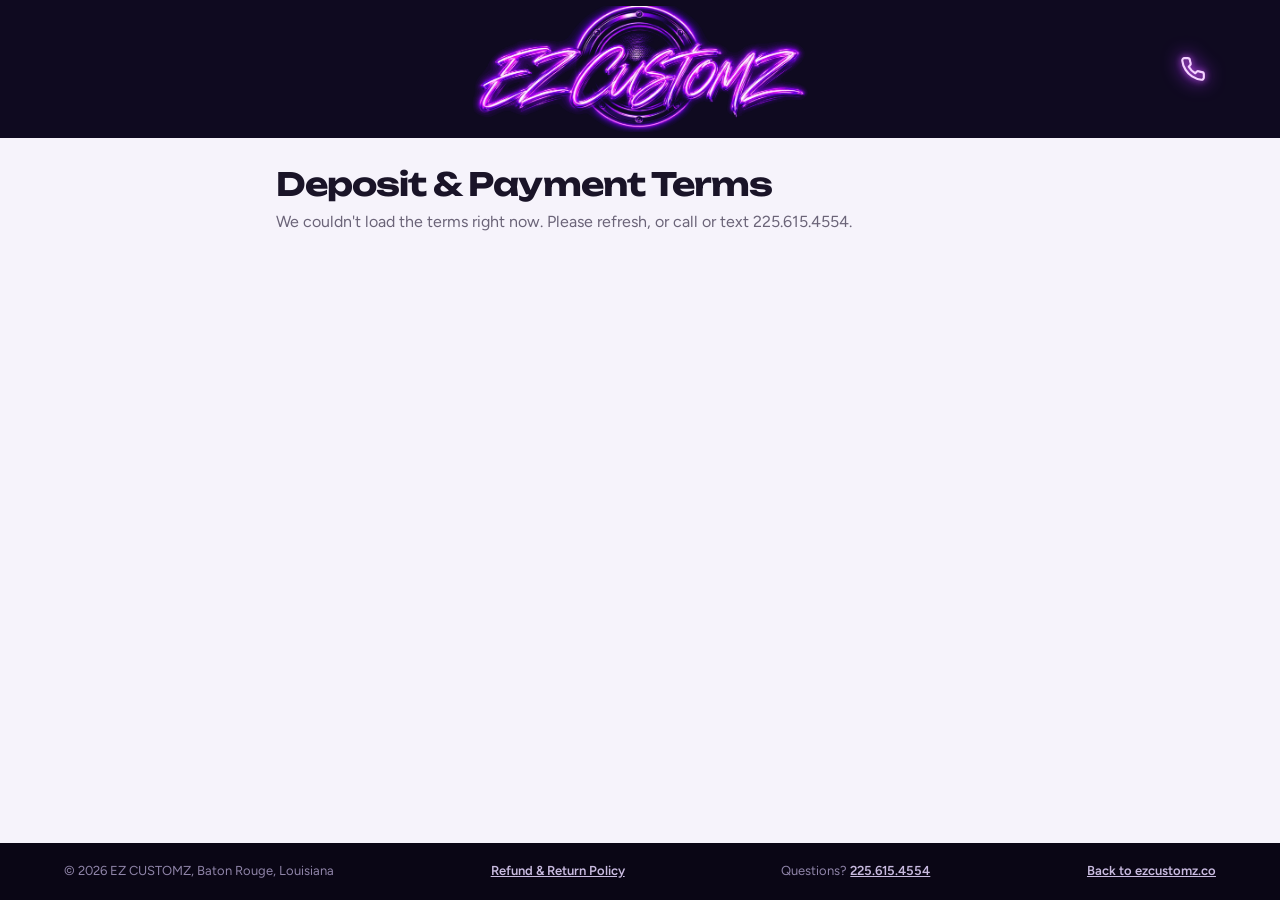
<file: terms.html>
<!DOCTYPE html>
<html lang="en">
<head>
<meta charset="utf-8">
<meta name="viewport" content="width=device-width, initial-scale=1, viewport-fit=cover">
<title>Deposit &amp; Payment Terms | EZ CUSTOMZ</title>
<meta name="description" content="EZ CUSTOMZ deposit and payment terms: nonrefundable deposits, estimates and remaining balance.">
<link rel="canonical" href="https://ezcustomz.co/terms.html">
<meta name="theme-color" content="#0f0a20">
<link rel="icon" href="/favicon.ico" sizes="any">
<link rel="apple-touch-icon" href="/assets/icon-180.png">
<link rel="stylesheet" href="https://fonts.googleapis.com/css2?family=Unbounded:wght@500;700&family=Figtree:wght@400;600;700&display=swap">
<style>
:root{--bg:#f6f3fb;--card:#fff;--ink:#1a1428;--mute:#6b6478;--line:#e3dded;--vio:#8f4fe0;--vio-d:#6d33b8;--soft:#f0e8fb;--night:#0f0a20;--head:'Unbounded','Arial Black',system-ui,sans-serif;--body:'Figtree',system-ui,-apple-system,'Segoe UI',sans-serif}
@media(prefers-color-scheme:dark){:root:not([data-theme="light"]){--bg:#151025;--card:#1e1736;--ink:#f1ecfa;--mute:#a79fb8;--line:#33294f;--soft:#2a1f47;--vio:#a46af0;--vio-d:#b98af5}}
:root[data-theme="dark"]{--bg:#151025;--card:#1e1736;--ink:#f1ecfa;--mute:#a79fb8;--line:#33294f;--soft:#2a1f47;--vio:#a46af0;--vio-d:#b98af5}
*,*::before,*::after{box-sizing:border-box}
body{margin:0;background:var(--bg);color:var(--ink);font:400 16px/1.6 var(--body);min-height:100vh;display:flex;flex-direction:column}
a{color:inherit}:focus-visible{outline:3px solid var(--vio);outline-offset:2px}
header{display:flex;justify-content:space-between;align-items:center;gap:12px;padding:8px clamp(16px,5vw,64px);background:var(--night);color:#fff}
.logo img{height:56px;width:auto;display:block;mix-blend-mode:screen}
.call{text-decoration:none;font-weight:600;font-size:14px;color:#fff;border:1px solid #4a3b72;padding:8px 13px;border-radius:999px;white-space:nowrap}
main{flex:1;width:100%;max-width:760px;margin:0 auto;padding:28px 16px 56px}
h1{font:700 clamp(24px,5vw,32px)/1.15 var(--head);letter-spacing:-.03em;margin:0 0 6px}
.ver{color:var(--mute);margin:0 0 20px}
.card{background:var(--card);border:1px solid var(--line);border-radius:16px;padding:clamp(18px,4vw,30px)}
.card h3{font:600 18px/1.3 var(--head);letter-spacing:-.02em;margin:24px 0 8px;color:var(--vio-d)}.card h3:first-child{margin-top:0}
.card p{margin:0 0 14px}.card ul{margin:0 0 14px;padding-left:22px}.card li{margin:0 0 5px}
footer{background:#0a0615;color:#8f84a8;font-size:13px;padding:18px clamp(16px,6vw,64px);display:flex;justify-content:space-between;gap:10px;flex-wrap:wrap}footer a{color:#c9bbe0;font-weight:600}
@media(max-width:600px){.logo img{height:44px}.call{font-size:13px;padding:7px 11px}}
/* neon header: sign centred, phone icon right */
header{display:grid;grid-template-columns:1fr auto 1fr;padding:6px clamp(14px,5vw,64px)}
.logo{grid-column:2;position:relative;display:block;width:clamp(214px,27vw,340px);aspect-ratio:760/281}
.logo img{display:block;width:100%;height:100%;mix-blend-mode:normal}
.call{grid-column:3;justify-self:end;display:grid;place-items:center;width:46px;height:46px;padding:0;border:0;border-radius:50%;color:#f4d2ff;filter:drop-shadow(0 0 3px #d65cff) drop-shadow(0 0 9px #a72bff)}
.call:hover{background:rgba(167,43,255,.16)}
</style>
</head>
<body>
<header>
  <a class="logo" href="/" aria-label="EZ CUSTOMZ home"><img src="assets/neon-logo.webp" alt="EZ CUSTOMZ" width="760" height="281"></a>
  <a class="call" href="tel:2256154554" aria-label="Call or text 225.615.4554" title="Call or text 225.615.4554"><svg viewBox="0 0 24 24" width="26" height="26" fill="none" stroke="currentColor" stroke-width="2" stroke-linecap="round" stroke-linejoin="round" aria-hidden="true"><path d="M22 16.9v3a2 2 0 0 1-2.2 2 19.8 19.8 0 0 1-8.6-3.1 19.5 19.5 0 0 1-6-6A19.8 19.8 0 0 1 2.1 4.2 2 2 0 0 1 4.1 2h3a2 2 0 0 1 2 1.7c.1 1 .4 1.9.7 2.8a2 2 0 0 1-.5 2.1L8.1 9.9a16 16 0 0 0 6 6l1.3-1.3a2 2 0 0 1 2.1-.4c.9.3 1.8.6 2.8.7a2 2 0 0 1 1.7 2z"/></svg></a>
</header>
<main>
  <h1>Deposit &amp; Payment Terms</h1>
  <p class="ver" id="ver">Loading&hellip;</p>
  <article class="card" id="tx" aria-live="polite"></article>
</main>
<footer><span>&copy; 2026 EZ CUSTOMZ, Baton Rouge, Louisiana</span><a href="/refund.html">Refund &amp; Return Policy</a><span>Questions? <a href="tel:2256154554">225.615.4554</a></span><a href="/">Back to ezcustomz.co</a></footer>
<script>
/* Terms are managed in the admin panel (Terms tab) and stored in Supabase, so this page never needs editing. */
const SUPABASE_URL='https://umvdxjnhzehcoujrishh.supabase.co';
const SUPABASE_ANON_KEY='sb_publishable_bs-39zXRYYVOHmCJeV7mvg_armUMvNH';
const $=id=>document.getElementById(id),esc=s=>String(s??'').replace(/[&<>"']/g,c=>({'&':'&amp;','<':'&lt;','>':'&gt;','"':'&quot;',"'":'&#39;'}[c]));
const md=t=>{let h='',ul=0;for(const l of String(t).split(/\r?\n/)){const x=l.trim();
  if(x.startsWith('- ')){if(!ul){h+='<ul>';ul=1}h+='<li>'+esc(x.slice(2))+'</li>';continue}
  if(ul){h+='</ul>';ul=0}if(!x)continue;h+=x.startsWith('## ')?'<h3>'+esc(x.slice(3))+'</h3>':'<p>'+esc(x)+'</p>'}return h+(ul?'</ul>':'')};
fetch(SUPABASE_URL+'/rest/v1/rpc/get_deposit_terms',{method:'POST',headers:{apikey:SUPABASE_ANON_KEY,'Content-Type':'application/json'},body:'{}'})
  .then(r=>r.ok?r.json():Promise.reject()).then(([t])=>{
    if(!t){$('ver').textContent='Our deposit terms are being finalized. Call or text 225.615.4554 with any questions.';$('tx').hidden=true;return}
    $('ver').textContent='Version '+t.version+(t.published_at?', effective '+new Date(t.published_at).toLocaleDateString('en-US',{month:'long',day:'numeric',year:'numeric',timeZone:'America/Chicago'}):'');
    $('tx').innerHTML=md(t.body)})
  .catch(()=>{$('ver').textContent="We couldn't load the terms right now. Please refresh, or call or text 225.615.4554.";$('tx').hidden=true});
</script>
</body>
</html>
</file>
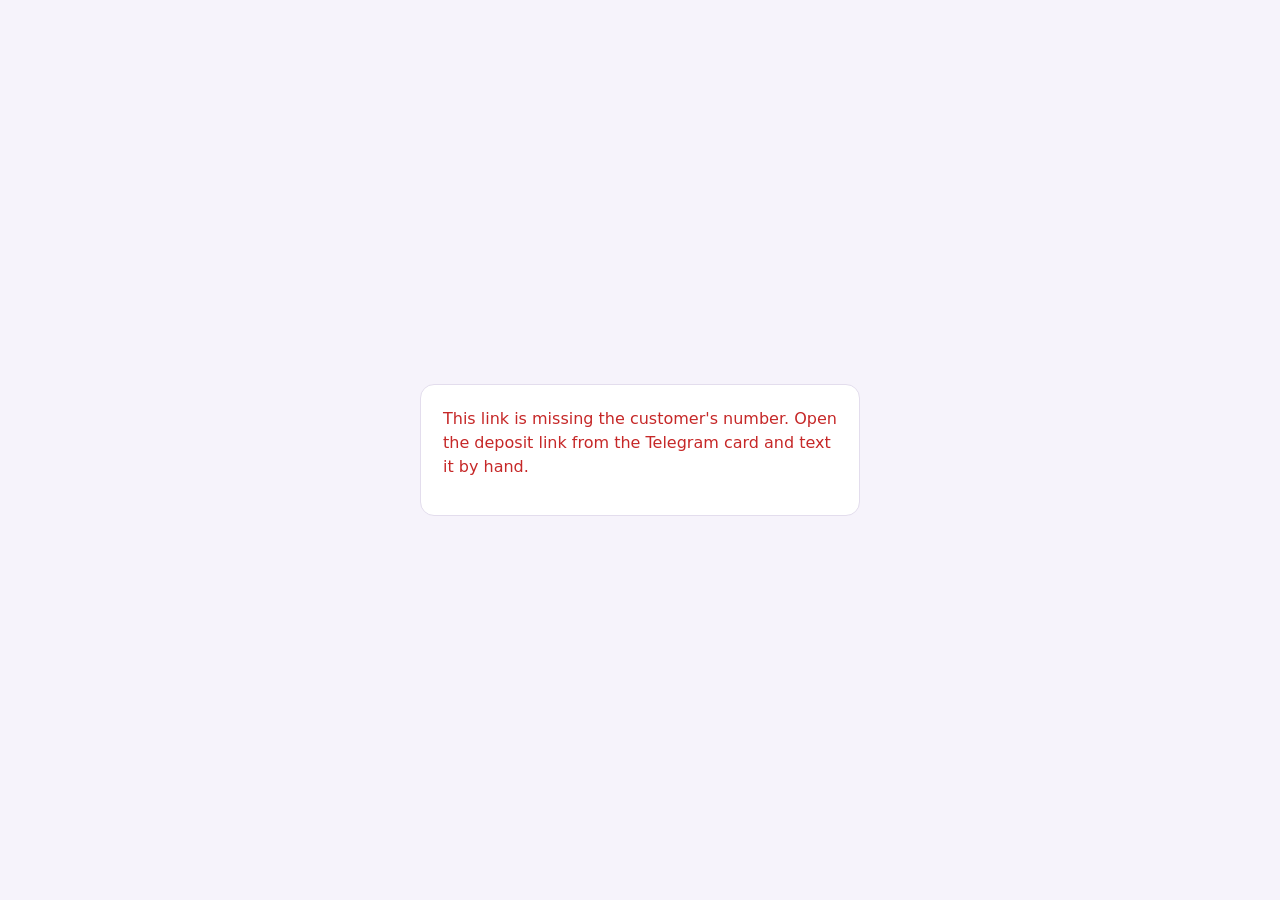
<file: text.html>
<!DOCTYPE html>
<html lang="en">
<head>
<meta charset="utf-8">
<meta name="viewport" content="width=device-width, initial-scale=1, viewport-fit=cover">
<meta name="robots" content="noindex,nofollow">
<meta name="referrer" content="no-referrer">
<title>Text the Customer | EZ CUSTOMZ</title>
<meta name="theme-color" content="#0f0a20">
<link rel="icon" href="/favicon.ico" sizes="any">
<style>
:root{--bg:#f6f3fb;--card:#fff;--ink:#1a1428;--mute:#6b6478;--line:#e3dded;--vio:#8f4fe0;--err:#c62828}
@media(prefers-color-scheme:dark){:root:not([data-theme="light"]){--bg:#151025;--card:#1e1736;--ink:#f1ecfa;--mute:#a79fb8;--line:#33294f;--vio:#a46af0;--err:#ff8a8a}}
:root[data-theme="dark"]{--bg:#151025;--card:#1e1736;--ink:#f1ecfa;--mute:#a79fb8;--line:#33294f;--vio:#a46af0;--err:#ff8a8a}
*{box-sizing:border-box}[hidden]{display:none!important}
body{margin:0;background:var(--bg);color:var(--ink);font:400 16px/1.5 system-ui,-apple-system,'Segoe UI',sans-serif;min-height:100vh;display:grid;place-items:center;padding:16px}
main{background:var(--card);border:1px solid var(--line);border-radius:14px;padding:22px;width:100%;max-width:440px}
h1{font-size:20px;margin:0 0 4px}p{margin:0 0 14px;color:var(--mute)}
pre{white-space:pre-wrap;word-break:break-word;font:inherit;background:var(--bg);border:1px solid var(--line);border-radius:10px;padding:12px;margin:0 0 16px}
a.btn{display:block;text-align:center;background:var(--vio);color:#fff;text-decoration:none;font-weight:700;padding:14px;border-radius:10px}
.err{color:var(--err)}
</style>
</head>
<body>
<!-- Opened from the Telegram bot's "Text it from my phone" button: hands the message to the phone's own Messages app,
     so it goes out from the owner's number. Phone + message ride in the #fragment, which is never sent to any server. -->
<main>
  <div id="ok" hidden>
    <h1>Text <span id="to"></span></h1>
    <p>Opens Messages on your phone with this filled in. Check it and press send.</p>
    <pre id="msg"></pre>
    <a class="btn" id="go">Open Messages</a>
  </div>
  <p class="err" id="bad" hidden>This link is missing the customer's number. Open the deposit link from the Telegram card and text it by hand.</p>
</main>
<script>
const $=id=>document.getElementById(id),q=new URLSearchParams(location.hash.slice(1)),ph=(q.get('p')||'').replace(/[^\d+]/g,''),b=q.get('b')||'';
if(ph.replace(/\D/g,'').length<10){$('bad').hidden=false}else{
  const href=`sms:${ph}?&body=${encodeURIComponent(b)}`; // "?&body=" works on both iPhone and Android
  $('to').textContent=ph;$('msg').textContent=b;$('go').href=href;$('ok').hidden=false;
  location.href=href}
</script>
</body>
</html>
</file>
<file: assets/xmas.css>
/* Christmas theme. Everything is scoped to html.xmas, which assets/xmas.js sets only while the sale is live. */
.xnote,.xsave{display:block}
.xnote[hidden],.xsave[hidden]{display:none}
.xmas{--org:#ff3b4e;--org-d:#d3142b;--glow-o:rgba(255,59,78,.45)}

/* sale strip */
.xstrip{display:flex;justify-content:center;align-items:center;gap:6px 14px;flex-wrap:wrap;padding:8px 14px;color:#fff!important;text-decoration:none;font-size:14px;text-align:center;background:repeating-linear-gradient(-45deg,#c4122a 0 22px,#d9213a 22px 44px);position:relative;z-index:6}
.xstrip b{font:800 15px var(--head,inherit);letter-spacing:.02em;text-transform:uppercase}
.xstrip em{font-style:normal;font-weight:700;background:#fff;color:#a90f24;padding:2px 9px;border-radius:99px;font-size:12px}
.xstrip:hover span{text-decoration:underline}

/* header: bulbs + hat on the neon sign */
.xmas header{position:relative;z-index:5}
.xl{position:relative;z-index:5;height:0;overflow:visible;pointer-events:none}
.xl{display:flex;overflow-x:clip}
.xl-s{flex:none;display:block}
.xb path{filter:drop-shadow(0 0 7px var(--c))}
.xb{animation:xtw 1.5s ease-in-out infinite alternate}
@keyframes xtw{from{opacity:1}to{opacity:.7}}
.xmas .logo{position:relative}
.xmas .logo .xhat{position:absolute;width:clamp(26px,12%,44px)!important;height:auto!important;inset:auto;left:7%;top:19%;transform:rotate(-14deg);pointer-events:none;z-index:3;filter:drop-shadow(0 2px 4px rgba(0,0,0,.5))}

/* hero */
.xtag{display:inline-flex;align-items:center;gap:9px;margin:0 0 14px;padding:5px 13px 5px 5px;border-radius:99px;color:#fff;font-size:14px;font-weight:600;background:rgba(10,8,22,.62);border:1px solid rgba(255,255,255,.2);backdrop-filter:blur(6px)}
.xmas .hero .xtag{white-space:nowrap}
.xmas .hero .xtag span{color:#fff;padding:3px 10px;border-radius:99px;background:#d9213a;font-weight:800;font-size:12px;letter-spacing:.03em;text-transform:uppercase}
.xmas .hero{overflow:hidden}
.xo{position:absolute;top:0;z-index:2;display:flex;flex-direction:column;align-items:center;transform-origin:top center;animation:xsw 4.2s ease-in-out infinite alternate;pointer-events:none}
.xo i{display:block;width:2px;background:rgba(255,255,255,.55)}
.xo svg{display:block;width:44px;margin-top:-1px;filter:drop-shadow(0 6px 12px rgba(0,0,0,.5))}
.o1{right:7%;top:22px}.o2{right:15%;top:22px;animation-delay:-1.4s}.o2 svg{width:58px}.o3{right:23%;top:22px;animation-delay:-2.6s}.o3 svg{width:36px}
@keyframes xsw{from{transform:rotate(-4deg)}to{transform:rotate(4deg)}}
.xsl{position:absolute;z-index:1;top:58px;left:0;width:clamp(170px,22vw,300px);opacity:0;filter:drop-shadow(0 0 7px rgba(255,255,255,.5));animation:xfly 24s linear infinite;pointer-events:none}
.xsl svg{display:block;width:100%;transform:scaleX(-1)}
@keyframes xfly{0%{transform:translate(-110%,14px);opacity:0}2%{opacity:.9}40%{opacity:.9}44%{transform:translate(110vw,-40px);opacity:0}100%{transform:translate(110vw,-40px);opacity:0}}
/* the art faces left; flipped above so it flies left to right */

/* candy-cane and evergreen accents */
.xmas .wrap>h2::after,.xmas .gal h2::after{background:repeating-linear-gradient(-45deg,#d9213a 0 8px,#fff 8px 16px);height:5px}
.xmas .amt{background:linear-gradient(90deg,#fff,#ffc1c8);-webkit-background-clip:text;background-clip:text}
.xmas .group{border-left-color:#1fae5f}
.xmas .day.sel{background:linear-gradient(135deg,#ff3b4e,#b50f25)}
.xmas .btn:not(.alt){background:linear-gradient(135deg,#e0202f,#a90f24)!important;box-shadow:0 10px 26px -10px rgba(224,32,47,.8)!important}
.xmas .btn:not(.alt):hover{background:linear-gradient(135deg,#f23a48,#c4122a)!important}
.xmas .type span s{color:#9a93ad;margin-right:3px}
.xmas .type:has(input:checked)::after{color:#2fe07a}
.xmas .pg .tag{background:#1fae5f!important}
.xmas .type:has(input:checked),.xmas .pg button[aria-pressed=true]{border-color:#2fe07a!important;background:rgba(31,174,95,.16)!important;box-shadow:inset 0 0 0 1px #2fe07a,0 10px 24px -14px rgba(47,224,122,.7)!important}
.xmas .pg .now,.xmas main .pg .now{color:#ff6b78}
.xmas .pg .old{text-decoration-color:#ff3b4e}
.xnote{margin:2px 0 12px;font-weight:600;font-size:14px;color:#ff8d98}
.xsave{margin:0 0 8px;padding:6px 10px;border-radius:8px;font-weight:700;font-size:14px;color:#07331b;background:#5ff09c}

/* page bottom */
.xdrift{position:relative;height:70px;margin-top:40px;pointer-events:none;z-index:2}
.xdrift>svg{position:absolute;inset:auto 0 -1px;width:100%;height:70px;display:block}
.xgifts{position:absolute;right:clamp(16px,8vw,120px);bottom:26px;display:flex;align-items:flex-end;z-index:-1}
.xg{width:64px;margin-left:-6px;filter:drop-shadow(0 4px 8px rgba(0,0,0,.4))}
.xg.b{width:46px}.xg.c{width:54px}
.xmas footer.xf{border-top:0;background:#f4f7ff;color:#241a3a;position:relative;z-index:2}
.xmas footer.xf a{color:#5b21b6}

.xsnow{position:fixed;inset:0;width:100%;height:100%;z-index:40;pointer-events:none}

@media(max-width:700px){.xmas .hero .xtag{font-size:12.5px;gap:7px}.xmas .hero .xtag span{font-size:10.5px;padding:3px 8px}
  .xstrip{font-size:13px;padding:7px 10px}.xstrip b{font-size:13px}
  .o1{right:3%}.o2{right:13%}.o3{display:none}.o2 svg{width:44px}.o1 svg{width:34px}.xg{width:46px}.xg.b{width:34px}.xg.c{width:40px}}
@media(prefers-reduced-motion:reduce){.xb,.xo{animation:none}.xsl{display:none}}
</file>
